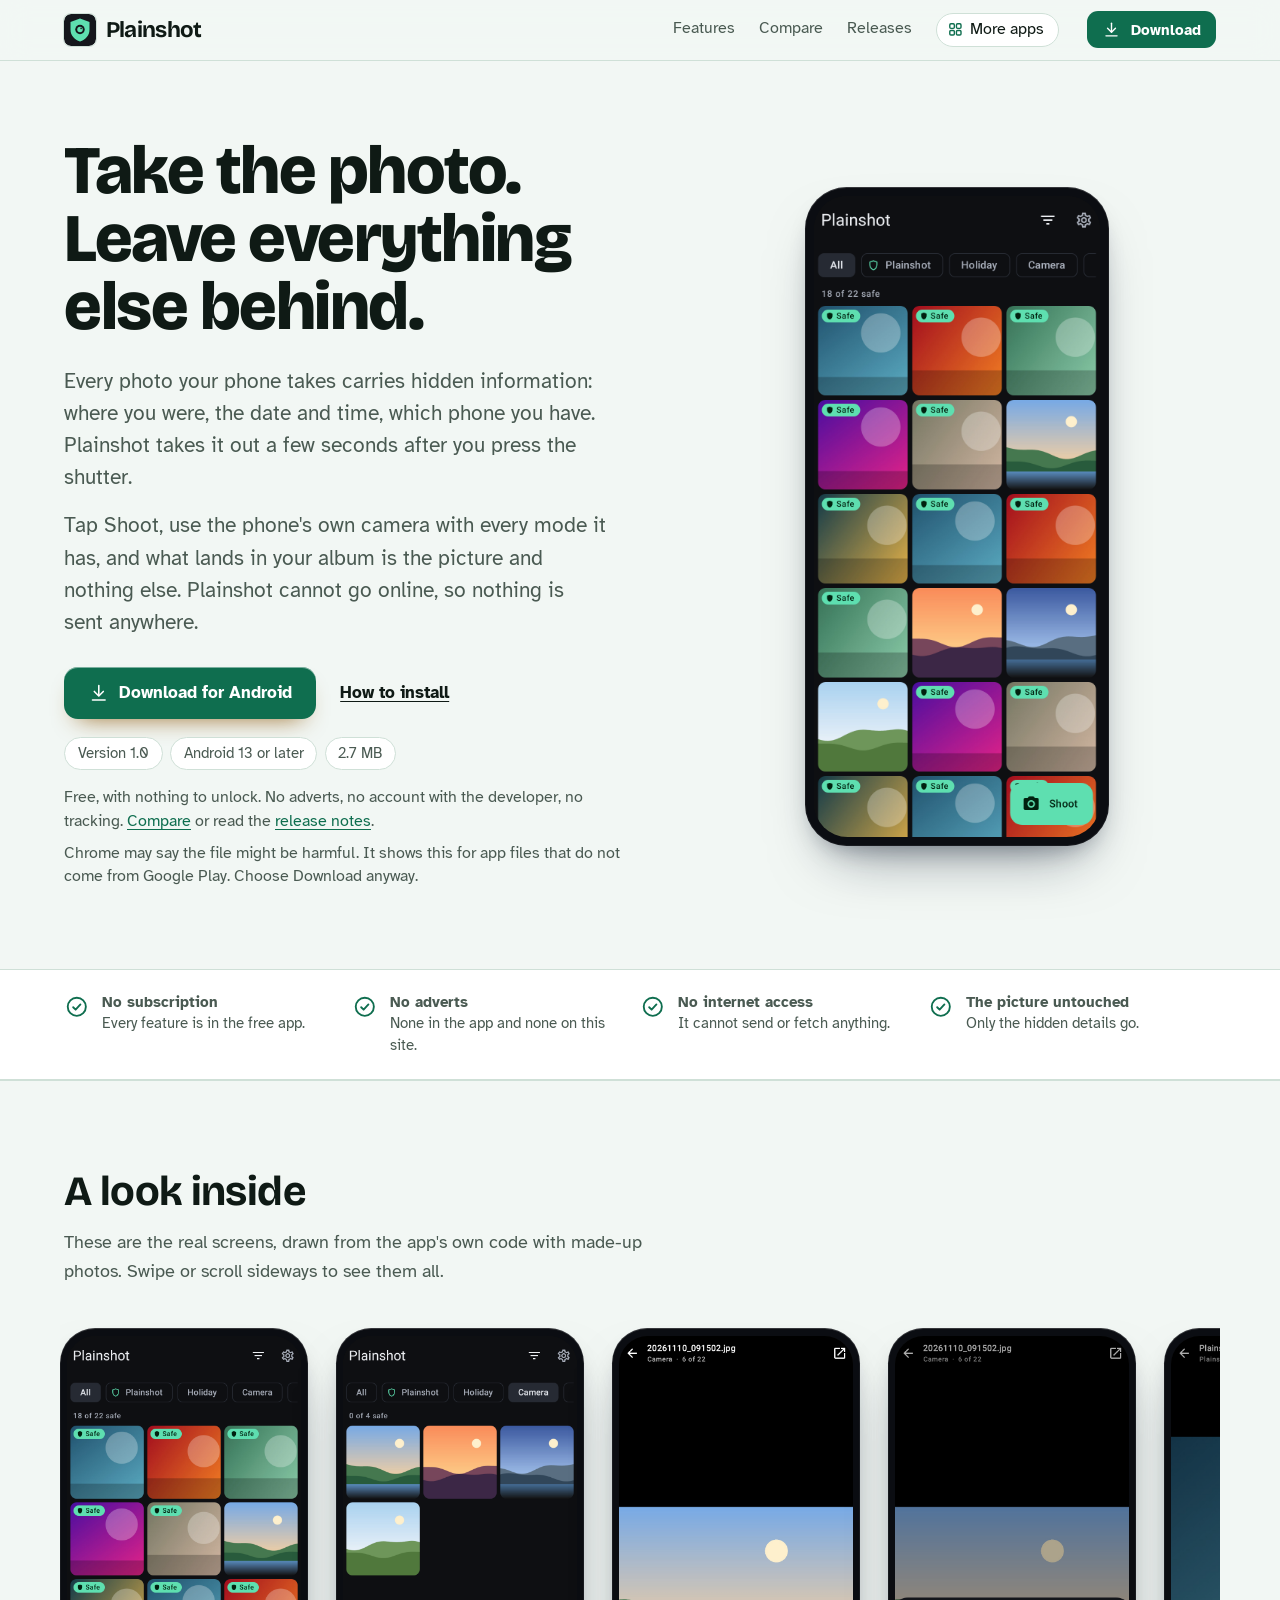
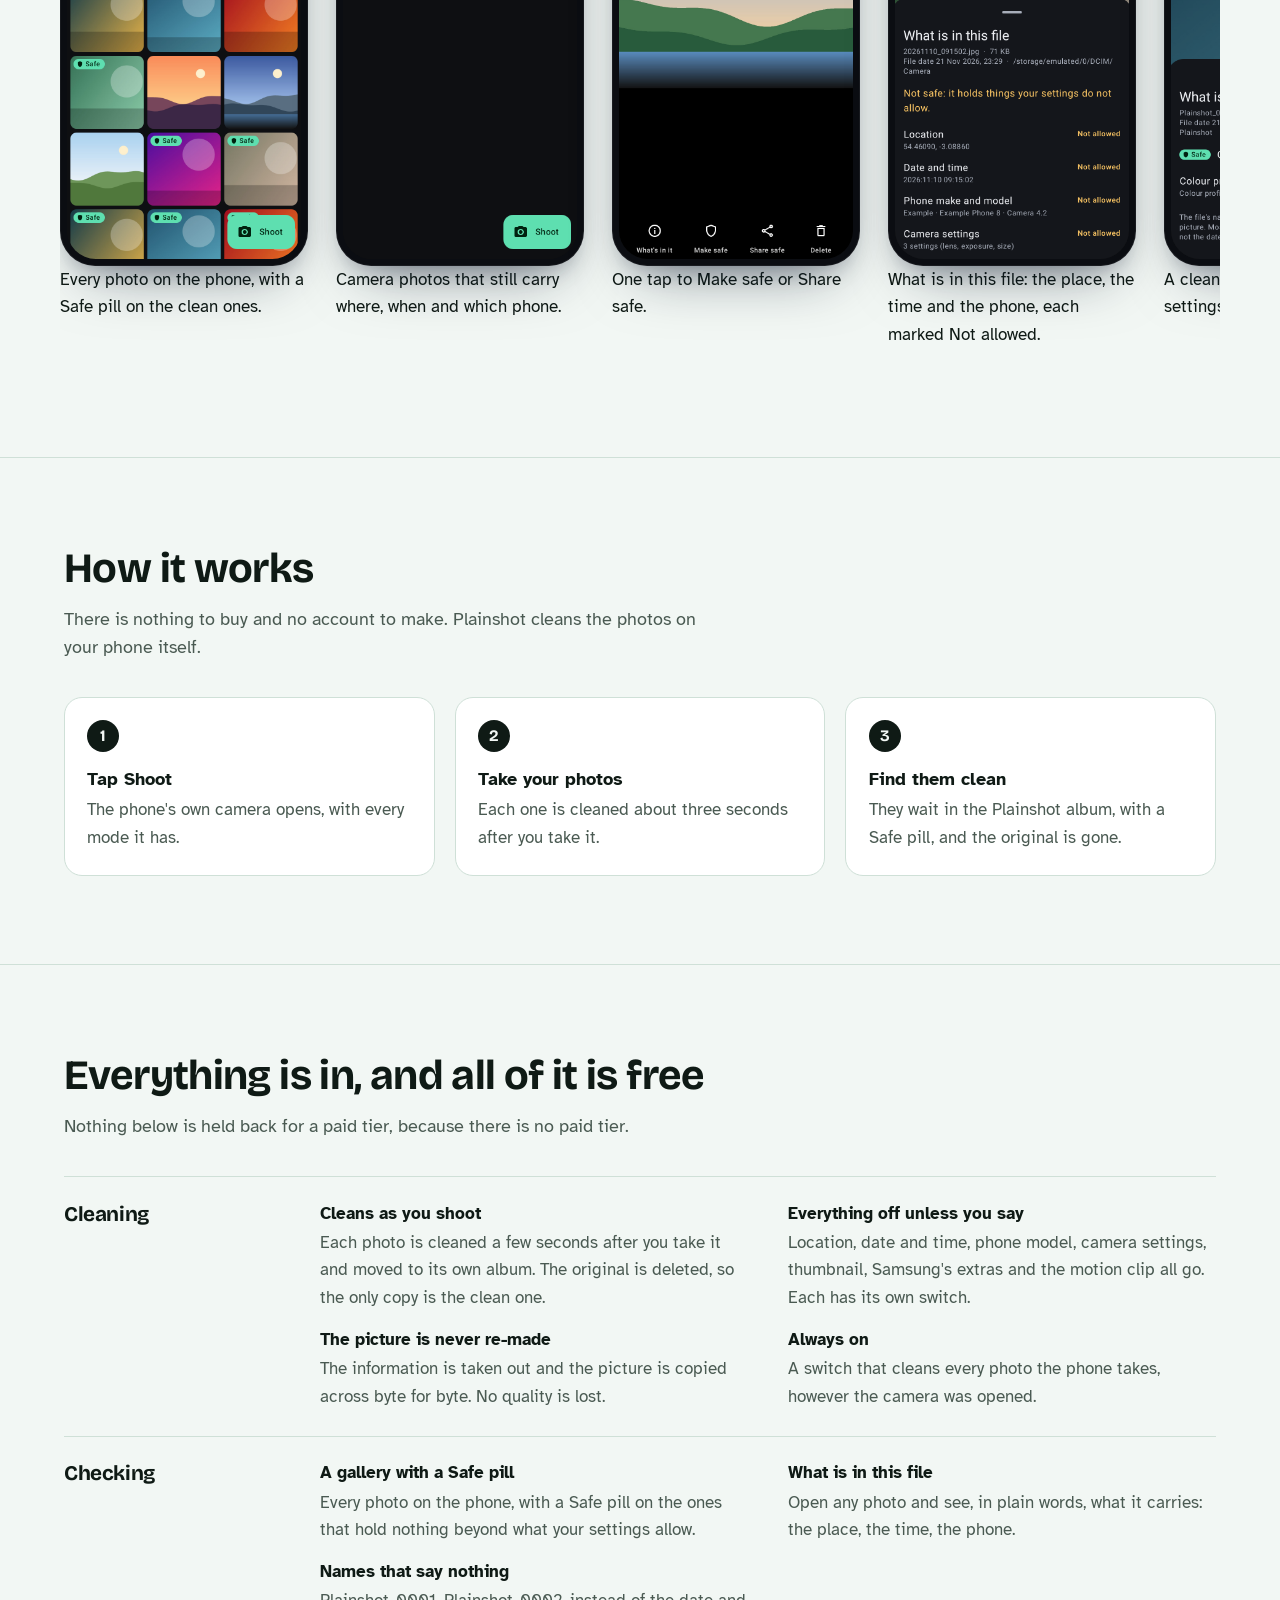
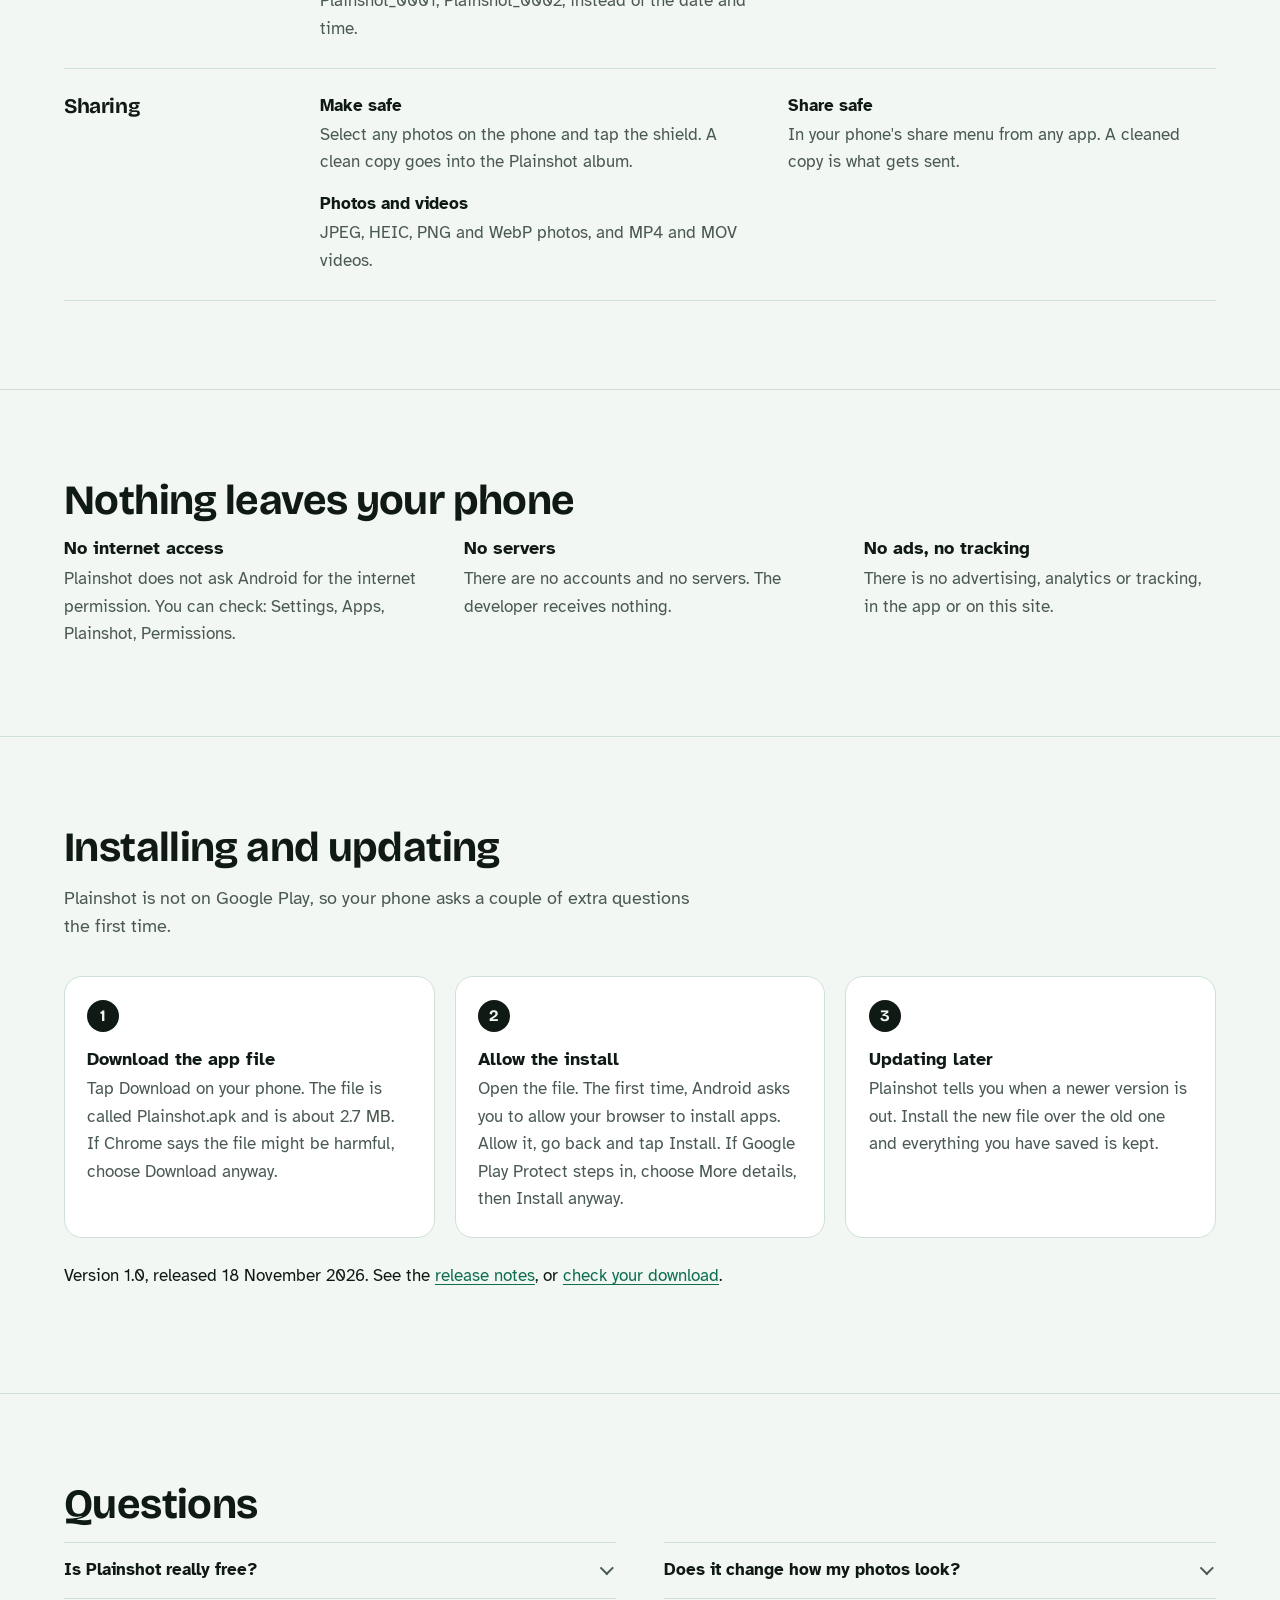
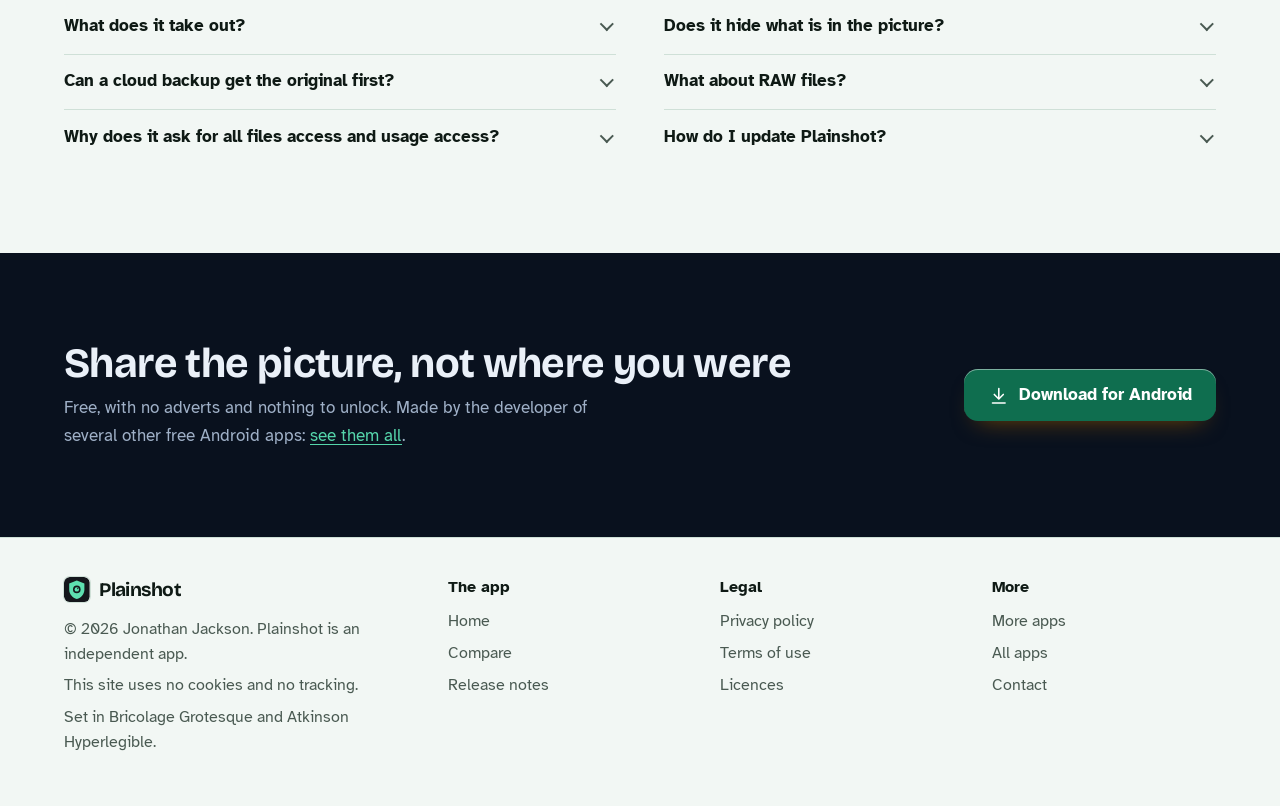
<file: index.html>
<!DOCTYPE html>
<html lang="en-GB">
<head>
<meta charset="utf-8">
<meta name="viewport" content="width=device-width, initial-scale=1">
<title>Plainshot: take the photo, leave the hidden details behind</title>
<meta name="description" content="Plainshot is a free Android app that takes the location, date and phone details out of every photo a few seconds after you take it. It has no internet access at all. No adverts, no account.">
<meta name="author" content="Jonathan Jackson">
<link rel="canonical" href="https://customgpter.github.io/plainshot/">
<meta name="theme-color" content="#f2f7f4" media="(prefers-color-scheme: light)">
<meta name="theme-color" content="#0e0f12" media="(prefers-color-scheme: dark)">
<meta property="og:type" content="website">
<meta property="og:site_name" content="Plainshot">
<meta property="og:title" content="Plainshot: take the photo, leave the hidden details behind">
<meta property="og:description" content="Plainshot is a free Android app that takes the location, date and phone details out of every photo a few seconds after you take it. It has no internet access at all. No adverts, no account.">
<meta property="og:url" content="https://customgpter.github.io/plainshot/">
<meta property="og:image" content="https://customgpter.github.io/plainshot/assets/og.png">
<meta property="og:image:width" content="1200">
<meta property="og:image:height" content="630">
<meta property="og:image:alt" content="Plainshot&#x27;s gallery, with a Safe pill on the cleaned photos">
<meta property="og:locale" content="en_GB">
<meta name="twitter:card" content="summary_large_image">
<link rel="icon" href="./assets/favicon.svg" type="image/svg+xml">
<link rel="apple-touch-icon" href="./assets/apple-touch-icon.png">
<link rel="preload" href="./assets/fonts/bricolage-grotesque-latin.woff2" as="font" type="font/woff2" crossorigin>
<link rel="preload" href="./assets/fonts/atkinson-hyperlegible-latin-400-normal.woff2" as="font" type="font/woff2" crossorigin>
<link rel="stylesheet" href="./assets/site.css?v=1">
<link rel="stylesheet" href="./assets/house.css?v=1">
<link rel="stylesheet" href="./assets/apps-list.css?v=1">
<script src="./assets/apps-list.js?v=1" defer></script>
<script type="application/ld+json">{"@context":"https://schema.org","@type":"SoftwareApplication","name":"Plainshot","url":"https://customgpter.github.io/plainshot/","description":"Plainshot is a free Android app that takes the location, date and phone details out of every photo a few seconds after you take it. It has no internet access at all. No adverts, no account.","applicationCategory":"PhotographyApplication","operatingSystem":"Android 13 or later","softwareVersion":"1.0","downloadUrl":"https://github.com/CustomGPTer/plainshot/releases/latest/download/Plainshot.apk","releaseNotes":"https://customgpter.github.io/plainshot/releases.html","offers":{"@type":"Offer","price":"0","priceCurrency":"GBP"},"inLanguage":"en-GB","image":"https://customgpter.github.io/plainshot/assets/og.png","featureList":["Cleans as you shoot","Everything off unless you say","The picture is never re-made","Always on","A gallery with a Safe pill","What is in this file","Names that say nothing","Make safe","Share safe","Photos and videos"],"author":{"@type":"Person","name":"Jonathan Jackson"}}</script>
<script type="application/ld+json">{"@context":"https://schema.org","@type":"FAQPage","mainEntity":[{"@type":"Question","name":"Is Plainshot really free?","acceptedAnswer":{"@type":"Answer","text":"Yes. There is no paid version, no subscription and no adverts. See the comparison."}},{"@type":"Question","name":"Does it change how my photos look?","acceptedAnswer":{"@type":"Answer","text":"No. It uses the phone's own camera, and the picture is copied across byte for byte. Only the hidden information is taken out."}},{"@type":"Question","name":"What does it take out?","acceptedAnswer":{"@type":"Answer","text":"Location, date and time, phone model, camera settings, the small preview, Samsung's extras and the motion clip. Each can be kept with its own switch."}},{"@type":"Question","name":"Does it hide what is in the picture?","acceptedAnswer":{"@type":"Answer","text":"No. A street sign, a face or a reflection in the picture is still in the picture."}},{"@type":"Question","name":"Can a cloud backup get the original first?","acceptedAnswer":{"@type":"Answer","text":"It can. The camera saves each shot with its information and Plainshot cleans it about three seconds later. A backup that uploads the instant a photo is saved could take the original."}},{"@type":"Question","name":"What about RAW files?","acceptedAnswer":{"@type":"Answer","text":"They are left where the camera put them and never get the Safe pill. HEIC photos keep their rotation and colour, because in a HEIC file those are part of the picture."}},{"@type":"Question","name":"Why does it ask for all files access and usage access?","acceptedAnswer":{"@type":"Answer","text":"All files access lets it clean photos in the Camera folder. Usage access lets it see when the camera closes. Android locks usage access for downloaded apps; the app shows how to allow it."}},{"@type":"Question","name":"How do I update Plainshot?","acceptedAnswer":{"@type":"Answer","text":"Plainshot has no internet access, so it cannot tell you about new versions. Look at the release notes now and then, and install a new version over the old one."}}]}</script>
</head>
<body>
<a class="skip" href="#main">Skip to content</a>
<header class="masthead">
<div class="wrap">
<a class="brand" href="./" aria-label="Plainshot home"><svg viewBox="0 0 64 64" aria-hidden="true"><rect width="64" height="64" rx="14" fill="#15171c"/><path d="M32 9l19 7v15c0 12-8 20.5-19 24-11-3.5-19-12-19-24V16z" fill="#5edfb0"/><circle cx="32" cy="31" r="9.5" fill="#15171c"/><circle cx="32" cy="31" r="5.5" fill="#5edfb0"/><circle cx="34.2" cy="28.8" r="1.6" fill="#15171c"/></svg><span>Plainshot</span></a>
<nav aria-label="Main"><ul><li><a href="./#features">Features</a></li><li><a href="./compare.html">Compare</a></li><li><a href="./releases.html">Releases</a></li><li><a class="more-apps" href="./more-apps.html"><svg class="ico" viewBox="0 0 24 24" aria-hidden="true"><rect x="4" y="4" width="6.5" height="6.5" rx="1.6"/><rect x="13.5" y="4" width="6.5" height="6.5" rx="1.6"/><rect x="4" y="13.5" width="6.5" height="6.5" rx="1.6"/><rect x="13.5" y="13.5" width="6.5" height="6.5" rx="1.6"/></svg>More apps</a></li></ul></nav>
<a class="button small" href="https://github.com/CustomGPTer/plainshot/releases/latest/download/Plainshot.apk"><svg class="ico" viewBox="0 0 24 24" aria-hidden="true"><path d="M12 4v11"/><path d="M7 10.5l5 5 5-5"/><path d="M5 20h14"/></svg>Download</a>
</div>
</header>
<main id="main">
<div class="hero">
<div class="wrap hero-grid">
<div class="hero-copy">
<h1>Take the photo. Leave everything else behind.</h1>
<p class="lede">Every photo your phone takes carries hidden information: where you were, the date and time, which phone you have. Plainshot takes it out a few seconds after you press the shutter.</p><p class="lede">Tap Shoot, use the phone's own camera with every mode it has, and what lands in your album is the picture and nothing else. Plainshot cannot go online, so nothing is sent anywhere.</p>

<p class="get" id="download"><a class="button" href="https://github.com/CustomGPTer/plainshot/releases/latest/download/Plainshot.apk"><svg class="ico" viewBox="0 0 24 24" aria-hidden="true"><path d="M12 4v11"/><path d="M7 10.5l5 5 5-5"/><path d="M5 20h14"/></svg>Download for Android</a><a class="aside" href="#install">How to install</a></p>
<ul class="pills"><li>Version 1.0</li><li>Android 13 or later</li><li>2.7 MB</li></ul>
<p class="facts">Free, with nothing to unlock. No adverts, no account with the developer, no tracking. <a href="compare.html">Compare</a> or read the <a href="releases.html">release notes</a>.</p>
<p class="facts">Chrome may say the file might be harmful. It shows this for app files that do not come from Google Play. Choose Download anyway.</p>
</div>
<div class="hero-phone"><div class="phone"><img src="./assets/screens/gallery.png" alt="Every photo on the phone, with a Safe pill on the clean ones." width="393" height="852" fetchpriority="high"></div></div>
</div>
</div>

<section class="promises" aria-label="In short">
<div class="wrap"><ul><li><svg class="ico" viewBox="0 0 24 24" aria-hidden="true"><circle cx="12" cy="12" r="8.5"/><path d="M8.6 12.4l2.3 2.3 4.5-4.9"/></svg><span><b>No subscription</b><span>Every feature is in the free app.</span></span></li><li><svg class="ico" viewBox="0 0 24 24" aria-hidden="true"><circle cx="12" cy="12" r="8.5"/><path d="M8.6 12.4l2.3 2.3 4.5-4.9"/></svg><span><b>No adverts</b><span>None in the app and none on this site.</span></span></li><li><svg class="ico" viewBox="0 0 24 24" aria-hidden="true"><circle cx="12" cy="12" r="8.5"/><path d="M8.6 12.4l2.3 2.3 4.5-4.9"/></svg><span><b>No internet access</b><span>It cannot send or fetch anything.</span></span></li><li><svg class="ico" viewBox="0 0 24 24" aria-hidden="true"><circle cx="12" cy="12" r="8.5"/><path d="M8.6 12.4l2.3 2.3 4.5-4.9"/></svg><span><b>The picture untouched</b><span>Only the hidden details go.</span></span></li></ul></div>
</section>

<section id="screens" aria-labelledby="screens-h">
<div class="wrap">
<h2 id="screens-h">A look inside</h2>
<p class="intro">These are the real screens, drawn from the app&#x27;s own code with made-up photos. Swipe or scroll sideways to see them all.</p>
<div class="gallery" tabindex="0" role="region" aria-label="Screens from Plainshot"><figure class="shot"><div class="phone"><img src="./assets/screens/gallery.png" alt="Every photo on the phone, with a Safe pill on the clean ones." width="393" height="852" loading="eager" decoding="async"></div><figcaption>Every photo on the phone, with a Safe pill on the clean ones.</figcaption></figure><figure class="shot"><div class="phone"><img src="./assets/screens/camera.png" alt="Camera photos that still carry where, when and which phone." width="393" height="852" loading="eager" decoding="async"></div><figcaption>Camera photos that still carry where, when and which phone.</figcaption></figure><figure class="shot"><div class="phone"><img src="./assets/screens/viewer.png" alt="One tap to Make safe or Share safe." width="393" height="852" loading="eager" decoding="async"></div><figcaption>One tap to Make safe or Share safe.</figcaption></figure><figure class="shot"><div class="phone"><img src="./assets/screens/info.png" alt="What is in this file: the place, the time and the phone, each marked Not allowed." width="393" height="852" loading="eager" decoding="async"></div><figcaption>What is in this file: the place, the time and the phone, each marked Not allowed.</figcaption></figure><figure class="shot"><div class="phone"><img src="./assets/screens/info-safe.png" alt="A cleaned photo: only what your settings allow." width="393" height="852" loading="eager" decoding="async"></div><figcaption>A cleaned photo: only what your settings allow.</figcaption></figure><figure class="shot"><div class="phone"><img src="./assets/screens/settings.png" alt="Everything is taken out, unless you switch it on here." width="393" height="852" loading="eager" decoding="async"></div><figcaption>Everything is taken out, unless you switch it on here.</figcaption></figure><figure class="shot"><div class="phone"><img src="./assets/screens/more.png" alt="Videos, file dates and the Plainshot album." width="393" height="852" loading="eager" decoding="async"></div><figcaption>Videos, file dates and the Plainshot album.</figcaption></figure><figure class="shot"><div class="phone"><img src="./assets/screens/setup.png" alt="Setting up: the three switches Plainshot needs, and why." width="393" height="852" loading="eager" decoding="async"></div><figcaption>Setting up: the three switches Plainshot needs, and why.</figcaption></figure></div>
</div>
</section>

<section id="how" aria-labelledby="how-h">
<div class="wrap">
<h2 id="how-h">How it works</h2>
<p class="intro">There is nothing to buy and no account to make. Plainshot cleans the photos on your phone itself.</p>
<ol class="steps"><li><h3>Tap Shoot</h3><p>The phone's own camera opens, with every mode it has.</p></li><li><h3>Take your photos</h3><p>Each one is cleaned about three seconds after you take it.</p></li><li><h3>Find them clean</h3><p>They wait in the Plainshot album, with a Safe pill, and the original is gone.</p></li></ol>
</div>
</section>

<section id="features" aria-labelledby="features-h">
<div class="wrap">
<h2 id="features-h">Everything is in, and all of it is free</h2>
<p class="intro">Nothing below is held back for a paid tier, because there is no paid tier.</p>
<div class="groups"><div class="group"><h3>Cleaning</h3><dl><div><dt>Cleans as you shoot</dt><dd>Each photo is cleaned a few seconds after you take it and moved to its own album. The original is deleted, so the only copy is the clean one.</dd></div><div><dt>Everything off unless you say</dt><dd>Location, date and time, phone model, camera settings, thumbnail, Samsung's extras and the motion clip all go. Each has its own switch.</dd></div><div><dt>The picture is never re-made</dt><dd>The information is taken out and the picture is copied across byte for byte. No quality is lost.</dd></div><div><dt>Always on</dt><dd>A switch that cleans every photo the phone takes, however the camera was opened.</dd></div></dl></div><div class="group"><h3>Checking</h3><dl><div><dt>A gallery with a Safe pill</dt><dd>Every photo on the phone, with a Safe pill on the ones that hold nothing beyond what your settings allow.</dd></div><div><dt>What is in this file</dt><dd>Open any photo and see, in plain words, what it carries: the place, the time, the phone.</dd></div><div><dt>Names that say nothing</dt><dd>Plainshot_0001, Plainshot_0002, instead of the date and time.</dd></div></dl></div><div class="group"><h3>Sharing</h3><dl><div><dt>Make safe</dt><dd>Select any photos on the phone and tap the shield. A clean copy goes into the Plainshot album.</dd></div><div><dt>Share safe</dt><dd>In your phone's share menu from any app. A cleaned copy is what gets sent.</dd></div><div><dt>Photos and videos</dt><dd>JPEG, HEIC, PNG and WebP photos, and MP4 and MOV videos.</dd></div></dl></div></div>
</div>
</section>

<section id="privacy" aria-labelledby="privacy-h">
<div class="wrap">
<h2 id="privacy-h">Nothing leaves your phone</h2>
<ul class="plain"><li><h3>No internet access</h3><p>Plainshot does not ask Android for the internet permission. You can check: Settings, Apps, Plainshot, Permissions.</p></li><li><h3>No servers</h3><p>There are no accounts and no servers. The developer receives nothing.</p></li><li><h3>No ads, no tracking</h3><p>There is no advertising, analytics or tracking, in the app or on this site.</p></li></ul>
</div>
</section>

<section id="install" aria-labelledby="install-h">
<div class="wrap">
<h2 id="install-h">Installing and updating</h2>
<p class="intro">Plainshot is not on Google Play, so your phone asks a couple of extra questions the first time.</p>
<ol class="steps"><li><h3>Download the app file</h3><p>Tap Download on your phone. The file is called Plainshot.apk and is about 2.7 MB. If Chrome says the file might be harmful, choose Download anyway.</p></li><li><h3>Allow the install</h3><p>Open the file. The first time, Android asks you to allow your browser to install apps. Allow it, go back and tap Install. If Google Play Protect steps in, choose More details, then Install anyway.</p></li><li><h3>Updating later</h3><p>Plainshot tells you when a newer version is out. Install the new file over the old one and everything you have saved is kept.</p></li></ol>
<p class="after-table">Version 1.0, released 18 November 2026. See the <a href="releases.html">release notes</a>, or <a href="releases.html#checking">check your download</a>.</p>
</div>
</section>

<section id="questions" aria-labelledby="questions-h">
<div class="wrap">
<h2 id="questions-h">Questions</h2>
<div class="faq"><details><summary>Is Plainshot really free?</summary><p>Yes. There is no paid version, no subscription and no adverts. <a href="compare.html">See the comparison</a>.</p></details><details><summary>Does it change how my photos look?</summary><p>No. It uses the phone's own camera, and the picture is copied across byte for byte. Only the hidden information is taken out.</p></details><details><summary>What does it take out?</summary><p>Location, date and time, phone model, camera settings, the small preview, Samsung's extras and the motion clip. Each can be kept with its own switch.</p></details><details><summary>Does it hide what is in the picture?</summary><p>No. A street sign, a face or a reflection in the picture is still in the picture.</p></details><details><summary>Can a cloud backup get the original first?</summary><p>It can. The camera saves each shot with its information and Plainshot cleans it about three seconds later. A backup that uploads the instant a photo is saved could take the original.</p></details><details><summary>What about RAW files?</summary><p>They are left where the camera put them and never get the Safe pill. HEIC photos keep their rotation and colour, because in a HEIC file those are part of the picture.</p></details><details><summary>Why does it ask for all files access and usage access?</summary><p>All files access lets it clean photos in the Camera folder. Usage access lets it see when the camera closes. Android locks usage access for downloaded apps; the app shows how to allow it.</p></details><details><summary>How do I update Plainshot?</summary><p>Plainshot has no internet access, so it cannot tell you about new versions. Look at the release notes now and then, and install a new version over the old one.</p></details></div>
</div>
</section>

<section class="closing" aria-labelledby="closing-h">
<div class="wrap">
<div><h2 id="closing-h">Share the picture, not where you were</h2><p>Free, with no adverts and nothing to unlock. Made by the developer of several other free Android apps: <a href="more-apps.html">see them all</a>.</p></div>
<a class="button" href="https://github.com/CustomGPTer/plainshot/releases/latest/download/Plainshot.apk"><svg class="ico" viewBox="0 0 24 24" aria-hidden="true"><path d="M12 4v11"/><path d="M7 10.5l5 5 5-5"/><path d="M5 20h14"/></svg>Download for Android</a>
</div>
</section>
</main>
<footer class="colophon">
<div class="wrap">
<div>
<a class="brand" href="./" aria-label="Plainshot home"><svg viewBox="0 0 64 64" aria-hidden="true"><rect width="64" height="64" rx="14" fill="#15171c"/><path d="M32 9l19 7v15c0 12-8 20.5-19 24-11-3.5-19-12-19-24V16z" fill="#5edfb0"/><circle cx="32" cy="31" r="9.5" fill="#15171c"/><circle cx="32" cy="31" r="5.5" fill="#5edfb0"/><circle cx="34.2" cy="28.8" r="1.6" fill="#15171c"/></svg><span>Plainshot</span></a>
<p>&copy; 2026 Jonathan Jackson. Plainshot is an independent app.</p>
<p>This site uses no cookies and no tracking.</p>
<p>Set in Bricolage Grotesque and Atkinson Hyperlegible.</p>
</div>
<nav aria-label="The app"><h2>The app</h2><ul>
<li><a href="./">Home</a></li>
<li><a href="./compare.html">Compare</a></li>
<li><a href="./releases.html">Release notes</a></li>

</ul></nav>
<nav aria-label="Legal"><h2>Legal</h2><ul>
<li><a href="./privacy.html">Privacy policy</a></li>
<li><a href="./terms.html">Terms of use</a></li>
<li><a href="./licences.html">Licences</a></li>
</ul></nav>
<nav aria-label="More"><h2>More</h2><ul>
<li><a href="./more-apps.html">More apps</a></li>
<li><a href="https://customgpter.github.io/">All apps</a></li>
<li><a href="https://github.com/CustomGPTer/plainshot/issues">Contact</a></li>
</ul></nav>
</div>
</footer>
</body>
</html>
</file>
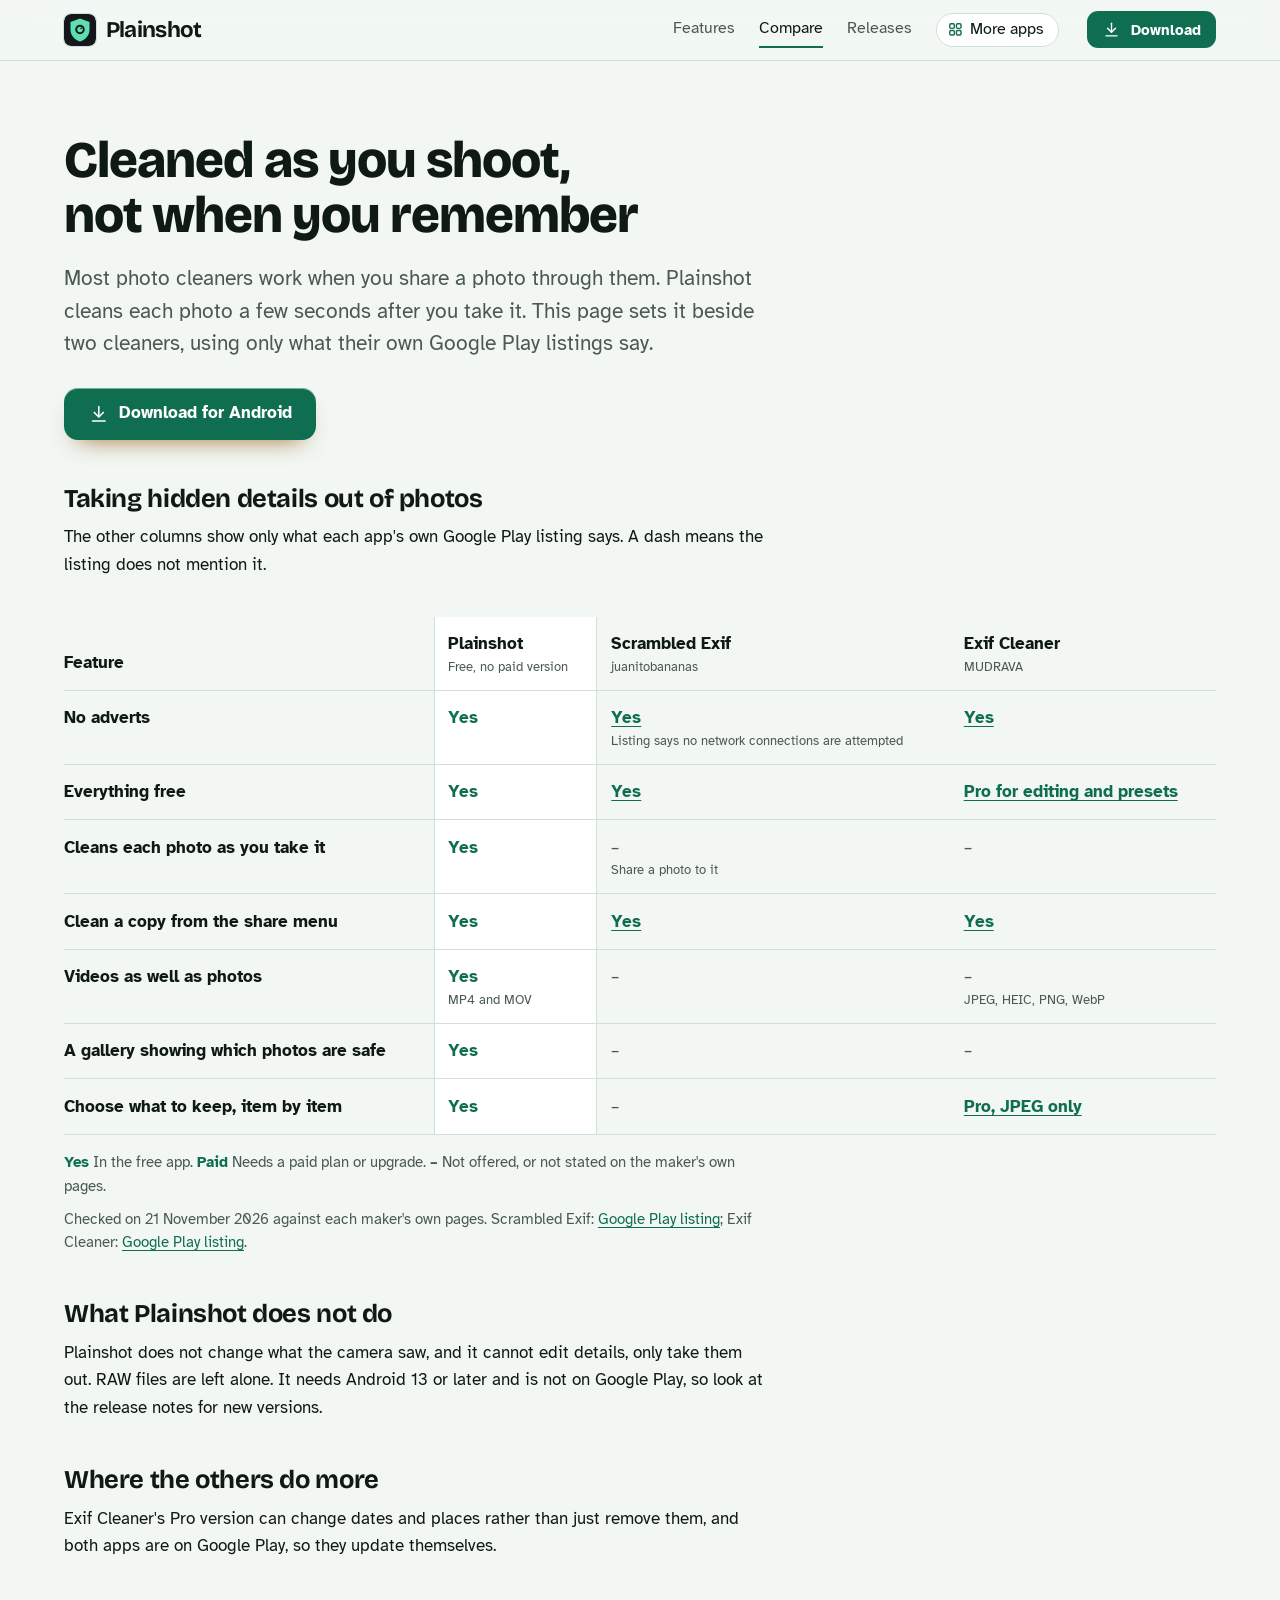
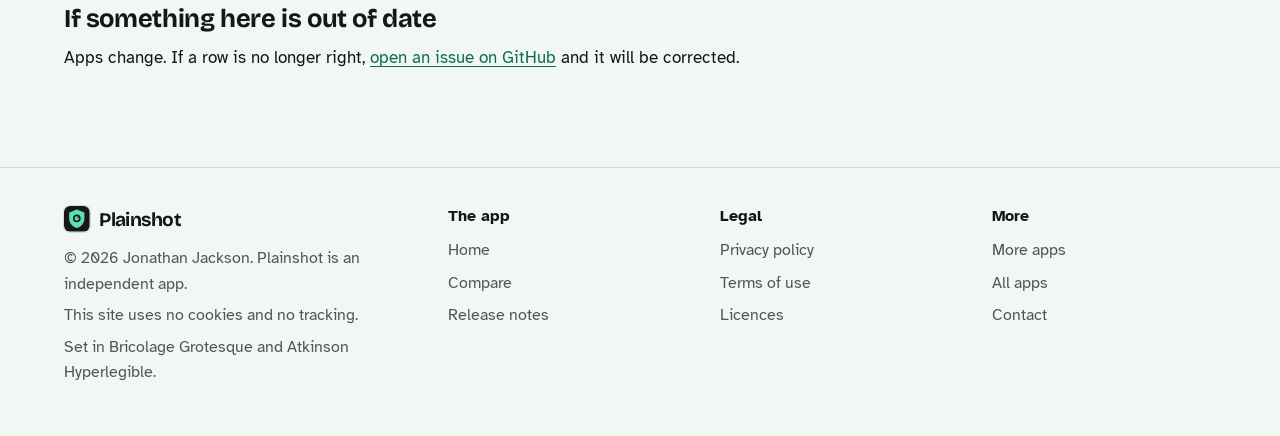
<file: compare.html>
<!DOCTYPE html>
<html lang="en-GB">
<head>
<meta charset="utf-8">
<meta name="viewport" content="width=device-width, initial-scale=1">
<title>Plainshot compared with other photo cleaners</title>
<meta name="description" content="How Plainshot compares with Scrambled Exif and Exif Cleaner, row by row, with each claim linked to the app&#x27;s own Google Play listing.">
<meta name="author" content="Jonathan Jackson">
<link rel="canonical" href="https://customgpter.github.io/plainshot/compare.html">
<meta name="theme-color" content="#f2f7f4" media="(prefers-color-scheme: light)">
<meta name="theme-color" content="#0e0f12" media="(prefers-color-scheme: dark)">
<meta property="og:type" content="website">
<meta property="og:site_name" content="Plainshot">
<meta property="og:title" content="Plainshot compared with other photo cleaners">
<meta property="og:description" content="How Plainshot compares with Scrambled Exif and Exif Cleaner, row by row, with each claim linked to the app&#x27;s own Google Play listing.">
<meta property="og:url" content="https://customgpter.github.io/plainshot/compare.html">
<meta property="og:image" content="https://customgpter.github.io/plainshot/assets/og.png">
<meta property="og:image:width" content="1200">
<meta property="og:image:height" content="630">
<meta property="og:image:alt" content="Plainshot&#x27;s gallery, with a Safe pill on the cleaned photos">
<meta property="og:locale" content="en_GB">
<meta name="twitter:card" content="summary_large_image">
<link rel="icon" href="./assets/favicon.svg" type="image/svg+xml">
<link rel="apple-touch-icon" href="./assets/apple-touch-icon.png">
<link rel="preload" href="./assets/fonts/bricolage-grotesque-latin.woff2" as="font" type="font/woff2" crossorigin>
<link rel="preload" href="./assets/fonts/atkinson-hyperlegible-latin-400-normal.woff2" as="font" type="font/woff2" crossorigin>
<link rel="stylesheet" href="./assets/site.css?v=1">
<link rel="stylesheet" href="./assets/house.css?v=1">
<link rel="stylesheet" href="./assets/apps-list.css?v=1">
<script src="./assets/apps-list.js?v=1" defer></script>
</head>
<body>
<a class="skip" href="#main">Skip to content</a>
<header class="masthead">
<div class="wrap">
<a class="brand" href="./" aria-label="Plainshot home"><svg viewBox="0 0 64 64" aria-hidden="true"><rect width="64" height="64" rx="14" fill="#15171c"/><path d="M32 9l19 7v15c0 12-8 20.5-19 24-11-3.5-19-12-19-24V16z" fill="#5edfb0"/><circle cx="32" cy="31" r="9.5" fill="#15171c"/><circle cx="32" cy="31" r="5.5" fill="#5edfb0"/><circle cx="34.2" cy="28.8" r="1.6" fill="#15171c"/></svg><span>Plainshot</span></a>
<nav aria-label="Main"><ul><li><a href="./#features">Features</a></li><li><a href="./compare.html" aria-current="page">Compare</a></li><li><a href="./releases.html">Releases</a></li><li><a class="more-apps" href="./more-apps.html"><svg class="ico" viewBox="0 0 24 24" aria-hidden="true"><rect x="4" y="4" width="6.5" height="6.5" rx="1.6"/><rect x="13.5" y="4" width="6.5" height="6.5" rx="1.6"/><rect x="4" y="13.5" width="6.5" height="6.5" rx="1.6"/><rect x="13.5" y="13.5" width="6.5" height="6.5" rx="1.6"/></svg>More apps</a></li></ul></nav>
<a class="button small" href="https://github.com/CustomGPTer/plainshot/releases/latest/download/Plainshot.apk"><svg class="ico" viewBox="0 0 24 24" aria-hidden="true"><path d="M12 4v11"/><path d="M7 10.5l5 5 5-5"/><path d="M5 20h14"/></svg>Download</a>
</div>
</header>
<main id="main" class="doc">
<div class="wrap">
<div class="measure">
<h1>Cleaned as you shoot, not when you remember</h1>
<p class="lede">Most photo cleaners work when you share a photo through them. Plainshot cleans each photo a few seconds after you take it. This page sets it beside two cleaners, using only what their own Google Play listings say.</p>
<p class="get"><a class="button" href="https://github.com/CustomGPTer/plainshot/releases/latest/download/Plainshot.apk"><svg class="ico" viewBox="0 0 24 24" aria-hidden="true"><path d="M12 4v11"/><path d="M7 10.5l5 5 5-5"/><path d="M5 20h14"/></svg>Download for Android</a></p>
<h2 id="table">Taking hidden details out of photos</h2>
<p>The other columns show only what each app's own Google Play listing says. A dash means the listing does not mention it.</p>
</div>
<div class="scroll">
<table class="cmp">
<thead><tr><th scope="col">Feature</th><th scope="col" class="ours">Plainshot<small>Free, no paid version</small></th><th scope="col">Scrambled Exif<small>juanitobananas</small></th><th scope="col">Exif Cleaner<small>MUDRAVA</small></th></tr></thead>
<tbody>
<tr><th scope="row">No adverts</th><td class="yes ours"><span class="app">Plainshot</span><span class="v">Yes</span></td><td class="yes"><span class="app">Scrambled Exif</span><span class="v"><a href="https://play.google.com/store/apps/details?id=com.jarsilio.android.scrambledeggsif">Yes</a><small>Listing says no network connections are attempted</small></span></td><td class="yes"><span class="app">Exif Cleaner</span><span class="v"><a href="https://play.google.com/store/apps/details?id=com.mudrava.exifcleaner">Yes</a></span></td></tr>
<tr><th scope="row">Everything free</th><td class="yes ours"><span class="app">Plainshot</span><span class="v">Yes</span></td><td class="yes"><span class="app">Scrambled Exif</span><span class="v"><a href="https://play.google.com/store/apps/details?id=com.jarsilio.android.scrambledeggsif">Yes</a></span></td><td class="pay"><span class="app">Exif Cleaner</span><span class="v"><a href="https://play.google.com/store/apps/details?id=com.mudrava.exifcleaner">Pro for editing and presets</a></span></td></tr>
<tr><th scope="row">Cleans each photo as you take it</th><td class="yes ours"><span class="app">Plainshot</span><span class="v">Yes</span></td><td class="na"><span class="app">Scrambled Exif</span><span class="v">&ndash;<small>Share a photo to it</small></span></td><td class="na"><span class="app">Exif Cleaner</span><span class="v">&ndash;</span></td></tr>
<tr><th scope="row">Clean a copy from the share menu</th><td class="yes ours"><span class="app">Plainshot</span><span class="v">Yes</span></td><td class="yes"><span class="app">Scrambled Exif</span><span class="v"><a href="https://play.google.com/store/apps/details?id=com.jarsilio.android.scrambledeggsif">Yes</a></span></td><td class="yes"><span class="app">Exif Cleaner</span><span class="v"><a href="https://play.google.com/store/apps/details?id=com.mudrava.exifcleaner">Yes</a></span></td></tr>
<tr><th scope="row">Videos as well as photos</th><td class="yes ours"><span class="app">Plainshot</span><span class="v">Yes<small>MP4 and MOV</small></span></td><td class="na"><span class="app">Scrambled Exif</span><span class="v">&ndash;</span></td><td class="na"><span class="app">Exif Cleaner</span><span class="v">&ndash;<small>JPEG, HEIC, PNG, WebP</small></span></td></tr>
<tr><th scope="row">A gallery showing which photos are safe</th><td class="yes ours"><span class="app">Plainshot</span><span class="v">Yes</span></td><td class="na"><span class="app">Scrambled Exif</span><span class="v">&ndash;</span></td><td class="na"><span class="app">Exif Cleaner</span><span class="v">&ndash;</span></td></tr>
<tr><th scope="row">Choose what to keep, item by item</th><td class="yes ours"><span class="app">Plainshot</span><span class="v">Yes</span></td><td class="na"><span class="app">Scrambled Exif</span><span class="v">&ndash;</span></td><td class="pay"><span class="app">Exif Cleaner</span><span class="v"><a href="https://play.google.com/store/apps/details?id=com.mudrava.exifcleaner">Pro, JPEG only</a></span></td></tr>
</tbody>
</table>
</div>
<div class="measure">
<p class="key"><strong class="yes">Yes</strong> In the free app. <strong class="pay">Paid</strong> Needs a paid plan or upgrade. <strong>&ndash;</strong> Not offered, or not stated on the maker's own pages.</p>
<p class="key">Checked on 21 November 2026 against each maker's own pages. Scrambled Exif: <a href="https://play.google.com/store/apps/details?id=com.jarsilio.android.scrambledeggsif">Google Play listing</a>; Exif Cleaner: <a href="https://play.google.com/store/apps/details?id=com.mudrava.exifcleaner">Google Play listing</a>.</p>
<h2>What Plainshot does not do</h2><p>Plainshot does not change what the camera saw, and it cannot edit details, only take them out. RAW files are left alone. It needs Android 13 or later and is not on Google Play, so look at the release notes for new versions.</p><h2>Where the others do more</h2><p>Exif Cleaner's Pro version can change dates and places rather than just remove them, and both apps are on Google Play, so they update themselves.</p>
<h2 id="wrong">If something here is out of date</h2>
<p>Apps change. If a row is no longer right, <a href="https://github.com/CustomGPTer/plainshot/issues">open an issue on GitHub</a> and it will be corrected.</p>
</div>
</div>
</main>
<footer class="colophon">
<div class="wrap">
<div>
<a class="brand" href="./" aria-label="Plainshot home"><svg viewBox="0 0 64 64" aria-hidden="true"><rect width="64" height="64" rx="14" fill="#15171c"/><path d="M32 9l19 7v15c0 12-8 20.5-19 24-11-3.5-19-12-19-24V16z" fill="#5edfb0"/><circle cx="32" cy="31" r="9.5" fill="#15171c"/><circle cx="32" cy="31" r="5.5" fill="#5edfb0"/><circle cx="34.2" cy="28.8" r="1.6" fill="#15171c"/></svg><span>Plainshot</span></a>
<p>&copy; 2026 Jonathan Jackson. Plainshot is an independent app.</p>
<p>This site uses no cookies and no tracking.</p>
<p>Set in Bricolage Grotesque and Atkinson Hyperlegible.</p>
</div>
<nav aria-label="The app"><h2>The app</h2><ul>
<li><a href="./">Home</a></li>
<li><a href="./compare.html">Compare</a></li>
<li><a href="./releases.html">Release notes</a></li>

</ul></nav>
<nav aria-label="Legal"><h2>Legal</h2><ul>
<li><a href="./privacy.html">Privacy policy</a></li>
<li><a href="./terms.html">Terms of use</a></li>
<li><a href="./licences.html">Licences</a></li>
</ul></nav>
<nav aria-label="More"><h2>More</h2><ul>
<li><a href="./more-apps.html">More apps</a></li>
<li><a href="https://customgpter.github.io/">All apps</a></li>
<li><a href="https://github.com/CustomGPTer/plainshot/issues">Contact</a></li>
</ul></nav>
</div>
</footer>
</body>
</html>
</file>
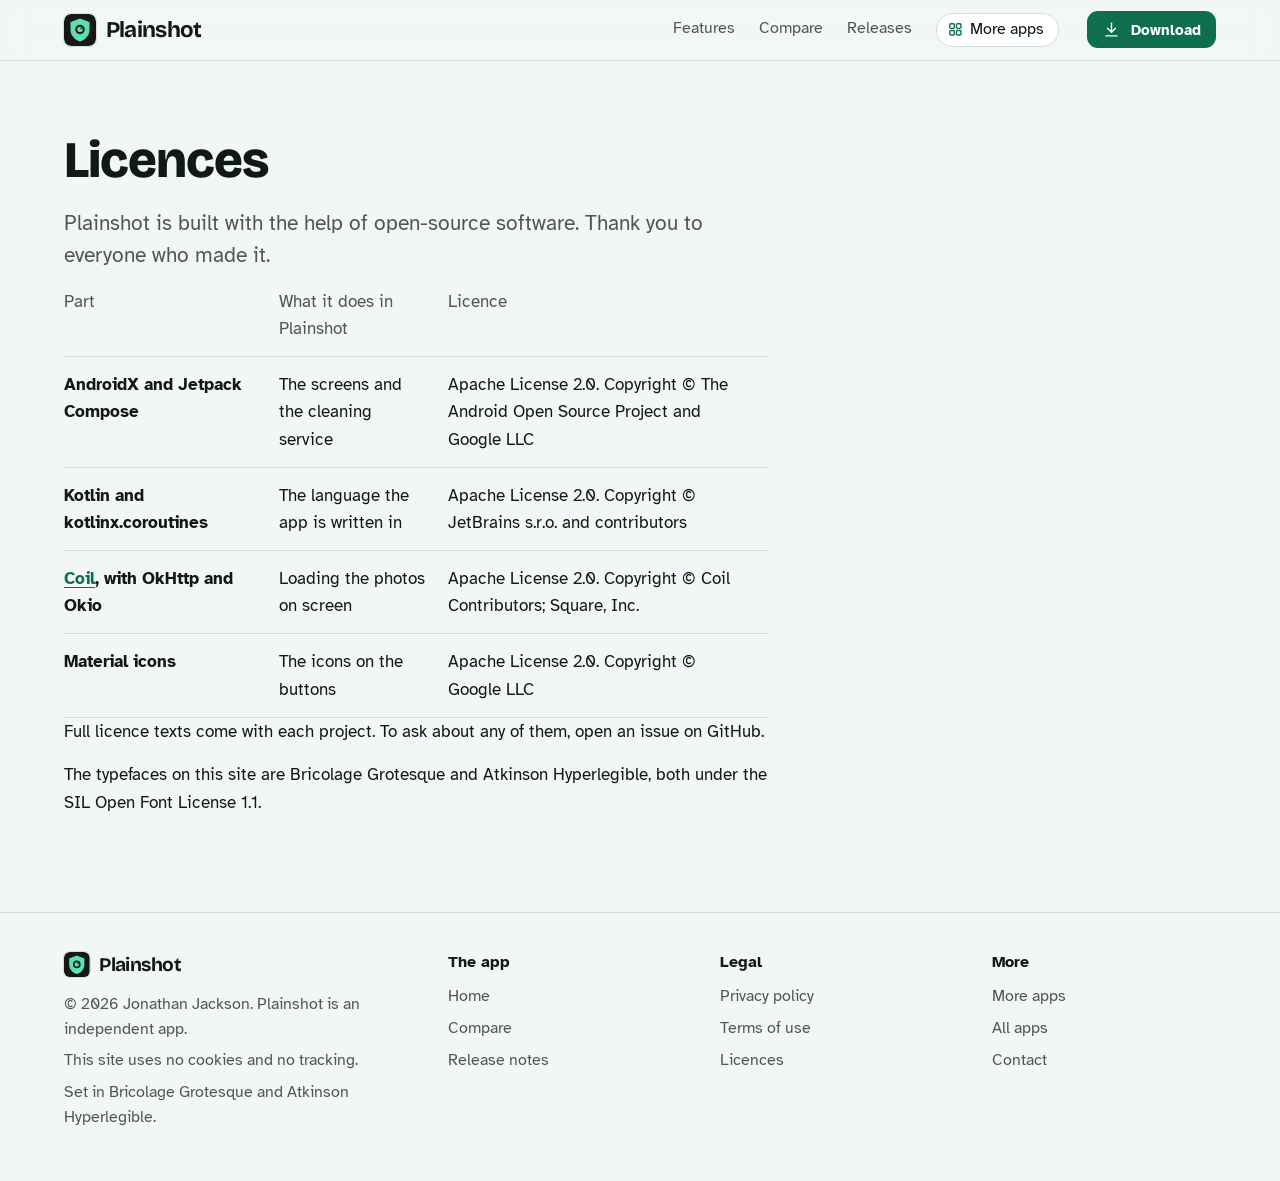
<file: licences.html>
<!DOCTYPE html>
<html lang="en-GB">
<head>
<meta charset="utf-8">
<meta name="viewport" content="width=device-width, initial-scale=1">
<title>Plainshot licences</title>
<meta name="description" content="The open-source parts inside Plainshot and their licences.">
<meta name="author" content="Jonathan Jackson">
<link rel="canonical" href="https://customgpter.github.io/plainshot/licences.html">
<meta name="theme-color" content="#f2f7f4" media="(prefers-color-scheme: light)">
<meta name="theme-color" content="#0e0f12" media="(prefers-color-scheme: dark)">
<meta property="og:type" content="website">
<meta property="og:site_name" content="Plainshot">
<meta property="og:title" content="Plainshot licences">
<meta property="og:description" content="The open-source parts inside Plainshot and their licences.">
<meta property="og:url" content="https://customgpter.github.io/plainshot/licences.html">
<meta property="og:image" content="https://customgpter.github.io/plainshot/assets/og.png">
<meta property="og:image:width" content="1200">
<meta property="og:image:height" content="630">
<meta property="og:image:alt" content="Plainshot&#x27;s gallery, with a Safe pill on the cleaned photos">
<meta property="og:locale" content="en_GB">
<meta name="twitter:card" content="summary_large_image">
<link rel="icon" href="./assets/favicon.svg" type="image/svg+xml">
<link rel="apple-touch-icon" href="./assets/apple-touch-icon.png">
<link rel="preload" href="./assets/fonts/bricolage-grotesque-latin.woff2" as="font" type="font/woff2" crossorigin>
<link rel="preload" href="./assets/fonts/atkinson-hyperlegible-latin-400-normal.woff2" as="font" type="font/woff2" crossorigin>
<link rel="stylesheet" href="./assets/site.css?v=1">
<link rel="stylesheet" href="./assets/house.css?v=1">
<link rel="stylesheet" href="./assets/apps-list.css?v=1">
<script src="./assets/apps-list.js?v=1" defer></script>
</head>
<body>
<a class="skip" href="#main">Skip to content</a>
<header class="masthead">
<div class="wrap">
<a class="brand" href="./" aria-label="Plainshot home"><svg viewBox="0 0 64 64" aria-hidden="true"><rect width="64" height="64" rx="14" fill="#15171c"/><path d="M32 9l19 7v15c0 12-8 20.5-19 24-11-3.5-19-12-19-24V16z" fill="#5edfb0"/><circle cx="32" cy="31" r="9.5" fill="#15171c"/><circle cx="32" cy="31" r="5.5" fill="#5edfb0"/><circle cx="34.2" cy="28.8" r="1.6" fill="#15171c"/></svg><span>Plainshot</span></a>
<nav aria-label="Main"><ul><li><a href="./#features">Features</a></li><li><a href="./compare.html">Compare</a></li><li><a href="./releases.html">Releases</a></li><li><a class="more-apps" href="./more-apps.html"><svg class="ico" viewBox="0 0 24 24" aria-hidden="true"><rect x="4" y="4" width="6.5" height="6.5" rx="1.6"/><rect x="13.5" y="4" width="6.5" height="6.5" rx="1.6"/><rect x="4" y="13.5" width="6.5" height="6.5" rx="1.6"/><rect x="13.5" y="13.5" width="6.5" height="6.5" rx="1.6"/></svg>More apps</a></li></ul></nav>
<a class="button small" href="https://github.com/CustomGPTer/plainshot/releases/latest/download/Plainshot.apk"><svg class="ico" viewBox="0 0 24 24" aria-hidden="true"><path d="M12 4v11"/><path d="M7 10.5l5 5 5-5"/><path d="M5 20h14"/></svg>Download</a>
</div>
</header>
<main id="main" class="doc">
<div class="wrap">
<div class="measure">
<h1>Licences</h1>
<p class="lede">Plainshot is built with the help of open-source software. Thank you to everyone who made it.</p>
<div class="scroll"><table><thead><tr><th scope="col">Part</th><th scope="col">What it does in Plainshot</th><th scope="col">Licence</th></tr></thead><tbody><tr><th scope="row">AndroidX and Jetpack Compose</th><td>The screens and the cleaning service</td><td>Apache License 2.0. Copyright &copy; The Android Open Source Project and Google LLC</td></tr><tr><th scope="row">Kotlin and kotlinx.coroutines</th><td>The language the app is written in</td><td>Apache License 2.0. Copyright &copy; JetBrains s.r.o. and contributors</td></tr><tr><th scope="row"><a href="https://coil-kt.github.io/coil/">Coil</a>, with OkHttp and Okio</th><td>Loading the photos on screen</td><td>Apache License 2.0. Copyright &copy; Coil Contributors; Square, Inc.</td></tr><tr><th scope="row">Material icons</th><td>The icons on the buttons</td><td>Apache License 2.0. Copyright &copy; Google LLC</td></tr></tbody></table></div>
<p>Full licence texts come with each project. To ask about any of them, open an issue on GitHub.</p>
<p>The typefaces on this site are Bricolage Grotesque and Atkinson Hyperlegible, both under the SIL Open Font License 1.1.</p>
</div>
</div>
</main>
<footer class="colophon">
<div class="wrap">
<div>
<a class="brand" href="./" aria-label="Plainshot home"><svg viewBox="0 0 64 64" aria-hidden="true"><rect width="64" height="64" rx="14" fill="#15171c"/><path d="M32 9l19 7v15c0 12-8 20.5-19 24-11-3.5-19-12-19-24V16z" fill="#5edfb0"/><circle cx="32" cy="31" r="9.5" fill="#15171c"/><circle cx="32" cy="31" r="5.5" fill="#5edfb0"/><circle cx="34.2" cy="28.8" r="1.6" fill="#15171c"/></svg><span>Plainshot</span></a>
<p>&copy; 2026 Jonathan Jackson. Plainshot is an independent app.</p>
<p>This site uses no cookies and no tracking.</p>
<p>Set in Bricolage Grotesque and Atkinson Hyperlegible.</p>
</div>
<nav aria-label="The app"><h2>The app</h2><ul>
<li><a href="./">Home</a></li>
<li><a href="./compare.html">Compare</a></li>
<li><a href="./releases.html">Release notes</a></li>

</ul></nav>
<nav aria-label="Legal"><h2>Legal</h2><ul>
<li><a href="./privacy.html">Privacy policy</a></li>
<li><a href="./terms.html">Terms of use</a></li>
<li><a href="./licences.html">Licences</a></li>
</ul></nav>
<nav aria-label="More"><h2>More</h2><ul>
<li><a href="./more-apps.html">More apps</a></li>
<li><a href="https://customgpter.github.io/">All apps</a></li>
<li><a href="https://github.com/CustomGPTer/plainshot/issues">Contact</a></li>
</ul></nav>
</div>
</footer>
</body>
</html>
</file>
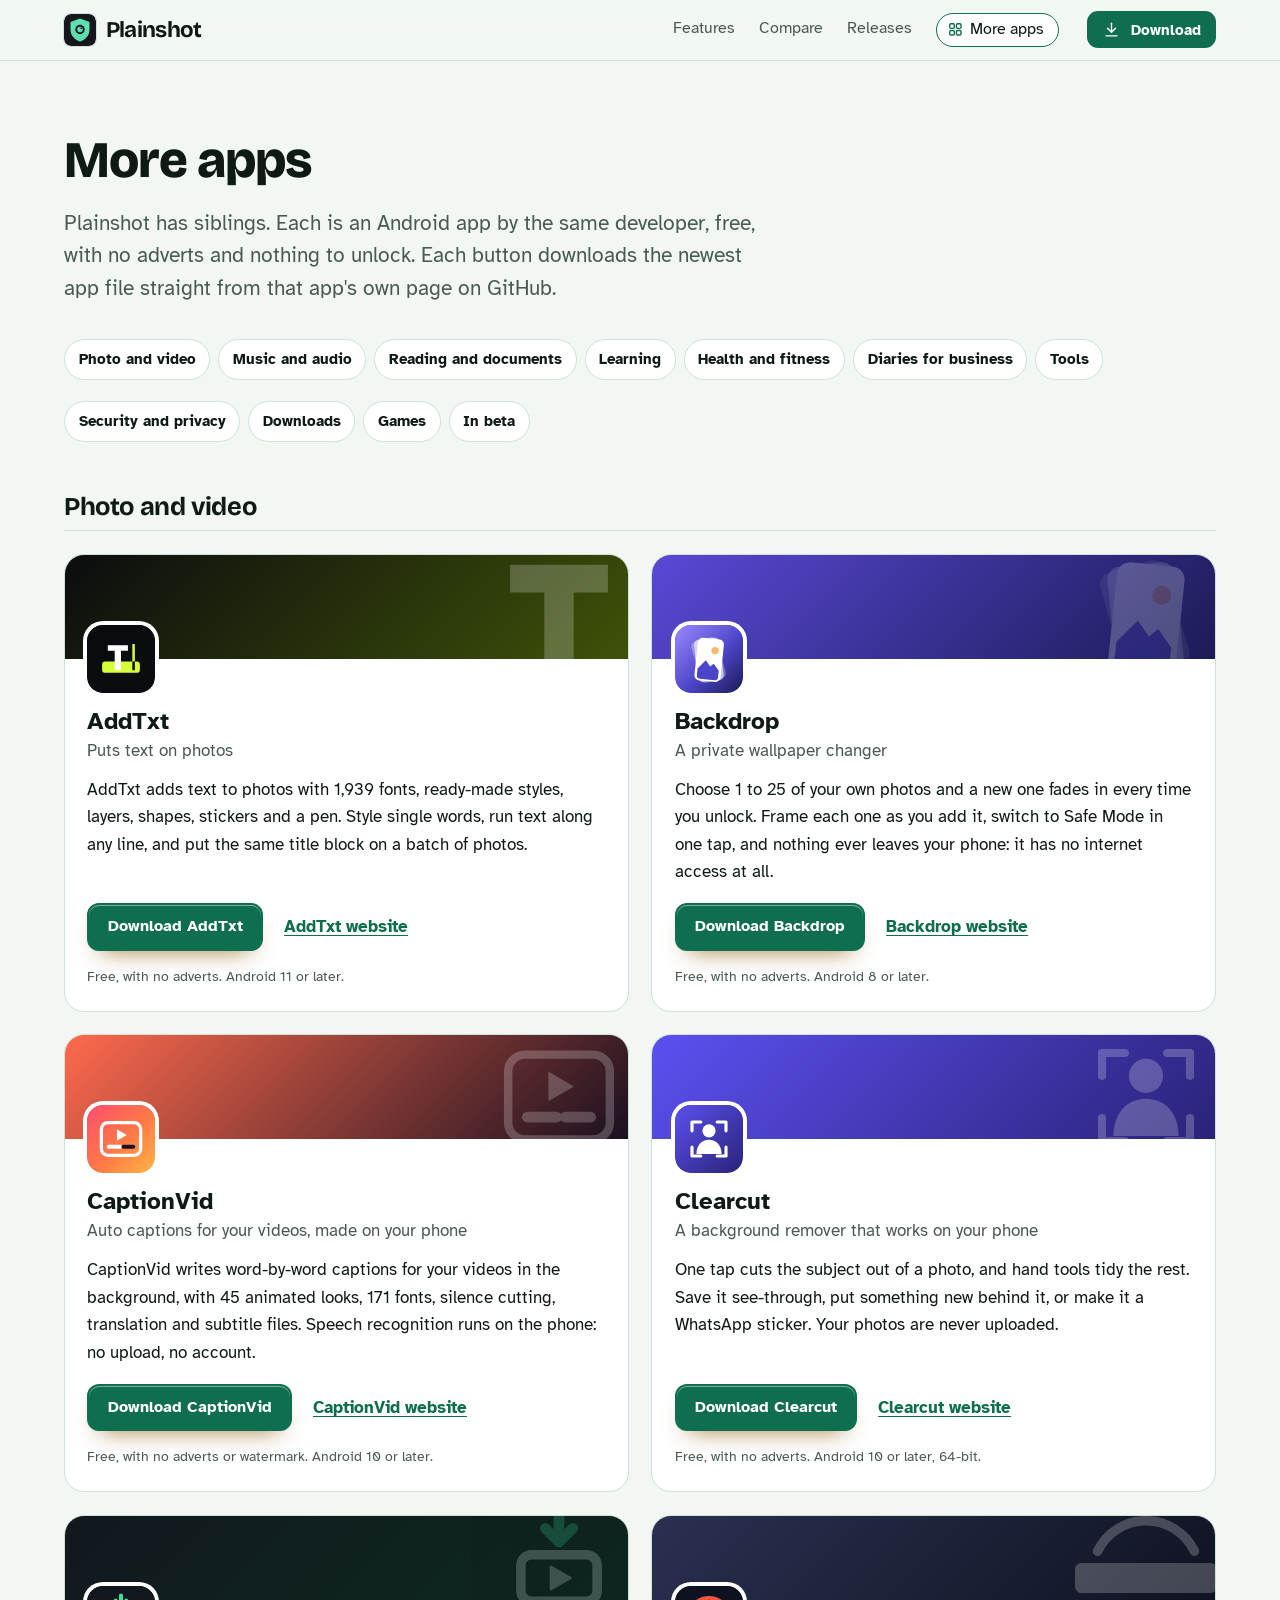
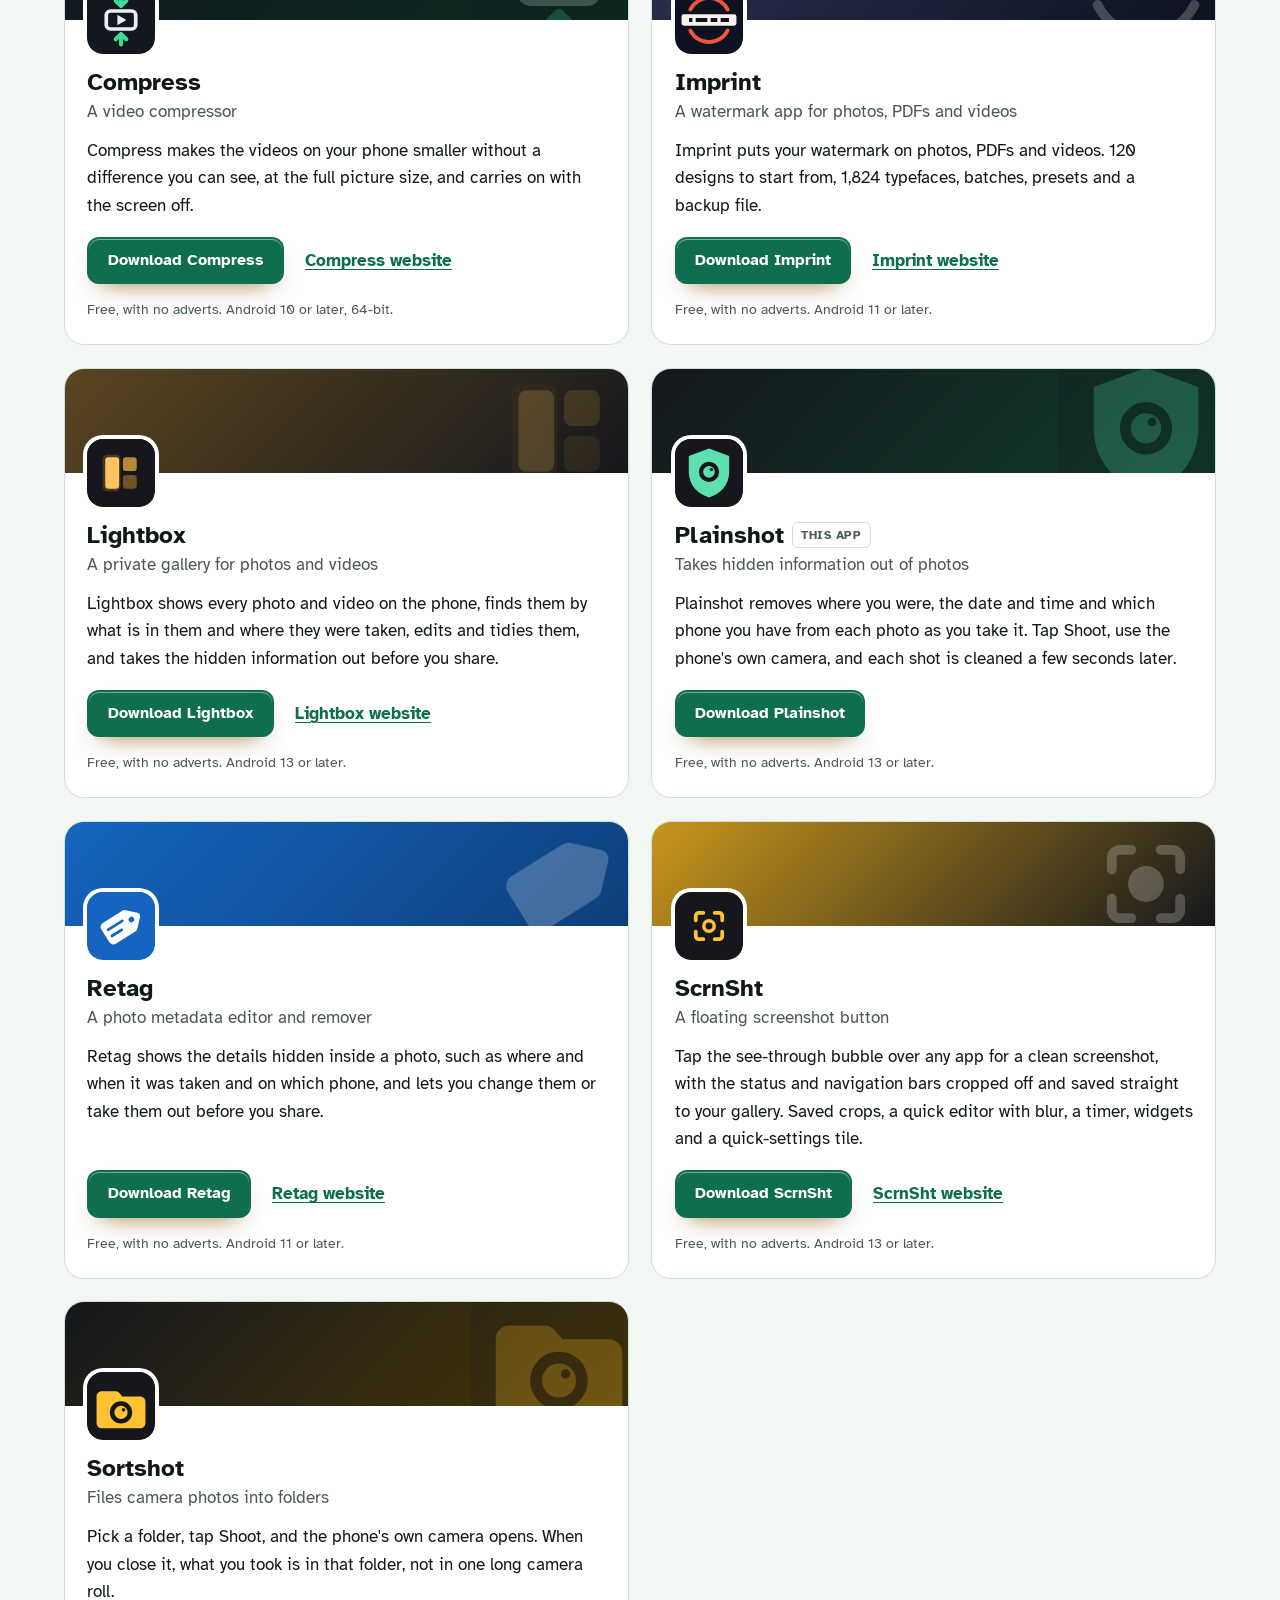
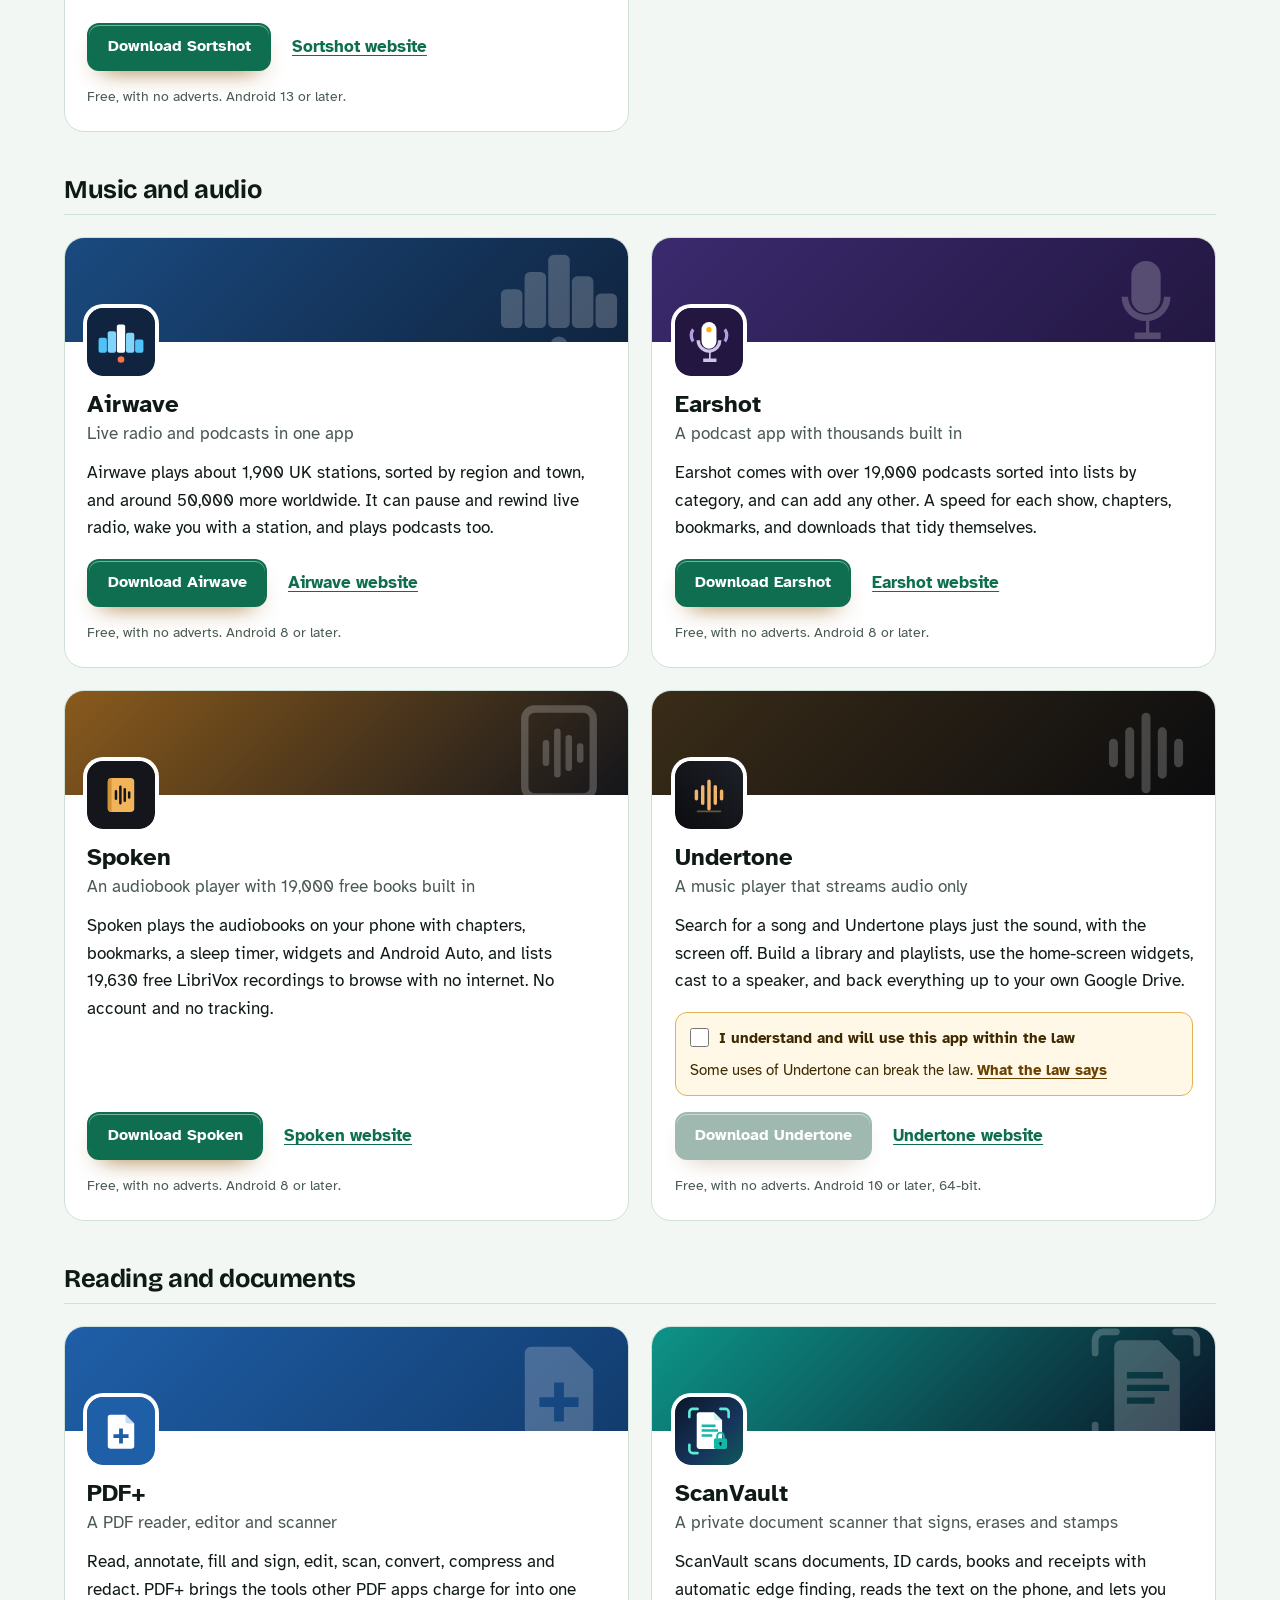
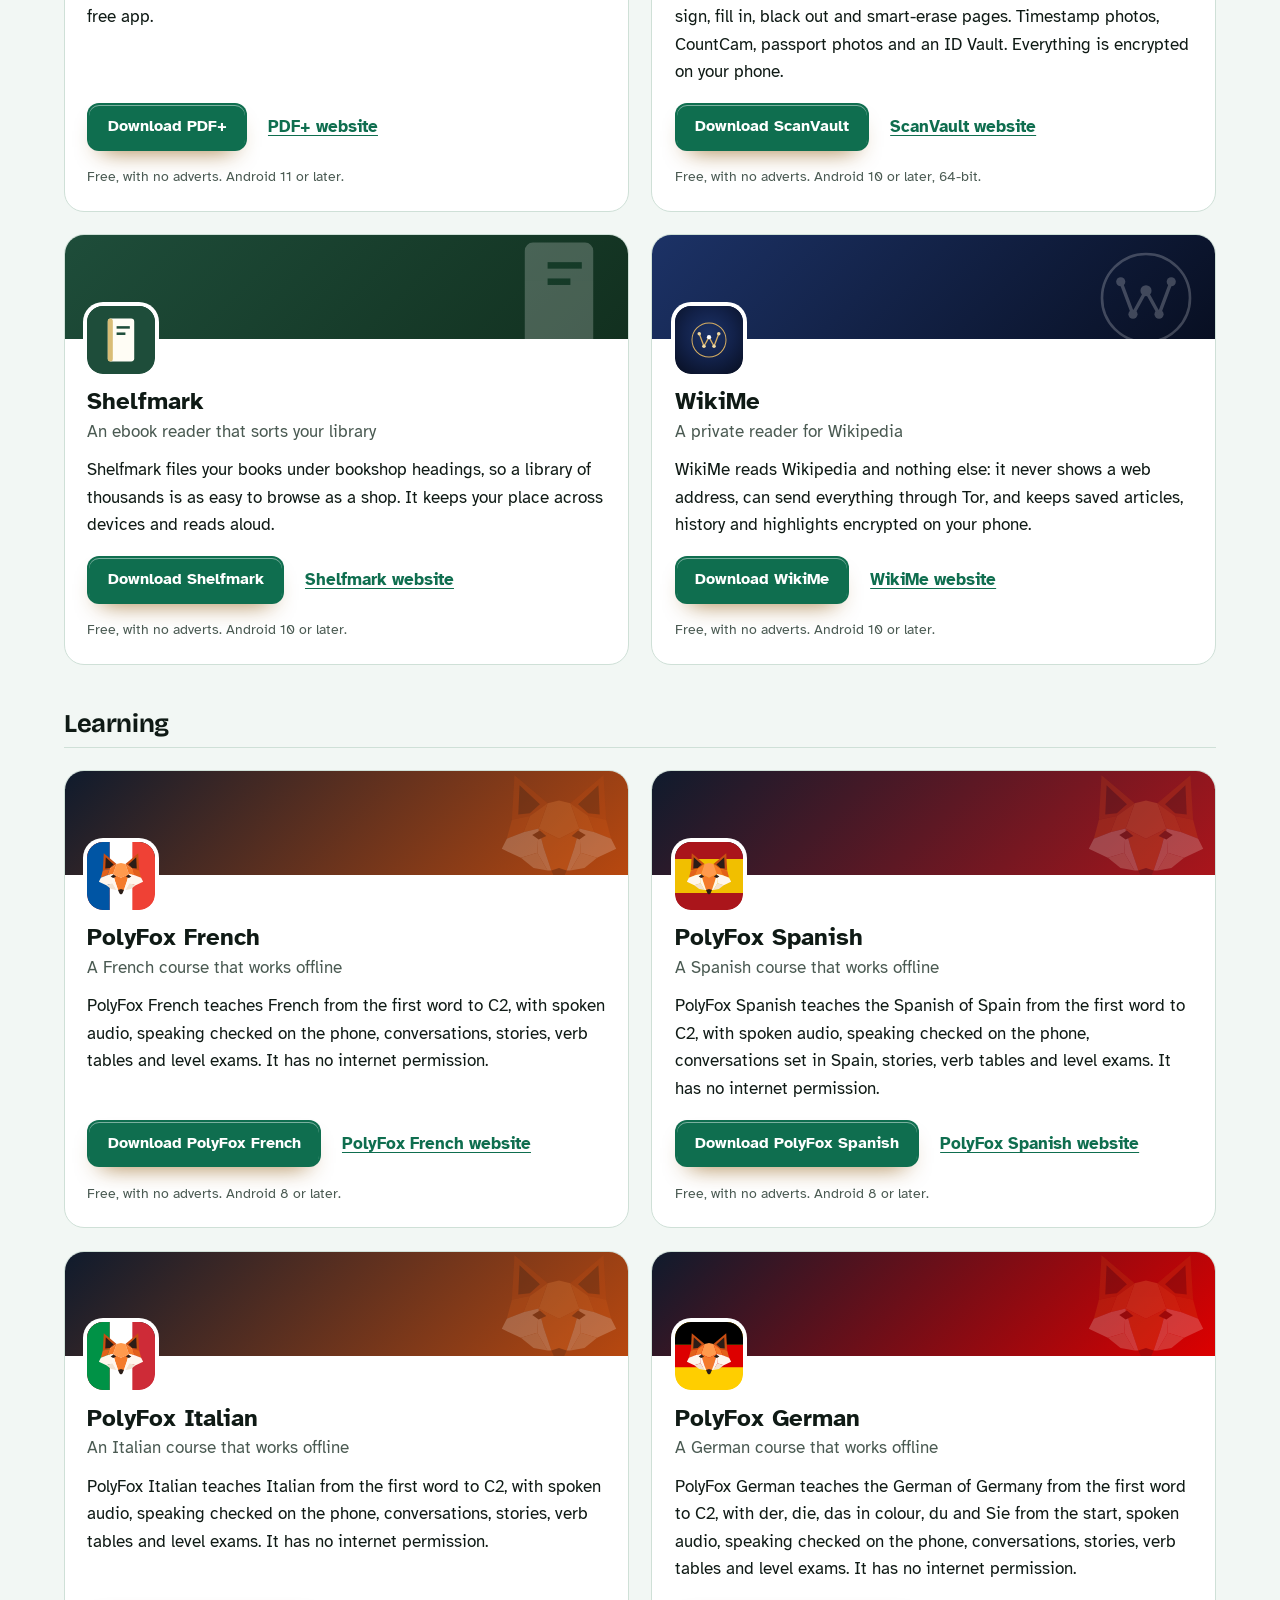
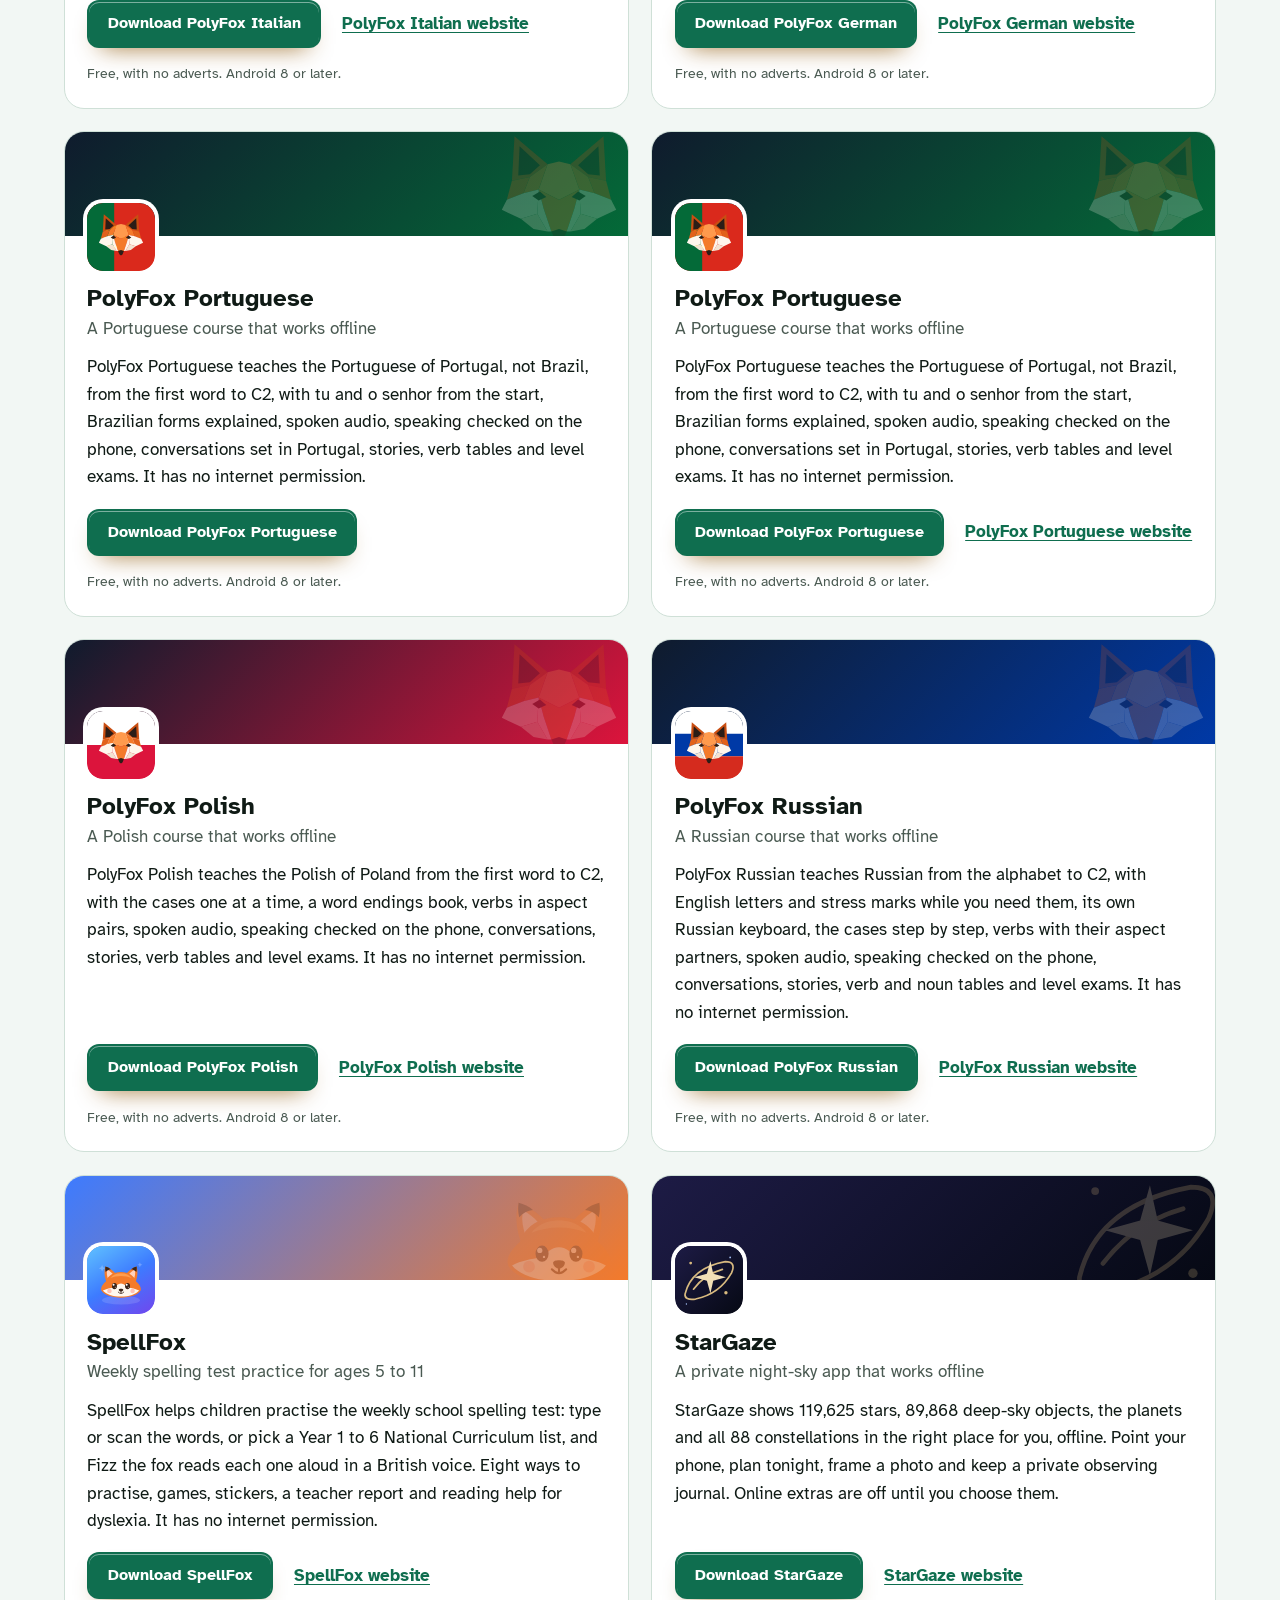
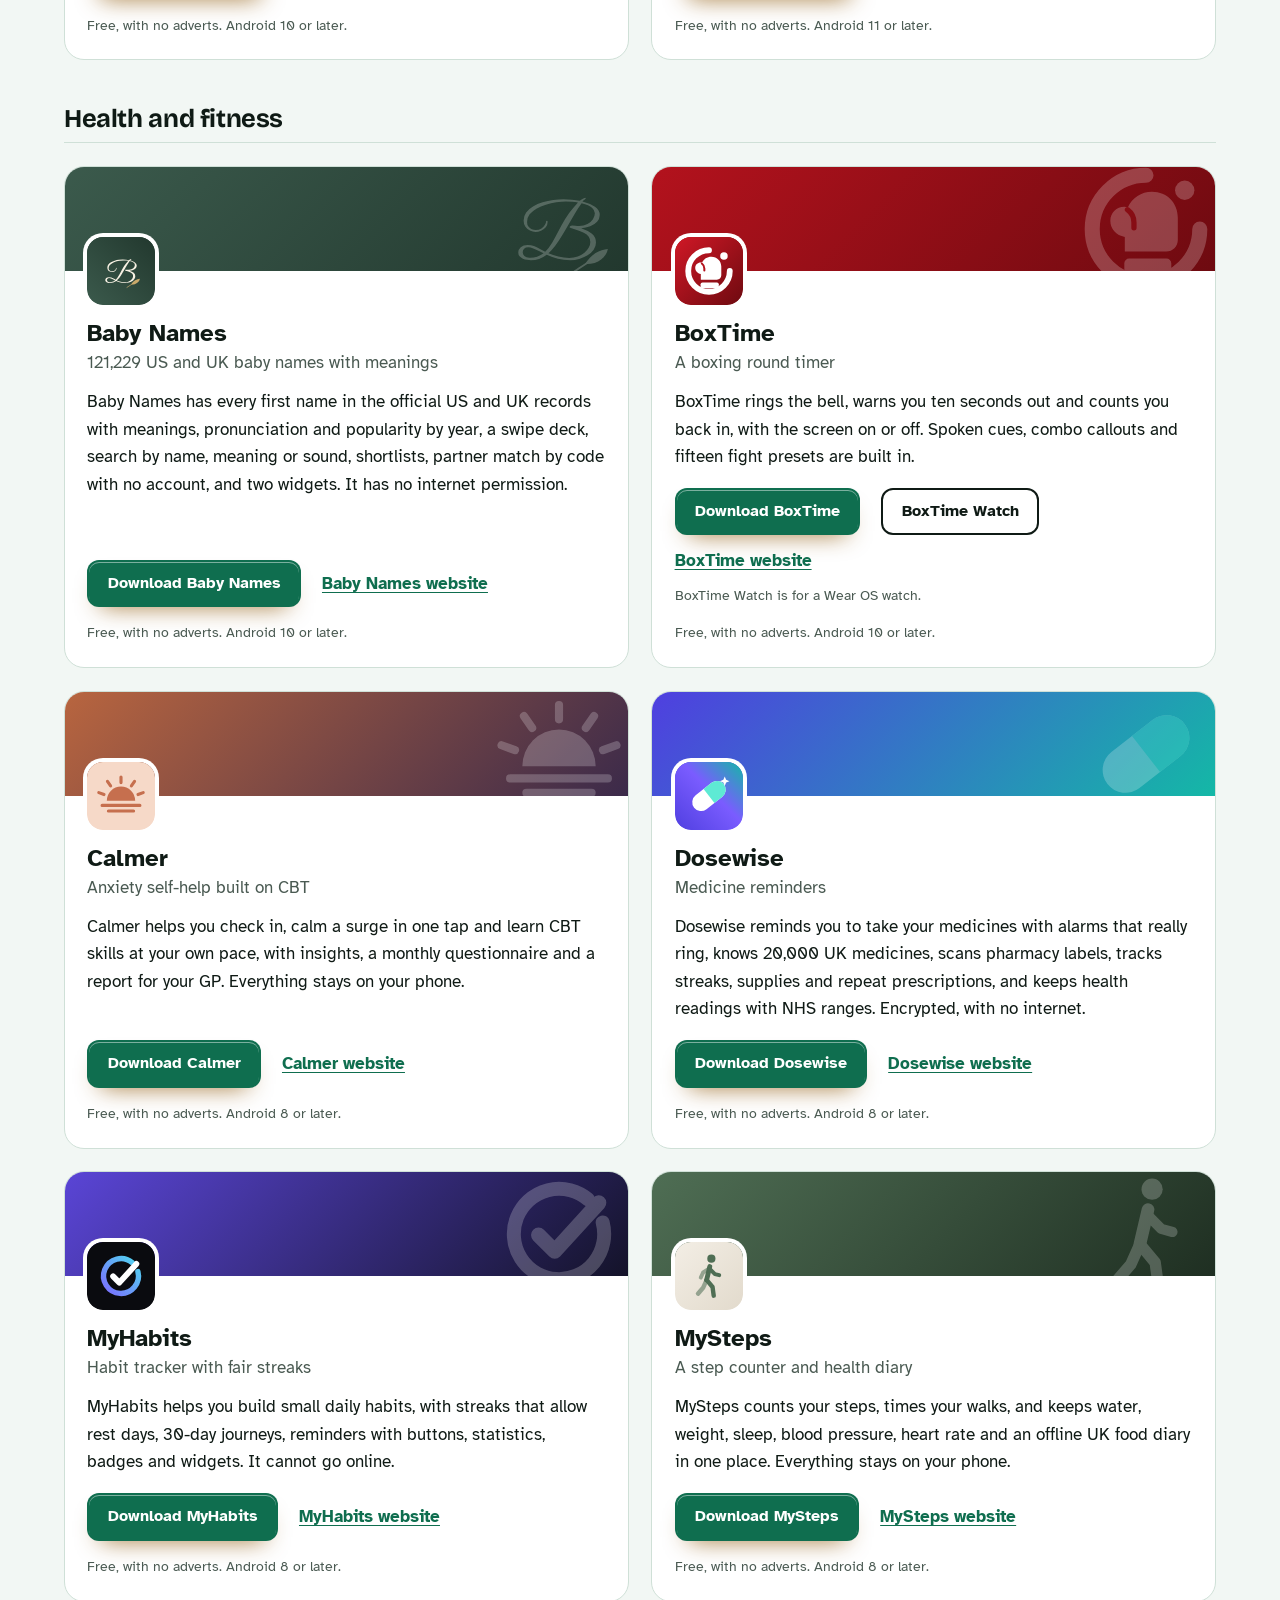
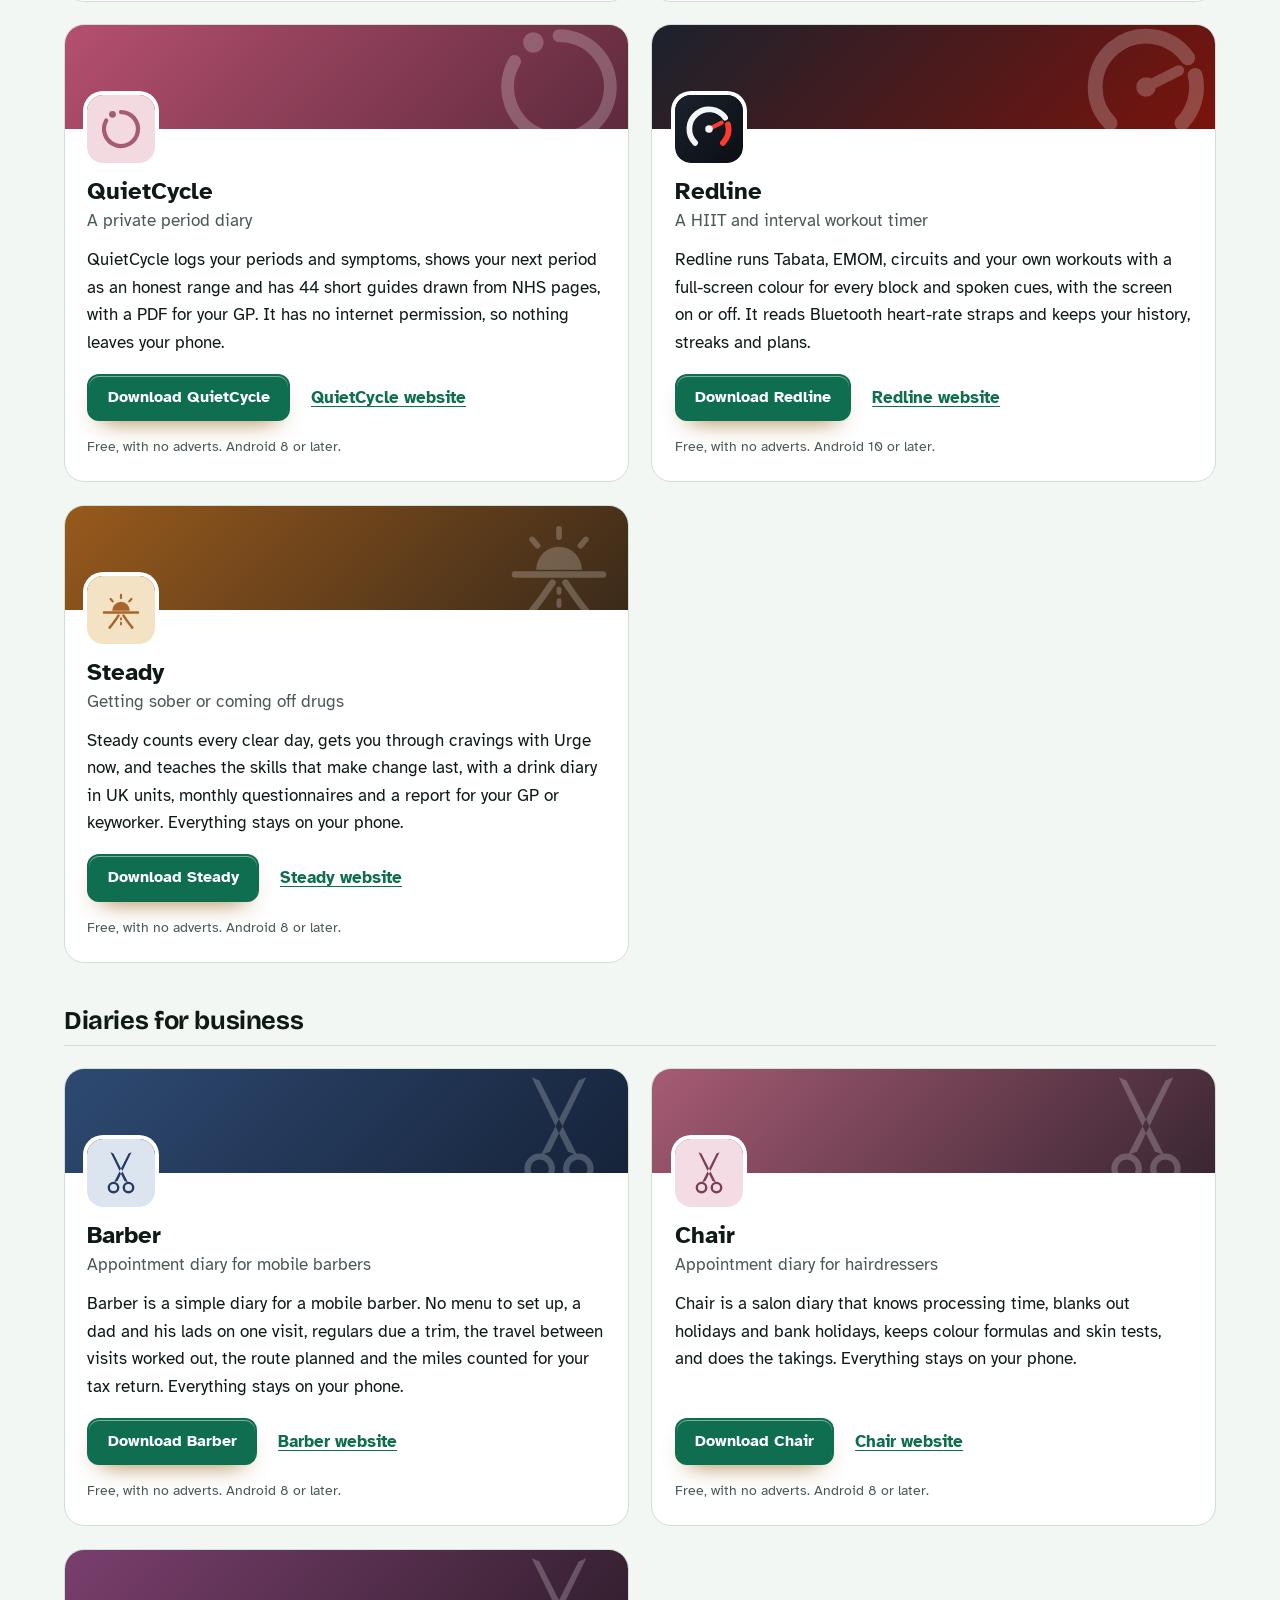
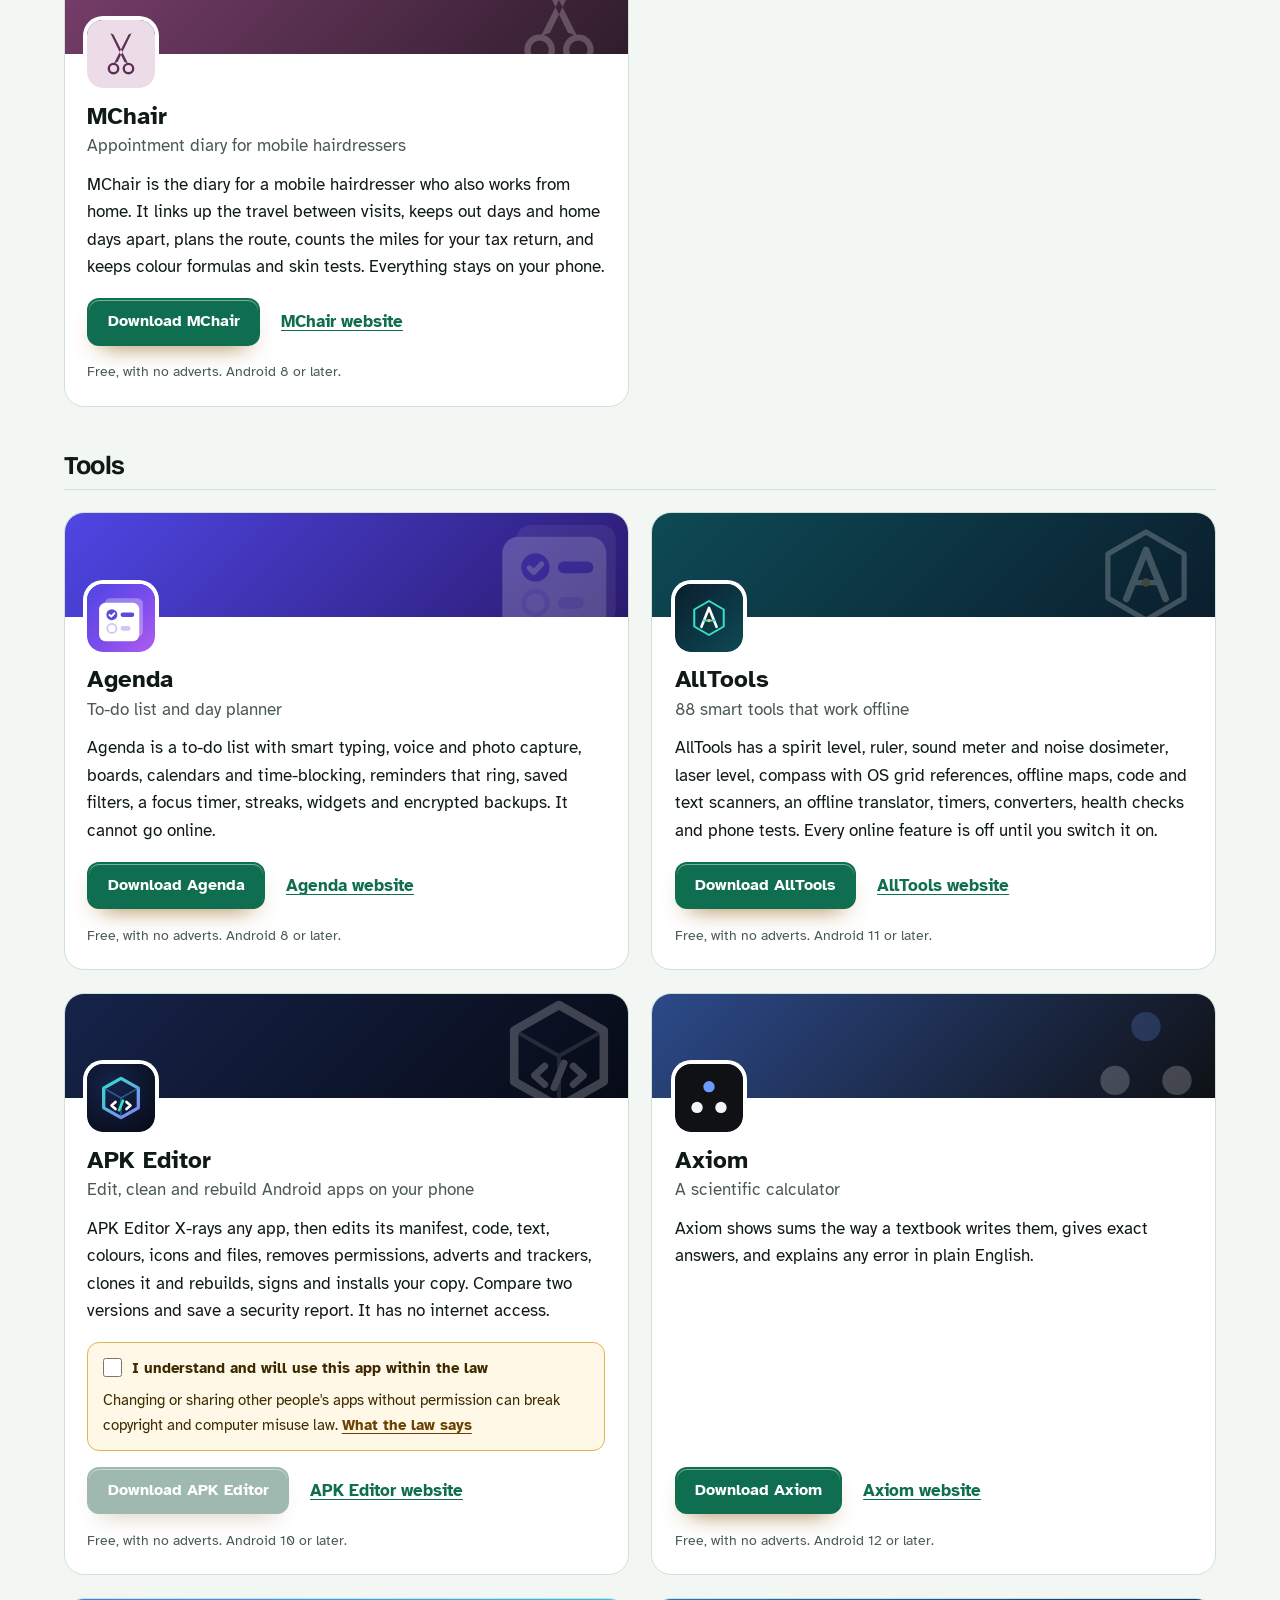
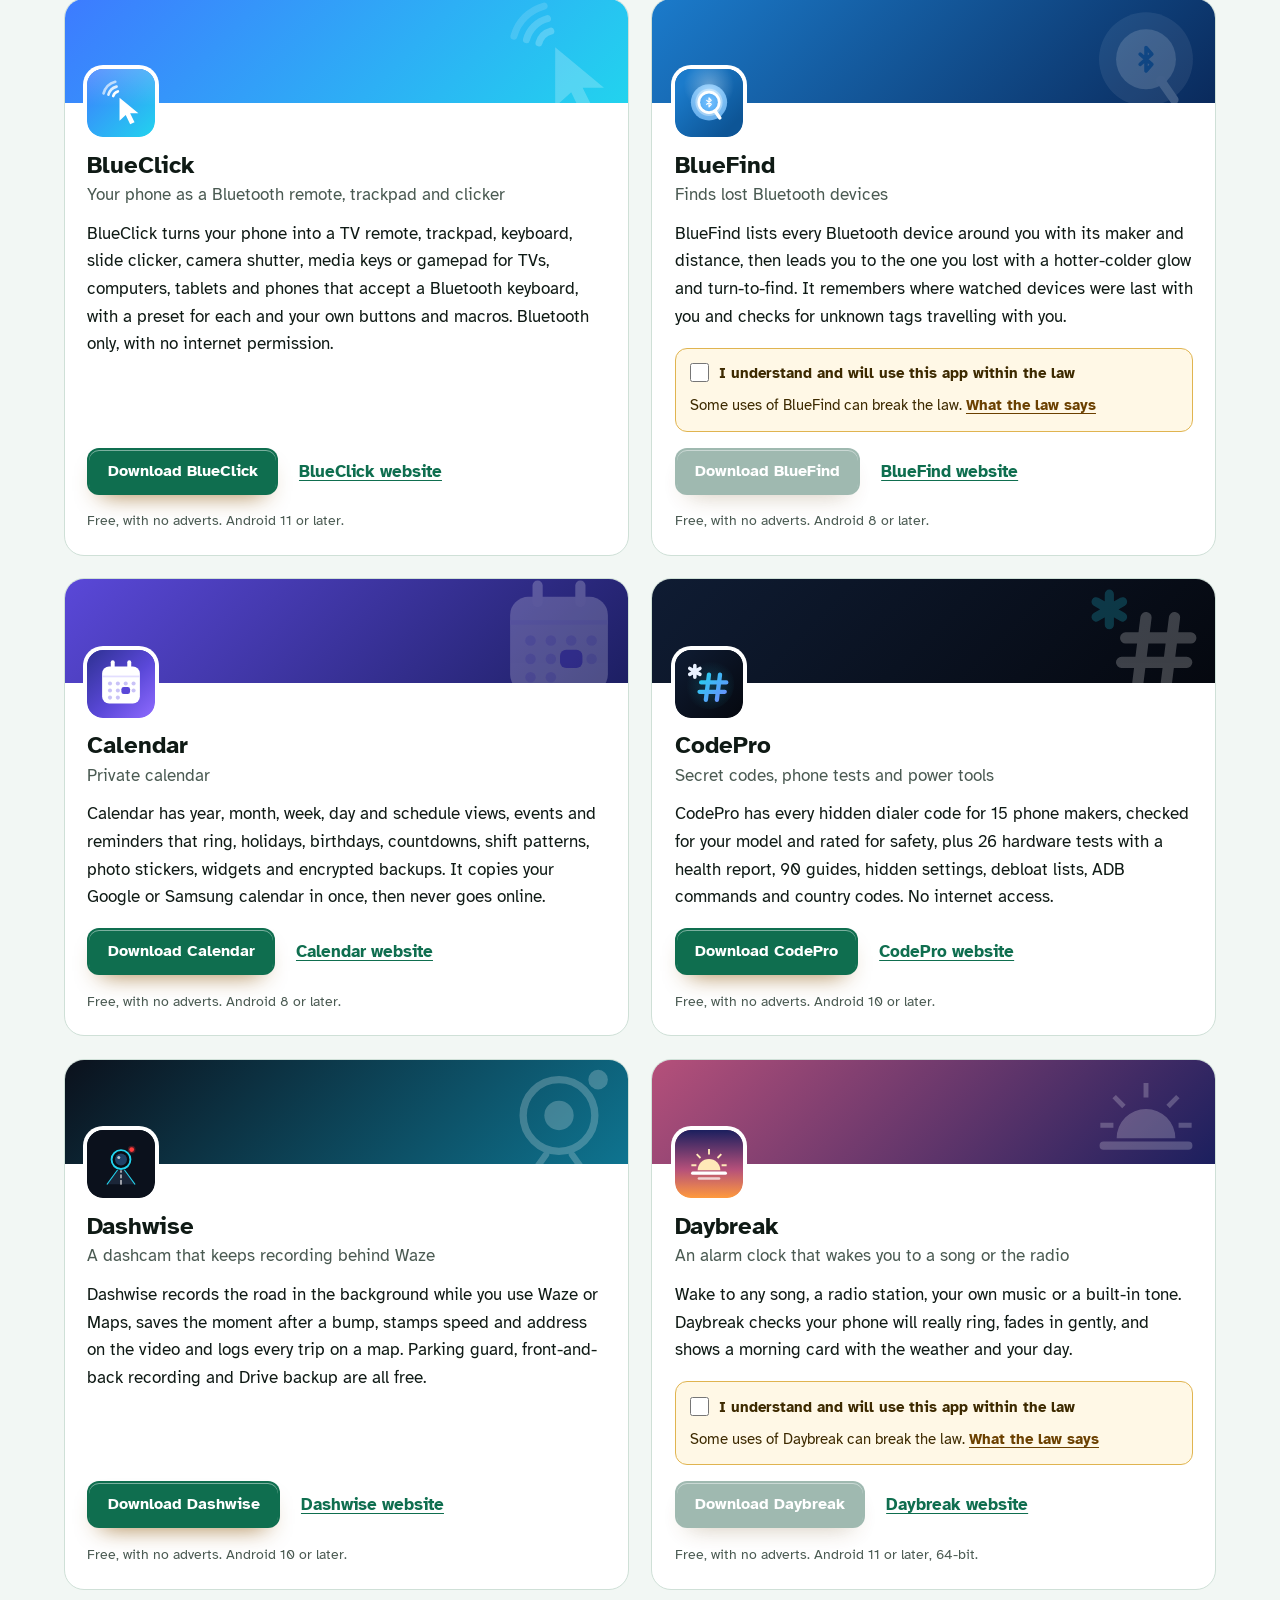
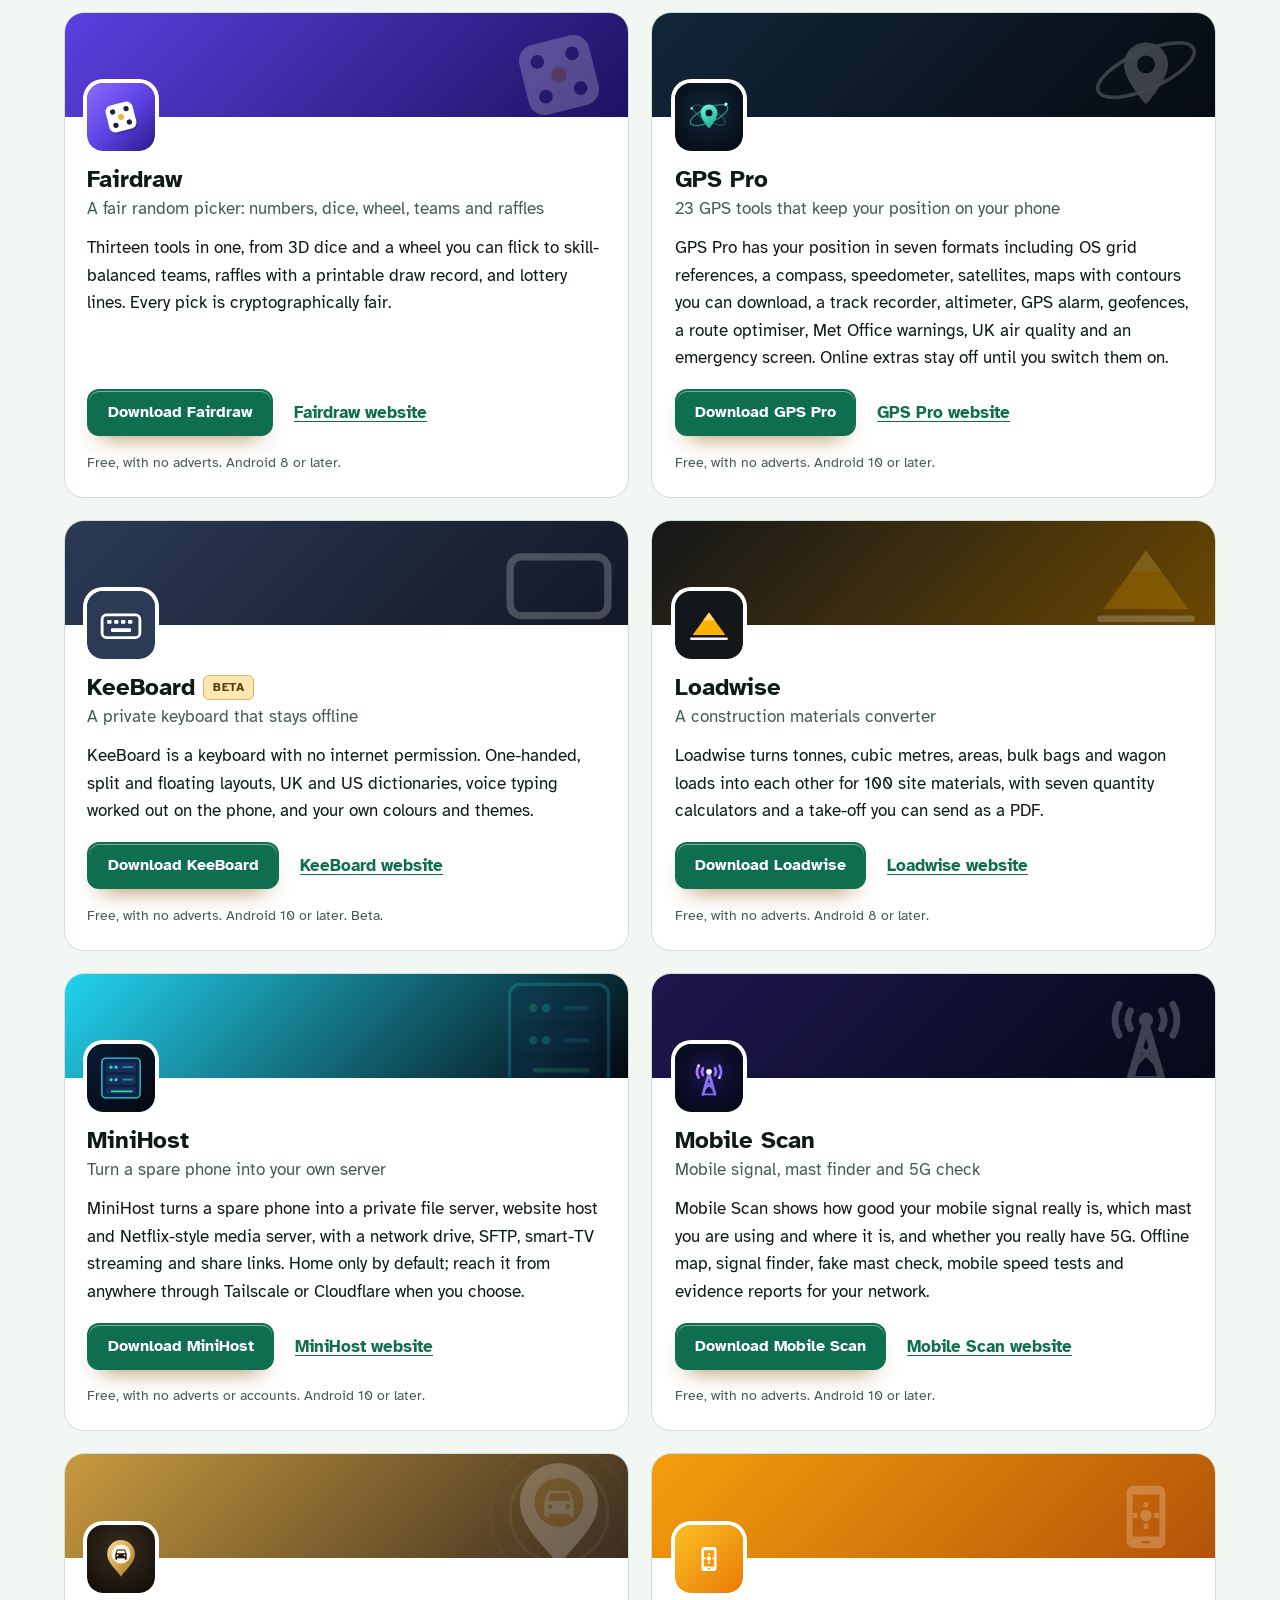
<file: more-apps.html>
<!DOCTYPE html>
<html lang="en-GB">
<head>
<meta charset="utf-8">
<meta name="viewport" content="width=device-width, initial-scale=1">
<title>More free Android apps from the maker of Plainshot</title>
<meta name="description" content="All 99 free Android apps from the maker of Plainshot, in one list by category, each with its download and a link to its website.">
<meta name="author" content="Jonathan Jackson">
<link rel="canonical" href="https://customgpter.github.io/plainshot/more-apps.html">
<meta name="theme-color" content="#f2f7f4" media="(prefers-color-scheme: light)">
<meta name="theme-color" content="#0e0f12" media="(prefers-color-scheme: dark)">
<meta property="og:type" content="website">
<meta property="og:site_name" content="Plainshot">
<meta property="og:title" content="More free Android apps from the maker of Plainshot">
<meta property="og:description" content="All 99 free Android apps from the maker of Plainshot, in one list by category, each with its download and a link to its website.">
<meta property="og:url" content="https://customgpter.github.io/plainshot/more-apps.html">
<meta property="og:image" content="https://customgpter.github.io/plainshot/assets/og.png">
<meta property="og:image:width" content="1200">
<meta property="og:image:height" content="630">
<meta property="og:image:alt" content="Plainshot&#x27;s gallery, with a Safe pill on the cleaned photos">
<meta property="og:locale" content="en_GB">
<meta name="twitter:card" content="summary_large_image">
<link rel="icon" href="./assets/favicon.svg" type="image/svg+xml">
<link rel="apple-touch-icon" href="./assets/apple-touch-icon.png">
<link rel="preload" href="./assets/fonts/bricolage-grotesque-latin.woff2" as="font" type="font/woff2" crossorigin>
<link rel="preload" href="./assets/fonts/atkinson-hyperlegible-latin-400-normal.woff2" as="font" type="font/woff2" crossorigin>
<link rel="stylesheet" href="./assets/site.css?v=1">
<link rel="stylesheet" href="./assets/house.css?v=1">
<script type="application/ld+json">{"@context":"https://schema.org","@type":"ItemList","name":"Apps from the maker of Plainshot","url":"https://customgpter.github.io/plainshot/more-apps.html","itemListElement":[{"@type":"ListItem","position":1,"name":"AddTxt","url":"https://customgpter.github.io/addtxt/"},{"@type":"ListItem","position":2,"name":"Backdrop","url":"https://customgpter.github.io/backdrop/"},{"@type":"ListItem","position":3,"name":"CaptionVid","url":"https://customgpter.github.io/captionvid/"},{"@type":"ListItem","position":4,"name":"Clearcut","url":"https://customgpter.github.io/clearcut/"},{"@type":"ListItem","position":5,"name":"Compress","url":"https://customgpter.github.io/compress/"},{"@type":"ListItem","position":6,"name":"Imprint","url":"https://customgpter.github.io/imprint/"},{"@type":"ListItem","position":7,"name":"Lightbox","url":"https://customgpter.github.io/lightbox/"},{"@type":"ListItem","position":8,"name":"Plainshot","url":"https://customgpter.github.io/plainshot/"},{"@type":"ListItem","position":9,"name":"Retag","url":"https://customgpter.github.io/retag/"},{"@type":"ListItem","position":10,"name":"ScrnSht","url":"https://customgpter.github.io/scrnsht/"},{"@type":"ListItem","position":11,"name":"Sortshot","url":"https://customgpter.github.io/sortshot/"},{"@type":"ListItem","position":12,"name":"Airwave","url":"https://customgpter.github.io/airwave/"},{"@type":"ListItem","position":13,"name":"Earshot","url":"https://customgpter.github.io/earshot/"},{"@type":"ListItem","position":14,"name":"Spoken","url":"https://customgpter.github.io/spoken/"},{"@type":"ListItem","position":15,"name":"Undertone","url":"https://customgpter.github.io/undertone/"},{"@type":"ListItem","position":16,"name":"PDF+","url":"https://customgpter.github.io/pdfplus/"},{"@type":"ListItem","position":17,"name":"ScanVault","url":"https://customgpter.github.io/scanvault/"},{"@type":"ListItem","position":18,"name":"Shelfmark","url":"https://customgpter.github.io/shelfmark/"},{"@type":"ListItem","position":19,"name":"WikiMe","url":"https://customgpter.github.io/wikime/"},{"@type":"ListItem","position":20,"name":"PolyFox French","url":"https://customgpter.github.io/polyfox/"},{"@type":"ListItem","position":21,"name":"PolyFox German","url":"https://customgpter.github.io/polyfox-german/"},{"@type":"ListItem","position":22,"name":"PolyFox Portuguese","url":"https://customgpter.github.io/polyfox-portuguese/"},{"@type":"ListItem","position":23,"name":"PolyFox Polish","url":"https://customgpter.github.io/polyfox-polish/"},{"@type":"ListItem","position":24,"name":"PolyFox Russian","url":"https://customgpter.github.io/polyfox-russian/"},{"@type":"ListItem","position":25,"name":"SpellFox","url":"https://customgpter.github.io/spellfox/"},{"@type":"ListItem","position":26,"name":"StarGaze","url":"https://customgpter.github.io/stargaze/"},{"@type":"ListItem","position":27,"name":"Baby Names","url":"https://customgpter.github.io/babynames/"},{"@type":"ListItem","position":28,"name":"BoxTime","url":"https://customgpter.github.io/boxtime/"},{"@type":"ListItem","position":29,"name":"Calmer","url":"https://customgpter.github.io/calmer/"},{"@type":"ListItem","position":30,"name":"Dosewise","url":"https://customgpter.github.io/dosewise/"},{"@type":"ListItem","position":31,"name":"MyHabits","url":"https://customgpter.github.io/myhabits/"},{"@type":"ListItem","position":32,"name":"MySteps","url":"https://customgpter.github.io/mysteps/"},{"@type":"ListItem","position":33,"name":"QuietCycle","url":"https://customgpter.github.io/quietcycle/"},{"@type":"ListItem","position":34,"name":"Redline","url":"https://customgpter.github.io/redline/"},{"@type":"ListItem","position":35,"name":"Steady","url":"https://customgpter.github.io/steady/"},{"@type":"ListItem","position":36,"name":"Barber","url":"https://customgpter.github.io/barber/"},{"@type":"ListItem","position":37,"name":"Chair","url":"https://customgpter.github.io/chair/"},{"@type":"ListItem","position":38,"name":"MChair","url":"https://customgpter.github.io/mchair/"},{"@type":"ListItem","position":39,"name":"Agenda","url":"https://customgpter.github.io/agenda/"},{"@type":"ListItem","position":40,"name":"AllTools","url":"https://customgpter.github.io/alltools/"},{"@type":"ListItem","position":41,"name":"APK Editor","url":"https://customgpter.github.io/apkeditor/"},{"@type":"ListItem","position":42,"name":"Axiom","url":"https://customgpter.github.io/axiom/"},{"@type":"ListItem","position":43,"name":"BlueClick","url":"https://customgpter.github.io/blueclick/"},{"@type":"ListItem","position":44,"name":"BlueFind","url":"https://customgpter.github.io/bluefind/"},{"@type":"ListItem","position":45,"name":"Calendar","url":"https://customgpter.github.io/calendar/"},{"@type":"ListItem","position":46,"name":"CodePro","url":"https://customgpter.github.io/codepro/"},{"@type":"ListItem","position":47,"name":"Dashwise","url":"https://customgpter.github.io/dashwise/"},{"@type":"ListItem","position":48,"name":"Daybreak","url":"https://customgpter.github.io/daybreak/"},{"@type":"ListItem","position":49,"name":"Fairdraw","url":"https://customgpter.github.io/fairdraw/"},{"@type":"ListItem","position":50,"name":"GPS Pro","url":"https://customgpter.github.io/gpspro/"},{"@type":"ListItem","position":51,"name":"KeeBoard","url":"https://customgpter.github.io/keeboard/"},{"@type":"ListItem","position":52,"name":"Loadwise","url":"https://customgpter.github.io/loadwise/"},{"@type":"ListItem","position":53,"name":"MiniHost","url":"https://customgpter.github.io/minihost/"},{"@type":"ListItem","position":54,"name":"Mobile Scan","url":"https://customgpter.github.io/mobilescan/"},{"@type":"ListItem","position":55,"name":"Parkwise","url":"https://customgpter.github.io/parkwise/"},{"@type":"ListItem","position":56,"name":"Pocketmind","url":"https://customgpter.github.io/pocketmind/"},{"@type":"ListItem","position":57,"name":"Refine","url":"https://customgpter.github.io/refine/"},{"@type":"ListItem","position":58,"name":"Shiftwise","url":"https://customgpter.github.io/shiftwise/"},{"@type":"ListItem","position":59,"name":"SimpleCalc","url":"https://customgpter.github.io/simplecalc/"},{"@type":"ListItem","position":60,"name":"Skyline","url":"https://customgpter.github.io/skyline/"},{"@type":"ListItem","position":61,"name":"Slipway","url":"https://customgpter.github.io/slipway/"},{"@type":"ListItem","position":62,"name":"Tagger","url":"https://customgpter.github.io/tagger/"},{"@type":"ListItem","position":63,"name":"TotalClean","url":"https://customgpter.github.io/totalclean/"},{"@type":"ListItem","position":64,"name":"TVLink","url":"https://customgpter.github.io/tvlink/"},{"@type":"ListItem","position":65,"name":"Unbox","url":"https://customgpter.github.io/unbox/"},{"@type":"ListItem","position":66,"name":"WhatsKeep","url":"https://customgpter.github.io/whatskeep/"},{"@type":"ListItem","position":67,"name":"WiFi Scan","url":"https://customgpter.github.io/wifiscan/"},{"@type":"ListItem","position":68,"name":"Auditly","url":"https://customgpter.github.io/auditly/"},{"@type":"ListItem","position":69,"name":"Backchannel","url":"https://customgpter.github.io/backchannel/"},{"@type":"ListItem","position":70,"name":"ENotes","url":"https://customgpter.github.io/enotes/"},{"@type":"ListItem","position":71,"name":"FindMe","url":"https://customgpter.github.io/findme/"},{"@type":"ListItem","position":72,"name":"iLock","url":"https://customgpter.github.io/ilock/"},{"@type":"ListItem","position":73,"name":"ImSafe","url":"https://customgpter.github.io/imsafe/"},{"@type":"ListItem","position":74,"name":"IShred","url":"https://customgpter.github.io/ishred/"},{"@type":"ListItem","position":75,"name":"LockBox","url":"https://customgpter.github.io/lockbox/"},{"@type":"ListItem","position":76,"name":"PassVault","url":"https://customgpter.github.io/passvault/"},{"@type":"ListItem","position":77,"name":"SpyFind","url":"https://customgpter.github.io/spyfind/"},{"@type":"ListItem","position":78,"name":"TextWipe","url":"https://customgpter.github.io/textwipe/"},{"@type":"ListItem","position":79,"name":"Tracewire","url":"https://customgpter.github.io/tracewire/"},{"@type":"ListItem","position":80,"name":"Vigil","url":"https://customgpter.github.io/vigil/"},{"@type":"ListItem","position":81,"name":"Grab","url":"https://customgpter.github.io/grab/"},{"@type":"ListItem","position":82,"name":"Swarm","url":"https://customgpter.github.io/swarm/"},{"@type":"ListItem","position":83,"name":"Plane Games","url":"https://customgpter.github.io/plane-games/"},{"@type":"ListItem","position":84,"name":"Ninefold","url":"https://customgpter.github.io/ninefold/"},{"@type":"ListItem","position":85,"name":"Cubewise","url":"https://customgpter.github.io/cubewise/"},{"@type":"ListItem","position":86,"name":"Tilewise","url":"https://customgpter.github.io/tilewise/"},{"@type":"ListItem","position":87,"name":"Letterwise","url":"https://customgpter.github.io/letterwise/"},{"@type":"ListItem","position":88,"name":"Kingside","url":"https://customgpter.github.io/kingside/"},{"@type":"ListItem","position":89,"name":"Deckhand","url":"https://customgpter.github.io/deckhand/"},{"@type":"ListItem","position":90,"name":"SNESForge","url":"https://customgpter.github.io/snesforge/"},{"@type":"ListItem","position":91,"name":"Fame Boy","url":"https://customgpter.github.io/fameboy/"},{"@type":"ListItem","position":92,"name":"PSPPro","url":"https://customgpter.github.io/psppro/"},{"@type":"ListItem","position":93,"name":"MegaGen","url":"https://customgpter.github.io/megagen/"},{"@type":"ListItem","position":94,"name":"QVR","url":"https://customgpter.github.io/qvr/"},{"@type":"ListItem","position":95,"name":"QVR Watch","url":"https://customgpter.github.io/qvr-watch/"},{"@type":"ListItem","position":96,"name":"QVRLite","url":"https://customgpter.github.io/qvrlite/"},{"@type":"ListItem","position":97,"name":"Onionz","url":"https://customgpter.github.io/onionz/"},{"@type":"ListItem","position":98,"name":"OnionzWeb","url":"https://customgpter.github.io/onionzweb/"}]}</script>
<link rel="stylesheet" href="./assets/apps-list.css?v=1">
<script src="./assets/apps-list.js?v=1" defer></script>
</head>
<body>
<a class="skip" href="#main">Skip to content</a>
<header class="masthead">
<div class="wrap">
<a class="brand" href="./" aria-label="Plainshot home"><svg viewBox="0 0 64 64" aria-hidden="true"><rect width="64" height="64" rx="14" fill="#15171c"/><path d="M32 9l19 7v15c0 12-8 20.5-19 24-11-3.5-19-12-19-24V16z" fill="#5edfb0"/><circle cx="32" cy="31" r="9.5" fill="#15171c"/><circle cx="32" cy="31" r="5.5" fill="#5edfb0"/><circle cx="34.2" cy="28.8" r="1.6" fill="#15171c"/></svg><span>Plainshot</span></a>
<nav aria-label="Main"><ul><li><a href="./#features">Features</a></li><li><a href="./compare.html">Compare</a></li><li><a href="./releases.html">Releases</a></li><li><a class="more-apps" href="./more-apps.html" aria-current="page"><svg class="ico" viewBox="0 0 24 24" aria-hidden="true"><rect x="4" y="4" width="6.5" height="6.5" rx="1.6"/><rect x="13.5" y="4" width="6.5" height="6.5" rx="1.6"/><rect x="4" y="13.5" width="6.5" height="6.5" rx="1.6"/><rect x="13.5" y="13.5" width="6.5" height="6.5" rx="1.6"/></svg>More apps</a></li></ul></nav>
<a class="button small" href="https://github.com/CustomGPTer/plainshot/releases/latest/download/Plainshot.apk"><svg class="ico" viewBox="0 0 24 24" aria-hidden="true"><path d="M12 4v11"/><path d="M7 10.5l5 5 5-5"/><path d="M5 20h14"/></svg>Download</a>
</div>
</header>
<main id="main" class="doc">
<div class="wrap">
<div class="measure">
<h1>More apps</h1>
<p class="lede">Plainshot has siblings. Each is an Android app by the same developer, free, with no adverts and nothing to unlock. Each button downloads the newest app file straight from that app's own page on GitHub.</p>
</div>
<!-- apps:start -->
<nav class="mapps-jump" aria-label="App groups"><ul><li><a href="#apps-photo">Photo and video</a></li><li><a href="#apps-audio">Music and audio</a></li><li><a href="#apps-reading">Reading and documents</a></li><li><a href="#apps-learning">Learning</a></li><li><a href="#apps-health">Health and fitness</a></li><li><a href="#apps-diaries">Diaries for business</a></li><li><a href="#apps-tools">Tools</a></li><li><a href="#apps-security">Security and privacy</a></li><li><a href="#apps-downloads">Downloads</a></li><li><a href="#apps-games">Games</a></li><li><a href="#apps-testing">In beta</a></li></ul></nav>
<div class="mapps-group" role="group" aria-labelledby="apps-photo"><h2 class="mapps-cat" id="apps-photo">Photo and video</h2>
<ul class="mapps"><li class="mapp" style="--b:#0b0c0f;--b2:#3f5208"><div class="mapp-cover" aria-hidden="true"><svg viewBox="0 0 108 108"><path fill="#fff" d="M24 22h60v17H63v49H45V39H24z"/></svg></div><div class="mapp-body"><svg class="mapp-icon" viewBox="0 0 108 108" aria-hidden="true"><rect width="108" height="108" rx="24" fill="#0b0c0f"/><path fill="#d4ff3a" d="M29 58h50a5 5 0 0 1 5 5v8a5 5 0 0 1-5 5H29a5 5 0 0 1-5-5v-8a5 5 0 0 1 5-5z"/><path fill="#fff" d="M33 32h32v9H54v31H44V41H33z"/><path fill="#d4ff3a" d="M72 30h4v28h-4z"/><path fill="#0b0c0f" d="M72 58h4v14h-4z"/></svg><h3>AddTxt</h3><p class="mapp-kind">Puts text on photos</p><p class="mapp-say">AddTxt adds text to photos with 1,939 fonts, ready-made styles, layers, shapes, stickers and a pen. Style single words, run text along any line, and put the same title block on a batch of photos.</p><p class="mapp-go"><a class="button" href="https://github.com/CustomGPTer/addtxt/releases/latest/download/AddTxt.apk">Download AddTxt</a><a class="mapp-site" href="https://customgpter.github.io/addtxt/">AddTxt website</a></p><p class="mapp-needs">Free, with no adverts. Android 11 or later.</p></div></li>
<li class="mapp" style="--b:#5a48d6;--b2:#1a1c55"><div class="mapp-cover" aria-hidden="true"><svg viewBox="0 0 108 108"><g transform="translate(54 58) scale(1.3) translate(-54 -58)"><rect x="38" y="30" width="32" height="52" rx="6" fill="#fff" fill-opacity=".3" transform="rotate(-16 54 58)"/><rect x="38" y="30" width="32" height="52" rx="6" fill="#fff" fill-opacity=".6" transform="rotate(-6 54 58)"/><g transform="rotate(6 54 58)"><rect x="38" y="30" width="32" height="52" rx="6" fill="#fff"/><path d="M41 68l9-11 6 7 4-4 7 8v8a4 4 0 0 1-4 4H45a4 4 0 0 1-4-4z" fill="#4d45c9"/><circle cx="60" cy="44" r="4.5" fill="#FFB86B"/></g></g></svg></div><div class="mapp-body"><svg class="mapp-icon" viewBox="0 0 108 108" aria-hidden="true"><defs><linearGradient id="i-backdrop-mapp-cc" x1="0" y1="0" x2="1" y2="1"><stop offset="0" stop-color="#9c8bff"/><stop offset=".55" stop-color="#4d45c9"/><stop offset="1" stop-color="#1a1c55"/></linearGradient></defs><rect width="108" height="108" rx="24" fill="url(#i-backdrop-mapp-cc)"/><g transform="translate(54 58) scale(1.3) translate(-54 -58)"><rect x="38" y="30" width="32" height="52" rx="6" fill="#fff" fill-opacity=".3" transform="rotate(-16 54 58)"/><rect x="38" y="30" width="32" height="52" rx="6" fill="#fff" fill-opacity=".6" transform="rotate(-6 54 58)"/><g transform="rotate(6 54 58)"><rect x="38" y="30" width="32" height="52" rx="6" fill="#fff"/><path d="M41 68l9-11 6 7 4-4 7 8v8a4 4 0 0 1-4 4H45a4 4 0 0 1-4-4z" fill="#4d45c9"/><circle cx="60" cy="44" r="4.5" fill="#FFB86B"/></g></g></svg><h3>Backdrop</h3><p class="mapp-kind">A private wallpaper changer</p><p class="mapp-say">Choose 1 to 25 of your own photos and a new one fades in every time you unlock. Frame each one as you add it, switch to Safe Mode in one tap, and nothing ever leaves your phone: it has no internet access at all.</p><p class="mapp-go"><a class="button" href="https://github.com/CustomGPTer/backdrop/releases/latest/download/Backdrop.apk">Download Backdrop</a><a class="mapp-site" href="https://customgpter.github.io/backdrop/">Backdrop website</a></p><p class="mapp-needs">Free, with no adverts. Android 8 or later.</p></div></li>
<li class="mapp" style="--b:#ff6a4d;--b2:#1a1020"><div class="mapp-cover" aria-hidden="true"><svg viewBox="0 0 108 108"><g transform="translate(54 54) scale(1.3) translate(-54 -54)"><path d="M38,34 h32 a8,8 0 0 1 8,8 v24 a8,8 0 0 1 -8,8 h-32 a8,8 0 0 1 -8,-8 v-24 a8,8 0 0 1 8,-8 z" fill="none" stroke="#fff" stroke-width="4"/><path d="M49,42 L61,49 L49,56 Z" fill="#fff"/><path d="M39,61 h14 a2.5,2.5 0 0 1 0,5 h-14 a2.5,2.5 0 0 1 0,-5 z" fill="#fff"/><path d="M57,61 h12 a2.5,2.5 0 0 1 0,5 h-12 a2.5,2.5 0 0 1 0,-5 z" fill="#ffffff"/></g></svg></div><div class="mapp-body"><svg class="mapp-icon" viewBox="0 0 108 108" aria-hidden="true"><defs><linearGradient id="i-captionvid-cvbg" x1="0" y1="0" x2="1" y2="1"><stop offset="0" stop-color="#ff4d6d"/><stop offset=".55" stop-color="#ff7a45"/><stop offset="1" stop-color="#ffb547"/></linearGradient></defs><rect width="108" height="108" rx="24" fill="url(#i-captionvid-cvbg)"/><g transform="translate(54 54) scale(1.3) translate(-54 -54)"><path d="M38,34 h32 a8,8 0 0 1 8,8 v24 a8,8 0 0 1 -8,8 h-32 a8,8 0 0 1 -8,-8 v-24 a8,8 0 0 1 8,-8 z" fill="none" stroke="#fff" stroke-width="4"/><path d="M49,42 L61,49 L49,56 Z" fill="#fff"/><path d="M39,61 h14 a2.5,2.5 0 0 1 0,5 h-14 a2.5,2.5 0 0 1 0,-5 z" fill="#fff"/><path d="M57,61 h12 a2.5,2.5 0 0 1 0,5 h-12 a2.5,2.5 0 0 1 0,-5 z" fill="#1a1020"/></g></svg><h3>CaptionVid</h3><p class="mapp-kind">Auto captions for your videos, made on your phone</p><p class="mapp-say">CaptionVid writes word-by-word captions for your videos in the background, with 45 animated looks, 171 fonts, silence cutting, translation and subtitle files. Speech recognition runs on the phone: no upload, no account.</p><p class="mapp-go"><a class="button" href="https://github.com/CustomGPTer/captionvid/releases/latest/download/CaptionVid.apk">Download CaptionVid</a><a class="mapp-site" href="https://customgpter.github.io/captionvid/">CaptionVid website</a></p><p class="mapp-needs">Free, with no adverts or watermark. Android 10 or later.</p></div></li><li class="mapp" style="--b:#5b50f0;--b2:#2a2378"><div class="mapp-cover" aria-hidden="true"><svg viewBox="0 0 108 108"><circle cx="54" cy="41" r="10.5" fill="#fff"/><path d="M34 78c0-14.5 8.5-23 20-23s20 8.5 20 23z" fill="#fff"/><path d="M27 41V27h14M67 27h14v14M27 67v14h14M67 81h14V67" fill="none" stroke="#fff" stroke-width="5" stroke-linecap="round" stroke-linejoin="round"/></svg></div><div class="mapp-body"><svg class="mapp-icon" viewBox="0 0 108 108" aria-hidden="true"><defs><linearGradient id="i-clearcut-mapp-cc" x1="0" y1="0" x2="1" y2="1"><stop offset="0" stop-color="#5b50f0"/><stop offset="1" stop-color="#2a2378"/></linearGradient></defs><rect width="108" height="108" rx="24" fill="url(#i-clearcut-mapp-cc)"/><circle cx="54" cy="41" r="10.5" fill="#fff"/><path d="M34 78c0-14.5 8.5-23 20-23s20 8.5 20 23z" fill="#fff"/><path d="M27 41V27h14M67 27h14v14M27 67v14h14M67 81h14V67" fill="none" stroke="#fff" stroke-width="5" stroke-linecap="round" stroke-linejoin="round"/></svg><h3>Clearcut</h3><p class="mapp-kind">A background remover that works on your phone</p><p class="mapp-say">One tap cuts the subject out of a photo, and hand tools tidy the rest. Save it see-through, put something new behind it, or make it a WhatsApp sticker. Your photos are never uploaded.</p><p class="mapp-go"><a class="button" href="https://github.com/CustomGPTer/clearcut/releases/latest/download/Clearcut.apk">Download Clearcut</a><a class="mapp-site" href="https://customgpter.github.io/clearcut/">Clearcut website</a></p><p class="mapp-needs">Free, with no adverts. Android 10 or later, 64-bit.</p></div></li>
<li class="mapp" style="--b:#12181e;--b2:#0c2a20"><div class="mapp-cover" aria-hidden="true"><svg viewBox="0 0 108 108"><rect width="108" height="108" rx="24" fill="#12181e"/><g transform="translate(54 54) scale(1.3) translate(-54 -54)"><path fill="none" stroke="#e9eef3" stroke-width="4.5" stroke-linejoin="round" d="M41 43h26a5 5 0 0 1 5 5v12a5 5 0 0 1-5 5H41a5 5 0 0 1-5-5V48a5 5 0 0 1 5-5z"/><path fill="#e9eef3" d="M50.5 48.2l9.2 5.3a.6.6 0 0 1 0 1l-9.2 5.3a.6.6 0 0 1-.9-.5V48.7a.6.6 0 0 1 .9-.5z"/><path fill="none" stroke="#3ddc97" stroke-width="5" stroke-linecap="round" stroke-linejoin="round" d="M54 24v12M47.5 30.5 54 37l6.5-6.5M54 84V72M47.5 77.5 54 71l6.5 6.5"/></g></svg></div><div class="mapp-body"><svg class="mapp-icon" viewBox="0 0 108 108" aria-hidden="true"><rect width="108" height="108" rx="24" fill="#12181e"/><g transform="translate(54 54) scale(1.3) translate(-54 -54)"><path fill="none" stroke="#e9eef3" stroke-width="4.5" stroke-linejoin="round" d="M41 43h26a5 5 0 0 1 5 5v12a5 5 0 0 1-5 5H41a5 5 0 0 1-5-5V48a5 5 0 0 1 5-5z"/><path fill="#e9eef3" d="M50.5 48.2l9.2 5.3a.6.6 0 0 1 0 1l-9.2 5.3a.6.6 0 0 1-.9-.5V48.7a.6.6 0 0 1 .9-.5z"/><path fill="none" stroke="#3ddc97" stroke-width="5" stroke-linecap="round" stroke-linejoin="round" d="M54 24v12M47.5 30.5 54 37l6.5-6.5M54 84V72M47.5 77.5 54 71l6.5 6.5"/></g></svg><h3>Compress</h3><p class="mapp-kind">A video compressor</p><p class="mapp-say">Compress makes the videos on your phone smaller without a difference you can see, at the full picture size, and carries on with the screen off.</p><p class="mapp-go"><a class="button" href="https://github.com/CustomGPTer/compress/releases/latest/download/Compress.apk">Download Compress</a><a class="mapp-site" href="https://customgpter.github.io/compress/">Compress website</a></p><p class="mapp-needs">Free, with no adverts. Android 10 or later, 64-bit.</p></div></li>
<li class="mapp" style="--b:#2a3050;--b2:#0e1220"><div class="mapp-cover" aria-hidden="true"><svg viewBox="0 0 108 108"><g transform="translate(54 54) scale(1.32) translate(-54 -54)"><path d="M31.5 41.500A25 25 0 0 1 76.500 41.500" fill="none" stroke="#fff" stroke-width="4.5" stroke-linecap="round"/><path d="M76.500 66.500A25 25 0 0 1 31.500 66.500" fill="none" stroke="#fff" stroke-width="4.5" stroke-linecap="round"/><path fill="#fff" d="M24 47h60a3 3 0 0 1 3 3v8a3 3 0 0 1-3 3H24a3 3 0 0 1-3-3v-8a3 3 0 0 1 3-3z"/></g></svg></div><div class="mapp-body"><svg class="mapp-icon" viewBox="0 0 108 108" aria-hidden="true"><rect width="108" height="108" rx="24" fill="#0e1220"/><g transform="translate(54 54) scale(1.32) translate(-54 -54)"><path d="M31.5 41.500A25 25 0 0 1 76.500 41.500" fill="none" stroke="#f2553d" stroke-width="4.5" stroke-linecap="round"/><path d="M76.500 66.500A25 25 0 0 1 31.500 66.500" fill="none" stroke="#f2553d" stroke-width="4.5" stroke-linecap="round"/><path fill="#f6f2ea" d="M24 47h60a3 3 0 0 1 3 3v8a3 3 0 0 1-3 3H24a3 3 0 0 1-3-3v-8a3 3 0 0 1 3-3z"/><path fill="#0e1220" d="M30 51.500h4v5h-4zM38 51.500h14v5H38zM56 51.500h8v5h-8zM68 51.500h10v5H68z"/></g></svg><h3>Imprint</h3><p class="mapp-kind">A watermark app for photos, PDFs and videos</p><p class="mapp-say">Imprint puts your watermark on photos, PDFs and videos. 120 designs to start from, 1,824 typefaces, batches, presets and a backup file.</p><p class="mapp-go"><a class="button" href="https://github.com/CustomGPTer/imprint/releases/latest/download/Imprint.apk">Download Imprint</a><a class="mapp-site" href="https://customgpter.github.io/imprint/">Imprint website</a></p><p class="mapp-needs">Free, with no adverts. Android 11 or later.</p></div></li>
<li class="mapp" style="--b:#5a4520;--b2:#15171c"><div class="mapp-cover" aria-hidden="true"><svg viewBox="0 0 108 108"><path fill="#ffc45c" fill-opacity=".2" d="M32 25h14a7 7 0 0 1 7 7v44a7 7 0 0 1-7 7H32a7 7 0 0 1-7-7V32a7 7 0 0 1 7-7z"/><path fill="#ffc45c" d="M34 29h12a5 5 0 0 1 5 5v40a5 5 0 0 1-5 5H34a5 5 0 0 1-5-5V34a5 5 0 0 1 5-5z"/><path fill="#b8893a" d="M62 29h12a5 5 0 0 1 5 5v12a5 5 0 0 1-5 5H62a5 5 0 0 1-5-5V34a5 5 0 0 1 5-5z"/><path fill="#6e5425" d="M62 57h12a5 5 0 0 1 5 5v12a5 5 0 0 1-5 5H62a5 5 0 0 1-5-5V62a5 5 0 0 1 5-5z"/></svg></div><div class="mapp-body"><svg class="mapp-icon" viewBox="0 0 108 108" aria-hidden="true"><rect width="108" height="108" rx="24" fill="#15171c"/><path fill="#ffc45c" fill-opacity=".2" d="M32 25h14a7 7 0 0 1 7 7v44a7 7 0 0 1-7 7H32a7 7 0 0 1-7-7V32a7 7 0 0 1 7-7z"/><path fill="#ffc45c" d="M34 29h12a5 5 0 0 1 5 5v40a5 5 0 0 1-5 5H34a5 5 0 0 1-5-5V34a5 5 0 0 1 5-5z"/><path fill="#b8893a" d="M62 29h12a5 5 0 0 1 5 5v12a5 5 0 0 1-5 5H62a5 5 0 0 1-5-5V34a5 5 0 0 1 5-5z"/><path fill="#6e5425" d="M62 57h12a5 5 0 0 1 5 5v12a5 5 0 0 1-5 5H62a5 5 0 0 1-5-5V62a5 5 0 0 1 5-5z"/></svg><h3>Lightbox</h3><p class="mapp-kind">A private gallery for photos and videos</p><p class="mapp-say">Lightbox shows every photo and video on the phone, finds them by what is in them and where they were taken, edits and tidies them, and takes the hidden information out before you share.</p><p class="mapp-go"><a class="button" href="https://github.com/CustomGPTer/lightbox/releases/latest/download/Lightbox.apk">Download Lightbox</a><a class="mapp-site" href="https://customgpter.github.io/lightbox/">Lightbox website</a></p><p class="mapp-needs">Free, with no adverts. Android 13 or later.</p></div></li>
<li class="mapp" style="--b:#15171c;--b2:#0e3b2b"><div class="mapp-cover" aria-hidden="true"><svg viewBox="0 0 64 64"><rect width="64" height="64" rx="14" fill="#15171c"/><path d="M32 9l19 7v15c0 12-8 20.5-19 24-11-3.5-19-12-19-24V16z" fill="#5edfb0"/><circle cx="32" cy="31" r="9.5" fill="#15171c"/><circle cx="32" cy="31" r="5.5" fill="#5edfb0"/><circle cx="34.2" cy="28.8" r="1.6" fill="#15171c"/></svg></div><div class="mapp-body"><svg class="mapp-icon" viewBox="0 0 64 64" aria-hidden="true"><rect width="64" height="64" rx="14" fill="#15171c"/><path d="M32 9l19 7v15c0 12-8 20.5-19 24-11-3.5-19-12-19-24V16z" fill="#5edfb0"/><circle cx="32" cy="31" r="9.5" fill="#15171c"/><circle cx="32" cy="31" r="5.5" fill="#5edfb0"/><circle cx="34.2" cy="28.8" r="1.6" fill="#15171c"/></svg><h3>Plainshot<span class="mapp-badge here">This app</span></h3><p class="mapp-kind">Takes hidden information out of photos</p><p class="mapp-say">Plainshot removes where you were, the date and time and which phone you have from each photo as you take it. Tap Shoot, use the phone&#x27;s own camera, and each shot is cleaned a few seconds later.</p><p class="mapp-go"><a class="button" href="https://github.com/CustomGPTer/plainshot/releases/latest/download/Plainshot.apk">Download Plainshot</a></p><p class="mapp-needs">Free, with no adverts. Android 13 or later.</p></div></li>
<li class="mapp" style="--b:#1565c0;--b2:#0d3f7a"><div class="mapp-cover" aria-hidden="true"><svg viewBox="0 0 108 108"><g transform="translate(54 54) scale(1.22) rotate(-32) translate(-54 -54)"><path fill="#fff" d="M36 38h30a6 6 0 0 1 4.2 1.8l11 11a4.5 4.5 0 0 1 0 6.4l-11 11a6 6 0 0 1-4.2 1.8H36a6 6 0 0 1-6-6V44a6 6 0 0 1 6-6z"/></g></svg></div><div class="mapp-body"><svg class="mapp-icon" viewBox="0 0 108 108" aria-hidden="true"><rect width="108" height="108" rx="24" fill="#1565c0"/><g transform="translate(54 54) scale(1.22) rotate(-32) translate(-54 -54)"><path fill="#fff" d="M36 38h30a6 6 0 0 1 4.2 1.8l11 11a4.5 4.5 0 0 1 0 6.4l-11 11a6 6 0 0 1-4.2 1.8H36a6 6 0 0 1-6-6V44a6 6 0 0 1 6-6z"/><circle cx="70" cy="54" r="3.6" fill="#1565c0"/><path fill="#1565c0" d="M37 47.5h22a1.75 1.75 0 0 1 0 3.5H37a1.75 1.75 0 0 1 0-3.5zM37 57h15a1.75 1.75 0 0 1 0 3.5H37a1.75 1.75 0 0 1 0-3.5z"/></g></svg><h3>Retag</h3><p class="mapp-kind">A photo metadata editor and remover</p><p class="mapp-say">Retag shows the details hidden inside a photo, such as where and when it was taken and on which phone, and lets you change them or take them out before you share.</p><p class="mapp-go"><a class="button" href="https://github.com/CustomGPTer/retag/releases/latest/download/Retag.apk">Download Retag</a><a class="mapp-site" href="https://customgpter.github.io/retag/">Retag website</a></p><p class="mapp-needs">Free, with no adverts. Android 11 or later.</p></div></li>
<li class="mapp" style="--b:#c9961c;--b2:#15171c"><div class="mapp-cover" aria-hidden="true"><svg viewBox="0 0 108 108"><path d="M33,45V38a5,5 0,0 1,5 -5H45 M63,33H70a5,5 0,0 1,5 5V45 M75,63V70a5,5 0,0 1,-5 5H63 M45,75H38a5,5 0,0 1,-5 -5V63" fill="none" stroke="#fff" stroke-width="6" stroke-linecap="round" stroke-linejoin="round"/><circle cx="54" cy="54" r="11" fill="#fff"/></svg></div><div class="mapp-body"><svg class="mapp-icon" viewBox="0 0 108 108" aria-hidden="true"><rect width="108" height="108" rx="24" fill="#15171c"/><path d="M33,45V38a5,5 0,0 1,5 -5H45 M63,33H70a5,5 0,0 1,5 5V45 M75,63V70a5,5 0,0 1,-5 5H63 M45,75H38a5,5 0,0 1,-5 -5V63" fill="none" stroke="#FFC233" stroke-width="6" stroke-linecap="round" stroke-linejoin="round"/><circle cx="54" cy="54" r="11" fill="#FFC233"/><circle cx="54" cy="54" r="5.5" fill="#15171c"/></svg><h3>ScrnSht</h3><p class="mapp-kind">A floating screenshot button</p><p class="mapp-say">Tap the see-through bubble over any app for a clean screenshot, with the status and navigation bars cropped off and saved straight to your gallery. Saved crops, a quick editor with blur, a timer, widgets and a quick-settings tile.</p><p class="mapp-go"><a class="button" href="https://github.com/CustomGPTer/scrnsht/releases/latest/download/ScrnSht.apk">Download ScrnSht</a><a class="mapp-site" href="https://customgpter.github.io/scrnsht/">ScrnSht website</a></p><p class="mapp-needs">Free, with no adverts. Android 13 or later.</p></div></li>
<li class="mapp" style="--b:#15171c;--b2:#4a3708"><div class="mapp-cover" aria-hidden="true"><svg viewBox="0 0 64 64"><rect width="64" height="64" rx="14" fill="#15171c"/><path d="M14 18h13c1.3 0 2.5.6 3.3 1.6L33.2 23H50c2.8 0 5 2.2 5 5v20c0 2.8-2.2 5-5 5H14c-2.8 0-5-2.2-5-5V23c0-2.8 2.2-5 5-5z" fill="#ffc233"/><circle cx="32" cy="38" r="10.5" fill="#15171c"/><circle cx="32" cy="38" r="6.2" fill="#ffc233"/><circle cx="34.4" cy="35.6" r="1.7" fill="#15171c"/></svg></div><div class="mapp-body"><svg class="mapp-icon" viewBox="0 0 64 64" aria-hidden="true"><rect width="64" height="64" rx="14" fill="#15171c"/><path d="M14 18h13c1.3 0 2.5.6 3.3 1.6L33.2 23H50c2.8 0 5 2.2 5 5v20c0 2.8-2.2 5-5 5H14c-2.8 0-5-2.2-5-5V23c0-2.8 2.2-5 5-5z" fill="#ffc233"/><circle cx="32" cy="38" r="10.5" fill="#15171c"/><circle cx="32" cy="38" r="6.2" fill="#ffc233"/><circle cx="34.4" cy="35.6" r="1.7" fill="#15171c"/></svg><h3>Sortshot</h3><p class="mapp-kind">Files camera photos into folders</p><p class="mapp-say">Pick a folder, tap Shoot, and the phone&#x27;s own camera opens. When you close it, what you took is in that folder, not in one long camera roll.</p><p class="mapp-go"><a class="button" href="https://github.com/CustomGPTer/sortshot/releases/latest/download/Sortshot.apk">Download Sortshot</a><a class="mapp-site" href="https://customgpter.github.io/sortshot/">Sortshot website</a></p><p class="mapp-needs">Free, with no adverts. Android 13 or later.</p></div></li></ul></div>
<div class="mapps-group" role="group" aria-labelledby="apps-audio"><h2 class="mapps-cat" id="apps-audio">Music and audio</h2>
<ul class="mapps"><li class="mapp" style="--b:#1a4a80;--b2:#10243f"><div class="mapp-cover" aria-hidden="true"><svg viewBox="0 0 108 108"><g transform="translate(54 54) scale(1.32) translate(-56 -55)"><rect x="29" y="50" width="10" height="18" rx="2.5" fill="#fff"/><rect x="40" y="42" width="10" height="26" rx="2.5" fill="#fff"/><rect x="51" y="34" width="10" height="34" rx="2.5" fill="#fff"/><rect x="62" y="44" width="10" height="24" rx="2.5" fill="#fff"/><rect x="73" y="52" width="10" height="16" rx="2.5" fill="#fff"/><circle cx="56" cy="76" r="4" fill="#fff"/></g></svg></div><div class="mapp-body"><svg class="mapp-icon" viewBox="0 0 108 108" aria-hidden="true"><rect width="108" height="108" rx="24" fill="#10243f"/><g transform="translate(54 54) scale(1.32) translate(-56 -55)"><rect x="29" y="50" width="10" height="18" rx="2.5" fill="#4fc3f7"/><rect x="40" y="42" width="10" height="26" rx="2.5" fill="#81d4fa"/><rect x="51" y="34" width="10" height="34" rx="2.5" fill="#fff"/><rect x="62" y="44" width="10" height="24" rx="2.5" fill="#81d4fa"/><rect x="73" y="52" width="10" height="16" rx="2.5" fill="#4fc3f7"/><circle cx="56" cy="76" r="4" fill="#ff7043"/></g></svg><h3>Airwave</h3><p class="mapp-kind">Live radio and podcasts in one app</p><p class="mapp-say">Airwave plays about 1,900 UK stations, sorted by region and town, and around 50,000 more worldwide. It can pause and rewind live radio, wake you with a station, and plays podcasts too.</p><p class="mapp-go"><a class="button" href="https://github.com/CustomGPTer/airwave/releases/latest/download/Airwave.apk">Download Airwave</a><a class="mapp-site" href="https://customgpter.github.io/airwave/">Airwave website</a></p><p class="mapp-needs">Free, with no adverts. Android 8 or later.</p></div></li>
<li class="mapp" style="--b:#3b2a6e;--b2:#231742"><div class="mapp-cover" aria-hidden="true"><svg viewBox="0 0 108 108"><path fill="#fff" d="M54 30a9 9 0 0 1 9 9v14a9 9 0 0 1-18 0V39a9 9 0 0 1 9-9z"/><path fill="#fff" d="M39 52h4a11 11 0 0 0 22 0h4a15 15 0 0 1-13 14.9V74h7v4H47v-4h7v-7.1A15 15 0 0 1 39 52z"/></svg></div><div class="mapp-body"><svg class="mapp-icon" viewBox="0 0 108 108" aria-hidden="true"><rect width="108" height="108" rx="24" fill="#231742"/><g transform="translate(54 54) scale(1.32) translate(-54 -54)"><path fill="#fff" d="M54 30a9 9 0 0 1 9 9v14a9 9 0 0 1-18 0V39a9 9 0 0 1 9-9z"/><path fill="#d1c4e9" d="M39 52h4a11 11 0 0 0 22 0h4a15 15 0 0 1-13 14.9V74h7v4H47v-4h7v-7.1A15 15 0 0 1 39 52z"/><circle cx="54" cy="39.2" r="3.2" fill="#ffb300"/><path fill="#b39ddb" d="M33.5 37.5l2.9 2.7a11 11 0 0 0 0 11.6l-2.9 2.7a15 15 0 0 1 0-17zM74.5 37.5a15 15 0 0 1 0 17l-2.9-2.7a11 11 0 0 0 0-11.6z"/></g></svg><h3>Earshot</h3><p class="mapp-kind">A podcast app with thousands built in</p><p class="mapp-say">Earshot comes with over 19,000 podcasts sorted into lists by category, and can add any other. A speed for each show, chapters, bookmarks, and downloads that tidy themselves.</p><p class="mapp-go"><a class="button" href="https://github.com/CustomGPTer/earshot/releases/latest/download/Earshot.apk">Download Earshot</a><a class="mapp-site" href="https://customgpter.github.io/earshot/">Earshot website</a></p><p class="mapp-needs">Free, with no adverts. Android 8 or later.</p></div></li>
<li class="mapp" style="--b:#8a5a1c;--b2:#14161b"><div class="mapp-cover" aria-hidden="true"><svg viewBox="0 0 108 108"><path d="M39,27h30a6,6 0 0 1 6,6v42a6,6 0 0 1 -6,6h-30a6,6 0 0 1 -6,-6v-42a6,6 0 0 1 6,-6z" fill="none" stroke="#fff" stroke-width="4.5" stroke-linejoin="round"/><path d="M46,48v12M53,41v26M60,45v18M67,50v8" fill="none" stroke="#fff" stroke-width="4" stroke-linecap="round"/></svg></div><div class="mapp-body"><svg class="mapp-icon" viewBox="0 0 108 108" aria-hidden="true"><rect width="108" height="108" rx="24" fill="#14161B"/><path fill="#F2B45A" d="M39,27h30a6,6 0 0 1 6,6v42a6,6 0 0 1 -6,6h-30a6,6 0 0 1 -6,-6v-42a6,6 0 0 1 6,-6z"/><path fill="#D2923A" d="M39,27a6,6 0 0 0 -6,6v42a6,6 0 0 0 6,6z"/><path d="M46,48v12M53,41v26M60,45v18M67,50v8" fill="none" stroke="#14161B" stroke-width="4" stroke-linecap="round"/></svg><h3>Spoken</h3><p class="mapp-kind">An audiobook player with 19,000 free books built in</p><p class="mapp-say">Spoken plays the audiobooks on your phone with chapters, bookmarks, a sleep timer, widgets and Android Auto, and lists 19,630 free LibriVox recordings to browse with no internet. No account and no tracking.</p><p class="mapp-go"><a class="button" href="https://github.com/CustomGPTer/spoken/releases/latest/download/Spoken.apk">Download Spoken</a><a class="mapp-site" href="https://customgpter.github.io/spoken/">Spoken website</a></p><p class="mapp-needs">Free, with no adverts. Android 8 or later.</p></div></li>
<li class="mapp is-gated" style="--b:#3a2c18;--b2:#0b0c0f"><div class="mapp-cover" aria-hidden="true"><svg viewBox="0 0 108 108"><path d="M34 48v12M44 41v26M54 32v44M64 41v26M74 48v12" fill="none" stroke="#fff" stroke-width="5.5" stroke-linecap="round"/></svg></div><div class="mapp-body"><svg class="mapp-icon" viewBox="0 0 108 108" aria-hidden="true"><defs><linearGradient id="i-undertone-G" x1="1" y1="0" x2="0" y2="1"><stop offset="0" stop-color="#1D2027"/><stop offset="1" stop-color="#0B0C0F"/></linearGradient></defs><rect width="108" height="108" rx="24" fill="url(#i-undertone-G)"/><path d="M34 48v12M44 41v26M54 32v44M64 41v26M74 48v12" fill="none" stroke="#F0B46A" stroke-width="5.5" stroke-linecap="round"/><path d="M36 80h36" fill="none" stroke="#F0B46A" stroke-opacity=".4" stroke-width="3" stroke-linecap="round"/></svg><h3>Undertone</h3><p class="mapp-kind">A music player that streams audio only</p><p class="mapp-say">Search for a song and Undertone plays just the sound, with the screen off. Build a library and playlists, use the home-screen widgets, cast to a speaker, and back everything up to your own Google Drive.</p><div class="mapp-law" data-gate><label><input type="checkbox"> I understand and will use this app within the law</label><p>Some uses of Undertone can break the law. <a href="https://customgpter.github.io/undertone/terms.html#law">What the law says</a></p><noscript><p>Turn on JavaScript to download, or use the <a href="https://customgpter.github.io/undertone/">Undertone website</a>.</p></noscript></div><p class="mapp-go"><a class="button" data-href="https://github.com/CustomGPTer/undertone/releases/latest/download/Undertone.apk" aria-disabled="true" role="link" tabindex="-1">Download Undertone</a><a class="mapp-site" href="https://customgpter.github.io/undertone/">Undertone website</a></p><p class="mapp-needs">Free, with no adverts. Android 10 or later, 64-bit.</p></div></li></ul></div>
<div class="mapps-group" role="group" aria-labelledby="apps-reading"><h2 class="mapps-cat" id="apps-reading">Reading and documents</h2>
<ul class="mapps"><li class="mapp" style="--b:#1f5fa8;--b2:#123c6e"><div class="mapp-cover" aria-hidden="true"><svg viewBox="0 0 108 108"><path fill="#fff" d="M37 28h24l14 14v36a4 4 0 0 1-4 4H37a4 4 0 0 1-4-4V32a4 4 0 0 1 4-4z"/><path fill="#1f5fa8" d="M51 50h6v9h9v6h-9v9h-6v-9h-9v-6h9z"/></svg></div><div class="mapp-body"><svg class="mapp-icon" viewBox="0 0 108 108" aria-hidden="true"><rect width="108" height="108" rx="24" fill="#1f5fa8"/><path fill="#fff" d="M37 28h24l14 14v36a4 4 0 0 1-4 4H37a4 4 0 0 1-4-4V32a4 4 0 0 1 4-4z"/><path fill="#c9dbf2" d="M61 28l14 14H65a4 4 0 0 1-4-4z"/><path fill="#1f5fa8" d="M51 50h6v9h9v6h-9v9h-6v-9h-9v-6h9z"/></svg><h3>PDF+</h3><p class="mapp-kind">A PDF reader, editor and scanner</p><p class="mapp-say">Read, annotate, fill and sign, edit, scan, convert, compress and redact. PDF+ brings the tools other PDF apps charge for into one free app.</p><p class="mapp-go"><a class="button" href="https://github.com/CustomGPTer/pdfplus/releases/latest/download/PDFPlus.apk">Download PDF+</a><a class="mapp-site" href="https://customgpter.github.io/pdfplus/">PDF+ website</a></p><p class="mapp-needs">Free, with no adverts. Android 11 or later.</p></div></li>
<li class="mapp" style="--b:#0d9488;--b2:#0a1628"><div class="mapp-cover" aria-hidden="true"><svg viewBox="0 0 108 108"><g transform="translate(54 54) scale(1.3) translate(-54 -55)"><path fill="#fff" d="M42,32h18l10,10v32a3,3 0,0 1,-3 3h-25a3,3 0,0 1,-3 -3v-39a3,3 0,0 1,3 -3z"/><path fill="#0E5A5A" d="M45,47h17v3h-17z M45,53h20v3h-20z M45,59h13v3h-13z"/><path fill="none" stroke="#fff" stroke-width="3.2" stroke-linecap="round" d="M30,38v-6a4,4 0,0 1,4 -4h6 M68,28h6a4,4 0,0 1,4 4v6 M30,72v6a4,4 0,0 0,4 4h6"/></g></svg></div><div class="mapp-body"><svg class="mapp-icon" viewBox="0 0 108 108" aria-hidden="true"><defs><linearGradient id="i-scanvault-svg_sv" x1="0" y1="0" x2="1" y2="1"><stop offset="0" stop-color="#0A1628"/><stop offset=".6" stop-color="#17345C"/><stop offset="1" stop-color="#0E5A5A"/></linearGradient></defs><rect width="108" height="108" rx="24" fill="url(#i-scanvault-svg_sv)"/><g transform="translate(54 54) scale(1.3) translate(-54 -55)"><path fill="#fff" d="M42,32h18l10,10v32a3,3 0,0 1,-3 3h-25a3,3 0,0 1,-3 -3v-39a3,3 0,0 1,3 -3z"/><path fill="#CCF5EE" d="M60,32l10,10h-8a2,2 0,0 1,-2 -2z"/><path fill="#14B8A6" d="M45,47h17v3h-17z M45,53h20v3h-20z M45,59h13v3h-13z"/><path fill="#14B8A6" d="M62,64h12a2,2 0,0 1,2 2v9a2,2 0,0 1,-2 2h-12a2,2 0,0 1,-2 -2v-9a2,2 0,0 1,2 -2z"/><path fill="none" stroke="#14B8A6" stroke-width="2.4" d="M64,64v-3a4,4 0,0 1,8 0v3"/><path fill="#0A1628" d="M68,68.5a1.6,1.6 0,1 1,-0.01 0z M67.2,69.5h1.6v3.5h-1.6z"/><path fill="none" stroke="#5EEAD4" stroke-width="3.2" stroke-linecap="round" d="M30,38v-6a4,4 0,0 1,4 -4h6 M68,28h6a4,4 0,0 1,4 4v6 M30,72v6a4,4 0,0 0,4 4h6"/></g></svg><h3>ScanVault</h3><p class="mapp-kind">A private document scanner that signs, erases and stamps</p><p class="mapp-say">ScanVault scans documents, ID cards, books and receipts with automatic edge finding, reads the text on the phone, and lets you sign, fill in, black out and smart-erase pages. Timestamp photos, CountCam, passport photos and an ID Vault. Everything is encrypted on your phone.</p><p class="mapp-go"><a class="button" href="https://github.com/CustomGPTer/scanvault/releases/latest/download/ScanVault.apk">Download ScanVault</a><a class="mapp-site" href="https://customgpter.github.io/scanvault/">ScanVault website</a></p><p class="mapp-needs">Free, with no adverts. Android 10 or later, 64-bit.</p></div></li>
<li class="mapp" style="--b:#1e4d3a;--b2:#12301f"><div class="mapp-cover" aria-hidden="true"><svg viewBox="0 0 108 108"><rect x="33" y="20" width="42" height="68" rx="5" fill="#fff"/><rect x="47" y="32" width="21" height="4" fill="#1e4d3a"/><rect x="47" y="42" width="14" height="4" fill="#1e4d3a"/></svg></div><div class="mapp-body"><svg class="mapp-icon" viewBox="0 0 108 108" aria-hidden="true"><rect width="108" height="108" rx="24" fill="#1e4d3a"/><rect x="33" y="20" width="42" height="68" rx="5" fill="#fffdf5"/><rect x="33" y="20" width="8" height="68" rx="4" fill="#d9bd76"/><rect x="47" y="32" width="21" height="4" fill="#1e4d3a"/><rect x="47" y="42" width="14" height="4" fill="#1e4d3a"/></svg><h3>Shelfmark</h3><p class="mapp-kind">An ebook reader that sorts your library</p><p class="mapp-say">Shelfmark files your books under bookshop headings, so a library of thousands is as easy to browse as a shop. It keeps your place across devices and reads aloud.</p><p class="mapp-go"><a class="button" href="https://github.com/CustomGPTer/shelfmark/releases/latest/download/Shelfmark.apk">Download Shelfmark</a><a class="mapp-site" href="https://customgpter.github.io/shelfmark/">Shelfmark website</a></p><p class="mapp-needs">Free, with no adverts. Android 10 or later.</p></div></li><li class="mapp" style="--b:#1c3266;--b2:#080f22"><div class="mapp-cover" aria-hidden="true"><svg viewBox="0 0 108 108"><circle cx="54" cy="54" r="27" fill="none" stroke="#fff" stroke-width="1.6"/><path d="M38.5,44 L46,64 L54,49.5 L62,64 L69.5,44" fill="none" stroke="#fff" stroke-width="2.1" stroke-linejoin="round" stroke-linecap="round"/><circle cx="38.5" cy="44" r="2.8" fill="#fff"/><circle cx="46" cy="64" r="2.8" fill="#fff"/><circle cx="54" cy="49.5" r="3.4" fill="#fff"/><circle cx="62" cy="64" r="2.8" fill="#fff"/><circle cx="69.5" cy="44" r="2.8" fill="#fff"/></svg></div><div class="mapp-body"><svg class="mapp-icon" viewBox="0 0 108 108" aria-hidden="true"><defs><radialGradient id="i-wikime-wmbg" cx="0.5" cy="0.41" r="0.75"><stop offset="0" stop-color="#1c3266"/><stop offset="0.5" stop-color="#122149"/><stop offset="1" stop-color="#080f22"/></radialGradient></defs><rect width="108" height="108" rx="24" fill="url(#i-wikime-wmbg)"/><circle cx="54" cy="54" r="27" fill="none" stroke="#D6AE62" stroke-width="1.6"/><path d="M38.5,44 L46,64 L54,49.5 L62,64 L69.5,44" fill="none" stroke="#D6AE62" stroke-width="2.1" stroke-linejoin="round" stroke-linecap="round"/><circle cx="38.5" cy="44" r="2.8" fill="#F1D9A2"/><circle cx="46" cy="64" r="2.8" fill="#F1D9A2"/><circle cx="54" cy="49.5" r="3.4" fill="#fff"/><circle cx="62" cy="64" r="2.8" fill="#F1D9A2"/><circle cx="69.5" cy="44" r="2.8" fill="#F1D9A2"/></svg><h3>WikiMe</h3><p class="mapp-kind">A private reader for Wikipedia</p><p class="mapp-say">WikiMe reads Wikipedia and nothing else: it never shows a web address, can send everything through Tor, and keeps saved articles, history and highlights encrypted on your phone.</p><p class="mapp-go"><a class="button" href="https://github.com/CustomGPTer/wikime/releases/latest/download/WikiMe.apk">Download WikiMe</a><a class="mapp-site" href="https://customgpter.github.io/wikime/">WikiMe website</a></p><p class="mapp-needs">Free, with no adverts. Android 10 or later.</p></div></li></ul></div>
<div class="mapps-group" role="group" aria-labelledby="apps-learning"><h2 class="mapps-cat" id="apps-learning">Learning</h2>
<ul class="mapps"><li class="mapp" style="--b:#0f1b2d;--b2:#b8480f"><div class="mapp-cover" aria-hidden="true"><svg viewBox="0 0 108 108"><polygon fill="#C94E12" points="26.7,17.9 47.0,35.1 36.1,42.9 25.1,45.2"/><polygon fill="#C94E12" points="82.9,45.2 71.9,42.9 61.0,35.1 81.3,17.9"/><polygon fill="#2B1D17" points="29.8,24.1 42.3,35.8 36.1,41.3 29.0,42.1"/><polygon fill="#2B1D17" points="79.0,42.1 71.9,41.3 65.7,35.8 78.2,24.1"/><polygon fill="#FF9A4D" points="54.0,33.5 47.0,35.1 41.5,50.7 54.0,56.9"/><polygon fill="#FF9A4D" points="54.0,56.9 66.5,50.7 61.0,35.1 54.0,33.5"/><polygon fill="#F47A2A" points="47.0,35.1 36.1,42.9 32.2,53.0 41.5,50.7"/><polygon fill="#F47A2A" points="66.5,50.7 75.8,53.0 71.9,42.9 61.0,35.1"/><polygon fill="#E2611A" points="36.1,42.9 25.1,45.2 22.0,56.9 32.2,53.0"/><polygon fill="#E2611A" points="75.8,53.0 86.0,56.9 82.9,45.2 71.9,42.9"/><polygon fill="#FFF6EC" points="32.2,53.0 22.0,56.9 18.9,63.1 30.6,68.6 40.7,65.5 41.5,50.7"/><polygon fill="#FFF6EC" points="66.5,50.7 67.3,65.5 77.4,68.6 89.1,63.1 86.0,56.9 75.8,53.0"/><polygon fill="#F3E3D2" points="30.6,68.6 40.7,65.5 47.0,76.4 38.4,74.8"/><polygon fill="#F3E3D2" points="69.6,74.8 61.0,76.4 67.3,65.5 77.4,68.6"/><polygon fill="#F47A2A" points="41.5,50.7 54.0,56.9 54.0,78.0 49.3,76.4 44.6,62.4"/><polygon fill="#F47A2A" points="63.4,62.4 58.7,76.4 54.0,78.0 54.0,56.9 66.5,50.7"/><polygon fill="#FFF6EC" points="41.5,50.7 44.6,62.4 49.3,76.4 47.0,76.4 40.7,65.5"/><polygon fill="#FFF6EC" points="67.3,65.5 61.0,76.4 58.7,76.4 63.4,62.4 66.5,50.7"/><polygon fill="#2B1D17" points="49.3,76.4 54.0,74.8 58.7,76.4 56.3,81.9 54.0,83.4 51.7,81.9"/><polygon fill="#2B1D17" points="37.6,54.6 42.3,51.8 46.2,55.3 41.5,57.3"/><polygon fill="#2B1D17" points="66.5,57.3 61.8,55.3 65.7,51.8 70.4,54.6"/></svg></div><div class="mapp-body"><svg class="mapp-icon" viewBox="0 0 108 108" aria-hidden="true"><rect width="108" height="108" rx="24" fill="#EF4135"/><path fill="#FFFFFF" d="M36 0H72V108H36Z"/><path fill="#0055A4" d="M24 0H36V108H24A24 24 0 0 1 0 84V24A24 24 0 0 1 24 0Z"/><polygon fill="#C94E12" points="26.7,17.9 47.0,35.1 36.1,42.9 25.1,45.2"/><polygon fill="#C94E12" points="82.9,45.2 71.9,42.9 61.0,35.1 81.3,17.9"/><polygon fill="#2B1D17" points="29.8,24.1 42.3,35.8 36.1,41.3 29.0,42.1"/><polygon fill="#2B1D17" points="79.0,42.1 71.9,41.3 65.7,35.8 78.2,24.1"/><polygon fill="#FF9A4D" points="54.0,33.5 47.0,35.1 41.5,50.7 54.0,56.9"/><polygon fill="#FF9A4D" points="54.0,56.9 66.5,50.7 61.0,35.1 54.0,33.5"/><polygon fill="#F47A2A" points="47.0,35.1 36.1,42.9 32.2,53.0 41.5,50.7"/><polygon fill="#F47A2A" points="66.5,50.7 75.8,53.0 71.9,42.9 61.0,35.1"/><polygon fill="#E2611A" points="36.1,42.9 25.1,45.2 22.0,56.9 32.2,53.0"/><polygon fill="#E2611A" points="75.8,53.0 86.0,56.9 82.9,45.2 71.9,42.9"/><polygon fill="#FFF6EC" points="32.2,53.0 22.0,56.9 18.9,63.1 30.6,68.6 40.7,65.5 41.5,50.7"/><polygon fill="#FFF6EC" points="66.5,50.7 67.3,65.5 77.4,68.6 89.1,63.1 86.0,56.9 75.8,53.0"/><polygon fill="#F3E3D2" points="30.6,68.6 40.7,65.5 47.0,76.4 38.4,74.8"/><polygon fill="#F3E3D2" points="69.6,74.8 61.0,76.4 67.3,65.5 77.4,68.6"/><polygon fill="#F47A2A" points="41.5,50.7 54.0,56.9 54.0,78.0 49.3,76.4 44.6,62.4"/><polygon fill="#F47A2A" points="63.4,62.4 58.7,76.4 54.0,78.0 54.0,56.9 66.5,50.7"/><polygon fill="#FFF6EC" points="41.5,50.7 44.6,62.4 49.3,76.4 47.0,76.4 40.7,65.5"/><polygon fill="#FFF6EC" points="67.3,65.5 61.0,76.4 58.7,76.4 63.4,62.4 66.5,50.7"/><polygon fill="#2B1D17" points="49.3,76.4 54.0,74.8 58.7,76.4 56.3,81.9 54.0,83.4 51.7,81.9"/><polygon fill="#2B1D17" points="37.6,54.6 42.3,51.8 46.2,55.3 41.5,57.3"/><polygon fill="#2B1D17" points="66.5,57.3 61.8,55.3 65.7,51.8 70.4,54.6"/></svg><h3>PolyFox French</h3><p class="mapp-kind">A French course that works offline</p><p class="mapp-say">PolyFox French teaches French from the first word to C2, with spoken audio, speaking checked on the phone, conversations, stories, verb tables and level exams. It has no internet permission.</p><p class="mapp-go"><a class="button" href="https://github.com/CustomGPTer/polyfox/releases/latest/download/PolyFox.apk">Download PolyFox French</a><a class="mapp-site" href="https://customgpter.github.io/polyfox/">PolyFox French website</a></p><p class="mapp-needs">Free, with no adverts. Android 8 or later.</p></div></li><li class="mapp" style="--b:#0f1b2d;--b2:#aa151b"><div class="mapp-cover" aria-hidden="true"><svg viewBox="0 0 108 108"><polygon fill="#C94E12" points="26.7,17.9 47.0,35.1 36.1,42.9 25.1,45.2"/><polygon fill="#C94E12" points="82.9,45.2 71.9,42.9 61.0,35.1 81.3,17.9"/><polygon fill="#2B1D17" points="29.8,24.1 42.3,35.8 36.1,41.3 29.0,42.1"/><polygon fill="#2B1D17" points="79.0,42.1 71.9,41.3 65.7,35.8 78.2,24.1"/><polygon fill="#FF9A4D" points="54.0,33.5 47.0,35.1 41.5,50.7 54.0,56.9"/><polygon fill="#FF9A4D" points="54.0,56.9 66.5,50.7 61.0,35.1 54.0,33.5"/><polygon fill="#F47A2A" points="47.0,35.1 36.1,42.9 32.2,53.0 41.5,50.7"/><polygon fill="#F47A2A" points="66.5,50.7 75.8,53.0 71.9,42.9 61.0,35.1"/><polygon fill="#E2611A" points="36.1,42.9 25.1,45.2 22.0,56.9 32.2,53.0"/><polygon fill="#E2611A" points="75.8,53.0 86.0,56.9 82.9,45.2 71.9,42.9"/><polygon fill="#FFF6EC" points="32.2,53.0 22.0,56.9 18.9,63.1 30.6,68.6 40.7,65.5 41.5,50.7"/><polygon fill="#FFF6EC" points="66.5,50.7 67.3,65.5 77.4,68.6 89.1,63.1 86.0,56.9 75.8,53.0"/><polygon fill="#F3E3D2" points="30.6,68.6 40.7,65.5 47.0,76.4 38.4,74.8"/><polygon fill="#F3E3D2" points="69.6,74.8 61.0,76.4 67.3,65.5 77.4,68.6"/><polygon fill="#F47A2A" points="41.5,50.7 54.0,56.9 54.0,78.0 49.3,76.4 44.6,62.4"/><polygon fill="#F47A2A" points="63.4,62.4 58.7,76.4 54.0,78.0 54.0,56.9 66.5,50.7"/><polygon fill="#FFF6EC" points="41.5,50.7 44.6,62.4 49.3,76.4 47.0,76.4 40.7,65.5"/><polygon fill="#FFF6EC" points="67.3,65.5 61.0,76.4 58.7,76.4 63.4,62.4 66.5,50.7"/><polygon fill="#2B1D17" points="49.3,76.4 54.0,74.8 58.7,76.4 56.3,81.9 54.0,83.4 51.7,81.9"/><polygon fill="#2B1D17" points="37.6,54.6 42.3,51.8 46.2,55.3 41.5,57.3"/><polygon fill="#2B1D17" points="66.5,57.3 61.8,55.3 65.7,51.8 70.4,54.6"/></svg></div><div class="mapp-body"><svg class="mapp-icon" viewBox="0 0 108 108" aria-hidden="true"><rect width="108" height="108" rx="24" fill="#AA151B"/><path fill="#F1BF00" d="M0 27H108V81H0Z"/><polygon fill="#C94E12" points="26.7,17.9 47.0,35.1 36.1,42.9 25.1,45.2"/><polygon fill="#C94E12" points="82.9,45.2 71.9,42.9 61.0,35.1 81.3,17.9"/><polygon fill="#2B1D17" points="29.8,24.1 42.3,35.8 36.1,41.3 29.0,42.1"/><polygon fill="#2B1D17" points="79.0,42.1 71.9,41.3 65.7,35.8 78.2,24.1"/><polygon fill="#FF9A4D" points="54.0,33.5 47.0,35.1 41.5,50.7 54.0,56.9"/><polygon fill="#FF9A4D" points="54.0,56.9 66.5,50.7 61.0,35.1 54.0,33.5"/><polygon fill="#F47A2A" points="47.0,35.1 36.1,42.9 32.2,53.0 41.5,50.7"/><polygon fill="#F47A2A" points="66.5,50.7 75.8,53.0 71.9,42.9 61.0,35.1"/><polygon fill="#E2611A" points="36.1,42.9 25.1,45.2 22.0,56.9 32.2,53.0"/><polygon fill="#E2611A" points="75.8,53.0 86.0,56.9 82.9,45.2 71.9,42.9"/><polygon fill="#FFF6EC" points="32.2,53.0 22.0,56.9 18.9,63.1 30.6,68.6 40.7,65.5 41.5,50.7"/><polygon fill="#FFF6EC" points="66.5,50.7 67.3,65.5 77.4,68.6 89.1,63.1 86.0,56.9 75.8,53.0"/><polygon fill="#F3E3D2" points="30.6,68.6 40.7,65.5 47.0,76.4 38.4,74.8"/><polygon fill="#F3E3D2" points="69.6,74.8 61.0,76.4 67.3,65.5 77.4,68.6"/><polygon fill="#F47A2A" points="41.5,50.7 54.0,56.9 54.0,78.0 49.3,76.4 44.6,62.4"/><polygon fill="#F47A2A" points="63.4,62.4 58.7,76.4 54.0,78.0 54.0,56.9 66.5,50.7"/><polygon fill="#FFF6EC" points="41.5,50.7 44.6,62.4 49.3,76.4 47.0,76.4 40.7,65.5"/><polygon fill="#FFF6EC" points="67.3,65.5 61.0,76.4 58.7,76.4 63.4,62.4 66.5,50.7"/><polygon fill="#2B1D17" points="49.3,76.4 54.0,74.8 58.7,76.4 56.3,81.9 54.0,83.4 51.7,81.9"/><polygon fill="#2B1D17" points="37.6,54.6 42.3,51.8 46.2,55.3 41.5,57.3"/><polygon fill="#2B1D17" points="66.5,57.3 61.8,55.3 65.7,51.8 70.4,54.6"/></svg><h3>PolyFox Spanish</h3><p class="mapp-kind">A Spanish course that works offline</p><p class="mapp-say">PolyFox Spanish teaches the Spanish of Spain from the first word to C2, with spoken audio, speaking checked on the phone, conversations set in Spain, stories, verb tables and level exams. It has no internet permission.</p><p class="mapp-go"><a class="button" href="https://github.com/CustomGPTer/polyfox-spanish/releases/latest/download/PolyFox.apk">Download PolyFox Spanish</a><a class="mapp-site" href="https://customgpter.github.io/polyfox-spanish/">PolyFox Spanish website</a></p><p class="mapp-needs">Free, with no adverts. Android 8 or later.</p></div></li>
<li class="mapp" style="--b:#0f1b2d;--b2:#b8480f"><div class="mapp-cover" aria-hidden="true"><svg viewBox="0 0 108 108"><polygon fill="#C94E12" points="26.7,17.9 47.0,35.1 36.1,42.9 25.1,45.2"/><polygon fill="#C94E12" points="82.9,45.2 71.9,42.9 61.0,35.1 81.3,17.9"/><polygon fill="#2B1D17" points="29.8,24.1 42.3,35.8 36.1,41.3 29.0,42.1"/><polygon fill="#2B1D17" points="79.0,42.1 71.9,41.3 65.7,35.8 78.2,24.1"/><polygon fill="#FF9A4D" points="54.0,33.5 47.0,35.1 41.5,50.7 54.0,56.9"/><polygon fill="#FF9A4D" points="54.0,56.9 66.5,50.7 61.0,35.1 54.0,33.5"/><polygon fill="#F47A2A" points="47.0,35.1 36.1,42.9 32.2,53.0 41.5,50.7"/><polygon fill="#F47A2A" points="66.5,50.7 75.8,53.0 71.9,42.9 61.0,35.1"/><polygon fill="#E2611A" points="36.1,42.9 25.1,45.2 22.0,56.9 32.2,53.0"/><polygon fill="#E2611A" points="75.8,53.0 86.0,56.9 82.9,45.2 71.9,42.9"/><polygon fill="#FFF6EC" points="32.2,53.0 22.0,56.9 18.9,63.1 30.6,68.6 40.7,65.5 41.5,50.7"/><polygon fill="#FFF6EC" points="66.5,50.7 67.3,65.5 77.4,68.6 89.1,63.1 86.0,56.9 75.8,53.0"/><polygon fill="#F3E3D2" points="30.6,68.6 40.7,65.5 47.0,76.4 38.4,74.8"/><polygon fill="#F3E3D2" points="69.6,74.8 61.0,76.4 67.3,65.5 77.4,68.6"/><polygon fill="#F47A2A" points="41.5,50.7 54.0,56.9 54.0,78.0 49.3,76.4 44.6,62.4"/><polygon fill="#F47A2A" points="63.4,62.4 58.7,76.4 54.0,78.0 54.0,56.9 66.5,50.7"/><polygon fill="#FFF6EC" points="41.5,50.7 44.6,62.4 49.3,76.4 47.0,76.4 40.7,65.5"/><polygon fill="#FFF6EC" points="67.3,65.5 61.0,76.4 58.7,76.4 63.4,62.4 66.5,50.7"/><polygon fill="#2B1D17" points="49.3,76.4 54.0,74.8 58.7,76.4 56.3,81.9 54.0,83.4 51.7,81.9"/><polygon fill="#2B1D17" points="37.6,54.6 42.3,51.8 46.2,55.3 41.5,57.3"/><polygon fill="#2B1D17" points="66.5,57.3 61.8,55.3 65.7,51.8 70.4,54.6"/></svg></div><div class="mapp-body"><svg class="mapp-icon" viewBox="0 0 108 108" aria-hidden="true"><rect width="108" height="108" rx="24" fill="#CE2B37"/><path fill="#FFFFFF" d="M36 0H72V108H36Z"/><path fill="#009246" d="M24 0H36V108H24A24 24 0 0 1 0 84V24A24 24 0 0 1 24 0Z"/><polygon fill="#C94E12" points="26.7,17.9 47.0,35.1 36.1,42.9 25.1,45.2"/><polygon fill="#C94E12" points="82.9,45.2 71.9,42.9 61.0,35.1 81.3,17.9"/><polygon fill="#2B1D17" points="29.8,24.1 42.3,35.8 36.1,41.3 29.0,42.1"/><polygon fill="#2B1D17" points="79.0,42.1 71.9,41.3 65.7,35.8 78.2,24.1"/><polygon fill="#FF9A4D" points="54.0,33.5 47.0,35.1 41.5,50.7 54.0,56.9"/><polygon fill="#FF9A4D" points="54.0,56.9 66.5,50.7 61.0,35.1 54.0,33.5"/><polygon fill="#F47A2A" points="47.0,35.1 36.1,42.9 32.2,53.0 41.5,50.7"/><polygon fill="#F47A2A" points="66.5,50.7 75.8,53.0 71.9,42.9 61.0,35.1"/><polygon fill="#E2611A" points="36.1,42.9 25.1,45.2 22.0,56.9 32.2,53.0"/><polygon fill="#E2611A" points="75.8,53.0 86.0,56.9 82.9,45.2 71.9,42.9"/><polygon fill="#FFF6EC" points="32.2,53.0 22.0,56.9 18.9,63.1 30.6,68.6 40.7,65.5 41.5,50.7"/><polygon fill="#FFF6EC" points="66.5,50.7 67.3,65.5 77.4,68.6 89.1,63.1 86.0,56.9 75.8,53.0"/><polygon fill="#F3E3D2" points="30.6,68.6 40.7,65.5 47.0,76.4 38.4,74.8"/><polygon fill="#F3E3D2" points="69.6,74.8 61.0,76.4 67.3,65.5 77.4,68.6"/><polygon fill="#F47A2A" points="41.5,50.7 54.0,56.9 54.0,78.0 49.3,76.4 44.6,62.4"/><polygon fill="#F47A2A" points="63.4,62.4 58.7,76.4 54.0,78.0 54.0,56.9 66.5,50.7"/><polygon fill="#FFF6EC" points="41.5,50.7 44.6,62.4 49.3,76.4 47.0,76.4 40.7,65.5"/><polygon fill="#FFF6EC" points="67.3,65.5 61.0,76.4 58.7,76.4 63.4,62.4 66.5,50.7"/><polygon fill="#2B1D17" points="49.3,76.4 54.0,74.8 58.7,76.4 56.3,81.9 54.0,83.4 51.7,81.9"/><polygon fill="#2B1D17" points="37.6,54.6 42.3,51.8 46.2,55.3 41.5,57.3"/><polygon fill="#2B1D17" points="66.5,57.3 61.8,55.3 65.7,51.8 70.4,54.6"/></svg><h3>PolyFox Italian</h3><p class="mapp-kind">An Italian course that works offline</p><p class="mapp-say">PolyFox Italian teaches Italian from the first word to C2, with spoken audio, speaking checked on the phone, conversations, stories, verb tables and level exams. It has no internet permission.</p><p class="mapp-go"><a class="button" href="https://github.com/CustomGPTer/polyfox-italian/releases/latest/download/PolyFox-Italian.apk">Download PolyFox Italian</a><a class="mapp-site" href="https://customgpter.github.io/polyfox-italian/">PolyFox Italian website</a></p><p class="mapp-needs">Free, with no adverts. Android 8 or later.</p></div></li>
<li class="mapp" style="--b:#0f1b2d;--b2:#dd0000"><div class="mapp-cover" aria-hidden="true"><svg viewBox="0 0 108 108"><polygon fill="#C94E12" points="26.7,17.9 47.0,35.1 36.1,42.9 25.1,45.2"/><polygon fill="#C94E12" points="82.9,45.2 71.9,42.9 61.0,35.1 81.3,17.9"/><polygon fill="#2B1D17" points="29.8,24.1 42.3,35.8 36.1,41.3 29.0,42.1"/><polygon fill="#2B1D17" points="79.0,42.1 71.9,41.3 65.7,35.8 78.2,24.1"/><polygon fill="#FF9A4D" points="54.0,33.5 47.0,35.1 41.5,50.7 54.0,56.9"/><polygon fill="#FF9A4D" points="54.0,56.9 66.5,50.7 61.0,35.1 54.0,33.5"/><polygon fill="#F47A2A" points="47.0,35.1 36.1,42.9 32.2,53.0 41.5,50.7"/><polygon fill="#F47A2A" points="66.5,50.7 75.8,53.0 71.9,42.9 61.0,35.1"/><polygon fill="#E2611A" points="36.1,42.9 25.1,45.2 22.0,56.9 32.2,53.0"/><polygon fill="#E2611A" points="75.8,53.0 86.0,56.9 82.9,45.2 71.9,42.9"/><polygon fill="#FFF6EC" points="32.2,53.0 22.0,56.9 18.9,63.1 30.6,68.6 40.7,65.5 41.5,50.7"/><polygon fill="#FFF6EC" points="66.5,50.7 67.3,65.5 77.4,68.6 89.1,63.1 86.0,56.9 75.8,53.0"/><polygon fill="#F3E3D2" points="30.6,68.6 40.7,65.5 47.0,76.4 38.4,74.8"/><polygon fill="#F3E3D2" points="69.6,74.8 61.0,76.4 67.3,65.5 77.4,68.6"/><polygon fill="#F47A2A" points="41.5,50.7 54.0,56.9 54.0,78.0 49.3,76.4 44.6,62.4"/><polygon fill="#F47A2A" points="63.4,62.4 58.7,76.4 54.0,78.0 54.0,56.9 66.5,50.7"/><polygon fill="#FFF6EC" points="41.5,50.7 44.6,62.4 49.3,76.4 47.0,76.4 40.7,65.5"/><polygon fill="#FFF6EC" points="67.3,65.5 61.0,76.4 58.7,76.4 63.4,62.4 66.5,50.7"/><polygon fill="#2B1D17" points="49.3,76.4 54.0,74.8 58.7,76.4 56.3,81.9 54.0,83.4 51.7,81.9"/><polygon fill="#2B1D17" points="37.6,54.6 42.3,51.8 46.2,55.3 41.5,57.3"/><polygon fill="#2B1D17" points="66.5,57.3 61.8,55.3 65.7,51.8 70.4,54.6"/></svg></div><div class="mapp-body"><svg class="mapp-icon" viewBox="0 0 108 108" aria-hidden="true"><rect width="108" height="108" rx="24" fill="#FFCE00"/><path fill="#DD0000" d="M0 36H108V72H0Z"/><path fill="#000000" d="M24 0H84A24 24 0 0 1 108 24V36H0V24A24 24 0 0 1 24 0Z"/><polygon fill="#C94E12" points="26.7,17.9 47.0,35.1 36.1,42.9 25.1,45.2"/><polygon fill="#C94E12" points="82.9,45.2 71.9,42.9 61.0,35.1 81.3,17.9"/><polygon fill="#2B1D17" points="29.8,24.1 42.3,35.8 36.1,41.3 29.0,42.1"/><polygon fill="#2B1D17" points="79.0,42.1 71.9,41.3 65.7,35.8 78.2,24.1"/><polygon fill="#FF9A4D" points="54.0,33.5 47.0,35.1 41.5,50.7 54.0,56.9"/><polygon fill="#FF9A4D" points="54.0,56.9 66.5,50.7 61.0,35.1 54.0,33.5"/><polygon fill="#F47A2A" points="47.0,35.1 36.1,42.9 32.2,53.0 41.5,50.7"/><polygon fill="#F47A2A" points="66.5,50.7 75.8,53.0 71.9,42.9 61.0,35.1"/><polygon fill="#E2611A" points="36.1,42.9 25.1,45.2 22.0,56.9 32.2,53.0"/><polygon fill="#E2611A" points="75.8,53.0 86.0,56.9 82.9,45.2 71.9,42.9"/><polygon fill="#FFF6EC" points="32.2,53.0 22.0,56.9 18.9,63.1 30.6,68.6 40.7,65.5 41.5,50.7"/><polygon fill="#FFF6EC" points="66.5,50.7 67.3,65.5 77.4,68.6 89.1,63.1 86.0,56.9 75.8,53.0"/><polygon fill="#F3E3D2" points="30.6,68.6 40.7,65.5 47.0,76.4 38.4,74.8"/><polygon fill="#F3E3D2" points="69.6,74.8 61.0,76.4 67.3,65.5 77.4,68.6"/><polygon fill="#F47A2A" points="41.5,50.7 54.0,56.9 54.0,78.0 49.3,76.4 44.6,62.4"/><polygon fill="#F47A2A" points="63.4,62.4 58.7,76.4 54.0,78.0 54.0,56.9 66.5,50.7"/><polygon fill="#FFF6EC" points="41.5,50.7 44.6,62.4 49.3,76.4 47.0,76.4 40.7,65.5"/><polygon fill="#FFF6EC" points="67.3,65.5 61.0,76.4 58.7,76.4 63.4,62.4 66.5,50.7"/><polygon fill="#2B1D17" points="49.3,76.4 54.0,74.8 58.7,76.4 56.3,81.9 54.0,83.4 51.7,81.9"/><polygon fill="#2B1D17" points="37.6,54.6 42.3,51.8 46.2,55.3 41.5,57.3"/><polygon fill="#2B1D17" points="66.5,57.3 61.8,55.3 65.7,51.8 70.4,54.6"/></svg><h3>PolyFox German</h3><p class="mapp-kind">A German course that works offline</p><p class="mapp-say">PolyFox German teaches the German of Germany from the first word to C2, with der, die, das in colour, du and Sie from the start, spoken audio, speaking checked on the phone, conversations, stories, verb tables and level exams. It has no internet permission.</p><p class="mapp-go"><a class="button" href="https://github.com/CustomGPTer/polyfox-german/releases/latest/download/PolyFoxGerman.apk">Download PolyFox German</a><a class="mapp-site" href="https://customgpter.github.io/polyfox-german/">PolyFox German website</a></p><p class="mapp-needs">Free, with no adverts. Android 8 or later.</p></div></li><li class="mapp" style="--b:#0f1b2d;--b2:#046a38"><div class="mapp-cover" aria-hidden="true"><svg viewBox="0 0 108 108"><polygon fill="#C94E12" points="26.7,17.9 47.0,35.1 36.1,42.9 25.1,45.2"/><polygon fill="#C94E12" points="82.9,45.2 71.9,42.9 61.0,35.1 81.3,17.9"/><polygon fill="#2B1D17" points="29.8,24.1 42.3,35.8 36.1,41.3 29.0,42.1"/><polygon fill="#2B1D17" points="79.0,42.1 71.9,41.3 65.7,35.8 78.2,24.1"/><polygon fill="#FF9A4D" points="54.0,33.5 47.0,35.1 41.5,50.7 54.0,56.9"/><polygon fill="#FF9A4D" points="54.0,56.9 66.5,50.7 61.0,35.1 54.0,33.5"/><polygon fill="#F47A2A" points="47.0,35.1 36.1,42.9 32.2,53.0 41.5,50.7"/><polygon fill="#F47A2A" points="66.5,50.7 75.8,53.0 71.9,42.9 61.0,35.1"/><polygon fill="#E2611A" points="36.1,42.9 25.1,45.2 22.0,56.9 32.2,53.0"/><polygon fill="#E2611A" points="75.8,53.0 86.0,56.9 82.9,45.2 71.9,42.9"/><polygon fill="#FFF6EC" points="32.2,53.0 22.0,56.9 18.9,63.1 30.6,68.6 40.7,65.5 41.5,50.7"/><polygon fill="#FFF6EC" points="66.5,50.7 67.3,65.5 77.4,68.6 89.1,63.1 86.0,56.9 75.8,53.0"/><polygon fill="#F3E3D2" points="30.6,68.6 40.7,65.5 47.0,76.4 38.4,74.8"/><polygon fill="#F3E3D2" points="69.6,74.8 61.0,76.4 67.3,65.5 77.4,68.6"/><polygon fill="#F47A2A" points="41.5,50.7 54.0,56.9 54.0,78.0 49.3,76.4 44.6,62.4"/><polygon fill="#F47A2A" points="63.4,62.4 58.7,76.4 54.0,78.0 54.0,56.9 66.5,50.7"/><polygon fill="#FFF6EC" points="41.5,50.7 44.6,62.4 49.3,76.4 47.0,76.4 40.7,65.5"/><polygon fill="#FFF6EC" points="67.3,65.5 61.0,76.4 58.7,76.4 63.4,62.4 66.5,50.7"/><polygon fill="#2B1D17" points="49.3,76.4 54.0,74.8 58.7,76.4 56.3,81.9 54.0,83.4 51.7,81.9"/><polygon fill="#2B1D17" points="37.6,54.6 42.3,51.8 46.2,55.3 41.5,57.3"/><polygon fill="#2B1D17" points="66.5,57.3 61.8,55.3 65.7,51.8 70.4,54.6"/></svg></div><div class="mapp-body"><svg class="mapp-icon" viewBox="0 0 108 108" aria-hidden="true"><rect width="108" height="108" rx="24" fill="#DA291C"/><path fill="#046A38" d="M24 0H43.2V108H24A24 24 0 0 1 0 84V24A24 24 0 0 1 24 0Z"/><circle cx="43.2" cy="54" r="16" fill="none" stroke="#FFD100" stroke-width="3.2"/><polygon fill="#C94E12" points="26.7,17.9 47.0,35.1 36.1,42.9 25.1,45.2"/><polygon fill="#C94E12" points="82.9,45.2 71.9,42.9 61.0,35.1 81.3,17.9"/><polygon fill="#2B1D17" points="29.8,24.1 42.3,35.8 36.1,41.3 29.0,42.1"/><polygon fill="#2B1D17" points="79.0,42.1 71.9,41.3 65.7,35.8 78.2,24.1"/><polygon fill="#FF9A4D" points="54.0,33.5 47.0,35.1 41.5,50.7 54.0,56.9"/><polygon fill="#FF9A4D" points="54.0,56.9 66.5,50.7 61.0,35.1 54.0,33.5"/><polygon fill="#F47A2A" points="47.0,35.1 36.1,42.9 32.2,53.0 41.5,50.7"/><polygon fill="#F47A2A" points="66.5,50.7 75.8,53.0 71.9,42.9 61.0,35.1"/><polygon fill="#E2611A" points="36.1,42.9 25.1,45.2 22.0,56.9 32.2,53.0"/><polygon fill="#E2611A" points="75.8,53.0 86.0,56.9 82.9,45.2 71.9,42.9"/><polygon fill="#FFF6EC" points="32.2,53.0 22.0,56.9 18.9,63.1 30.6,68.6 40.7,65.5 41.5,50.7"/><polygon fill="#FFF6EC" points="66.5,50.7 67.3,65.5 77.4,68.6 89.1,63.1 86.0,56.9 75.8,53.0"/><polygon fill="#F3E3D2" points="30.6,68.6 40.7,65.5 47.0,76.4 38.4,74.8"/><polygon fill="#F3E3D2" points="69.6,74.8 61.0,76.4 67.3,65.5 77.4,68.6"/><polygon fill="#F47A2A" points="41.5,50.7 54.0,56.9 54.0,78.0 49.3,76.4 44.6,62.4"/><polygon fill="#F47A2A" points="63.4,62.4 58.7,76.4 54.0,78.0 54.0,56.9 66.5,50.7"/><polygon fill="#FFF6EC" points="41.5,50.7 44.6,62.4 49.3,76.4 47.0,76.4 40.7,65.5"/><polygon fill="#FFF6EC" points="67.3,65.5 61.0,76.4 58.7,76.4 63.4,62.4 66.5,50.7"/><polygon fill="#2B1D17" points="49.3,76.4 54.0,74.8 58.7,76.4 56.3,81.9 54.0,83.4 51.7,81.9"/><polygon fill="#2B1D17" points="37.6,54.6 42.3,51.8 46.2,55.3 41.5,57.3"/><polygon fill="#2B1D17" points="66.5,57.3 61.8,55.3 65.7,51.8 70.4,54.6"/></svg><h3>PolyFox Portuguese</h3><p class="mapp-kind">A Portuguese course that works offline</p><p class="mapp-say">PolyFox Portuguese teaches the Portuguese of Portugal, not Brazil, from the first word to C2, with tu and o senhor from the start, Brazilian forms explained, spoken audio, speaking checked on the phone, conversations set in Portugal, stories, verb tables and level exams. It has no internet permission.</p><p class="mapp-go"><a class="button" href="https://github.com/CustomGPTer/polyfox-portuguese/releases/latest/download/PolyFoxPortuguese.apk">Download PolyFox Portuguese</a></p><p class="mapp-needs">Free, with no adverts. Android 8 or later.</p></div></li><li class="mapp" style="--b:#0f1b2d;--b2:#046a38"><div class="mapp-cover" aria-hidden="true"><svg viewBox="0 0 108 108"><polygon fill="#C94E12" points="26.7,17.9 47.0,35.1 36.1,42.9 25.1,45.2"/><polygon fill="#C94E12" points="82.9,45.2 71.9,42.9 61.0,35.1 81.3,17.9"/><polygon fill="#2B1D17" points="29.8,24.1 42.3,35.8 36.1,41.3 29.0,42.1"/><polygon fill="#2B1D17" points="79.0,42.1 71.9,41.3 65.7,35.8 78.2,24.1"/><polygon fill="#FF9A4D" points="54.0,33.5 47.0,35.1 41.5,50.7 54.0,56.9"/><polygon fill="#FF9A4D" points="54.0,56.9 66.5,50.7 61.0,35.1 54.0,33.5"/><polygon fill="#F47A2A" points="47.0,35.1 36.1,42.9 32.2,53.0 41.5,50.7"/><polygon fill="#F47A2A" points="66.5,50.7 75.8,53.0 71.9,42.9 61.0,35.1"/><polygon fill="#E2611A" points="36.1,42.9 25.1,45.2 22.0,56.9 32.2,53.0"/><polygon fill="#E2611A" points="75.8,53.0 86.0,56.9 82.9,45.2 71.9,42.9"/><polygon fill="#FFF6EC" points="32.2,53.0 22.0,56.9 18.9,63.1 30.6,68.6 40.7,65.5 41.5,50.7"/><polygon fill="#FFF6EC" points="66.5,50.7 67.3,65.5 77.4,68.6 89.1,63.1 86.0,56.9 75.8,53.0"/><polygon fill="#F3E3D2" points="30.6,68.6 40.7,65.5 47.0,76.4 38.4,74.8"/><polygon fill="#F3E3D2" points="69.6,74.8 61.0,76.4 67.3,65.5 77.4,68.6"/><polygon fill="#F47A2A" points="41.5,50.7 54.0,56.9 54.0,78.0 49.3,76.4 44.6,62.4"/><polygon fill="#F47A2A" points="63.4,62.4 58.7,76.4 54.0,78.0 54.0,56.9 66.5,50.7"/><polygon fill="#FFF6EC" points="41.5,50.7 44.6,62.4 49.3,76.4 47.0,76.4 40.7,65.5"/><polygon fill="#FFF6EC" points="67.3,65.5 61.0,76.4 58.7,76.4 63.4,62.4 66.5,50.7"/><polygon fill="#2B1D17" points="49.3,76.4 54.0,74.8 58.7,76.4 56.3,81.9 54.0,83.4 51.7,81.9"/><polygon fill="#2B1D17" points="37.6,54.6 42.3,51.8 46.2,55.3 41.5,57.3"/><polygon fill="#2B1D17" points="66.5,57.3 61.8,55.3 65.7,51.8 70.4,54.6"/></svg></div><div class="mapp-body"><svg class="mapp-icon" viewBox="0 0 108 108" aria-hidden="true"><rect width="108" height="108" rx="24" fill="#DA291C"/><path fill="#046A38" d="M24 0H43.2V108H24A24 24 0 0 1 0 84V24A24 24 0 0 1 24 0Z"/><circle cx="43.2" cy="54" r="16" fill="none" stroke="#FFD100" stroke-width="3.2"/><polygon fill="#C94E12" points="26.7,17.9 47.0,35.1 36.1,42.9 25.1,45.2"/><polygon fill="#C94E12" points="82.9,45.2 71.9,42.9 61.0,35.1 81.3,17.9"/><polygon fill="#2B1D17" points="29.8,24.1 42.3,35.8 36.1,41.3 29.0,42.1"/><polygon fill="#2B1D17" points="79.0,42.1 71.9,41.3 65.7,35.8 78.2,24.1"/><polygon fill="#FF9A4D" points="54.0,33.5 47.0,35.1 41.5,50.7 54.0,56.9"/><polygon fill="#FF9A4D" points="54.0,56.9 66.5,50.7 61.0,35.1 54.0,33.5"/><polygon fill="#F47A2A" points="47.0,35.1 36.1,42.9 32.2,53.0 41.5,50.7"/><polygon fill="#F47A2A" points="66.5,50.7 75.8,53.0 71.9,42.9 61.0,35.1"/><polygon fill="#E2611A" points="36.1,42.9 25.1,45.2 22.0,56.9 32.2,53.0"/><polygon fill="#E2611A" points="75.8,53.0 86.0,56.9 82.9,45.2 71.9,42.9"/><polygon fill="#FFF6EC" points="32.2,53.0 22.0,56.9 18.9,63.1 30.6,68.6 40.7,65.5 41.5,50.7"/><polygon fill="#FFF6EC" points="66.5,50.7 67.3,65.5 77.4,68.6 89.1,63.1 86.0,56.9 75.8,53.0"/><polygon fill="#F3E3D2" points="30.6,68.6 40.7,65.5 47.0,76.4 38.4,74.8"/><polygon fill="#F3E3D2" points="69.6,74.8 61.0,76.4 67.3,65.5 77.4,68.6"/><polygon fill="#F47A2A" points="41.5,50.7 54.0,56.9 54.0,78.0 49.3,76.4 44.6,62.4"/><polygon fill="#F47A2A" points="63.4,62.4 58.7,76.4 54.0,78.0 54.0,56.9 66.5,50.7"/><polygon fill="#FFF6EC" points="41.5,50.7 44.6,62.4 49.3,76.4 47.0,76.4 40.7,65.5"/><polygon fill="#FFF6EC" points="67.3,65.5 61.0,76.4 58.7,76.4 63.4,62.4 66.5,50.7"/><polygon fill="#2B1D17" points="49.3,76.4 54.0,74.8 58.7,76.4 56.3,81.9 54.0,83.4 51.7,81.9"/><polygon fill="#2B1D17" points="37.6,54.6 42.3,51.8 46.2,55.3 41.5,57.3"/><polygon fill="#2B1D17" points="66.5,57.3 61.8,55.3 65.7,51.8 70.4,54.6"/></svg><h3>PolyFox Portuguese</h3><p class="mapp-kind">A Portuguese course that works offline</p><p class="mapp-say">PolyFox Portuguese teaches the Portuguese of Portugal, not Brazil, from the first word to C2, with tu and o senhor from the start, Brazilian forms explained, spoken audio, speaking checked on the phone, conversations set in Portugal, stories, verb tables and level exams. It has no internet permission.</p><p class="mapp-go"><a class="button" href="https://github.com/CustomGPTer/polyfox-portuguese/releases/latest/download/PolyFoxPortuguese.apk">Download PolyFox Portuguese</a><a class="mapp-site" href="https://customgpter.github.io/polyfox-portuguese/">PolyFox Portuguese website</a></p><p class="mapp-needs">Free, with no adverts. Android 8 or later.</p></div></li><li class="mapp" style="--b:#0f1b2d;--b2:#dc143c"><div class="mapp-cover" aria-hidden="true"><svg viewBox="0 0 108 108"><polygon fill="#C94E12" points="26.7,17.9 47.0,35.1 36.1,42.9 25.1,45.2"/><polygon fill="#C94E12" points="82.9,45.2 71.9,42.9 61.0,35.1 81.3,17.9"/><polygon fill="#2B1D17" points="29.8,24.1 42.3,35.8 36.1,41.3 29.0,42.1"/><polygon fill="#2B1D17" points="79.0,42.1 71.9,41.3 65.7,35.8 78.2,24.1"/><polygon fill="#FF9A4D" points="54.0,33.5 47.0,35.1 41.5,50.7 54.0,56.9"/><polygon fill="#FF9A4D" points="54.0,56.9 66.5,50.7 61.0,35.1 54.0,33.5"/><polygon fill="#F47A2A" points="47.0,35.1 36.1,42.9 32.2,53.0 41.5,50.7"/><polygon fill="#F47A2A" points="66.5,50.7 75.8,53.0 71.9,42.9 61.0,35.1"/><polygon fill="#E2611A" points="36.1,42.9 25.1,45.2 22.0,56.9 32.2,53.0"/><polygon fill="#E2611A" points="75.8,53.0 86.0,56.9 82.9,45.2 71.9,42.9"/><polygon fill="#FFF6EC" points="32.2,53.0 22.0,56.9 18.9,63.1 30.6,68.6 40.7,65.5 41.5,50.7"/><polygon fill="#FFF6EC" points="66.5,50.7 67.3,65.5 77.4,68.6 89.1,63.1 86.0,56.9 75.8,53.0"/><polygon fill="#F3E3D2" points="30.6,68.6 40.7,65.5 47.0,76.4 38.4,74.8"/><polygon fill="#F3E3D2" points="69.6,74.8 61.0,76.4 67.3,65.5 77.4,68.6"/><polygon fill="#F47A2A" points="41.5,50.7 54.0,56.9 54.0,78.0 49.3,76.4 44.6,62.4"/><polygon fill="#F47A2A" points="63.4,62.4 58.7,76.4 54.0,78.0 54.0,56.9 66.5,50.7"/><polygon fill="#FFF6EC" points="41.5,50.7 44.6,62.4 49.3,76.4 47.0,76.4 40.7,65.5"/><polygon fill="#FFF6EC" points="67.3,65.5 61.0,76.4 58.7,76.4 63.4,62.4 66.5,50.7"/><polygon fill="#2B1D17" points="49.3,76.4 54.0,74.8 58.7,76.4 56.3,81.9 54.0,83.4 51.7,81.9"/><polygon fill="#2B1D17" points="37.6,54.6 42.3,51.8 46.2,55.3 41.5,57.3"/><polygon fill="#2B1D17" points="66.5,57.3 61.8,55.3 65.7,51.8 70.4,54.6"/></svg></div><div class="mapp-body"><svg class="mapp-icon" viewBox="0 0 108 108" aria-hidden="true"><rect width="108" height="108" rx="24" fill="#FFFFFF"/><path fill="#DC143C" d="M0 54H108V84A24 24 0 0 1 84 108H24A24 24 0 0 1 0 84Z"/><polygon fill="#C94E12" points="26.7,17.9 47.0,35.1 36.1,42.9 25.1,45.2"/><polygon fill="#C94E12" points="82.9,45.2 71.9,42.9 61.0,35.1 81.3,17.9"/><polygon fill="#2B1D17" points="29.8,24.1 42.3,35.8 36.1,41.3 29.0,42.1"/><polygon fill="#2B1D17" points="79.0,42.1 71.9,41.3 65.7,35.8 78.2,24.1"/><polygon fill="#FF9A4D" points="54.0,33.5 47.0,35.1 41.5,50.7 54.0,56.9"/><polygon fill="#FF9A4D" points="54.0,56.9 66.5,50.7 61.0,35.1 54.0,33.5"/><polygon fill="#F47A2A" points="47.0,35.1 36.1,42.9 32.2,53.0 41.5,50.7"/><polygon fill="#F47A2A" points="66.5,50.7 75.8,53.0 71.9,42.9 61.0,35.1"/><polygon fill="#E2611A" points="36.1,42.9 25.1,45.2 22.0,56.9 32.2,53.0"/><polygon fill="#E2611A" points="75.8,53.0 86.0,56.9 82.9,45.2 71.9,42.9"/><polygon fill="#FFF6EC" points="32.2,53.0 22.0,56.9 18.9,63.1 30.6,68.6 40.7,65.5 41.5,50.7"/><polygon fill="#FFF6EC" points="66.5,50.7 67.3,65.5 77.4,68.6 89.1,63.1 86.0,56.9 75.8,53.0"/><polygon fill="#F3E3D2" points="30.6,68.6 40.7,65.5 47.0,76.4 38.4,74.8"/><polygon fill="#F3E3D2" points="69.6,74.8 61.0,76.4 67.3,65.5 77.4,68.6"/><polygon fill="#F47A2A" points="41.5,50.7 54.0,56.9 54.0,78.0 49.3,76.4 44.6,62.4"/><polygon fill="#F47A2A" points="63.4,62.4 58.7,76.4 54.0,78.0 54.0,56.9 66.5,50.7"/><polygon fill="#FFF6EC" points="41.5,50.7 44.6,62.4 49.3,76.4 47.0,76.4 40.7,65.5"/><polygon fill="#FFF6EC" points="67.3,65.5 61.0,76.4 58.7,76.4 63.4,62.4 66.5,50.7"/><polygon fill="#2B1D17" points="49.3,76.4 54.0,74.8 58.7,76.4 56.3,81.9 54.0,83.4 51.7,81.9"/><polygon fill="#2B1D17" points="37.6,54.6 42.3,51.8 46.2,55.3 41.5,57.3"/><polygon fill="#2B1D17" points="66.5,57.3 61.8,55.3 65.7,51.8 70.4,54.6"/></svg><h3>PolyFox Polish</h3><p class="mapp-kind">A Polish course that works offline</p><p class="mapp-say">PolyFox Polish teaches the Polish of Poland from the first word to C2, with the cases one at a time, a word endings book, verbs in aspect pairs, spoken audio, speaking checked on the phone, conversations, stories, verb tables and level exams. It has no internet permission.</p><p class="mapp-go"><a class="button" href="https://github.com/CustomGPTer/polyfox-polish/releases/latest/download/PolyFoxPolish.apk">Download PolyFox Polish</a><a class="mapp-site" href="https://customgpter.github.io/polyfox-polish/">PolyFox Polish website</a></p><p class="mapp-needs">Free, with no adverts. Android 8 or later.</p></div></li><li class="mapp" style="--b:#0f1b2d;--b2:#0039a6"><div class="mapp-cover" aria-hidden="true"><svg viewBox="0 0 108 108"><polygon fill="#C94E12" points="26.7,17.9 47.0,35.1 36.1,42.9 25.1,45.2"/><polygon fill="#C94E12" points="82.9,45.2 71.9,42.9 61.0,35.1 81.3,17.9"/><polygon fill="#2B1D17" points="29.8,24.1 42.3,35.8 36.1,41.3 29.0,42.1"/><polygon fill="#2B1D17" points="79.0,42.1 71.9,41.3 65.7,35.8 78.2,24.1"/><polygon fill="#FF9A4D" points="54.0,33.5 47.0,35.1 41.5,50.7 54.0,56.9"/><polygon fill="#FF9A4D" points="54.0,56.9 66.5,50.7 61.0,35.1 54.0,33.5"/><polygon fill="#F47A2A" points="47.0,35.1 36.1,42.9 32.2,53.0 41.5,50.7"/><polygon fill="#F47A2A" points="66.5,50.7 75.8,53.0 71.9,42.9 61.0,35.1"/><polygon fill="#E2611A" points="36.1,42.9 25.1,45.2 22.0,56.9 32.2,53.0"/><polygon fill="#E2611A" points="75.8,53.0 86.0,56.9 82.9,45.2 71.9,42.9"/><polygon fill="#FFF6EC" points="32.2,53.0 22.0,56.9 18.9,63.1 30.6,68.6 40.7,65.5 41.5,50.7"/><polygon fill="#FFF6EC" points="66.5,50.7 67.3,65.5 77.4,68.6 89.1,63.1 86.0,56.9 75.8,53.0"/><polygon fill="#F3E3D2" points="30.6,68.6 40.7,65.5 47.0,76.4 38.4,74.8"/><polygon fill="#F3E3D2" points="69.6,74.8 61.0,76.4 67.3,65.5 77.4,68.6"/><polygon fill="#F47A2A" points="41.5,50.7 54.0,56.9 54.0,78.0 49.3,76.4 44.6,62.4"/><polygon fill="#F47A2A" points="63.4,62.4 58.7,76.4 54.0,78.0 54.0,56.9 66.5,50.7"/><polygon fill="#FFF6EC" points="41.5,50.7 44.6,62.4 49.3,76.4 47.0,76.4 40.7,65.5"/><polygon fill="#FFF6EC" points="67.3,65.5 61.0,76.4 58.7,76.4 63.4,62.4 66.5,50.7"/><polygon fill="#2B1D17" points="49.3,76.4 54.0,74.8 58.7,76.4 56.3,81.9 54.0,83.4 51.7,81.9"/><polygon fill="#2B1D17" points="37.6,54.6 42.3,51.8 46.2,55.3 41.5,57.3"/><polygon fill="#2B1D17" points="66.5,57.3 61.8,55.3 65.7,51.8 70.4,54.6"/></svg></div><div class="mapp-body"><svg class="mapp-icon" viewBox="0 0 108 108" aria-hidden="true"><rect width="108" height="108" rx="24" fill="#FFFFFF"/><path fill="#0039A6" d="M0 36H108V72H0Z"/><path fill="#D52B1E" d="M0 72H108V84A24 24 0 0 1 84 108H24A24 24 0 0 1 0 84Z"/><polygon fill="#C94E12" points="26.7,17.9 47.0,35.1 36.1,42.9 25.1,45.2"/><polygon fill="#C94E12" points="82.9,45.2 71.9,42.9 61.0,35.1 81.3,17.9"/><polygon fill="#2B1D17" points="29.8,24.1 42.3,35.8 36.1,41.3 29.0,42.1"/><polygon fill="#2B1D17" points="79.0,42.1 71.9,41.3 65.7,35.8 78.2,24.1"/><polygon fill="#FF9A4D" points="54.0,33.5 47.0,35.1 41.5,50.7 54.0,56.9"/><polygon fill="#FF9A4D" points="54.0,56.9 66.5,50.7 61.0,35.1 54.0,33.5"/><polygon fill="#F47A2A" points="47.0,35.1 36.1,42.9 32.2,53.0 41.5,50.7"/><polygon fill="#F47A2A" points="66.5,50.7 75.8,53.0 71.9,42.9 61.0,35.1"/><polygon fill="#E2611A" points="36.1,42.9 25.1,45.2 22.0,56.9 32.2,53.0"/><polygon fill="#E2611A" points="75.8,53.0 86.0,56.9 82.9,45.2 71.9,42.9"/><polygon fill="#FFF6EC" points="32.2,53.0 22.0,56.9 18.9,63.1 30.6,68.6 40.7,65.5 41.5,50.7"/><polygon fill="#FFF6EC" points="66.5,50.7 67.3,65.5 77.4,68.6 89.1,63.1 86.0,56.9 75.8,53.0"/><polygon fill="#F3E3D2" points="30.6,68.6 40.7,65.5 47.0,76.4 38.4,74.8"/><polygon fill="#F3E3D2" points="69.6,74.8 61.0,76.4 67.3,65.5 77.4,68.6"/><polygon fill="#F47A2A" points="41.5,50.7 54.0,56.9 54.0,78.0 49.3,76.4 44.6,62.4"/><polygon fill="#F47A2A" points="63.4,62.4 58.7,76.4 54.0,78.0 54.0,56.9 66.5,50.7"/><polygon fill="#FFF6EC" points="41.5,50.7 44.6,62.4 49.3,76.4 47.0,76.4 40.7,65.5"/><polygon fill="#FFF6EC" points="67.3,65.5 61.0,76.4 58.7,76.4 63.4,62.4 66.5,50.7"/><polygon fill="#2B1D17" points="49.3,76.4 54.0,74.8 58.7,76.4 56.3,81.9 54.0,83.4 51.7,81.9"/><polygon fill="#2B1D17" points="37.6,54.6 42.3,51.8 46.2,55.3 41.5,57.3"/><polygon fill="#2B1D17" points="66.5,57.3 61.8,55.3 65.7,51.8 70.4,54.6"/></svg><h3>PolyFox Russian</h3><p class="mapp-kind">A Russian course that works offline</p><p class="mapp-say">PolyFox Russian teaches Russian from the alphabet to C2, with English letters and stress marks while you need them, its own Russian keyboard, the cases step by step, verbs with their aspect partners, spoken audio, speaking checked on the phone, conversations, stories, verb and noun tables and level exams. It has no internet permission.</p><p class="mapp-go"><a class="button" href="https://github.com/CustomGPTer/polyfox-russian/releases/latest/download/PolyFoxRussian.apk">Download PolyFox Russian</a><a class="mapp-site" href="https://customgpter.github.io/polyfox-russian/">PolyFox Russian website</a></p><p class="mapp-needs">Free, with no adverts. Android 8 or later.</p></div></li><li class="mapp" style="--b:#3D7BFF;--b2:#F47A2A"><div class="mapp-cover" aria-hidden="true"><svg viewBox="0 0 108 108"><g transform="translate(14.00 29.20) scale(0.4)"><path fill="#F47B2B" d="M44,74 C34,52 32,26 38,8 C56,14 76,30 86,46 Z"/><path fill="#FFD3BD" d="M50,62 C44,46 42,32 45,20 C56,26 68,36 74,46 Z"/><path fill="#3B2418" d="M38,8 C46,10 54,14 60,19 C52,20 44,24 39,30 C37,22 37,15 38,8 Z"/><path fill="#F47B2B" d="M156,74 C166,52 168,26 162,8 C144,14 124,30 114,46 Z"/><path fill="#FFD3BD" d="M150,62 C156,46 158,32 155,20 C144,26 132,36 126,46 Z"/><path fill="#3B2418" d="M162,8 C154,10 146,14 140,19 C148,20 156,24 161,30 C163,22 163,15 162,8 Z"/><path fill="#F47B2B" d="M100,30 C130,30 152,44 160,68 C172,78 182,92 178,104 C168,122 134,132 100,132 C66,132 32,122 22,104 C18,92 28,78 40,68 C48,44 70,30 100,30 Z"/><path fill="#FF9D4F" d="M100,35 C118,35 134,42 142,54 C130,49 116,46 100,46 C84,46 70,49 58,54 C66,42 82,35 100,35 Z"/><path fill="#FFF8EF" d="M100,76 C112,76 120,86 128,92 C142,94 158,97 172,104 C160,119 132,128 100,128 C68,128 40,119 28,104 C42,97 58,94 72,92 C80,86 88,76 100,76 Z"/><path fill="#3B2418" d="M64,86 a10,12.5 0 1,0 20,0 a10,12.5 0 1,0 -20,0 Z"/><path fill="#FFFFFF" d="M66.5,81 a4,4 0 1,0 8,0 a4,4 0 1,0 -8,0 Z"/><path fill="#FFFFFF" d="M75.2,91 a1.8,1.8 0 1,0 3.6,0 a1.8,1.8 0 1,0 -3.6,0 Z"/><path fill="#3B2418" d="M116,86 a10,12.5 0 1,0 20,0 a10,12.5 0 1,0 -20,0 Z"/><path fill="#FFFFFF" d="M118.5,81 a4,4 0 1,0 8,0 a4,4 0 1,0 -8,0 Z"/><path fill="#FFFFFF" d="M127.2,91 a1.8,1.8 0 1,0 3.6,0 a1.8,1.8 0 1,0 -3.6,0 Z"/><path fill="#FF8E7C" fill-opacity="0.50" d="M45,106 a9,9 0 1,0 18,0 a9,9 0 1,0 -18,0 Z"/><path fill="#FF8E7C" fill-opacity="0.50" d="M137,106 a9,9 0 1,0 18,0 a9,9 0 1,0 -18,0 Z"/><path fill="#3B2418" d="M91,100 C91,95 109,95 109,100 C109,105 104,109 100,109 C96,109 91,105 91,100 Z"/><path fill="none" stroke="#3B2418" stroke-width="3.2" stroke-linecap="round" d="M100,109 L100,113.5 M89,110 Q100,122 111,110"/></g></svg></div><div class="mapp-body"><svg class="mapp-icon" viewBox="0 0 108 108" aria-hidden="true"><defs><linearGradient id="i-spellfox-sfbg" x1="20" y1="0" x2="88" y2="108" gradientUnits="userSpaceOnUse"><stop offset="0" stop-color="#5BB8FF"/><stop offset=".5" stop-color="#3D7BFF"/><stop offset="1" stop-color="#6A4DF0"/></linearGradient></defs><rect width="108" height="108" rx="24" fill="url(#i-spellfox-sfbg)"/><path fill="#fff" fill-opacity=".13" d="M54,86 m-30,0 a30,7 0 1,0 60,0 a30,7 0 1,0 -60,0"/><path fill="#fff" fill-opacity=".25" d="M24,30 l1.6,3.6 3.6,1.6 -3.6,1.6 -1.6,3.6 -1.6,-3.6 -3.6,-1.6 3.6,-1.6z"/><path fill="#fff" fill-opacity=".25" d="M84,26 l1.2,2.7 2.7,1.2 -2.7,1.2 -1.2,2.7 -1.2,-2.7 -2.7,-1.2 2.7,-1.2z"/><g transform="translate(14.00 29.20) scale(0.4)"><path fill="#F47B2B" d="M44,74 C34,52 32,26 38,8 C56,14 76,30 86,46 Z"/><path fill="#FFD3BD" d="M50,62 C44,46 42,32 45,20 C56,26 68,36 74,46 Z"/><path fill="#3B2418" d="M38,8 C46,10 54,14 60,19 C52,20 44,24 39,30 C37,22 37,15 38,8 Z"/><path fill="#F47B2B" d="M156,74 C166,52 168,26 162,8 C144,14 124,30 114,46 Z"/><path fill="#FFD3BD" d="M150,62 C156,46 158,32 155,20 C144,26 132,36 126,46 Z"/><path fill="#3B2418" d="M162,8 C154,10 146,14 140,19 C148,20 156,24 161,30 C163,22 163,15 162,8 Z"/><path fill="#F47B2B" d="M100,30 C130,30 152,44 160,68 C172,78 182,92 178,104 C168,122 134,132 100,132 C66,132 32,122 22,104 C18,92 28,78 40,68 C48,44 70,30 100,30 Z"/><path fill="#FF9D4F" d="M100,35 C118,35 134,42 142,54 C130,49 116,46 100,46 C84,46 70,49 58,54 C66,42 82,35 100,35 Z"/><path fill="#FFF8EF" d="M100,76 C112,76 120,86 128,92 C142,94 158,97 172,104 C160,119 132,128 100,128 C68,128 40,119 28,104 C42,97 58,94 72,92 C80,86 88,76 100,76 Z"/><path fill="#3B2418" d="M64,86 a10,12.5 0 1,0 20,0 a10,12.5 0 1,0 -20,0 Z"/><path fill="#FFFFFF" d="M66.5,81 a4,4 0 1,0 8,0 a4,4 0 1,0 -8,0 Z"/><path fill="#FFFFFF" d="M75.2,91 a1.8,1.8 0 1,0 3.6,0 a1.8,1.8 0 1,0 -3.6,0 Z"/><path fill="#3B2418" d="M116,86 a10,12.5 0 1,0 20,0 a10,12.5 0 1,0 -20,0 Z"/><path fill="#FFFFFF" d="M118.5,81 a4,4 0 1,0 8,0 a4,4 0 1,0 -8,0 Z"/><path fill="#FFFFFF" d="M127.2,91 a1.8,1.8 0 1,0 3.6,0 a1.8,1.8 0 1,0 -3.6,0 Z"/><path fill="#FF8E7C" fill-opacity="0.50" d="M45,106 a9,9 0 1,0 18,0 a9,9 0 1,0 -18,0 Z"/><path fill="#FF8E7C" fill-opacity="0.50" d="M137,106 a9,9 0 1,0 18,0 a9,9 0 1,0 -18,0 Z"/><path fill="#3B2418" d="M91,100 C91,95 109,95 109,100 C109,105 104,109 100,109 C96,109 91,105 91,100 Z"/><path fill="none" stroke="#3B2418" stroke-width="3.2" stroke-linecap="round" d="M100,109 L100,113.5 M89,110 Q100,122 111,110"/></g></svg><h3>SpellFox</h3><p class="mapp-kind">Weekly spelling test practice for ages 5 to 11</p><p class="mapp-say">SpellFox helps children practise the weekly school spelling test: type or scan the words, or pick a Year 1 to 6 National Curriculum list, and Fizz the fox reads each one aloud in a British voice. Eight ways to practise, games, stickers, a teacher report and reading help for dyslexia. It has no internet permission.</p><p class="mapp-go"><a class="button" href="https://github.com/CustomGPTer/spellfox/releases/latest/download/SpellFox.apk">Download SpellFox</a><a class="mapp-site" href="https://customgpter.github.io/spellfox/">SpellFox website</a></p><p class="mapp-needs">Free, with no adverts. Android 10 or later.</p></div></li><li class="mapp" style="--b:#1d1b45;--b2:#060914"><div class="mapp-cover" aria-hidden="true"><svg viewBox="0 0 108 108"><g transform="translate(54 54) scale(1.2) translate(-54 -54)"><path d="M20 74Q29 37 77 28Q93 28 86 44Q69 74 35 81Q19 83 20 74M32 67Q48 46 73 39" stroke="#d8ba7f" stroke-width="2.4" fill="none" stroke-linecap="round"/><path d="m56 27 4 18 18 5-18 5-4 18-5-18-18-5 18-5Z" fill="#f2dfb6"/><circle cx="78" cy="72" r="2.4" fill="#d8ba7f"/><circle cx="28" cy="30" r="2" fill="#d8ba7f"/><circle cx="84" cy="22" r="1.2" fill="#a9c4f9"/><circle cx="22" cy="88" r="1" fill="#a9c4f9"/></g></svg></div><div class="mapp-body"><svg class="mapp-icon" viewBox="0 0 108 108" aria-hidden="true"><defs><linearGradient id="i-stargaze-sgbg" x1="0" y1="0" x2="1" y2="1"><stop offset="0" stop-color="#1d1b45"/><stop offset="1" stop-color="#060914"/></linearGradient></defs><rect width="108" height="108" rx="24" fill="url(#i-stargaze-sgbg)"/><g transform="translate(54 54) scale(1.12) translate(-54 -54)"><path d="M20 74Q29 37 77 28Q93 28 86 44Q69 74 35 81Q19 83 20 74M32 67Q48 46 73 39" stroke="#d8ba7f" stroke-width="2.4" fill="none" stroke-linecap="round"/><path d="m56 27 4 18 18 5-18 5-4 18-5-18-18-5 18-5Z" fill="#f2dfb6"/><circle cx="78" cy="72" r="2.4" fill="#d8ba7f"/><circle cx="28" cy="30" r="2" fill="#d8ba7f"/><circle cx="84" cy="22" r="1.2" fill="#a9c4f9"/><circle cx="22" cy="88" r="1" fill="#a9c4f9"/></g></svg><h3>StarGaze</h3><p class="mapp-kind">A private night-sky app that works offline</p><p class="mapp-say">StarGaze shows 119,625 stars, 89,868 deep-sky objects, the planets and all 88 constellations in the right place for you, offline. Point your phone, plan tonight, frame a photo and keep a private observing journal. Online extras are off until you choose them.</p><p class="mapp-go"><a class="button" href="https://github.com/CustomGPTer/stargaze/releases/latest/download/StarGaze.apk">Download StarGaze</a><a class="mapp-site" href="https://customgpter.github.io/stargaze/">StarGaze website</a></p><p class="mapp-needs">Free, with no adverts. Android 11 or later.</p></div></li></ul></div>
<div class="mapps-group" role="group" aria-labelledby="apps-health"><h2 class="mapps-cat" id="apps-health">Health and fitness</h2>
<ul class="mapps"><li class="mapp" style="--b:#3b5a4c;--b2:#22382e"><div class="mapp-cover" aria-hidden="true"><svg viewBox="0 0 108 108"><path fill="#fff" d="M36.72 73.11Q35.7 73.11 34.38 72.9Q33.07 72.69 31.84 72.18Q30.62 71.68 29.81 70.73Q29 69.78 29 68.35Q29 66.64 30.52 65.23Q32.05 63.82 34.82 63.82Q36.86 63.82 38.61 64.49Q40.37 65.16 42.05 66.11Q43.74 67.05 45.54 67.98Q47.85 65.76 49.77 62.48Q51.69 59.2 53.61 55.43Q55.52 51.67 57.77 47.88Q60.01 44.09 62.96 40.76L65.65 37.76Q63.94 37.48 62.09 37.32Q60.24 37.16 58.25 37.16Q55.52 37.16 52.31 37.62Q49.1 38.08 45.94 39.05Q42.77 40.02 40.16 41.5Q37.55 42.98 35.98 45.01Q34.41 47.05 34.41 49.68Q34.41 51.48 35.22 52.54Q36.02 53.61 37.25 54.09Q38.47 54.58 39.72 54.58Q41.8 54.58 43.23 53.63Q44.67 52.68 45.38 51.44Q46.1 50.19 46.1 49.22Q46.1 48.89 46.56 48.89Q47.02 48.89 47.02 49.63Q47.02 51.53 45.87 52.91Q44.71 54.3 42.98 55.04Q41.25 55.78 39.49 55.78Q37.87 55.78 36.19 54.99Q34.5 54.21 33.39 52.64Q32.28 51.07 32.28 48.76Q32.28 45.98 33.85 43.83Q35.42 41.68 38.06 40.16Q40.69 38.63 43.93 37.64Q47.16 36.65 50.46 36.19Q53.77 35.72 56.68 35.72Q59.36 35.72 61.93 35.98Q64.49 36.23 66.75 36.74Q67.4 36.19 68.07 35.77Q68.74 35.35 69.3 35.12Q69.8 34.89 70.13 34.89Q70.5 34.89 70.5 35.17Q70.5 35.31 69.99 35.68Q69.39 36.14 68.95 36.53Q68.51 36.93 68.42 37.11Q73.13 38.31 76.07 40.41Q79 42.52 79 45.38Q79 47.74 77.38 49.52Q75.77 51.3 73.15 52.31Q70.54 53.33 67.59 53.47Q71.74 54.81 74.22 56.93Q76.69 59.06 76.69 62.34Q76.69 64.79 75.28 66.78Q73.87 68.76 71.54 70.17Q69.2 71.58 66.43 72.35Q63.66 73.11 60.93 73.11Q56.63 73.11 53.33 72.23Q50.03 71.35 46.47 69.73Q41.99 73.11 36.72 73.11ZM60.28 71.77Q63.15 71.77 65.51 70.89Q67.86 70.01 69.6 68.58Q71.33 67.15 72.28 65.39Q73.22 63.63 73.22 61.93Q73.22 60.31 72.25 58.81Q71.28 57.3 69.2 56.29Q66.52 54.95 64.49 54.42Q62.46 53.88 61.26 53.42Q60.79 53.19 60.65 53.1Q60.52 53.01 60.52 52.91Q60.52 52.45 60.98 52.17Q61.44 51.9 62.04 51.9Q62.96 51.9 64.03 52.04Q65.09 52.17 66.29 52.17Q69.3 52.17 71.47 50.97Q73.64 49.77 74.82 47.97Q76 46.17 76 44.41Q76 42.42 74.24 40.92Q72.48 39.42 67.86 38.22Q65.55 41.41 63.24 45.36Q60.93 49.31 58.62 53.35Q56.31 57.4 53.95 61Q51.6 64.61 49.24 67.19Q48.69 67.79 48.36 68.09Q48.04 68.39 47.48 68.9Q50.26 70.06 53.58 70.91Q56.91 71.77 60.28 71.77ZM35.79 71.68Q38.38 71.81 40.53 71.05Q42.68 70.29 44.53 68.9Q43.42 68.35 41.71 67.47Q40 66.59 38.24 65.92Q36.49 65.25 35.19 65.25Q33.48 65.25 32.6 66.15Q31.73 67.05 31.73 68.21Q31.73 69.41 32.74 70.5Q33.76 71.58 35.79 71.68Z"/><path fill="#fff" d="M70,75.5 C73.5,69.5 79,66.5 84,66.2 C83,71.2 78,75.8 70,75.5 Z"/><path fill="none" stroke="#fff" stroke-width="1.1" stroke-linecap="round" d="M63.5,80 C67.5,77.5 73.5,73.5 80.5,68.8"/></svg></div><div class="mapp-body"><svg class="mapp-icon" viewBox="0 0 108 108" aria-hidden="true"><defs><linearGradient id="i-babynames-bnbg" x1="0" y1="1" x2="1" y2="0"><stop offset="0" stop-color="#3b5a4c"/><stop offset="1" stop-color="#22382e"/></linearGradient></defs><rect width="108" height="108" rx="24" fill="url(#i-babynames-bnbg)"/><path fill="#F7F1E3" d="M36.72 73.11Q35.7 73.11 34.38 72.9Q33.07 72.69 31.84 72.18Q30.62 71.68 29.81 70.73Q29 69.78 29 68.35Q29 66.64 30.52 65.23Q32.05 63.82 34.82 63.82Q36.86 63.82 38.61 64.49Q40.37 65.16 42.05 66.11Q43.74 67.05 45.54 67.98Q47.85 65.76 49.77 62.48Q51.69 59.2 53.61 55.43Q55.52 51.67 57.77 47.88Q60.01 44.09 62.96 40.76L65.65 37.76Q63.94 37.48 62.09 37.32Q60.24 37.16 58.25 37.16Q55.52 37.16 52.31 37.62Q49.1 38.08 45.94 39.05Q42.77 40.02 40.16 41.5Q37.55 42.98 35.98 45.01Q34.41 47.05 34.41 49.68Q34.41 51.48 35.22 52.54Q36.02 53.61 37.25 54.09Q38.47 54.58 39.72 54.58Q41.8 54.58 43.23 53.63Q44.67 52.68 45.38 51.44Q46.1 50.19 46.1 49.22Q46.1 48.89 46.56 48.89Q47.02 48.89 47.02 49.63Q47.02 51.53 45.87 52.91Q44.71 54.3 42.98 55.04Q41.25 55.78 39.49 55.78Q37.87 55.78 36.19 54.99Q34.5 54.21 33.39 52.64Q32.28 51.07 32.28 48.76Q32.28 45.98 33.85 43.83Q35.42 41.68 38.06 40.16Q40.69 38.63 43.93 37.64Q47.16 36.65 50.46 36.19Q53.77 35.72 56.68 35.72Q59.36 35.72 61.93 35.98Q64.49 36.23 66.75 36.74Q67.4 36.19 68.07 35.77Q68.74 35.35 69.3 35.12Q69.8 34.89 70.13 34.89Q70.5 34.89 70.5 35.17Q70.5 35.31 69.99 35.68Q69.39 36.14 68.95 36.53Q68.51 36.93 68.42 37.11Q73.13 38.31 76.07 40.41Q79 42.52 79 45.38Q79 47.74 77.38 49.52Q75.77 51.3 73.15 52.31Q70.54 53.33 67.59 53.47Q71.74 54.81 74.22 56.93Q76.69 59.06 76.69 62.34Q76.69 64.79 75.28 66.78Q73.87 68.76 71.54 70.17Q69.2 71.58 66.43 72.35Q63.66 73.11 60.93 73.11Q56.63 73.11 53.33 72.23Q50.03 71.35 46.47 69.73Q41.99 73.11 36.72 73.11ZM60.28 71.77Q63.15 71.77 65.51 70.89Q67.86 70.01 69.6 68.58Q71.33 67.15 72.28 65.39Q73.22 63.63 73.22 61.93Q73.22 60.31 72.25 58.81Q71.28 57.3 69.2 56.29Q66.52 54.95 64.49 54.42Q62.46 53.88 61.26 53.42Q60.79 53.19 60.65 53.1Q60.52 53.01 60.52 52.91Q60.52 52.45 60.98 52.17Q61.44 51.9 62.04 51.9Q62.96 51.9 64.03 52.04Q65.09 52.17 66.29 52.17Q69.3 52.17 71.47 50.97Q73.64 49.77 74.82 47.97Q76 46.17 76 44.41Q76 42.42 74.24 40.92Q72.48 39.42 67.86 38.22Q65.55 41.41 63.24 45.36Q60.93 49.31 58.62 53.35Q56.31 57.4 53.95 61Q51.6 64.61 49.24 67.19Q48.69 67.79 48.36 68.09Q48.04 68.39 47.48 68.9Q50.26 70.06 53.58 70.91Q56.91 71.77 60.28 71.77ZM35.79 71.68Q38.38 71.81 40.53 71.05Q42.68 70.29 44.53 68.9Q43.42 68.35 41.71 67.47Q40 66.59 38.24 65.92Q36.49 65.25 35.19 65.25Q33.48 65.25 32.6 66.15Q31.73 67.05 31.73 68.21Q31.73 69.41 32.74 70.5Q33.76 71.58 35.79 71.68Z"/><path fill="#C9A86A" d="M70,75.5 C73.5,69.5 79,66.5 84,66.2 C83,71.2 78,75.8 70,75.5 Z"/><path fill="none" stroke="#C9A86A" stroke-width="1.1" stroke-linecap="round" d="M63.5,80 C67.5,77.5 73.5,73.5 80.5,68.8"/></svg><h3>Baby Names</h3><p class="mapp-kind">121,229 US and UK baby names with meanings</p><p class="mapp-say">Baby Names has every first name in the official US and UK records with meanings, pronunciation and popularity by year, a swipe deck, search by name, meaning or sound, shortlists, partner match by code with no account, and two widgets. It has no internet permission.</p><p class="mapp-go"><a class="button" href="https://github.com/CustomGPTer/babynames/releases/latest/download/BabyNames.apk">Download Baby Names</a><a class="mapp-site" href="https://customgpter.github.io/babynames/">Baby Names website</a></p><p class="mapp-needs">Free, with no adverts. Android 10 or later.</p></div></li><li class="mapp" style="--b:#b3121d;--b2:#6e0a10"><div class="mapp-cover" aria-hidden="true"><svg viewBox="0 0 108 108"><g transform="translate(54 54) scale(1.32) translate(-54 -54)"><path d="M54 29a25 25 0 1 0 25 25" fill="none" stroke="#fff" stroke-width="7" stroke-linecap="round"/><circle cx="72" cy="36" r="4.5" fill="#fff"/><g transform="translate(54 56) scale(1.12) translate(-54 -56)"><path fill="#fff" d="M47 66.5h15.5a2 2 0 0 1 2 2v2.2a2 2 0 0 1-2 2H47a2 2 0 0 1-2-2v-2.2a2 2 0 0 1 2-2z"/><path fill="#fff" d="M45.2 63.6V57.5c-3.6-.6-6-3.3-6-6.7 0-3.3 2.6-5.8 5.8-5.8.5 0 1 .1 1.5.2C48.3 41.3 52 38.8 56.5 38.8c6.3 0 10.7 4.7 10.7 10.7v9.3c0 2.7-2.1 4.8-4.8 4.8z"/><path d="M46.3 46.2c1.7 1.3 2.7 3.1 2.7 5.3v2.2" fill="none" stroke="#b3121d" stroke-width="2.2" stroke-linecap="round"/></g></g></svg></div><div class="mapp-body"><svg class="mapp-icon" viewBox="0 0 108 108" aria-hidden="true"><defs><linearGradient id="i-boxtime-mapp-bt" x1="0" y1="0" x2="1" y2="1"><stop offset="0" stop-color="#d01826"/><stop offset="1" stop-color="#6e0a10"/></linearGradient></defs><rect width="108" height="108" rx="24" fill="url(#i-boxtime-mapp-bt)"/><g transform="translate(54 54) scale(1.32) translate(-54 -54)"><path d="M54 29a25 25 0 1 0 25 25" fill="none" stroke="#fff" stroke-width="7" stroke-linecap="round"/><circle cx="72" cy="36" r="4.5" fill="#fff"/><g transform="translate(54 56) scale(1.12) translate(-54 -56)"><path fill="#fff" d="M47 66.5h15.5a2 2 0 0 1 2 2v2.2a2 2 0 0 1-2 2H47a2 2 0 0 1-2-2v-2.2a2 2 0 0 1 2-2z"/><path fill="#fff" d="M45.2 63.6V57.5c-3.6-.6-6-3.3-6-6.7 0-3.3 2.6-5.8 5.8-5.8.5 0 1 .1 1.5.2C48.3 41.3 52 38.8 56.5 38.8c6.3 0 10.7 4.7 10.7 10.7v9.3c0 2.7-2.1 4.8-4.8 4.8z"/><path d="M46.3 46.2c1.7 1.3 2.7 3.1 2.7 5.3v2.2" fill="none" stroke="#b3121d" stroke-width="2.2" stroke-linecap="round"/></g></g></svg><h3>BoxTime</h3><p class="mapp-kind">A boxing round timer</p><p class="mapp-say">BoxTime rings the bell, warns you ten seconds out and counts you back in, with the screen on or off. Spoken cues, combo callouts and fifteen fight presets are built in.</p><p class="mapp-go"><a class="button" href="https://github.com/CustomGPTer/boxtime/releases/latest/download/BoxTime.apk">Download BoxTime</a><a class="button ghost" href="https://github.com/CustomGPTer/boxtime/releases/latest/download/BoxTime-Watch.apk">BoxTime Watch</a><a class="mapp-site" href="https://customgpter.github.io/boxtime/">BoxTime website</a></p><p class="mapp-also">BoxTime Watch is for a Wear OS watch.</p><p class="mapp-needs">Free, with no adverts. Android 10 or later.</p></div></li>
<li class="mapp" style="--b:#b8653f;--b2:#3b2a4a"><div class="mapp-cover" aria-hidden="true"><svg viewBox="0 0 108 108"><g transform="translate(54 54) scale(1.25) translate(-54 -56)"><path fill="#fff" d="M36 62a18 18 0 0 1 36 0z"/><path fill="none" stroke="#fff" stroke-width="4" stroke-linecap="round" d="M32.4 54.1 25.8 51.7M40.8 43.2 36.8 37.4M54 39V32M67.2 43.2 71.2 37.4M75.6 54.1 82.2 51.7M30 68H78M38 75H70"/></g></svg></div><div class="mapp-body"><svg class="mapp-icon" viewBox="0 0 108 108" aria-hidden="true"><rect width="108" height="108" rx="24" fill="#F6D9C8"/><g transform="translate(54 54) scale(1.25) translate(-54 -56)"><path fill="#C66F4E" d="M36 62a18 18 0 0 1 36 0z"/><path fill="none" stroke="#C66F4E" stroke-width="4" stroke-linecap="round" d="M32.4 54.1 25.8 51.7M40.8 43.2 36.8 37.4M54 39V32M67.2 43.2 71.2 37.4M75.6 54.1 82.2 51.7M30 68H78M38 75H70"/></g></svg><h3>Calmer</h3><p class="mapp-kind">Anxiety self-help built on CBT</p><p class="mapp-say">Calmer helps you check in, calm a surge in one tap and learn CBT skills at your own pace, with insights, a monthly questionnaire and a report for your GP. Everything stays on your phone.</p><p class="mapp-go"><a class="button" href="https://github.com/CustomGPTer/calmer/releases/latest/download/Calmer.apk">Download Calmer</a><a class="mapp-site" href="https://customgpter.github.io/calmer/">Calmer website</a></p><p class="mapp-needs">Free, with no adverts. Android 8 or later.</p></div></li>
<li class="mapp" style="--b:#4f3fe0;--b2:#14b8a6"><div class="mapp-cover" aria-hidden="true"><svg viewBox="0 0 108 108"><g transform="rotate(-38 54 54)"><rect x="24" y="40" width="60" height="28" rx="14" fill="#fff"/><path d="M54 40h16a14 14 0 0 1 0 28H54z" fill="#5eead4"/></g></svg></div><div class="mapp-body"><svg class="mapp-icon" viewBox="0 0 108 108" aria-hidden="true"><defs><linearGradient id="i-dosewise-dwg" x1="0" y1="1" x2="1" y2="0"><stop offset="0" stop-color="#4f3fe0"/><stop offset=".55" stop-color="#7a5cff"/><stop offset="1" stop-color="#14b8a6"/></linearGradient></defs><rect width="108" height="108" rx="24" fill="url(#i-dosewise-dwg)"/><g transform="rotate(-38 54 54)"><rect x="24" y="40" width="60" height="28" rx="14" fill="#fff"/><path d="M54 40h16a14 14 0 0 1 0 28H54z" fill="#5eead4"/></g><path d="M79 23l2.2 5.3 5.3 2.2-5.3 2.2L79 38l-2.2-5.3-5.3-2.2 5.3-2.2z" fill="#fff"/></svg><h3>Dosewise</h3><p class="mapp-kind">Medicine reminders</p><p class="mapp-say">Dosewise reminds you to take your medicines with alarms that really ring, knows 20,000 UK medicines, scans pharmacy labels, tracks streaks, supplies and repeat prescriptions, and keeps health readings with NHS ranges. Encrypted, with no internet.</p><p class="mapp-go"><a class="button" href="https://github.com/CustomGPTer/dosewise/releases/latest/download/Dosewise.apk">Download Dosewise</a><a class="mapp-site" href="https://customgpter.github.io/dosewise/">Dosewise website</a></p><p class="mapp-needs">Free, with no adverts. Android 8 or later.</p></div></li>
<li class="mapp" style="--b:#5a45d6;--b2:#141329"><div class="mapp-cover" aria-hidden="true"><svg viewBox="0 0 108 108"><g transform="translate(54 54) scale(1.32) translate(-54 -54)" fill="none" stroke-linecap="round" stroke-linejoin="round"><path d="M67.5 37.9A21 21 0 1 0 74.3 48.6" stroke="#fff" stroke-width="6.5"/><path d="M44.5 54.5 52 62 72.500 39.500" stroke="#fff" stroke-width="7"/></g></svg></div><div class="mapp-body"><svg class="mapp-icon" viewBox="0 0 108 108" aria-hidden="true"><defs><linearGradient id="i-myhabits-mh-card" x1="0" y1="1" x2="1" y2="0"><stop offset="0" stop-color="#7c6cff"/><stop offset="1" stop-color="#4fd8f0"/></linearGradient></defs><rect width="108" height="108" rx="24" fill="#0a0b0f"/><g transform="translate(54 54) scale(1.32) translate(-54 -54)" fill="none" stroke-linecap="round" stroke-linejoin="round"><path d="M67.5 37.9A21 21 0 1 0 74.3 48.6" stroke="url(#i-myhabits-mh-card)" stroke-width="6.5"/><path d="M44.5 54.5 52 62 72.500 39.500" stroke="#fff" stroke-width="7"/></g></svg><h3>MyHabits</h3><p class="mapp-kind">Habit tracker with fair streaks</p><p class="mapp-say">MyHabits helps you build small daily habits, with streaks that allow rest days, 30-day journeys, reminders with buttons, statistics, badges and widgets. It cannot go online.</p><p class="mapp-go"><a class="button" href="https://github.com/CustomGPTer/myhabits/releases/latest/download/MyHabits.apk">Download MyHabits</a><a class="mapp-site" href="https://customgpter.github.io/myhabits/">MyHabits website</a></p><p class="mapp-needs">Free, with no adverts. Android 8 or later.</p></div></li>
<li class="mapp" style="--b:#4f6e54;--b2:#1f2f22"><div class="mapp-cover" aria-hidden="true"><svg viewBox="0 0 108 108"><g transform="translate(54 54) scale(1.25) translate(-54 -52)" fill="none" stroke="#fff" stroke-linecap="round" stroke-linejoin="round"><circle cx="57" cy="30" r="5.2" fill="#fff" stroke="none"/><path d="M55 40 51 57" stroke-width="6.2"/><path d="M54.6 42.5 61.5 49.5 67 51" stroke-width="5"/><path d="M51 57 58.5 66 60 77" stroke-width="5.6"/><path d="M51 57 46.5 67 40 74.5" stroke-width="5.6"/></g></svg></div><div class="mapp-body"><svg class="mapp-icon" viewBox="0 0 108 108" aria-hidden="true"><defs><linearGradient id="i-mysteps-G" x1="0" y1="0" x2="1" y2="1"><stop offset="0" stop-color="#F3EEE5"/><stop offset="1" stop-color="#E2DACC"/></linearGradient></defs><rect width="108" height="108" rx="24" fill="url(#i-mysteps-G)"/><g transform="translate(54 54) scale(1.25) translate(-54 -52)" fill="none" stroke="#4F6E54" stroke-linecap="round" stroke-linejoin="round"><circle cx="57" cy="30" r="5.2" fill="#4F6E54" stroke="none"/><path d="M55 40 51 57" stroke-width="6.2"/><path d="M54.6 42.5 61.5 49.5 67 51" stroke-width="5"/><path d="M54.6 42.5 46.5 47.5 43.5 54" stroke-width="5" stroke-opacity=".55"/><path d="M51 57 58.5 66 60 77" stroke-width="5.6"/><path d="M51 57 46.5 67 40 74.5" stroke-width="5.6" stroke-opacity=".55"/></g></svg><h3>MySteps</h3><p class="mapp-kind">A step counter and health diary</p><p class="mapp-say">MySteps counts your steps, times your walks, and keeps water, weight, sleep, blood pressure, heart rate and an offline UK food diary in one place. Everything stays on your phone.</p><p class="mapp-go"><a class="button" href="https://github.com/CustomGPTer/mysteps/releases/latest/download/MySteps.apk">Download MySteps</a><a class="mapp-site" href="https://customgpter.github.io/mysteps/">MySteps website</a></p><p class="mapp-needs">Free, with no adverts. Android 8 or later.</p></div></li>
<li class="mapp" style="--b:#b5506f;--b2:#5e2a3d"><div class="mapp-cover" aria-hidden="true"><svg viewBox="0 0 108 108"><g transform="translate(54 54) scale(1.75) translate(-54 -54)"><path fill="none" stroke="#fff" stroke-width="4.5" stroke-linecap="round" d="M54,36 A18,18 0 1,1 38.41,45"/><circle cx="45" cy="38.41" r="3.6" fill="#fff"/></g></svg></div><div class="mapp-body"><svg class="mapp-icon" viewBox="0 0 108 108" aria-hidden="true"><rect width="108" height="108" rx="24" fill="#F3D9E0"/><g transform="translate(54 54) scale(1.5) translate(-54 -54)"><path fill="none" stroke="#A65B74" stroke-width="4.5" stroke-linecap="round" d="M54,36 A18,18 0 1,1 38.41,45"/><circle cx="45" cy="38.41" r="3.6" fill="#A65B74"/></g></svg><h3>QuietCycle</h3><p class="mapp-kind">A private period diary</p><p class="mapp-say">QuietCycle logs your periods and symptoms, shows your next period as an honest range and has 44 short guides drawn from NHS pages, with a PDF for your GP. It has no internet permission, so nothing leaves your phone.</p><p class="mapp-go"><a class="button" href="https://github.com/CustomGPTer/quietcycle/releases/latest/download/QuietCycle.apk">Download QuietCycle</a><a class="mapp-site" href="https://customgpter.github.io/quietcycle/">QuietCycle website</a></p><p class="mapp-needs">Free, with no adverts. Android 8 or later.</p></div></li>
<li class="mapp" style="--b:#1b222d;--b2:#7a130c"><div class="mapp-cover" aria-hidden="true"><svg viewBox="0 0 108 108"><g transform="translate(54 54) scale(1.3) translate(-54 -54)" fill="none" stroke-linecap="round"><path d="M37.03 70.97A24 24 0 1 1 73.66 40.23" stroke="#fff" stroke-width="7"/><path d="M77.2 48.5A24 24 0 0 1 70.97 70.97" stroke="#fff" stroke-width="7"/><path d="M54 54 69.5 46.2" stroke="#fff" stroke-width="5"/><circle cx="54" cy="54" r="4.6" fill="#fff"/></g></svg></div><div class="mapp-body"><svg class="mapp-icon" viewBox="0 0 108 108" aria-hidden="true"><defs><linearGradient id="i-redline-mapp-rl" x1="0" y1="0" x2="1" y2="1"><stop offset="0" stop-color="#1b222d"/><stop offset="1" stop-color="#0b0e13"/></linearGradient></defs><rect width="108" height="108" rx="24" fill="url(#i-redline-mapp-rl)"/><g transform="translate(54 54) scale(1.3) translate(-54 -54)" fill="none" stroke-linecap="round"><path d="M37.03 70.97A24 24 0 1 1 73.66 40.23" stroke="#f4f6fa" stroke-width="7"/><path d="M77.2 48.5A24 24 0 0 1 70.97 70.97" stroke="#ff3b2f" stroke-width="7"/><path d="M54 54 69.5 46.2" stroke="#ff3b2f" stroke-width="5"/><circle cx="54" cy="54" r="4.6" fill="#f4f6fa"/></g></svg><h3>Redline</h3><p class="mapp-kind">A HIIT and interval workout timer</p><p class="mapp-say">Redline runs Tabata, EMOM, circuits and your own workouts with a full-screen colour for every block and spoken cues, with the screen on or off. It reads Bluetooth heart-rate straps and keeps your history, streaks and plans.</p><p class="mapp-go"><a class="button" href="https://github.com/CustomGPTer/redline/releases/latest/download/Redline.apk">Download Redline</a><a class="mapp-site" href="https://customgpter.github.io/redline/">Redline website</a></p><p class="mapp-needs">Free, with no adverts. Android 10 or later.</p></div></li>
<li class="mapp" style="--b:#985a1c;--b2:#3b2a1a"><div class="mapp-cover" aria-hidden="true"><svg viewBox="0 0 108 108"><path fill="#fff" d="M40,55 A14,14 0 0,1 68,55 Z"/><path fill="none" stroke="#fff" stroke-width="3.5" stroke-linecap="round" d="M54,30 L54,35 M37.5,36.5 L40.8,40.3 M70.5,36.5 L67.2,40.3"/><path fill="none" stroke="#fff" stroke-width="4" stroke-linecap="round" stroke-linejoin="round" d="M27,58 L81,58 M50,63 C46,69 42,75 36,82 M58,63 C62,69 66,75 72,82"/><path fill="none" stroke="#fff" stroke-width="3" stroke-linecap="round" d="M54,67 L54,69 M54,74 L54,77"/></svg></div><div class="mapp-body"><svg class="mapp-icon" viewBox="0 0 108 108" aria-hidden="true"><rect width="108" height="108" rx="24" fill="#F3E2C4"/><path fill="#A8642A" d="M40,55 A14,14 0 0,1 68,55 Z"/><path fill="none" stroke="#A8642A" stroke-width="3.5" stroke-linecap="round" d="M54,30 L54,35 M37.5,36.5 L40.8,40.3 M70.5,36.5 L67.2,40.3"/><path fill="none" stroke="#A8642A" stroke-width="4" stroke-linecap="round" stroke-linejoin="round" d="M27,58 L81,58 M50,63 C46,69 42,75 36,82 M58,63 C62,69 66,75 72,82"/><path fill="none" stroke="#A8642A" stroke-width="3" stroke-linecap="round" d="M54,67 L54,69 M54,74 L54,77"/></svg><h3>Steady</h3><p class="mapp-kind">Getting sober or coming off drugs</p><p class="mapp-say">Steady counts every clear day, gets you through cravings with Urge now, and teaches the skills that make change last, with a drink diary in UK units, monthly questionnaires and a report for your GP or keyworker. Everything stays on your phone.</p><p class="mapp-go"><a class="button" href="https://github.com/CustomGPTer/steady/releases/latest/download/Steady.apk">Download Steady</a><a class="mapp-site" href="https://customgpter.github.io/steady/">Steady website</a></p><p class="mapp-needs">Free, with no adverts. Android 8 or later.</p></div></li></ul></div>
<div class="mapps-group" role="group" aria-labelledby="apps-diaries"><h2 class="mapps-cat" id="apps-diaries">Diaries for business</h2>
<ul class="mapps"><li class="mapp" style="--b:#2e4a72;--b2:#16233a"><div class="mapp-cover" aria-hidden="true"><svg viewBox="0 0 108 108"><g transform="translate(54 54) scale(1.25) translate(-54 -52)"><path fill="#fff" fill-rule="evenodd" d="M37 70.5a7.5 7.5 0 1 0 15 0a7.5 7.5 0 1 0-15 0zM40 70.5a4.5 4.5 0 1 0 9 0a4.5 4.5 0 1 0-9 0zM56 70.5a7.5 7.5 0 1 0 15 0a7.5 7.5 0 1 0-15 0zM59 70.5a4.5 4.5 0 1 0 9 0a4.5 4.5 0 1 0-9 0z"/><path fill="#fff" d="M45.2 63.6 49.6 62.2 67.4 25.6 63.6 27.2zM62.8 63.6 58.4 62.2 40.6 25.6 44.4 27.2z"/><circle cx="54" cy="49.8" r="1.8" fill="none"/></g></svg></div><div class="mapp-body"><svg class="mapp-icon" viewBox="0 0 108 108" aria-hidden="true"><rect width="108" height="108" rx="24" fill="#DCE4F0"/><g transform="translate(54 54) scale(1.25) translate(-54 -52)"><path fill="#243C61" fill-rule="evenodd" d="M37 70.5a7.5 7.5 0 1 0 15 0a7.5 7.5 0 1 0-15 0zM40 70.5a4.5 4.5 0 1 0 9 0a4.5 4.5 0 1 0-9 0zM56 70.5a7.5 7.5 0 1 0 15 0a7.5 7.5 0 1 0-15 0zM59 70.5a4.5 4.5 0 1 0 9 0a4.5 4.5 0 1 0-9 0z"/><path fill="#243C61" d="M45.2 63.6 49.6 62.2 67.4 25.6 63.6 27.2zM62.8 63.6 58.4 62.2 40.6 25.6 44.4 27.2z"/><circle cx="54" cy="49.8" r="1.8" fill="#DCE4F0"/></g></svg><h3>Barber</h3><p class="mapp-kind">Appointment diary for mobile barbers</p><p class="mapp-say">Barber is a simple diary for a mobile barber. No menu to set up, a dad and his lads on one visit, regulars due a trim, the travel between visits worked out, the route planned and the miles counted for your tax return. Everything stays on your phone.</p><p class="mapp-go"><a class="button" href="https://github.com/CustomGPTer/barber/releases/latest/download/Barber.apk">Download Barber</a><a class="mapp-site" href="https://customgpter.github.io/barber/">Barber website</a></p><p class="mapp-needs">Free, with no adverts. Android 8 or later.</p></div></li>
<li class="mapp" style="--b:#a65b74;--b2:#3a2632"><div class="mapp-cover" aria-hidden="true"><svg viewBox="0 0 108 108"><g transform="translate(54 54) scale(1.25) translate(-54 -52)"><path fill="#fff" fill-rule="evenodd" d="M37 70.5a7.5 7.5 0 1 0 15 0a7.5 7.5 0 1 0-15 0zM40 70.5a4.5 4.5 0 1 0 9 0a4.5 4.5 0 1 0-9 0zM56 70.5a7.5 7.5 0 1 0 15 0a7.5 7.5 0 1 0-15 0zM59 70.5a4.5 4.5 0 1 0 9 0a4.5 4.5 0 1 0-9 0z"/><path fill="#fff" d="M45.2 63.6 49.6 62.2 67.4 25.6 63.6 27.2zM62.8 63.6 58.4 62.2 40.6 25.6 44.4 27.2z"/><circle cx="54" cy="49.8" r="1.8" fill="none"/></g></svg></div><div class="mapp-body"><svg class="mapp-icon" viewBox="0 0 108 108" aria-hidden="true"><rect width="108" height="108" rx="24" fill="#F3DCE3"/><g transform="translate(54 54) scale(1.25) translate(-54 -52)"><path fill="#7A3F57" fill-rule="evenodd" d="M37 70.5a7.5 7.5 0 1 0 15 0a7.5 7.5 0 1 0-15 0zM40 70.5a4.5 4.5 0 1 0 9 0a4.5 4.5 0 1 0-9 0zM56 70.5a7.5 7.5 0 1 0 15 0a7.5 7.5 0 1 0-15 0zM59 70.5a4.5 4.5 0 1 0 9 0a4.5 4.5 0 1 0-9 0z"/><path fill="#7A3F57" d="M45.2 63.6 49.6 62.2 67.4 25.6 63.6 27.2zM62.8 63.6 58.4 62.2 40.6 25.6 44.4 27.2z"/><circle cx="54" cy="49.8" r="1.8" fill="#F3DCE3"/></g></svg><h3>Chair</h3><p class="mapp-kind">Appointment diary for hairdressers</p><p class="mapp-say">Chair is a salon diary that knows processing time, blanks out holidays and bank holidays, keeps colour formulas and skin tests, and does the takings. Everything stays on your phone.</p><p class="mapp-go"><a class="button" href="https://github.com/CustomGPTer/chair/releases/latest/download/Chair.apk">Download Chair</a><a class="mapp-site" href="https://customgpter.github.io/chair/">Chair website</a></p><p class="mapp-needs">Free, with no adverts. Android 8 or later.</p></div></li>
<li class="mapp" style="--b:#7a3f6e;--b2:#2f1d2b"><div class="mapp-cover" aria-hidden="true"><svg viewBox="0 0 108 108"><g transform="translate(54 54) scale(1.25) translate(-54 -52)"><path fill="#fff" fill-rule="evenodd" d="M37 70.5a7.5 7.5 0 1 0 15 0a7.5 7.5 0 1 0-15 0zM40 70.5a4.5 4.5 0 1 0 9 0a4.5 4.5 0 1 0-9 0zM56 70.5a7.5 7.5 0 1 0 15 0a7.5 7.5 0 1 0-15 0zM59 70.5a4.5 4.5 0 1 0 9 0a4.5 4.5 0 1 0-9 0z"/><path fill="#fff" d="M45.2 63.6 49.6 62.2 67.4 25.6 63.6 27.2zM62.8 63.6 58.4 62.2 40.6 25.6 44.4 27.2z"/><circle cx="54" cy="49.8" r="1.8" fill="none"/></g></svg></div><div class="mapp-body"><svg class="mapp-icon" viewBox="0 0 108 108" aria-hidden="true"><rect width="108" height="108" rx="24" fill="#EBDCE8"/><g transform="translate(54 54) scale(1.25) translate(-54 -52)"><path fill="#5E2F55" fill-rule="evenodd" d="M37 70.5a7.5 7.5 0 1 0 15 0a7.5 7.5 0 1 0-15 0zM40 70.5a4.5 4.5 0 1 0 9 0a4.5 4.5 0 1 0-9 0zM56 70.5a7.5 7.5 0 1 0 15 0a7.5 7.5 0 1 0-15 0zM59 70.5a4.5 4.5 0 1 0 9 0a4.5 4.5 0 1 0-9 0z"/><path fill="#5E2F55" d="M45.2 63.6 49.6 62.2 67.4 25.6 63.6 27.2zM62.8 63.6 58.4 62.2 40.6 25.6 44.4 27.2z"/><circle cx="54" cy="49.8" r="1.8" fill="#EBDCE8"/></g></svg><h3>MChair</h3><p class="mapp-kind">Appointment diary for mobile hairdressers</p><p class="mapp-say">MChair is the diary for a mobile hairdresser who also works from home. It links up the travel between visits, keeps out days and home days apart, plans the route, counts the miles for your tax return, and keeps colour formulas and skin tests. Everything stays on your phone.</p><p class="mapp-go"><a class="button" href="https://github.com/CustomGPTer/mchair/releases/latest/download/MChair.apk">Download MChair</a><a class="mapp-site" href="https://customgpter.github.io/mchair/">MChair website</a></p><p class="mapp-needs">Free, with no adverts. Android 8 or later.</p></div></li></ul></div>
<div class="mapps-group" role="group" aria-labelledby="apps-tools"><h2 class="mapps-cat" id="apps-tools">Tools</h2>
<ul class="mapps"><li class="mapp" style="--b:#4f46e5;--b2:#2a1a6e"><div class="mapp-cover" aria-hidden="true"><svg viewBox="0 0 108 108"><g transform="translate(54 56) scale(1.45) translate(-52 -56)"><rect x="34" y="33" width="42" height="42" rx="6" fill="#fff" fill-opacity=".3"/><rect x="28" y="38" width="44" height="42" rx="7" fill="#fff" fill-opacity=".95"/><circle cx="42" cy="51" r="6" fill="#5b4bdb"/><path d="M39.4 51.2l1.9 1.9 3.4-3.6" stroke="#fff" stroke-width="2.2" fill="none" stroke-linecap="round" stroke-linejoin="round"/><rect x="51.5" y="48.5" width="15" height="5" rx="2.5" fill="#5b4bdb"/><circle cx="42" cy="66" r="5" fill="none" stroke="#cfc8f7" stroke-width="2"/><rect x="51.5" y="63.5" width="11" height="5" rx="2.5" fill="#cfc8f7"/></g></svg></div><div class="mapp-body"><svg class="mapp-icon" viewBox="0 0 108 108" aria-hidden="true"><defs><linearGradient id="i-agenda-agi" x1="0" y1="0" x2="1" y2="1"><stop offset="0" stop-color="#4f46e5"/><stop offset=".55" stop-color="#7c4deb"/><stop offset="1" stop-color="#b15cf0"/></linearGradient></defs><rect width="108" height="108" rx="24" fill="url(#i-agenda-agi)"/><g transform="translate(54 56) scale(1.45) translate(-52 -56)"><rect x="34" y="33" width="42" height="42" rx="6" fill="#fff" fill-opacity=".3"/><rect x="28" y="38" width="44" height="42" rx="7" fill="#fff"/><circle cx="42" cy="51" r="6" fill="#5b4bdb"/><path d="M39.4 51.2l1.9 1.9 3.4-3.6" stroke="#fff" stroke-width="2.2" fill="none" stroke-linecap="round" stroke-linejoin="round"/><rect x="51.5" y="48.5" width="15" height="5" rx="2.5" fill="#5b4bdb"/><circle cx="42" cy="66" r="5" fill="none" stroke="#cfc8f7" stroke-width="2"/><rect x="51.5" y="63.5" width="11" height="5" rx="2.5" fill="#cfc8f7"/></g></svg><h3>Agenda</h3><p class="mapp-kind">To-do list and day planner</p><p class="mapp-say">Agenda is a to-do list with smart typing, voice and photo capture, boards, calendars and time-blocking, reminders that ring, saved filters, a focus timer, streaks, widgets and encrypted backups. It cannot go online.</p><p class="mapp-go"><a class="button" href="https://github.com/CustomGPTer/agenda/releases/latest/download/Agenda.apk">Download Agenda</a><a class="mapp-site" href="https://customgpter.github.io/agenda/">Agenda website</a></p><p class="mapp-needs">Free, with no adverts. Android 8 or later.</p></div></li>
<li class="mapp" style="--b:#0d4a55;--b2:#0b1e2e"><div class="mapp-cover" aria-hidden="true"><svg viewBox="0 0 108 108"><path d="M54 27L77.4 40.5L77.4 67.5L54 81L30.6 67.5L30.6 40.5Z" stroke="#fff" stroke-width="3.2" stroke-linejoin="round" fill="none"/><path d="M42 68L54 38L66 68" stroke="#fff" stroke-width="4.2" stroke-linecap="round" stroke-linejoin="round" fill="none"/><path d="M45.5 58L62.5 58" stroke="#fff" stroke-width="3.2" stroke-linecap="round"/><circle cx="54" cy="58" r="2.6" fill="#ffc24b"/></svg></div><div class="mapp-body"><svg class="mapp-icon" viewBox="0 0 108 108" aria-hidden="true"><defs><linearGradient id="i-alltools-atbg" x1="0" y1="0" x2="1" y2="1"><stop offset="0" stop-color="#0b1e2e"/><stop offset="1" stop-color="#0d4a55"/></linearGradient></defs><rect width="108" height="108" rx="24" fill="url(#i-alltools-atbg)"/><path d="M54 27L77.4 40.5L77.4 67.5L54 81L30.6 67.5L30.6 40.5Z" stroke="#35e0c8" stroke-width="3.2" stroke-linejoin="round" fill="none"/><path d="M42 68L54 38L66 68" stroke="#fff" stroke-width="4.2" stroke-linecap="round" stroke-linejoin="round" fill="none"/><path d="M45.5 58L62.5 58" stroke="#35e0c8" stroke-width="3.2" stroke-linecap="round"/><circle cx="54" cy="58" r="2.6" fill="#ffc24b"/></svg><h3>AllTools</h3><p class="mapp-kind">88 smart tools that work offline</p><p class="mapp-say">AllTools has a spirit level, ruler, sound meter and noise dosimeter, laser level, compass with OS grid references, offline maps, code and text scanners, an offline translator, timers, converters, health checks and phone tests. Every online feature is off until you switch it on.</p><p class="mapp-go"><a class="button" href="https://github.com/CustomGPTer/alltools/releases/latest/download/AllTools.apk">Download AllTools</a><a class="mapp-site" href="https://customgpter.github.io/alltools/">AllTools website</a></p><p class="mapp-needs">Free, with no adverts. Android 11 or later.</p></div></li><li class="mapp is-gated" style="--b:#16234a;--b2:#070b16"><div class="mapp-cover" aria-hidden="true"><svg viewBox="0 0 108 108"><g transform="translate(54 54) scale(1.25) translate(-54 -52)"><path d="M54 27L76 39.5L76 64.5L54 77L32 64.5L32 39.5Z" stroke="#fff" stroke-width="4.2" stroke-linejoin="round" fill="none"/><path d="M32 39.5L54 52L76 39.5M54 52L54 77" stroke="#fff" stroke-width="2" stroke-linecap="round" fill="none" opacity=".5"/><path d="M47 57L42 61.5L47 66M61 57L66 61.5L61 66" stroke="#fff" stroke-width="3.4" stroke-linecap="round" stroke-linejoin="round" fill="none"/><path d="M56.5 55.5L51.5 67.5" stroke="#fff" stroke-width="3.4" stroke-linecap="round"/></g></svg></div><div class="mapp-body"><svg class="mapp-icon" viewBox="0 0 108 108" aria-hidden="true"><defs><radialGradient id="i-apkeditor-aebg" cx="40" cy="34" r="96" gradientUnits="userSpaceOnUse"><stop offset="0" stop-color="#16234a"/><stop offset="1" stop-color="#070b16"/></radialGradient><linearGradient id="i-apkeditor-aehx" x1="32" y1="27" x2="76" y2="77" gradientUnits="userSpaceOnUse"><stop offset="0" stop-color="#2ee6c5"/><stop offset="1" stop-color="#8b7cff"/></linearGradient></defs><rect width="108" height="108" rx="24" fill="url(#i-apkeditor-aebg)"/><g transform="translate(54 54) scale(1.25) translate(-54 -52)"><path d="M54 27L76 39.5L76 64.5L54 77L32 64.5L32 39.5Z" stroke="url(#i-apkeditor-aehx)" stroke-width="4.2" stroke-linejoin="round" fill="none"/><path d="M32 39.5L54 52L76 39.5M54 52L54 77" stroke="#3d8fd6" stroke-width="2" stroke-linecap="round" fill="none" opacity=".55"/><path d="M47 57L42 61.5L47 66M61 57L66 61.5L61 66" stroke="#fff" stroke-width="3.4" stroke-linecap="round" stroke-linejoin="round" fill="none"/><path d="M56.5 55.5L51.5 67.5" stroke="#2ee6c5" stroke-width="3.4" stroke-linecap="round"/></g></svg><h3>APK Editor</h3><p class="mapp-kind">Edit, clean and rebuild Android apps on your phone</p><p class="mapp-say">APK Editor X-rays any app, then edits its manifest, code, text, colours, icons and files, removes permissions, adverts and trackers, clones it and rebuilds, signs and installs your copy. Compare two versions and save a security report. It has no internet access.</p><div class="mapp-law" data-gate><label><input type="checkbox"> I understand and will use this app within the law</label><p>Changing or sharing other people's apps without permission can break copyright and computer misuse law. <a href="https://customgpter.github.io/apkeditor/terms.html#law">What the law says</a></p><noscript><p>Turn on JavaScript to download, or use the <a href="https://customgpter.github.io/apkeditor/">APK Editor website</a>.</p></noscript></div><p class="mapp-go"><a class="button" data-href="https://github.com/CustomGPTer/apkeditor/releases/latest/download/APKEditor.apk" aria-disabled="true" role="link" tabindex="-1">Download APK Editor</a><a class="mapp-site" href="https://customgpter.github.io/apkeditor/">APK Editor website</a></p><p class="mapp-needs">Free, with no adverts. Android 10 or later.</p></div></li><li class="mapp" style="--b:#2c4a8a;--b2:#0f1115"><div class="mapp-cover" aria-hidden="true"><svg viewBox="0 0 108 108"><circle cx="54" cy="36" r="9" fill="#6c9bff"/><circle cx="35" cy="69" r="9" fill="#f3f5f8"/><circle cx="73" cy="69" r="9" fill="#f3f5f8"/></svg></div><div class="mapp-body"><svg class="mapp-icon" viewBox="0 0 108 108" aria-hidden="true"><rect width="108" height="108" rx="24" fill="#0f1115"/><circle cx="54" cy="36" r="9" fill="#6c9bff"/><circle cx="35" cy="69" r="9" fill="#f3f5f8"/><circle cx="73" cy="69" r="9" fill="#f3f5f8"/></svg><h3>Axiom</h3><p class="mapp-kind">A scientific calculator</p><p class="mapp-say">Axiom shows sums the way a textbook writes them, gives exact answers, and explains any error in plain English.</p><p class="mapp-go"><a class="button" href="https://github.com/CustomGPTer/axiom/releases/latest/download/Axiom.apk">Download Axiom</a><a class="mapp-site" href="https://customgpter.github.io/axiom/">Axiom website</a></p><p class="mapp-needs">Free, with no adverts. Android 12 or later.</p></div></li>
<li class="mapp" style="--b:#3D7BFF;--b2:#22D3EE"><div class="mapp-cover" aria-hidden="true"><svg viewBox="0 0 108 108"><g transform="translate(54 54) scale(1.3) translate(-54 -54)"><path fill="#fff" d="M52.20 47.52L52.20 75.60L59.76 68.76L65.16 79.92L70.56 77.40L65.16 66.60L75.24 66.60Z"/><g fill="none" stroke="#fff" stroke-width="3.31" stroke-linecap="round"><path d="M44.55 45.47A7.92 7.92 0 0 1 50.15 39.87"/><path opacity=".82" d="M38.64 43.89A14.04 14.04 0 0 1 48.57 33.96"/><path opacity=".64" d="M32.73 42.30A20.16 20.16 0 0 1 46.98 28.05"/></g></g></svg></div><div class="mapp-body"><svg class="mapp-icon" viewBox="0 0 108 108" aria-hidden="true"><defs><linearGradient id="i-blueclick-bcbg" x1="0" y1="0" x2="108" y2="108" gradientUnits="userSpaceOnUse"><stop offset="0" stop-color="#3D7BFF"/><stop offset="1" stop-color="#22D3EE"/></linearGradient><linearGradient id="i-blueclick-bcsh" x1="0" y1="0" x2="0" y2="58" gradientUnits="userSpaceOnUse"><stop offset="0" stop-color="#fff" stop-opacity=".19"/><stop offset="1" stop-color="#fff" stop-opacity="0"/></linearGradient></defs><rect width="108" height="108" rx="24" fill="url(#i-blueclick-bcbg)"/><path d="M0 24A24 24 0 0 1 24 0H84A24 24 0 0 1 108 24V58H0Z" fill="url(#i-blueclick-bcsh)"/><g transform="translate(54 54) scale(1.3) translate(-54 -54)"><path fill="#fff" d="M52.20 47.52L52.20 75.60L59.76 68.76L65.16 79.92L70.56 77.40L65.16 66.60L75.24 66.60Z"/><g fill="none" stroke="#fff" stroke-width="3.31" stroke-linecap="round"><path d="M44.55 45.47A7.92 7.92 0 0 1 50.15 39.87"/><path opacity=".82" d="M38.64 43.89A14.04 14.04 0 0 1 48.57 33.96"/><path opacity=".64" d="M32.73 42.30A20.16 20.16 0 0 1 46.98 28.05"/></g></g></svg><h3>BlueClick</h3><p class="mapp-kind">Your phone as a Bluetooth remote, trackpad and clicker</p><p class="mapp-say">BlueClick turns your phone into a TV remote, trackpad, keyboard, slide clicker, camera shutter, media keys or gamepad for TVs, computers, tablets and phones that accept a Bluetooth keyboard, with a preset for each and your own buttons and macros. Bluetooth only, with no internet permission.</p><p class="mapp-go"><a class="button" href="https://github.com/CustomGPTer/blueclick/releases/latest/download/BlueClick.apk">Download BlueClick</a><a class="mapp-site" href="https://customgpter.github.io/blueclick/">BlueClick website</a></p><p class="mapp-needs">Free, with no adverts. Android 11 or later.</p></div></li><li class="mapp is-gated" style="--b:#1b7bcb;--b2:#0a2a5c"><div class="mapp-cover" aria-hidden="true"><svg viewBox="0 0 108 108"><circle cx="54" cy="52.92" r="28.8" fill="#fff" fill-opacity=".35"/><path d="M63 65.88L71.28 77.76" stroke="#fff" stroke-width="5.4" stroke-linecap="round"/><circle cx="54" cy="52.92" r="18.36" fill="#fff" fill-opacity=".95"/><path d="M50.4 49.75L57.6 56.09L54 60.12L54 45.72L57.6 49.75L50.4 56.09" fill="none" stroke="#1B7BCB" stroke-width="2.2" stroke-linecap="round" stroke-linejoin="round"/></svg></div><div class="mapp-body"><svg class="mapp-icon" viewBox="0 0 108 108" aria-hidden="true"><defs><linearGradient id="i-bluefind-bfa" gradientUnits="userSpaceOnUse" x1="18" y1="18" x2="90" y2="90"><stop offset="0" stop-color="#1B7BCB"/><stop offset="1" stop-color="#0D5596"/></linearGradient><radialGradient id="i-bluefind-bfb" gradientUnits="userSpaceOnUse" cx="54" cy="26" r="40"><stop offset="0" stop-color="#fff" stop-opacity=".33"/><stop offset="1" stop-color="#fff" stop-opacity="0"/></radialGradient><radialGradient id="i-bluefind-bfc" gradientUnits="userSpaceOnUse" cx="54" cy="39.6" r="39.6"><stop offset="0" stop-color="#B7E0FF"/><stop offset=".6" stop-color="#7FC0F5"/><stop offset="1" stop-color="#6AB0EC"/></radialGradient><radialGradient id="i-bluefind-bfd" gradientUnits="userSpaceOnUse" cx="54" cy="52.92" r="14.4"><stop offset="0" stop-color="#79C3FF"/><stop offset="1" stop-color="#5AAEF5"/></radialGradient></defs><rect width="108" height="108" rx="24" fill="url(#i-bluefind-bfa)"/><rect width="108" height="108" rx="24" fill="url(#i-bluefind-bfb)"/><circle cx="54" cy="52.92" r="28.8" fill="url(#i-bluefind-bfc)"/><circle cx="54" cy="52.92" r="21.6" fill="#fff" fill-opacity=".35"/><path d="M63 65.88L71.28 77.76" stroke="#fff" stroke-width="5.4" stroke-linecap="round"/><circle cx="54" cy="52.92" r="18.36" fill="#fff"/><circle cx="54" cy="52.92" r="14.04" fill="url(#i-bluefind-bfd)"/><path d="M50.4 49.75L57.6 56.09L54 60.12L54 45.72L57.6 49.75L50.4 56.09" fill="none" stroke="#fff" stroke-width="1.87" stroke-linecap="round" stroke-linejoin="round"/></svg><h3>BlueFind</h3><p class="mapp-kind">Finds lost Bluetooth devices</p><p class="mapp-say">BlueFind lists every Bluetooth device around you with its maker and distance, then leads you to the one you lost with a hotter-colder glow and turn-to-find. It remembers where watched devices were last with you and checks for unknown tags travelling with you.</p><div class="mapp-law" data-gate><label><input type="checkbox"> I understand and will use this app within the law</label><p>Some uses of BlueFind can break the law. <a href="https://customgpter.github.io/bluefind/terms.html#law">What the law says</a></p><noscript><p>Turn on JavaScript to download, or use the <a href="https://customgpter.github.io/bluefind/">BlueFind website</a>.</p></noscript></div><p class="mapp-go"><a class="button" data-href="https://github.com/CustomGPTer/bluefind/releases/latest/download/BlueFind.apk" aria-disabled="true" role="link" tabindex="-1">Download BlueFind</a><a class="mapp-site" href="https://customgpter.github.io/bluefind/">BlueFind website</a></p><p class="mapp-needs">Free, with no adverts. Android 8 or later.</p></div></li>
<li class="mapp" style="--b:#5a48d8;--b2:#1d1f63"><div class="mapp-cover" aria-hidden="true"><svg viewBox="0 0 108 108"><g transform="translate(54 55) scale(1.25) translate(-54 -55)"><path d="M39,32 h30 a9,9 0 0 1 9,9 v29 a9,9 0 0 1 -9,9 h-30 a9,9 0 0 1 -9,-9 v-29 a9,9 0 0 1 9,-9 z" fill="#fff" fill-opacity=".95"/><rect x="41" y="24" width="5" height="13" rx="2.5" fill="#fff"/><rect x="62" y="24" width="5" height="13" rx="2.5" fill="#fff"/><rect x="30" y="43.5" width="48" height="2.2" fill="#e3deff"/><g fill="#c9c2f7"><circle cx="40" cy="53.5" r="2.6"/><circle cx="50" cy="53.5" r="2.6"/><circle cx="60" cy="53.5" r="2.6"/><circle cx="70" cy="53.5" r="2.6"/><circle cx="40" cy="62.5" r="2.6"/><circle cx="50" cy="62.5" r="2.6"/><circle cx="70" cy="62.5" r="2.6"/><circle cx="40" cy="71.5" r="2.6"/><circle cx="50" cy="71.5" r="2.6"/></g><rect x="54.5" y="58" width="11" height="9" rx="3" fill="#5a48d8"/></g></svg></div><div class="mapp-body"><svg class="mapp-icon" viewBox="0 0 108 108" aria-hidden="true"><defs><linearGradient id="i-calendar-cli" x1="0" y1="0" x2="1" y2="1"><stop offset="0" stop-color="#2e3192"/><stop offset=".55" stop-color="#5a48d8"/><stop offset="1" stop-color="#8f6bff"/></linearGradient></defs><rect width="108" height="108" rx="24" fill="url(#i-calendar-cli)"/><g transform="translate(54 55) scale(1.25) translate(-54 -55)"><path d="M39,32 h30 a9,9 0 0 1 9,9 v29 a9,9 0 0 1 -9,9 h-30 a9,9 0 0 1 -9,-9 v-29 a9,9 0 0 1 9,-9 z" fill="#fff"/><rect x="41" y="24" width="5" height="13" rx="2.5" fill="#fff"/><rect x="62" y="24" width="5" height="13" rx="2.5" fill="#fff"/><rect x="30" y="43.5" width="48" height="2.2" fill="#e3deff"/><g fill="#c9c2f7"><circle cx="40" cy="53.5" r="2.6"/><circle cx="50" cy="53.5" r="2.6"/><circle cx="60" cy="53.5" r="2.6"/><circle cx="70" cy="53.5" r="2.6"/><circle cx="40" cy="62.5" r="2.6"/><circle cx="50" cy="62.5" r="2.6"/><circle cx="70" cy="62.5" r="2.6"/><circle cx="40" cy="71.5" r="2.6"/><circle cx="50" cy="71.5" r="2.6"/></g><rect x="54.5" y="58" width="11" height="9" rx="3" fill="#5a48d8"/></g></svg><h3>Calendar</h3><p class="mapp-kind">Private calendar</p><p class="mapp-say">Calendar has year, month, week, day and schedule views, events and reminders that ring, holidays, birthdays, countdowns, shift patterns, photo stickers, widgets and encrypted backups. It copies your Google or Samsung calendar in once, then never goes online.</p><p class="mapp-go"><a class="button" href="https://github.com/CustomGPTer/calendar/releases/latest/download/Calendar.apk">Download Calendar</a><a class="mapp-site" href="https://customgpter.github.io/calendar/">Calendar website</a></p><p class="mapp-needs">Free, with no adverts. Android 8 or later.</p></div></li>
<li class="mapp" style="--b:#0f1c33;--b2:#05080f"><div class="mapp-cover" aria-hidden="true"><svg viewBox="0 0 108 108"><g transform="translate(54 54) scale(1.25) translate(-54 -54)"><path d="M54 42L50 74M68 42L64 74M44 52L76 52M42 64L74 64" fill="none" stroke="#fff" stroke-width="5.5" stroke-linecap="round"/><path d="M36 30.5L36 45.5M29.5 34.25L42.5 41.75M29.5 41.75L42.5 34.25" fill="none" stroke="#22D3EE" stroke-width="4.5" stroke-linecap="round"/></g></svg></div><div class="mapp-body"><svg class="mapp-icon" viewBox="0 0 108 108" aria-hidden="true"><defs><linearGradient id="i-codepro-cpbg" x1="0" y1="0" x2="1" y2="1"><stop offset="0" stop-color="#0F1C33"/><stop offset="1" stop-color="#05080F"/></linearGradient><radialGradient id="i-codepro-cpgl" cx="58" cy="58" r="40" gradientUnits="userSpaceOnUse"><stop offset="0" stop-color="#22D3EE" stop-opacity=".2"/><stop offset="1" stop-color="#22D3EE" stop-opacity="0"/></radialGradient><linearGradient id="i-codepro-cphs" x1="42" y1="42" x2="76" y2="74" gradientUnits="userSpaceOnUse"><stop offset="0" stop-color="#22D3EE"/><stop offset="1" stop-color="#6E8BFF"/></linearGradient></defs><rect width="108" height="108" rx="24" fill="url(#i-codepro-cpbg)"/><circle cx="54" cy="54" r="40" fill="url(#i-codepro-cpgl)"/><g transform="translate(54 54) scale(1.25) translate(-54 -54)"><path d="M54 42L50 74M68 42L64 74M44 52L76 52M42 64L74 64" fill="none" stroke="url(#i-codepro-cphs)" stroke-width="5.5" stroke-linecap="round"/><path d="M36 30.5L36 45.5M29.5 34.25L42.5 41.75M29.5 41.75L42.5 34.25" fill="none" stroke="#EAF2FF" stroke-width="4.5" stroke-linecap="round"/></g></svg><h3>CodePro</h3><p class="mapp-kind">Secret codes, phone tests and power tools</p><p class="mapp-say">CodePro has every hidden dialer code for 15 phone makers, checked for your model and rated for safety, plus 26 hardware tests with a health report, 90 guides, hidden settings, debloat lists, ADB commands and country codes. No internet access.</p><p class="mapp-go"><a class="button" href="https://github.com/CustomGPTer/codepro/releases/latest/download/CodePro.apk">Download CodePro</a><a class="mapp-site" href="https://customgpter.github.io/codepro/">CodePro website</a></p><p class="mapp-needs">Free, with no adverts. Android 10 or later.</p></div></li>
<li class="mapp" style="--b:#0b111c;--b2:#0e7490"><div class="mapp-cover" aria-hidden="true"><svg viewBox="0 0 108 108"><circle cx="54" cy="50" r="22" fill="none" stroke="#fff" stroke-width="4.5"/><circle cx="54" cy="50" r="9" fill="#fff"/><circle cx="78" cy="28" r="6" fill="#fff"/><path d="M36,88l10,-14M72,88l-10,-14" stroke="#fff" stroke-width="4" stroke-linecap="round"/></svg></div><div class="mapp-body"><svg class="mapp-icon" viewBox="0 0 108 108" aria-hidden="true"><rect width="108" height="108" rx="24" fill="#0B111C"/><path d="M51,60L57,60L76,86L32,86Z" fill="#1B2638"/><path d="M51,60L32,86M57,60L76,86" stroke="#22D3EE" stroke-width="1.6" stroke-linecap="round" fill="none"/><path d="M54,64v3M54,71v5M54,80v6" stroke="#fff" stroke-width="1.8" stroke-linecap="round"/><circle cx="54" cy="47" r="17" fill="#070B12"/><circle cx="54" cy="47" r="15" fill="none" stroke="#22D3EE" stroke-width="3"/><circle cx="54" cy="47" r="9.5" fill="#1F4166"/><circle cx="50.5" cy="43.5" r="2.4" fill="#fff" fill-opacity=".7"/><circle cx="71" cy="31" r="6" fill="#FF3B3B" fill-opacity=".25"/><circle cx="71" cy="31" r="3.8" fill="#FF3B3B"/></svg><h3>Dashwise</h3><p class="mapp-kind">A dashcam that keeps recording behind Waze</p><p class="mapp-say">Dashwise records the road in the background while you use Waze or Maps, saves the moment after a bump, stamps speed and address on the video and logs every trip on a map. Parking guard, front-and-back recording and Drive backup are all free.</p><p class="mapp-go"><a class="button" href="https://github.com/CustomGPTer/dashwise/releases/latest/download/Dashwise.apk">Download Dashwise</a><a class="mapp-site" href="https://customgpter.github.io/dashwise/">Dashwise website</a></p><p class="mapp-needs">Free, with no adverts. Android 10 or later.</p></div></li>
<li class="mapp is-gated" style="--b:#b5507a;--b2:#1b1f5e"><div class="mapp-cover" aria-hidden="true"><svg viewBox="0 0 108 108"><path fill="#fff" d="M36 64a18 18 0 0 1 36 0zM28 66h52a2.5 2.5 0 0 1 0 5H28a2.5 2.5 0 0 1 0-5zM52.5 30h3v9h-3zM33.4 39.5l2.1-2.1 6 6-2.1 2.1zM72.5 37.4l2.1 2.1-6 6-2.1-2.1zM26 54.5h8v3h-8zM74 54.5h8v3h-8z"/></svg></div><div class="mapp-body"><svg class="mapp-icon" viewBox="0 0 108 108" aria-hidden="true"><defs><linearGradient id="i-daybreak-G" x1="0" y1="1" x2="0" y2="0"><stop offset="0" stop-color="#FF9A3D"/><stop offset=".42" stop-color="#B5507A"/><stop offset="1" stop-color="#1B1F5E"/></linearGradient></defs><rect width="108" height="108" rx="24" fill="url(#i-daybreak-G)"/><path fill="#FFE9B8" d="M36 64a18 18 0 0 1 36 0z"/><path fill="#FFF" d="M28 66h52a2.5 2.5 0 0 1 0 5H28a2.5 2.5 0 0 1 0-5z"/><path fill="#FFF" fill-opacity=".7" d="M38 75h32a2 2 0 0 1 0 4H38a2 2 0 0 1 0-4z"/><path fill="#FFE9B8" d="M52.5 30h3v9h-3zM33.4 39.5l2.1-2.1 6 6-2.1 2.1zM72.5 37.4l2.1 2.1-6 6-2.1-2.1zM26 54.5h8v3h-8zM74 54.5h8v3h-8z"/></svg><h3>Daybreak</h3><p class="mapp-kind">An alarm clock that wakes you to a song or the radio</p><p class="mapp-say">Wake to any song, a radio station, your own music or a built-in tone. Daybreak checks your phone will really ring, fades in gently, and shows a morning card with the weather and your day.</p><div class="mapp-law" data-gate><label><input type="checkbox"> I understand and will use this app within the law</label><p>Some uses of Daybreak can break the law. <a href="https://customgpter.github.io/daybreak/terms.html#law">What the law says</a></p><noscript><p>Turn on JavaScript to download, or use the <a href="https://customgpter.github.io/daybreak/">Daybreak website</a>.</p></noscript></div><p class="mapp-go"><a class="button" data-href="https://github.com/CustomGPTer/daybreak/releases/latest/download/Daybreak.apk" aria-disabled="true" role="link" tabindex="-1">Download Daybreak</a><a class="mapp-site" href="https://customgpter.github.io/daybreak/">Daybreak website</a></p><p class="mapp-needs">Free, with no adverts. Android 11 or later, 64-bit.</p></div></li>
<li class="mapp" style="--b:#5b3fe0;--b2:#1d1260"><div class="mapp-cover" aria-hidden="true"><svg viewBox="0 0 108 108"><g transform="rotate(-14 54 54)"><rect x="32" y="32" width="44" height="44" rx="10" fill="#fff"/><circle cx="43" cy="43" r="4.2" fill="#241A4D"/><circle cx="65" cy="43" r="4.2" fill="#241A4D"/><circle cx="43" cy="65" r="4.2" fill="#241A4D"/><circle cx="65" cy="65" r="4.2" fill="#241A4D"/><circle cx="54" cy="54" r="4.8" fill="#F2B233"/></g></svg></div><div class="mapp-body"><svg class="mapp-icon" viewBox="0 0 108 108" aria-hidden="true"><defs><linearGradient id="i-fairdraw-fd-g-card" x1="0" y1="0" x2="1" y2="1"><stop offset="0" stop-color="#8A6CFF"/><stop offset=".55" stop-color="#5B3FE0"/><stop offset="1" stop-color="#2A1A86"/></linearGradient></defs><rect width="108" height="108" rx="24" fill="url(#i-fairdraw-fd-g-card)"/><g transform="rotate(-14 54 54)"><rect x="33.5" y="35.5" width="44" height="44" rx="10" fill="#180C5C" fill-opacity=".25"/><rect x="32" y="32" width="44" height="44" rx="10" fill="#fff"/><circle cx="43" cy="43" r="4.2" fill="#241A4D"/><circle cx="65" cy="43" r="4.2" fill="#241A4D"/><circle cx="43" cy="65" r="4.2" fill="#241A4D"/><circle cx="65" cy="65" r="4.2" fill="#241A4D"/><circle cx="54" cy="54" r="4.8" fill="#F2B233"/></g></svg><h3>Fairdraw</h3><p class="mapp-kind">A fair random picker: numbers, dice, wheel, teams and raffles</p><p class="mapp-say">Thirteen tools in one, from 3D dice and a wheel you can flick to skill-balanced teams, raffles with a printable draw record, and lottery lines. Every pick is cryptographically fair.</p><p class="mapp-go"><a class="button" href="https://github.com/CustomGPTer/fairdraw/releases/latest/download/Fairdraw.apk">Download Fairdraw</a><a class="mapp-site" href="https://customgpter.github.io/fairdraw/">Fairdraw website</a></p><p class="mapp-needs">Free, with no adverts. Android 8 or later.</p></div></li>
<li class="mapp" style="--b:#12263a;--b2:#060b12"><div class="mapp-cover" aria-hidden="true"><svg viewBox="0 0 108 108"><g transform="rotate(-24 54 51)"><path d="M22,51 a32,11.5 0 1,0 64,0 a32,11.5 0 1,0 -64,0" fill="none" stroke="#fff" stroke-opacity=".9" stroke-width="2.2"/></g><path fill="#fff" fill-opacity=".95" fill-rule="evenodd" d="M54,72 C54,72 40.5,57.5 40.5,47.5 A13.5,13.5 0 1,1 67.5,47.5 C67.5,57.5 54,72 54,72 Z M48.5,47.5 a5.5,5.5 0 1,0 11,0 a5.5,5.5 0 1,0 -11,0 Z"/></svg></div><div class="mapp-body"><svg class="mapp-icon" viewBox="0 0 108 108" aria-hidden="true"><defs><radialGradient id="i-gpspro-gpbg" cx="54" cy="46" r="76" gradientUnits="userSpaceOnUse"><stop offset="0" stop-color="#12263A"/><stop offset="1" stop-color="#060B12"/></radialGradient><linearGradient id="i-gpspro-gppin" x1="44" y1="34" x2="64" y2="72" gradientUnits="userSpaceOnUse"><stop offset="0" stop-color="#6CF5DE"/><stop offset="1" stop-color="#14A88F"/></linearGradient></defs><rect width="108" height="108" rx="24" fill="url(#i-gpspro-gpbg)"/><g transform="rotate(-24 54 51)"><path d="M22,51 a32,11.5 0 1,0 64,0 a32,11.5 0 1,0 -64,0" fill="none" stroke="#3FE0C5" stroke-opacity=".55" stroke-width="2.2"/><circle cx="85.6" cy="46.2" r="2.6" fill="#B8FFF1"/></g><g transform="rotate(28 54 51)"><path d="M25,51 a29,9.5 0 1,0 58,0 a29,9.5 0 1,0 -58,0" fill="none" stroke="#3FE0C5" stroke-opacity=".35" stroke-width="1.6"/><circle cx="24.7" cy="54.5" r="2.1" fill="#7CEFDB"/></g><path d="M54,72 C54,72 40.5,57.5 40.5,47.5 A13.5,13.5 0 1,1 67.5,47.5 C67.5,57.5 54,72 54,72 Z" fill="url(#i-gpspro-gppin)"/><circle cx="54" cy="47.5" r="5.5" fill="#0A1420"/></svg><h3>GPS Pro</h3><p class="mapp-kind">23 GPS tools that keep your position on your phone</p><p class="mapp-say">GPS Pro has your position in seven formats including OS grid references, a compass, speedometer, satellites, maps with contours you can download, a track recorder, altimeter, GPS alarm, geofences, a route optimiser, Met Office warnings, UK air quality and an emergency screen. Online extras stay off until you switch them on.</p><p class="mapp-go"><a class="button" href="https://github.com/CustomGPTer/gpspro/releases/latest/download/GPSPro.apk">Download GPS Pro</a><a class="mapp-site" href="https://customgpter.github.io/gpspro/">GPS Pro website</a></p><p class="mapp-needs">Free, with no adverts. Android 10 or later.</p></div></li>
<li class="mapp" style="--b:#2b3a55;--b2:#121826"><div class="mapp-cover" aria-hidden="true"><svg viewBox="0 0 108 108"><rect x="24" y="38" width="60" height="36" rx="7" fill="none" stroke="#fff" stroke-width="4.5"/></svg></div><div class="mapp-body"><svg class="mapp-icon" viewBox="0 0 108 108" aria-hidden="true"><rect width="108" height="108" rx="24" fill="#2b3a55"/><g fill="#fff"><rect x="24" y="38" width="60" height="36" rx="7" fill="none" stroke="#fff" stroke-width="4.5"/><rect x="32" y="46" width="7" height="6" rx="1.5"/><rect x="43" y="46" width="7" height="6" rx="1.5"/><rect x="54" y="46" width="7" height="6" rx="1.5"/><rect x="65" y="46" width="7" height="6" rx="1.5"/><rect x="38" y="59" width="32" height="6" rx="2"/></g></svg><h3>KeeBoard<span class="mapp-badge beta">Beta</span></h3><p class="mapp-kind">A private keyboard that stays offline</p><p class="mapp-say">KeeBoard is a keyboard with no internet permission. One-handed, split and floating layouts, UK and US dictionaries, voice typing worked out on the phone, and your own colours and themes.</p><p class="mapp-go"><a class="button" href="https://github.com/CustomGPTer/keeboard/releases/download/v0.1.0-beta2/KeeBoard.apk">Download KeeBoard</a><a class="mapp-site" href="https://customgpter.github.io/keeboard/">KeeBoard website</a></p><p class="mapp-needs">Free, with no adverts. Android 10 or later. Beta.</p></div></li>
<li class="mapp" style="--b:#14171a;--b2:#6b4700"><div class="mapp-cover" aria-hidden="true"><svg viewBox="0 0 108 108"><path fill="#ffb300" d="M54 34 80 70H28z"/><path fill="#ffd766" d="M54 34l9.4 13H44.6z"/><path fill="#f2f3f5" d="M26 74h56a2 2 0 0 1 0 4H26a2 2 0 0 1 0-4z"/></svg></div><div class="mapp-body"><svg class="mapp-icon" viewBox="0 0 108 108" aria-hidden="true"><rect width="108" height="108" rx="24" fill="#14171a"/><path fill="#ffb300" d="M54 34 80 70H28z"/><path fill="#ffd766" d="M54 34l9.4 13H44.6z"/><path fill="#f2f3f5" d="M26 74h56a2 2 0 0 1 0 4H26a2 2 0 0 1 0-4z"/></svg><h3>Loadwise</h3><p class="mapp-kind">A construction materials converter</p><p class="mapp-say">Loadwise turns tonnes, cubic metres, areas, bulk bags and wagon loads into each other for 100 site materials, with seven quantity calculators and a take-off you can send as a PDF.</p><p class="mapp-go"><a class="button" href="https://github.com/CustomGPTer/loadwise/releases/latest/download/Loadwise.apk">Download Loadwise</a><a class="mapp-site" href="https://customgpter.github.io/loadwise/">Loadwise website</a></p><p class="mapp-needs">Free, with no adverts. Android 8 or later.</p></div></li>
<li class="mapp" style="--b:#22d3ee;--b2:#04070e"><div class="mapp-cover" aria-hidden="true"><svg viewBox="0 0 108 108"><g transform="translate(54 54) scale(1.32) translate(-54 -54)"><path d="M36,30h36a5,5 0 0 1 5,5v38a5,5 0 0 1 -5,5h-36a5,5 0 0 1 -5,-5v-38a5,5 0 0 1 5,-5z" fill="#0f2140" stroke="#22d3ee" stroke-width="1.6"/><path d="M38,35h32a2,2 0 0 1 2,2v8a2,2 0 0 1 -2,2h-32a2,2 0 0 1 -2,-2v-8a2,2 0 0 1 2,-2z" fill="#16305a"/><path d="M38,50h32a2,2 0 0 1 2,2v8a2,2 0 0 1 -2,2h-32a2,2 0 0 1 -2,-2v-8a2,2 0 0 1 2,-2z" fill="#16305a"/><path d="M38,65h32a2,2 0 0 1 2,2v4a2,2 0 0 1 -2,2h-32a2,2 0 0 1 -2,-2v-4a2,2 0 0 1 2,-2z" fill="#16305a"/><circle cx="42" cy="41" r="2" fill="#34d399"/><circle cx="48" cy="41" r="2" fill="#22d3ee"/><circle cx="42" cy="56" r="2" fill="#34d399"/><circle cx="48" cy="56" r="2" fill="#22d3ee"/><path d="M56,40h12v2h-12z M56,55h12v2h-12z" fill="#22d3ee" fill-opacity=".6"/><path d="M42,69h26v2h-26z" fill="#34d399"/></g></svg></div><div class="mapp-body"><svg class="mapp-icon" viewBox="0 0 108 108" aria-hidden="true"><defs><linearGradient id="i-minihost-mhbg" x1="0" y1="0" x2="1" y2="1"><stop offset="0" stop-color="#0b1a33"/><stop offset="1" stop-color="#04070e"/></linearGradient></defs><rect width="108" height="108" rx="24" fill="url(#i-minihost-mhbg)"/><g transform="translate(54 54) scale(1.32) translate(-54 -54)"><path d="M36,30h36a5,5 0 0 1 5,5v38a5,5 0 0 1 -5,5h-36a5,5 0 0 1 -5,-5v-38a5,5 0 0 1 5,-5z" fill="#0f2140" stroke="#22d3ee" stroke-width="1.6"/><path d="M38,35h32a2,2 0 0 1 2,2v8a2,2 0 0 1 -2,2h-32a2,2 0 0 1 -2,-2v-8a2,2 0 0 1 2,-2z" fill="#16305a"/><path d="M38,50h32a2,2 0 0 1 2,2v8a2,2 0 0 1 -2,2h-32a2,2 0 0 1 -2,-2v-8a2,2 0 0 1 2,-2z" fill="#16305a"/><path d="M38,65h32a2,2 0 0 1 2,2v4a2,2 0 0 1 -2,2h-32a2,2 0 0 1 -2,-2v-4a2,2 0 0 1 2,-2z" fill="#16305a"/><circle cx="42" cy="41" r="2" fill="#34d399"/><circle cx="48" cy="41" r="2" fill="#22d3ee"/><circle cx="42" cy="56" r="2" fill="#34d399"/><circle cx="48" cy="56" r="2" fill="#22d3ee"/><path d="M56,40h12v2h-12z M56,55h12v2h-12z" fill="#22d3ee" fill-opacity=".6"/><path d="M42,69h26v2h-26z" fill="#34d399"/></g></svg><h3>MiniHost</h3><p class="mapp-kind">Turn a spare phone into your own server</p><p class="mapp-say">MiniHost turns a spare phone into a private file server, website host and Netflix-style media server, with a network drive, SFTP, smart-TV streaming and share links. Home only by default; reach it from anywhere through Tailscale or Cloudflare when you choose.</p><p class="mapp-go"><a class="button" href="https://github.com/CustomGPTer/minihost/releases/latest/download/MiniHost.apk">Download MiniHost</a><a class="mapp-site" href="https://customgpter.github.io/minihost/">MiniHost website</a></p><p class="mapp-needs">Free, with no adverts or accounts. Android 10 or later.</p></div></li><li class="mapp" style="--b:#1e1650;--b2:#050916"><div class="mapp-cover" aria-hidden="true"><svg viewBox="0 0 108 108"><g fill="none" stroke="#fff" stroke-linecap="round" stroke-linejoin="round"><path d="M54 47L44.5 80M54 47L63.5 80" stroke-width="4.6"/><path d="M49.9 60.5L61.4 72.5M58.1 60.5L46.6 72.5M44.5 80L63.5 80" stroke-width="3"/><path d="M44.47 38.5A11 11 0 0 0 44.47 49.5M63.53 38.5A11 11 0 0 1 63.53 49.5" stroke-width="4.2"/><path d="M37.55 34.5A19 19 0 0 0 37.55 53.5M70.45 34.5A19 19 0 0 1 70.45 53.5" stroke-width="4.2"/></g><circle cx="54" cy="44" r="4.4" fill="#fff"/></svg></div><div class="mapp-body"><svg class="mapp-icon" viewBox="0 0 108 108" aria-hidden="true"><defs><radialGradient id="i-mobilescan-msa" gradientUnits="userSpaceOnUse" cx="54" cy="46" r="76"><stop offset="0" stop-color="#1E1650"/><stop offset=".5" stop-color="#0B0E2A"/><stop offset="1" stop-color="#050916"/></radialGradient><linearGradient id="i-mobilescan-msb" gradientUnits="userSpaceOnUse" x1="30" y1="30" x2="78" y2="82"><stop offset="0" stop-color="#C084FC"/><stop offset="1" stop-color="#6366F1"/></linearGradient></defs><rect width="108" height="108" rx="24" fill="url(#i-mobilescan-msa)"/><g fill="none" stroke="url(#i-mobilescan-msb)" stroke-linecap="round" stroke-linejoin="round"><path d="M54 47L44.5 80M54 47L63.5 80" stroke-width="4.6"/><path d="M49.9 60.5L61.4 72.5M58.1 60.5L46.6 72.5M44.5 80L63.5 80" stroke-width="3"/><path d="M44.47 38.5A11 11 0 0 0 44.47 49.5M63.53 38.5A11 11 0 0 1 63.53 49.5" stroke-width="4.2"/><path d="M37.55 34.5A19 19 0 0 0 37.55 53.5M70.45 34.5A19 19 0 0 1 70.45 53.5" stroke-width="4.2"/></g><circle cx="54" cy="44" r="4.4" fill="#fff"/><circle cx="37.55" cy="34.5" r="2" fill="#E9D5FF"/><circle cx="70.45" cy="53.5" r="2" fill="#C7D2FE"/></svg><h3>Mobile Scan</h3><p class="mapp-kind">Mobile signal, mast finder and 5G check</p><p class="mapp-say">Mobile Scan shows how good your mobile signal really is, which mast you are using and where it is, and whether you really have 5G. Offline map, signal finder, fake mast check, mobile speed tests and evidence reports for your network.</p><p class="mapp-go"><a class="button" href="https://github.com/CustomGPTer/mobilescan/releases/latest/download/MobileScan.apk">Download Mobile Scan</a><a class="mapp-site" href="https://customgpter.github.io/mobilescan/">Mobile Scan website</a></p><p class="mapp-needs">Free, with no adverts. Android 10 or later.</p></div></li><li class="mapp" style="--b:#c99a3e;--b2:#3a2c1f"><div class="mapp-cover" aria-hidden="true"><svg viewBox="0 0 108 108"><circle cx="54" cy="52" r="30" fill="none" stroke="#fff" stroke-opacity=".25" stroke-width="2"/><circle cx="54" cy="52" r="42" fill="none" stroke="#fff" stroke-opacity=".12" stroke-width="2"/><path d="M54 84C48 74 30 61 30 45A24 24 0 1 1 78 45C78 61 60 74 54 84Z" fill="#fff"/><circle cx="54" cy="45" r="15" fill="#c99a3e"/><g transform="translate(42 33)"><path fill="#fff" d="M18.92 6.01C18.72 5.42 18.16 5 17.5 5h-11c-.66 0-1.21.42-1.42 1.01L3 12v8c0 .55.45 1 1 1h1c.55 0 1-.45 1-1v-1h12v1c0 .55.45 1 1 1h1c.55 0 1-.45 1-1v-8l-2.08-5.99zM6.5 16c-.83 0-1.5-.67-1.5-1.5S5.67 13 6.5 13s1.5.67 1.5 1.5S7.33 16 6.5 16zm11 0c-.83 0-1.5-.67-1.5-1.5s.67-1.5 1.5-1.5 1.5.67 1.5 1.5-.67 1.5-1.5 1.5zM5 11l1.5-4.5h11L19 11H5z"/></g></svg></div><div class="mapp-body"><svg class="mapp-icon" viewBox="0 0 108 108" aria-hidden="true"><defs><radialGradient id="i-parkwise-pwcb" cx="50%" cy="36%" r="74%"><stop offset="0" stop-color="#3A2C1F"/><stop offset="1" stop-color="#120E0A"/></radialGradient><linearGradient id="i-parkwise-pwcg" x1="0" y1="0" x2="1" y2="1"><stop offset="0" stop-color="#F6DC9C"/><stop offset=".5" stop-color="#D6A84E"/><stop offset="1" stop-color="#9C6F24"/></linearGradient></defs><rect width="108" height="108" rx="24" fill="url(#i-parkwise-pwcb)"/><path d="M54 82C49 73 32 61 32 46A22 22 0 1 1 76 46C76 61 59 73 54 82Z" fill="url(#i-parkwise-pwcg)"/><circle cx="54" cy="46" r="15" fill="#FBF4E6"/><g transform="translate(42 34)"><path fill="#1A140E" d="M18.92 6.01C18.72 5.42 18.16 5 17.5 5h-11c-.66 0-1.21.42-1.42 1.01L3 12v8c0 .55.45 1 1 1h1c.55 0 1-.45 1-1v-1h12v1c0 .55.45 1 1 1h1c.55 0 1-.45 1-1v-8l-2.08-5.99zM6.5 16c-.83 0-1.5-.67-1.5-1.5S5.67 13 6.5 13s1.5.67 1.5 1.5S7.33 16 6.5 16zm11 0c-.83 0-1.5-.67-1.5-1.5s.67-1.5 1.5-1.5 1.5.67 1.5 1.5-.67 1.5-1.5 1.5zM5 11l1.5-4.5h11L19 11H5z"/></g></svg><h3>Parkwise</h3><p class="mapp-kind">Finds your parked car</p><p class="mapp-say">Parkwise saves where you parked with one tap and walks you back with a live arrow. It remembers the level and bay, reminds you before the parking ticket runs out, and keeps everything on your phone.</p><p class="mapp-go"><a class="button" href="https://github.com/CustomGPTer/parkwise/releases/latest/download/Parkwise.apk">Download Parkwise</a><a class="mapp-site" href="https://customgpter.github.io/parkwise/">Parkwise website</a></p><p class="mapp-needs">Free, with no adverts. Android 8 or later.</p></div></li>
<li class="mapp" style="--b:#f59e0b;--b2:#b45309"><div class="mapp-cover" aria-hidden="true"><svg viewBox="0 0 108 108"><g transform="translate(32 32) scale(1.8333)"><path fill="#fff" fill-rule="evenodd" d="M8,1.5h8a2.5,2.5 0,0 1,2.5 2.5v16a2.5,2.5 0,0 1,-2.5 2.5H8a2.5,2.5 0,0 1,-2.5 -2.5V4A2.5,2.5 0,0 1,8 1.5zM7.5,4.5v14h9v-14zM12,9.6a1.9,1.9 0,1 0,0.001 0zM11.2,7.1h1.6v1.6h-1.6zM11.2,14.3h1.6v1.6h-1.6zM7.6,10.7h1.6v1.6H7.6zM14.8,10.7h1.6v1.6h-1.6zM10.6,20h2.8v0.9h-2.8z"/></g></svg></div><div class="mapp-body"><svg class="mapp-icon" viewBox="0 0 108 108" aria-hidden="true"><defs><linearGradient id="i-phoneon-bg" x1="0" y1="0" x2="1" y2="1"><stop offset="0" stop-color="#FBBF24"/><stop offset="1" stop-color="#EA7A06"/></linearGradient></defs><rect width="108" height="108" rx="24" fill="url(#i-phoneon-bg)"/><g transform="translate(32 32) scale(1.8333)"><path fill="#fff" fill-rule="evenodd" d="M8,1.5h8a2.5,2.5 0,0 1,2.5 2.5v16a2.5,2.5 0,0 1,-2.5 2.5H8a2.5,2.5 0,0 1,-2.5 -2.5V4A2.5,2.5 0,0 1,8 1.5zM7.5,4.5v14h9v-14zM12,9.6a1.9,1.9 0,1 0,0.001 0zM11.2,7.1h1.6v1.6h-1.6zM11.2,14.3h1.6v1.6h-1.6zM7.6,10.7h1.6v1.6H7.6zM14.8,10.7h1.6v1.6h-1.6zM10.6,20h2.8v0.9h-2.8z"/></g></svg><h3>PhoneOn</h3><p class="mapp-kind">Keeps your screen on for as long as you choose</p><p class="mapp-say">PhoneOn stops the screen timing out and locking for 15 minutes, an hour or until you stop it, from widgets, a pull-down tile or the app, with a quiet Stop button in the pull-down panel. It never changes your phone's settings and has no internet permission.</p><p class="mapp-go"><a class="button" href="https://github.com/CustomGPTer/phoneon/releases/latest/download/PhoneOn.apk">Download PhoneOn</a><a class="mapp-site" href="https://customgpter.github.io/phoneon/">PhoneOn website</a></p><p class="mapp-needs">Free, with no adverts. Android 8 or later.</p></div></li><li class="mapp" style="--b:#1b6b4b;--b2:#081312"><div class="mapp-cover" aria-hidden="true"><svg viewBox="0 0 108 108"><path fill="#fff" d="M30,74L30,35Q30,28 37,28L56,28Q78,28 78,48Q78,67 56,67L45,67L45,56L55,56Q65,56 65,48Q65,40 55,40L43,40L43,74Z"/><circle cx="74" cy="74" r="5" fill="#79E5B0"/></svg></div><div class="mapp-body"><svg class="mapp-icon" viewBox="0 0 108 108" aria-hidden="true"><rect width="108" height="108" rx="24" fill="#0C201D"/><path fill="#79E5B0" d="M30,74L30,35Q30,28 37,28L56,28Q78,28 78,48Q78,67 56,67L45,67L45,56L55,56Q65,56 65,48Q65,40 55,40L43,40L43,74Z"/><circle cx="74" cy="74" r="5" fill="#FFFFFF"/></svg><h3>Pocketmind</h3><p class="mapp-kind">Private AI assistant that runs on your phone</p><p class="mapp-say">Pocketmind chats, writes and explains with AI models that run on your own phone, so your conversations never leave it. Download a model once, lock the app offline and switch models mid-chat. Encrypted history, assistants, offline voice and backups.</p><p class="mapp-go"><a class="button" href="https://github.com/CustomGPTer/pocketmind/releases/latest/download/Pocketmind.apk">Download Pocketmind</a><a class="mapp-site" href="https://customgpter.github.io/pocketmind/">Pocketmind website</a></p><p class="mapp-needs">Free, with no adverts. Android 10 or later, 64-bit phones.</p></div></li>
<li class="mapp" style="--b:#1f3a5f;--b2:#0f2038"><div class="mapp-cover" aria-hidden="true"><svg viewBox="0 0 108 108"><circle cx="48" cy="48" r="18" fill="none" stroke="#fff" stroke-width="5"/><path d="M61.5 61.5 77 77" fill="none" stroke="#fff" stroke-width="7" stroke-linecap="round"/><path d="M39 41.5h18M42.5 48h11M46 54.5h4" fill="none" stroke="#fff" stroke-width="3.6" stroke-linecap="round"/></svg></div><div class="mapp-body"><svg class="mapp-icon" viewBox="0 0 108 108" aria-hidden="true"><rect width="108" height="108" rx="24" fill="#1f3a5f"/><circle cx="48" cy="48" r="18" fill="none" stroke="#fff" stroke-width="5"/><path d="M61.5 61.5 77 77" fill="none" stroke="#fff" stroke-width="7" stroke-linecap="round"/><path d="M39 41.5h18M42.5 48h11M46 54.5h4" fill="none" stroke="#fff" stroke-width="3.6" stroke-linecap="round"/></svg><h3>Refine</h3><p class="mapp-kind">A search builder for Google, Bing and DuckDuckGo</p><p class="mapp-say">Tick what you want, such as a file type, a website or a date range, and Refine writes the search shortcuts for you. Presets, site groups and a cheat sheet of every shortcut are built in.</p><p class="mapp-go"><a class="button" href="https://github.com/CustomGPTer/refine/releases/latest/download/Refine.apk">Download Refine</a><a class="mapp-site" href="https://customgpter.github.io/refine/">Refine website</a></p><p class="mapp-needs">Free, with no adverts. Android 11 or later.</p></div></li>
<li class="mapp" style="--b:#2a2d33;--b2:#0f1114"><div class="mapp-cover" aria-hidden="true"><svg viewBox="0 0 108 108"><path d="M54 85C54 85 29 64 29 47C29 15 79 15 79 47C79 64 54 85 54 85Z" fill="#FFB020"/><circle cx="54" cy="47" r="15" fill="#0F1114"/><path d="M54 37V47L61 43" stroke="#FFB020" stroke-width="3" stroke-linecap="round" fill="none"/></svg></div><div class="mapp-body"><svg class="mapp-icon" viewBox="0 0 108 108" aria-hidden="true"><rect width="108" height="108" rx="24" fill="#0F1114"/><path d="M54 85C54 85 29 64 29 47C29 15 79 15 79 47C79 64 54 85 54 85Z" fill="#FFB020"/><circle cx="54" cy="47" r="15" fill="#0F1114"/><path d="M54 37V47L61 43" stroke="#FFB020" stroke-width="3" stroke-linecap="round" fill="none"/></svg><h3>Shiftwise</h3><p class="mapp-kind">Hours, timesheets and pay for UK hourly and day-rate workers</p><p class="mapp-say">Shiftwise clocks you in when you reach site, keeps an honest record of every shift with reasons for any change, and works out your pay, overtime, mileage and CIS. PDF timesheets and CSV exports, all on your phone.</p><p class="mapp-go"><a class="button" href="https://github.com/CustomGPTer/shiftwise/releases/latest/download/Shiftwise.apk">Download Shiftwise</a><a class="mapp-site" href="https://customgpter.github.io/shiftwise/">Shiftwise website</a></p><p class="mapp-needs">Free, with no adverts. Android 10 or later.</p></div></li>
<li class="mapp" style="--b:#0e1311;--b2:#0b7f4a"><div class="mapp-cover" aria-hidden="true"><svg viewBox="0 0 108 108"><rect width="108" height="108" rx="30" fill="url(#scgc)"/><defs><linearGradient id="scgc" x1="0" y1="0" x2="1" y2="1"><stop offset="0" stop-color="#3fd18a"/><stop offset=".5" stop-color="#17a864"/><stop offset="1" stop-color="#0b7f4a"/></linearGradient></defs><g stroke-width="8.1" stroke-linecap="round" fill="none"><path stroke="#fff" d="M23.6 35.6h24M35.6 23.6v24M62.8 26.8l17.8 17.8M62.8 44.6l17.8-17.8M23.6 72.4h24"/><path stroke="#ffb938" d="M60.4 65.9h24M60.4 78.9h24"/></g></svg></div><div class="mapp-body"><svg class="mapp-icon" viewBox="0 0 108 108" aria-hidden="true"><rect width="108" height="108" rx="30" fill="url(#i-simplecalc-scgi)"/><defs><linearGradient id="i-simplecalc-scgi" x1="0" y1="0" x2="1" y2="1"><stop offset="0" stop-color="#3fd18a"/><stop offset=".5" stop-color="#17a864"/><stop offset="1" stop-color="#0b7f4a"/></linearGradient></defs><g stroke-width="8.1" stroke-linecap="round" fill="none"><path stroke="#fff" d="M23.6 35.6h24M35.6 23.6v24M62.8 26.8l17.8 17.8M62.8 44.6l17.8-17.8M23.6 72.4h24"/><path stroke="#ffb938" d="M60.4 65.9h24M60.4 78.9h24"/></g></svg><h3>SimpleCalc</h3><p class="mapp-kind">An everyday calculator with tools</p><p class="mapp-say">SimpleCalc is a calculator with exact maths, a scientific pad and history, plus Smart entry and 14 everyday tools: VAT, percentages, tip and split, loans, units, dates and more.</p><p class="mapp-go"><a class="button" href="https://github.com/CustomGPTer/simplecalc/releases/latest/download/SimpleCalc.apk">Download SimpleCalc</a><a class="mapp-site" href="https://customgpter.github.io/simplecalc/">SimpleCalc website</a></p><p class="mapp-needs">Free, with no adverts. Android 8 or later.</p></div></li>
<li class="mapp" style="--b:#102638;--b2:#081522"><div class="mapp-cover" aria-hidden="true"><svg viewBox="0 0 108 108"><circle cx="71" cy="43" r="16" fill="#fff" fill-opacity=".85"/><path fill="#fff" d="M30,70C17,70 18,51 30,51C30,34 56,31 62,49C78,44 88,65 75,72L30,72Z"/><path d="M25,81L79,81M36,88L68,88" fill="none" stroke="#fff" stroke-width="3" stroke-linecap="round"/></svg></div><div class="mapp-body"><svg class="mapp-icon" viewBox="0 0 108 108" aria-hidden="true"><rect width="108" height="108" rx="24" fill="#102638"/><circle cx="71" cy="43" r="16" fill="#F4CE83"/><path fill="#CEEDE4" d="M30,70C17,70 18,51 30,51C30,34 56,31 62,49C78,44 88,65 75,72L30,72Z"/><path d="M25,81L79,81M36,88L68,88" fill="none" stroke="#92CDBE" stroke-width="3" stroke-linecap="round"/></svg><h3>Skyline</h3><p class="mapp-kind">A private weather app with animated skies</p><p class="mapp-say">Skyline shows the weather over a sky that moves with it: the next 24 hours as a chart you can touch, 16 days ahead, air quality and pollen, an activity planner, rain radar, Met Office UK warnings and three widgets. No adverts, no account, no tracking.</p><p class="mapp-go"><a class="button" href="https://github.com/CustomGPTer/skyline/releases/latest/download/Skyline.apk">Download Skyline</a><a class="mapp-site" href="https://customgpter.github.io/skyline/">Skyline website</a></p><p class="mapp-needs">Free, with no adverts. Android 10 or later.</p></div></li>
<li class="mapp is-gated" style="--b:#0e7357;--b2:#06201a"><div class="mapp-cover" aria-hidden="true"><svg viewBox="0 0 108 108"><path d="M33 75L75 66" stroke="#fff" stroke-width="6.5" stroke-linecap="round" fill="none"/><path d="M54 31L54 58" stroke="#fff" stroke-width="8" stroke-linecap="round" fill="none"/><path d="M42.5 48L54 59.5L65.5 48" stroke="#fff" stroke-width="8" stroke-linecap="round" stroke-linejoin="round" fill="none"/></svg></div><div class="mapp-body"><svg class="mapp-icon" viewBox="0 0 108 108" aria-hidden="true"><defs><linearGradient id="i-slipway-swbg" x1="0" y1="0" x2="1" y2="1"><stop offset="0" stop-color="#0a3a30"/><stop offset=".55" stop-color="#0e7357"/><stop offset="1" stop-color="#19b784"/></linearGradient></defs><rect width="108" height="108" rx="24" fill="url(#i-slipway-swbg)"/><path d="M33 75L75 66" stroke="#9ff3d6" stroke-width="6.5" stroke-linecap="round" fill="none"/><path d="M54 31L54 58" stroke="#fff" stroke-width="8" stroke-linecap="round" fill="none"/><path d="M42.5 48L54 59.5L65.5 48" stroke="#fff" stroke-width="8" stroke-linecap="round" stroke-linejoin="round" fill="none"/></svg><h3>Slipway</h3><p class="mapp-kind">A private APK, XAPK and APKS installer</p><p class="mapp-say">Slipway installs APK, XAPK, APKS, APKM and ZIP files with a safety report first: a red, amber or green verdict, permissions in plain English, signature and tracker checks. Revision-aware library, install queue and history. It has no internet access.</p><div class="mapp-law" data-gate><label><input type="checkbox"> I understand and will use this app within the law</label><p>Installing copies of apps you have no right to use can break copyright law. <a href="https://customgpter.github.io/slipway/terms.html#law">What the law says</a></p><noscript><p>Turn on JavaScript to download, or use the <a href="https://customgpter.github.io/slipway/">Slipway website</a>.</p></noscript></div><p class="mapp-go"><a class="button" data-href="https://github.com/CustomGPTer/slipway/releases/latest/download/Slipway.apk" aria-disabled="true" role="link" tabindex="-1">Download Slipway</a><a class="mapp-site" href="https://customgpter.github.io/slipway/">Slipway website</a></p><p class="mapp-needs">Free, with no adverts. Android 10 or later.</p></div></li><li class="mapp is-gated" style="--b:#17222e;--b2:#080b10"><div class="mapp-cover" aria-hidden="true"><svg viewBox="0 0 108 108"><g transform="translate(54 54) scale(1.25) translate(-54 -54)"><rect x="25" y="25" width="58" height="58" rx="9.5" fill="none" stroke="#fff" stroke-opacity="1" stroke-width="2.6"/><rect x="30" y="30" width="48" height="48" rx="7.6" fill="none" stroke="#fff" stroke-opacity=".9" stroke-width="2.6"/><rect x="35" y="35" width="38" height="38" rx="5.8" fill="none" stroke="#fff" stroke-opacity=".75" stroke-width="2.6"/><rect x="40" y="40" width="28" height="28" rx="4.2" fill="none" stroke="#fff" stroke-opacity=".6" stroke-width="2.6"/><rect x="47.8" y="47.8" width="12.4" height="12.4" rx="2.2" fill="#FFB547"/><rect x="51.6" y="51.6" width="4.8" height="4.8" rx="0.9" fill="#0B0F14"/></g></svg></div><div class="mapp-body"><svg class="mapp-icon" viewBox="0 0 108 108" aria-hidden="true"><defs><radialGradient id="i-tagger-tgg" cx="54" cy="40" r="80" gradientUnits="userSpaceOnUse"><stop offset="0" stop-color="#17222E"/><stop offset="1" stop-color="#080B10"/></radialGradient></defs><rect width="108" height="108" rx="24" fill="url(#i-tagger-tgg)"/><g transform="translate(54 54) scale(1.25) translate(-54 -54)"><rect x="25" y="25" width="58" height="58" rx="9.5" fill="none" stroke="#2DE1C2" stroke-opacity="1" stroke-width="2.6"/><rect x="30" y="30" width="48" height="48" rx="7.6" fill="none" stroke="#2DE1C2" stroke-opacity=".9" stroke-width="2.6"/><rect x="35" y="35" width="38" height="38" rx="5.8" fill="none" stroke="#2DE1C2" stroke-opacity=".75" stroke-width="2.6"/><rect x="40" y="40" width="28" height="28" rx="4.2" fill="none" stroke="#2DE1C2" stroke-opacity=".6" stroke-width="2.6"/><rect x="47.8" y="47.8" width="12.4" height="12.4" rx="2.2" fill="#FFB547"/><rect x="51.6" y="51.6" width="4.8" height="4.8" rx="0.9" fill="#0B0F14"/></g></svg><h3>Tagger</h3><p class="mapp-kind">NFC tag reader, writer and automation</p><p class="mapp-say">Tagger reads any NFC tag, checks chips are genuine and links are safe, writes 16 kinds of record, protects tags with passwords or encryption, and makes tags that run tasks on your phone. Every pro tool free, everything encrypted.</p><div class="mapp-law" data-gate><label><input type="checkbox"> I understand and will use this app within the law</label><p>Some uses of Tagger can break the law. <a href="https://customgpter.github.io/tagger/terms.html#law">What the law says</a></p><noscript><p>Turn on JavaScript to download, or use the <a href="https://customgpter.github.io/tagger/">Tagger website</a>.</p></noscript></div><p class="mapp-go"><a class="button" data-href="https://github.com/CustomGPTer/tagger/releases/latest/download/Tagger.apk" aria-disabled="true" role="link" tabindex="-1">Download Tagger</a><a class="mapp-site" href="https://customgpter.github.io/tagger/">Tagger website</a></p><p class="mapp-needs">Free, with no adverts. Android 10 or later, with NFC.</p></div></li>
<li class="mapp" style="--b:#0b0f14;--b2:#0d3340"><div class="mapp-cover" aria-hidden="true"><svg viewBox="0 0 64 64"><rect width="64" height="64" rx="14" fill="#0b0f14"/><circle cx="32" cy="32" r="19" fill="none" stroke="#35d0f2" stroke-width="6" stroke-linecap="round" stroke-dasharray="92 28" transform="rotate(-210 32 32)"/><path d="M32 22l3 7 7 3-7 3-3 7-3-7-7-3 7-3z" fill="#e9eef3"/></svg></div><div class="mapp-body"><svg class="mapp-icon" viewBox="0 0 64 64" aria-hidden="true"><rect width="64" height="64" rx="14" fill="#0b0f14"/><circle cx="32" cy="32" r="19" fill="none" stroke="#35d0f2" stroke-width="6" stroke-linecap="round" stroke-dasharray="92 28" transform="rotate(-210 32 32)"/><path d="M32 22l3 7 7 3-7 3-3 7-3-7-7-3 7-3z" fill="#e9eef3"/></svg><h3>TotalClean</h3><p class="mapp-kind">A phone cleaner with a safety bin</p><p class="mapp-say">TotalClean clears junk, finds the big and duplicate files, and puts anything personal in a 30-day bin first, so a clean-up can be undone.</p><p class="mapp-go"><a class="button" href="https://github.com/CustomGPTer/totalclean/releases/latest/download/TotalClean.apk">Download TotalClean</a><a class="mapp-site" href="https://customgpter.github.io/totalclean/">TotalClean website</a></p><p class="mapp-needs">Free, with no adverts. Android 11 or later.</p></div></li>
<li class="mapp" style="--b:#6d55d9;--b2:#18162b"><div class="mapp-cover" aria-hidden="true"><svg viewBox="0 0 108 108"><path d="M36 25.5Q54 9 72 25.5M43 34Q54 24.5 65 34" fill="none" stroke="#fff" stroke-width="4" stroke-linecap="round"/><rect x="36" y="42" width="36" height="51" rx="6" fill="#fff"/><path fill="#6d55d9" d="M51 52h6v7h7v6h-7v7h-6v-7h-7v-6h7zM46 80h5v5h-5zM57 80h5v5h-5z"/></svg></div><div class="mapp-body"><svg class="mapp-icon" viewBox="0 0 108 108" aria-hidden="true"><rect width="108" height="108" rx="24" fill="#18162b"/><path d="M36 25.5Q54 9 72 25.5M43 34Q54 24.5 65 34" fill="none" stroke="#bca6ff" stroke-width="4" stroke-linecap="round"/><rect x="36" y="42" width="36" height="51" rx="6" fill="#a78bfa"/><path fill="#221a36" d="M51 52h6v7h7v6h-7v7h-6v-7h-7v-6h7zM46 80h5v5h-5zM57 80h5v5h-5z"/></svg><h3>TVLink</h3><p class="mapp-kind">A private TV remote for your home Wi-Fi</p><p class="mapp-say">TVLink works Samsung, LG, Sony, Philips, Panasonic, Android TV and Google TV sets over your home Wi-Fi, or by infrared on phones with an IR blaster. Eight remote skins, favourites, streaming buttons, activities, widgets and an app lock. Nothing leaves your home network.</p><p class="mapp-go"><a class="button" href="https://github.com/CustomGPTer/tvlink/releases/latest/download/TVLink.apk">Download TVLink</a><a class="mapp-site" href="https://customgpter.github.io/tvlink/">TVLink website</a></p><p class="mapp-needs">Free, with no adverts. Android 10 or later.</p></div></li>
<li class="mapp is-gated" style="--b:#0f1e3d;--b2:#050914"><div class="mapp-cover" aria-hidden="true"><svg viewBox="0 0 108 108"><path d="M38 49L54 40L46 34L30 43Z" fill="#fff"/><path d="M54 40L70 49L78 43L62 34Z" fill="#fff"/><path d="M38 49L54 40L70 49L54 58Z" fill="none" stroke="#fff" stroke-width="1.5"/><path d="M38 49L54 58L54 78L38 69Z" fill="#fff"/><path d="M54 58L70 49L70 69L54 78Z" fill="#fff"/><path d="M51.5 52L51.5 33L46 33L54 24L62 33L56.5 33L56.5 52Z" fill="#fff"/></svg></div><div class="mapp-body"><svg class="mapp-icon" viewBox="0 0 108 108" aria-hidden="true"><defs><linearGradient id="i-unbox-ubbg" x1="0" y1="0" x2="1" y2="1"><stop offset="0" stop-color="#0f1e3d"/><stop offset="1" stop-color="#050914"/></linearGradient><radialGradient id="i-unbox-ubgl" cx="50%" cy="50%" r="50%"><stop offset="0" stop-color="#21e6c1" stop-opacity=".22"/><stop offset="1" stop-color="#21e6c1" stop-opacity="0"/></radialGradient></defs><rect width="108" height="108" rx="24" fill="url(#i-unbox-ubbg)"/><circle cx="54" cy="54" r="38" fill="url(#i-unbox-ubgl)"/><path d="M38 49L54 40L46 34L30 43Z" fill="#7cf5e1"/><path d="M54 40L70 49L78 43L62 34Z" fill="#b4fff2"/><path d="M38 49L54 40L70 49L54 58Z" fill="#0a1630"/><path d="M38 49L54 58L54 78L38 69Z" fill="#12b5a0"/><path d="M54 58L70 49L70 69L54 78Z" fill="#21e6c1"/><path d="M51.5 52L51.5 33L46 33L54 24L62 33L56.5 33L56.5 52Z" fill="#fff"/></svg><h3>Unbox</h3><p class="mapp-kind">A private APK extractor and backup manager</p><p class="mapp-say">Unbox saves the apps on your phone as files you can keep, share and reinstall. Split apps are saved complete as .apks bundles, every file is checked after saving, and a watch list keeps each new version. It has no internet access.</p><div class="mapp-law" data-gate><label><input type="checkbox"> I understand and will use this app within the law</label><p>Sharing copies of apps you have no right to share can break copyright law. <a href="https://customgpter.github.io/unbox/terms.html#law">What the law says</a></p><noscript><p>Turn on JavaScript to download, or use the <a href="https://customgpter.github.io/unbox/">Unbox website</a>.</p></noscript></div><p class="mapp-go"><a class="button" data-href="https://github.com/CustomGPTer/unbox/releases/latest/download/Unbox.apk" aria-disabled="true" role="link" tabindex="-1">Download Unbox</a><a class="mapp-site" href="https://customgpter.github.io/unbox/">Unbox website</a></p><p class="mapp-needs">Free, with no adverts. Android 10 or later.</p></div></li><li class="mapp is-gated" style="--b:#0f6e66;--b2:#091423"><div class="mapp-cover" aria-hidden="true"><svg viewBox="0 0 108 108"><path fill="#fff" d="M29 15h50a19 19 0 0 1 19 19v35a19 19 0 0 1-19 19H49l-25 15V88a19 19 0 0 1-14-19V34a19 19 0 0 1 19-19Z"/><rect x="29" y="36" width="49" height="6" rx="3" fill="#0f6e66"/><rect x="29" y="52" width="33" height="6" rx="3" fill="#0f6e66"/><path fill="none" stroke="#0f6e66" stroke-width="6" stroke-linecap="round" stroke-linejoin="round" d="m67 70 8 8 15-19"/></svg></div><div class="mapp-body"><svg class="mapp-icon" viewBox="0 0 108 108" aria-hidden="true"><rect width="108" height="108" rx="24" fill="#0A1424"/><path fill="#57E1CD" d="M29 15h50a19 19 0 0 1 19 19v35a19 19 0 0 1-19 19H49l-25 15V88a19 19 0 0 1-14-19V34a19 19 0 0 1 19-19Z"/><rect x="29" y="36" width="49" height="6" rx="3" fill="#0A1424"/><rect x="29" y="52" width="33" height="6" rx="3" fill="#0A1424"/><path fill="none" stroke="#FFF" stroke-width="6" stroke-linecap="round" stroke-linejoin="round" d="m67 70 8 8 15-19"/></svg><h3>WhatsKeep</h3><p class="mapp-kind">Private notification archive</p><p class="mapp-say">WhatsKeep saves the notifications from the apps you choose, including WhatsApp, so messages are still there after they are deleted or cleared. Search, favourites, saved pictures and automatic deletion, all encrypted on your phone, with no internet access.</p><div class="mapp-law" data-gate><label><input type="checkbox"> I understand and will use this app within the law</label><p>Saving other people's messages from a phone that is not yours is covered by the law. <a href="https://customgpter.github.io/whatskeep/terms.html#law">What the law says</a></p><noscript><p>Turn on JavaScript to download, or use the <a href="https://customgpter.github.io/whatskeep/">WhatsKeep website</a>.</p></noscript></div><p class="mapp-go"><a class="button" data-href="https://github.com/CustomGPTer/whatskeep/releases/latest/download/WhatsKeep.apk" aria-disabled="true" role="link" tabindex="-1">Download WhatsKeep</a><a class="mapp-site" href="https://customgpter.github.io/whatskeep/">WhatsKeep website</a></p><p class="mapp-needs">Free, with no adverts. Android 10 or later.</p></div></li>
<li class="mapp is-gated" style="--b:#13285a;--b2:#050916"><div class="mapp-cover" aria-hidden="true"><svg viewBox="0 0 108 108"><g fill="none" stroke="#fff" stroke-width="6.2" stroke-linecap="round"><path d="M46.93 62.93A10 10 0 0 1 61.07 62.93"/><path d="M39.86 55.86A20 20 0 0 1 68.14 55.86" stroke-opacity=".85"/><path d="M32.79 48.79A30 30 0 0 1 75.21 48.79" stroke-opacity=".7"/></g><circle cx="54" cy="70" r="4.6" fill="#fff"/></svg></div><div class="mapp-body"><svg class="mapp-icon" viewBox="0 0 108 108" aria-hidden="true"><defs><radialGradient id="i-wifiscan-wsa" gradientUnits="userSpaceOnUse" cx="54" cy="44" r="80"><stop offset="0" stop-color="#13285A"/><stop offset="1" stop-color="#050916"/></radialGradient><linearGradient id="i-wifiscan-wsb" gradientUnits="userSpaceOnUse" x1="24" y1="40" x2="84" y2="40"><stop offset="0" stop-color="#22D3EE"/><stop offset="1" stop-color="#3B82F6"/></linearGradient></defs><rect width="108" height="108" rx="24" fill="url(#i-wifiscan-wsa)"/><circle cx="54" cy="54" r="34" fill="#fff" fill-opacity=".08"/><g fill="none" stroke="url(#i-wifiscan-wsb)" stroke-width="6.2" stroke-linecap="round"><path d="M46.93 62.93A10 10 0 0 1 61.07 62.93"/><path d="M39.86 55.86A20 20 0 0 1 68.14 55.86"/><path d="M32.79 48.79A30 30 0 0 1 75.21 48.79"/></g><circle cx="54" cy="70" r="4.6" fill="#fff"/><circle cx="32.79" cy="48.79" r="2.2" fill="#67E8F9"/><circle cx="75.21" cy="48.79" r="2.2" fill="#93C5FD"/></svg><h3>WiFi Scan</h3><p class="mapp-kind">WiFi and network analyser</p><p class="mapp-say">WiFi Scan tests your speed, rates your signal and every channel nearby, finds every device on your WiFi, checks your router's security and tells you why your WiFi is slow. Heatmaps, scheduled tests, alerts and PDF reports included.</p><div class="mapp-law" data-gate><label><input type="checkbox"> I understand and will use this app within the law</label><p>Some uses of WiFi Scan can break the law. <a href="https://customgpter.github.io/wifiscan/terms.html#law">What the law says</a></p><noscript><p>Turn on JavaScript to download, or use the <a href="https://customgpter.github.io/wifiscan/">WiFi Scan website</a>.</p></noscript></div><p class="mapp-go"><a class="button" data-href="https://github.com/CustomGPTer/wifiscan/releases/latest/download/WiFiScan.apk" aria-disabled="true" role="link" tabindex="-1">Download WiFi Scan</a><a class="mapp-site" href="https://customgpter.github.io/wifiscan/">WiFi Scan website</a></p><p class="mapp-needs">Free, with no adverts. Android 8 or later.</p></div></li></ul></div>
<div class="mapps-group" role="group" aria-labelledby="apps-security"><h2 class="mapps-cat" id="apps-security">Security and privacy</h2>
<ul class="mapps"><li class="mapp" style="--b:#0f3b37;--b2:#04070e"><div class="mapp-cover" aria-hidden="true"><svg viewBox="0 0 108 108"><circle cx="54" cy="54" r="33" fill="none" stroke="#fff" stroke-opacity=".35" stroke-width="1.6"/><g transform="translate(54 52) scale(1.2) translate(-54 -51.5)"><path d="M54 33C59.5 36 65 37.4 69 37.4C69.4 52.5 63.4 62.5 54 70C44.6 62.5 38.6 52.5 39 37.4C43 37.4 48.5 36 54 33Z" fill="#fff"/><path d="M46.5 51.5L51.8 56.8L62 46" fill="none" stroke="#0f3b37" stroke-width="3.6" stroke-linecap="round" stroke-linejoin="round"/></g></svg></div><div class="mapp-body"><svg class="mapp-icon" viewBox="0 0 108 108" aria-hidden="true"><defs><linearGradient id="i-auditly-aubg" x1="0" y1="0" x2="1" y2="1"><stop offset="0" stop-color="#10233F"/><stop offset="1" stop-color="#04070E"/></linearGradient><radialGradient id="i-auditly-augl" cx="50%" cy="50%" r="50%"><stop offset="0" stop-color="#2EE6C5" stop-opacity=".22"/><stop offset="1" stop-color="#2EE6C5" stop-opacity="0"/></radialGradient><linearGradient id="i-auditly-aush" x1="0" y1="0" x2="0" y2="1"><stop offset="0" stop-color="#2EE6C5"/><stop offset="1" stop-color="#38BDF8"/></linearGradient></defs><rect width="108" height="108" rx="24" fill="url(#i-auditly-aubg)"/><circle cx="54" cy="54" r="40" fill="url(#i-auditly-augl)"/><circle cx="54" cy="54" r="33" fill="none" stroke="#2EE6C5" stroke-opacity=".35" stroke-width="1.4"/><circle cx="54" cy="54" r="25" fill="none" stroke="#2EE6C5" stroke-opacity=".18" stroke-width="1.2"/><g transform="translate(54 52) scale(1.2) translate(-54 -51.5)"><path d="M54 33C59.5 36 65 37.4 69 37.4C69.4 52.5 63.4 62.5 54 70C44.6 62.5 38.6 52.5 39 37.4C43 37.4 48.5 36 54 33Z" fill="url(#i-auditly-aush)"/><path d="M46.5 51.5L51.8 56.8L62 46" fill="none" stroke="#fff" stroke-width="3.6" stroke-linecap="round" stroke-linejoin="round"/></g></svg><h3>Auditly</h3><p class="mapp-kind">App privacy and permission auditor</p><p class="mapp-say">Auditly grades every app on your phone for privacy, explains each permission in plain English, finds the trackers built into apps and gives you a short list of fixes. It has no internet access, so nothing leaves your phone.</p><p class="mapp-go"><a class="button" href="https://github.com/CustomGPTer/auditly/releases/latest/download/Auditly.apk">Download Auditly</a><a class="mapp-site" href="https://customgpter.github.io/auditly/">Auditly website</a></p><p class="mapp-needs">Free, with no adverts. Android 10 or later.</p></div></li>
<li class="mapp is-gated" style="--b:#17645d;--b2:#0a2426"><div class="mapp-cover" aria-hidden="true"><svg viewBox="0 0 108 108"><g transform="translate(0 -3)"><path fill="#fff" fill-rule="evenodd" d="M36 32h36a8 8 0 0 1 8 8v24a8 8 0 0 1-8 8H56L42 83V72h-6a8 8 0 0 1-8-8V40a8 8 0 0 1 8-8zM54 41a7 7 0 0 0-3.400 13.100L49 65h10l-1.600-10.900A7 7 0 0 0 54 41z"/></g></svg></div><div class="mapp-body"><svg class="mapp-icon" viewBox="0 0 108 108" aria-hidden="true"><rect width="108" height="108" rx="24" fill="#0f3f3d"/><g transform="translate(0 -3)"><path fill="#5eead4" fill-rule="evenodd" d="M36 32h36a8 8 0 0 1 8 8v24a8 8 0 0 1-8 8H56L42 83V72h-6a8 8 0 0 1-8-8V40a8 8 0 0 1 8-8zM54 41a7 7 0 0 0-3.400 13.100L49 65h10l-1.600-10.900A7 7 0 0 0 54 41z"/></g></svg><h3>Backchannel</h3><p class="mapp-kind">Private messages with no server</p><p class="mapp-say">Backchannel sends messages straight from one phone to the other over Tor, encrypted with the Signal Protocol. No account and no phone number. It is an early release.</p><div class="mapp-law" data-gate><label><input type="checkbox"> I understand and will use this app within the law</label><p>Some uses of Backchannel can break the law. <a href="https://customgpter.github.io/backchannel/terms.html#law">What the law says</a></p><noscript><p>Turn on JavaScript to download, or use the <a href="https://customgpter.github.io/backchannel/">Backchannel website</a>.</p></noscript></div><p class="mapp-go"><a class="button" data-href="https://github.com/CustomGPTer/backchannel/releases/latest/download/Backchannel.apk" aria-disabled="true" role="link" tabindex="-1">Download Backchannel</a><a class="mapp-site" href="https://customgpter.github.io/backchannel/">Backchannel website</a></p><p class="mapp-needs">Free, with no adverts. Android 10 or later.</p></div></li>
<li class="mapp" style="--b:#2a4fd6;--b2:#14257a"><div class="mapp-cover" aria-hidden="true"><svg viewBox="0 0 108 108"><g transform="translate(54 54) scale(1.3) translate(-59.5 -58)"><path fill="#fff" d="M39 30h28a6 6 0 0 1 6 6v36a6 6 0 0 1-6 6H39a6 6 0 0 1-6-6V36a6 6 0 0 1 6-6z"/><path fill="#2a4fd6" d="M40 39h26a2 2 0 0 1 0 4H40a2 2 0 0 1 0-4zM40 47h26a2 2 0 0 1 0 4H40a2 2 0 0 1 0-4zM40 55h14a2 2 0 0 1 0 4H40a2 2 0 0 1 0-4z"/><circle cx="72" cy="72" r="14" fill="#2a4fd6"/><circle cx="72" cy="72" r="11" fill="#fff"/><path fill="#2a4fd6" d="M68 71h8a1.5 1.5 0 0 1 1.5 1.5v5A1.5 1.5 0 0 1 76 79h-8a1.5 1.5 0 0 1-1.5-1.5v-5A1.5 1.5 0 0 1 68 71z"/><path d="M68.8 71v-2.2a3.2 3.2 0 0 1 6.4 0V71" fill="none" stroke="#2a4fd6" stroke-width="2"/></g></svg></div><div class="mapp-body"><svg class="mapp-icon" viewBox="0 0 108 108" aria-hidden="true"><defs><linearGradient id="i-enotes-mapp" x1="0" y1="0" x2="1" y2="1"><stop offset="0" stop-color="#5a86ff"/><stop offset="1" stop-color="#1e3fb8"/></linearGradient></defs><rect width="108" height="108" rx="24" fill="url(#i-enotes-mapp)"/><g transform="translate(54 54) scale(1.3) translate(-59.5 -58)"><path fill="#fff" d="M39 30h28a6 6 0 0 1 6 6v36a6 6 0 0 1-6 6H39a6 6 0 0 1-6-6V36a6 6 0 0 1 6-6z"/><path fill="#3d6bff" d="M40 39h26a2 2 0 0 1 0 4H40a2 2 0 0 1 0-4z"/><path fill="#b4c6ff" d="M40 47h26a2 2 0 0 1 0 4H40a2 2 0 0 1 0-4zM40 55h14a2 2 0 0 1 0 4H40a2 2 0 0 1 0-4z"/><circle cx="72" cy="72" r="14" fill="#fff"/><circle cx="72" cy="72" r="11" fill="#2a4fd6"/><path fill="#fff" d="M68 71h8a1.5 1.5 0 0 1 1.5 1.5v5A1.5 1.5 0 0 1 76 79h-8a1.5 1.5 0 0 1-1.5-1.5v-5A1.5 1.5 0 0 1 68 71z"/><path d="M68.8 71v-2.2a3.2 3.2 0 0 1 6.4 0V71" fill="none" stroke="#fff" stroke-width="2"/></g></svg><h3>ENotes</h3><p class="mapp-kind">Encrypted notes</p><p class="mapp-say">ENotes encrypts every note, checklist, photo, scan, drawing and recording on your phone, with S Pen drawing, PDFs, templates and reminders. It has no internet permission, so nothing in it can be sent anywhere by itself.</p><p class="mapp-go"><a class="button" href="https://github.com/CustomGPTer/enotes/releases/latest/download/ENotes.apk">Download ENotes</a><a class="mapp-site" href="https://customgpter.github.io/enotes/">ENotes website</a></p><p class="mapp-needs">Free, with no adverts. Android 10 or later.</p></div></li>
<li class="mapp" style="--b:#0b1929;--b2:#050c15"><div class="mapp-cover" aria-hidden="true"><svg viewBox="0 0 108 108"><path fill="#fff" fill-opacity=".95" fill-rule="evenodd" d="M54,22c-16,0 -27,11 -27,26c0,20 27,40 27,40s27,-20 27,-40c0,-15 -11,-26 -27,-26z M54,35a13,13 0,1 1,0 26a13,13 0,1 1,0 -26z"/></svg></div><div class="mapp-body"><svg class="mapp-icon" viewBox="0 0 108 108" aria-hidden="true"><rect width="108" height="108" rx="24" fill="#0B1929"/><path fill="none" stroke="#20483F" stroke-width="1.2" d="M16,54a38,38 0,1 0,76 0a38,38 0,1 0,-76 0M26,54a28,28 0,1 0,56 0a28,28 0,1 0,-56 0"/><path fill="#54E4C2" d="M54,22c-16,0 -27,11 -27,26c0,20 27,40 27,40s27,-20 27,-40c0,-15 -11,-26 -27,-26z"/><path fill="#0B1929" d="M54,35a13,13 0,1 1,0 26a13,13 0,1 1,0 -26"/><path fill="#FFFFFF" d="M54,42a6,6 0,1 1,0 12a6,6 0,1 1,0 -12"/></svg><h3>FindMe</h3><p class="mapp-kind">Share where you are, privately</p><p class="mapp-say">FindMe gets a GPS fix on your phone and turns it into a message with Google Maps and Waze links for WhatsApp, text or email. No live tracking: optional reminders ask if you have moved. It has no internet permission.</p><p class="mapp-go"><a class="button" href="https://github.com/CustomGPTer/findme/releases/latest/download/FindMe.apk">Download FindMe</a><a class="mapp-site" href="https://customgpter.github.io/findme/">FindMe website</a></p><p class="mapp-needs">Free, with no adverts. Android 10 or later.</p></div></li>
<li class="mapp" style="--b:#2f6fe0;--b2:#123a8f"><div class="mapp-cover" aria-hidden="true"><svg viewBox="0 0 108 108"><g transform="translate(28.8 27.8) scale(2.1)"><path fill="#fff" d="M18 8h-1V6c0-2.76-2.24-5-5-5S7 3.24 7 6v2H6c-1.1 0-2 .9-2 2v10c0 1.1.9 2 2 2h12c1.1 0 2-.9 2-2V10c0-1.1-.9-2-2-2zM9 6c0-1.66 1.34-3 3-3s3 1.34 3 3v2H9V6z"/></g></svg></div><div class="mapp-body"><svg class="mapp-icon" viewBox="0 0 108 108" aria-hidden="true"><defs><linearGradient id="i-ilock-mapp-il" x1="0" y1="0" x2="1" y2="1"><stop offset="0" stop-color="#4c97ff"/><stop offset="1" stop-color="#1748b5"/></linearGradient></defs><rect width="108" height="108" rx="24" fill="url(#i-ilock-mapp-il)"/><g transform="translate(28.8 27.8) scale(2.1)"><path fill="#fff" d="M18 8h-1V6c0-2.76-2.24-5-5-5S7 3.24 7 6v2H6c-1.1 0-2 .9-2 2v10c0 1.1.9 2 2 2h12c1.1 0 2-.9 2-2V10c0-1.1-.9-2-2-2zM9 6c0-1.66 1.34-3 3-3s3 1.34 3 3v2H9V6z"/><path fill="#1f5fd6" d="M12 12.2a1.9 1.9 0 0 0-.9 3.57V17.6a.9.9 0 0 0 1.8 0v-1.83A1.9 1.9 0 0 0 12 12.2z"/></g></svg><h3>iLock</h3><p class="mapp-kind">An app locker that cannot go online</p><p class="mapp-say">iLock puts a PIN, a pattern or your fingerprint in front of the apps you choose. It has no internet permission, so your code, your logs and your photos stay on your phone.</p><p class="mapp-go"><a class="button" href="https://github.com/CustomGPTer/ilock/releases/latest/download/iLock.apk">Download iLock</a><a class="mapp-site" href="https://customgpter.github.io/ilock/">iLock website</a></p><p class="mapp-needs">Free, with no adverts. Android 11 or later.</p></div></li>
<li class="mapp" style="--b:#e5484d;--b2:#4a0d10"><div class="mapp-cover" aria-hidden="true"><svg viewBox="0 0 108 108"><path d="M54,27.5 L75.5,35.8 L75.5,53.5 C75.5,66.8 66.6,76.3 54,81.5 C41.4,76.3 32.5,66.8 32.5,53.5 L32.5,35.8 Z" fill="none" stroke="#fff" stroke-width="4.6" stroke-linejoin="round"/><path d="M54,65 C54,65 45.5,57.2 45.5,50.5 C45.5,45.8 49.3,42 54,42 C58.7,42 62.5,45.8 62.5,50.5 C62.5,57.2 54,65 54,65 Z M54,47.2 C55.8,47.2 57.3,48.7 57.3,50.5 C57.3,52.3 55.8,53.8 54,53.8 C52.2,53.8 50.7,52.3 50.7,50.5 C50.7,48.7 52.2,47.2 54,47.2 Z" fill="#fff" fill-rule="evenodd"/></svg></div><div class="mapp-body"><svg class="mapp-icon" viewBox="0 0 108 108" aria-hidden="true"><rect width="108" height="108" rx="24" fill="#14181f"/><path d="M54,27.5 L75.5,35.8 L75.5,53.5 C75.5,66.8 66.6,76.3 54,81.5 C41.4,76.3 32.5,66.8 32.5,53.5 L32.5,35.8 Z" fill="none" stroke="#f4f6f8" stroke-width="4.6" stroke-linejoin="round"/><path d="M54,65 C54,65 45.5,57.2 45.5,50.5 C45.5,45.8 49.3,42 54,42 C58.7,42 62.5,45.8 62.5,50.5 C62.5,57.2 54,65 54,65 Z M54,47.2 C55.8,47.2 57.3,48.7 57.3,50.5 C57.3,52.3 55.8,53.8 54,53.8 C52.2,53.8 50.7,52.3 50.7,50.5 C50.7,48.7 52.2,47.2 54,47.2 Z" fill="#ff4d4f" fill-rule="evenodd"/></svg><h3>ImSafe</h3><p class="mapp-kind">A personal safety app that walks you home</p><p class="mapp-say">ImSafe texts your chosen contacts your location in one press, and walks you home with a timer that texts and rings them if you don't arrive. Danger PIN, panic triggers, siren and fake call included. No account, no tracking.</p><p class="mapp-go"><a class="button" href="https://github.com/CustomGPTer/imsafe/releases/latest/download/ImSafe.apk">Download ImSafe</a><a class="mapp-site" href="https://customgpter.github.io/imsafe/">ImSafe website</a></p><p class="mapp-needs">Free, with no adverts. Android 10 or later.</p></div></li>
<li class="mapp" style="--b:#13463a;--b2:#0b1417"><div class="mapp-cover" aria-hidden="true"><svg viewBox="0 0 108 108"><g transform="translate(54 54) scale(1.12) translate(-54 -53.5)"><path d="M54,20 L80,31 L77,57 Q73,76 54,87 Q35,76 31,57 L28,31Z" fill="#fff"/><path d="M54,28 L72,36 L69,55 Q66,68 54,77 Q42,68 39,55 L36,36Z" fill="#13463a"/><path d="M46,42 L46,60 M54,39 L54,66 M62,42 L62,60" fill="none" stroke="#fff" stroke-width="4" stroke-linecap="round"/><path d="M38,52 L70,52" fill="none" stroke="#13463a" stroke-width="4"/></g></svg></div><div class="mapp-body"><svg class="mapp-icon" viewBox="0 0 108 108" aria-hidden="true"><defs><linearGradient id="i-ishred-isbg" x1="0" y1="0" x2="1" y2="1"><stop offset="0" stop-color="#17463b"/><stop offset="1" stop-color="#0b1417"/></linearGradient></defs><rect width="108" height="108" rx="24" fill="url(#i-ishred-isbg)"/><g transform="translate(54 54) scale(1.12) translate(-54 -53.5)"><path d="M54,20 L80,31 L77,57 Q73,76 54,87 Q35,76 31,57 L28,31Z" fill="#62E9AE"/><path d="M54,28 L72,36 L69,55 Q66,68 54,77 Q42,68 39,55 L36,36Z" fill="#0f2a25"/><path d="M46,42 L46,60 M54,39 L54,66 M62,42 L62,60" fill="none" stroke="#62E9AE" stroke-width="4" stroke-linecap="round"/><path d="M38,52 L70,52" fill="none" stroke="#0f2a25" stroke-width="4"/></g></svg><h3>IShred</h3><p class="mapp-kind">Erases files so they are hard to get back</p><p class="mapp-say">IShred overwrites the files and folders you choose before deleting them, with eight methods including your own patterns, read-back checks, free-space overwrite and signed reports. It has no internet permission.</p><p class="mapp-go"><a class="button" href="https://github.com/CustomGPTer/ishred/releases/latest/download/IShred.apk">Download IShred</a><a class="mapp-site" href="https://customgpter.github.io/ishred/">IShred website</a></p><p class="mapp-needs">Free, with no adverts. Android 10 or later.</p></div></li><li class="mapp" style="--b:#2f7ff0;--b2:#0a4fc4"><div class="mapp-cover" aria-hidden="true"><svg viewBox="0 0 108 108"><defs><linearGradient id="lb-cover" x1="0" y1="0" x2="1" y2="1"><stop offset="0" stop-color="#3e91ff"/><stop offset="1" stop-color="#0a4fc4"/></linearGradient></defs><rect width="108" height="108" rx="24" fill="url(#lb-cover)"/><g transform="translate(54 55) scale(1.42) translate(-54 -58)"><path d="M43 50V43a11 11 0 0 1 22 0v7" fill="none" stroke="#fff" stroke-width="6" stroke-linecap="round"/><path fill="#fff" d="M39 48h30a6 6 0 0 1 6 6v20a6 6 0 0 1-6 6H39a6 6 0 0 1-6-6V54a6 6 0 0 1 6-6z"/><path fill="#0a4fc4" d="M54 57a4.5 4.5 0 1 1-.01 0zM51.8 63.5h4.4l1.3 8.5h-7z"/></g></svg></div><div class="mapp-body"><svg class="mapp-icon" viewBox="0 0 108 108" aria-hidden="true"><defs><linearGradient id="i-lockbox-lb-icon" x1="0" y1="0" x2="1" y2="1"><stop offset="0" stop-color="#3e91ff"/><stop offset="1" stop-color="#0a4fc4"/></linearGradient></defs><rect width="108" height="108" rx="24" fill="url(#i-lockbox-lb-icon)"/><g transform="translate(54 55) scale(1.42) translate(-54 -58)"><path d="M43 50V43a11 11 0 0 1 22 0v7" fill="none" stroke="#fff" stroke-width="6" stroke-linecap="round"/><path fill="#fff" d="M39 48h30a6 6 0 0 1 6 6v20a6 6 0 0 1-6 6H39a6 6 0 0 1-6-6V54a6 6 0 0 1 6-6z"/><path fill="#0a4fc4" d="M54 57a4.5 4.5 0 1 1-.01 0zM51.8 63.5h4.4l1.3 8.5h-7z"/></g></svg><h3>LockBox</h3><p class="mapp-kind">An encrypted private folder</p><p class="mapp-say">LockBox keeps photos, videos, documents, notes and card details in a folder encrypted on your phone. It has no internet permission, so nothing in it can be sent anywhere.</p><p class="mapp-go"><a class="button" href="https://github.com/CustomGPTer/lockbox/releases/latest/download/LockBox.apk">Download LockBox</a><a class="mapp-site" href="https://customgpter.github.io/lockbox/">LockBox website</a></p><p class="mapp-needs">Free, with no adverts. Android 10 or later.</p></div></li>
<li class="mapp" style="--b:#0b1220;--b2:#122539"><div class="mapp-cover" aria-hidden="true"><svg viewBox="0 0 108 108"><path fill="none" stroke="#fff" stroke-width="4" stroke-linejoin="round" d="M54,32L73,39L73,54Q73,70 54,78Q35,70 35,54L35,39Z"/><path fill="#fff" d="M54,44A7,7 0,1 0,54 58A7,7 0,1 0,54 44M51,56L57,56L58,65L50,65Z"/></svg></div><div class="mapp-body"><svg class="mapp-icon" viewBox="0 0 108 108" aria-hidden="true"><rect width="108" height="108" rx="24" fill="#0B1220"/><path fill="#122539" d="M28,21L80,21Q87,21 87,28L87,80Q87,87 80,87L28,87Q21,87 21,80L21,28Q21,21 28,21"/><path fill="none" stroke="#54E3C0" stroke-width="4" stroke-linejoin="round" d="M54,32L73,39L73,54Q73,70 54,78Q35,70 35,54L35,39Z"/><path fill="#54E3C0" d="M54,44A7,7 0,1 0,54 58A7,7 0,1 0,54 44M51,56L57,56L58,65L50,65Z"/></svg><h3>PassVault</h3><p class="mapp-kind">Offline password manager</p><p class="mapp-say">PassVault keeps your passwords, recovery codes, notes, cards and Wi-Fi keys in one encrypted vault on your phone, with a password generator, an offline authenticator, autofill and encrypted backups. It has no internet permission.</p><p class="mapp-go"><a class="button" href="https://github.com/CustomGPTer/passvault/releases/latest/download/PassVault.apk">Download PassVault</a><a class="mapp-site" href="https://customgpter.github.io/passvault/">PassVault website</a></p><p class="mapp-needs">Free, with no adverts. Android 11 or later.</p></div></li>
<li class="mapp" style="--b:#0b1a2e;--b2:#050913"><div class="mapp-cover" aria-hidden="true"><svg viewBox="0 0 108 108"><defs><radialGradient id="sf-cover-hub-b" cx="65%" cy="28%" r="100%"><stop offset="0" stop-color="#12324A"/><stop offset="1" stop-color="#050913"/></radialGradient><linearGradient id="sf-cover-hub-r" x1="0" y1="0" x2="1" y2="1"><stop offset="0" stop-color="#22D3EE"/><stop offset="1" stop-color="#2DD4BF"/></linearGradient><radialGradient id="sf-cover-hub-l"><stop offset="0" stop-color="#1B3A63"/><stop offset="1" stop-color="#04101F"/></radialGradient></defs><rect width="108" height="108" rx="24" fill="url(#sf-cover-hub-b)"/><path d="M38 28H28V38M70 28H80V38M38 80H28V70M70 80H80V70" fill="none" stroke="#22D3EE" stroke-width="3.4" stroke-linecap="round" stroke-linejoin="round"/><circle cx="54" cy="54" r="15.5" fill="none" stroke="url(#sf-cover-hub-r)" stroke-width="4"/><circle cx="54" cy="54" r="12" fill="url(#sf-cover-hub-l)"/><circle cx="54" cy="54" r="6" fill="#020812"/><circle cx="49" cy="49" r="2" fill="#fff" fill-opacity=".87"/><circle cx="54" cy="54" r="2.8" fill="#FF3B55"/></svg></div><div class="mapp-body"><svg class="mapp-icon" viewBox="0 0 108 108" aria-hidden="true"><defs><radialGradient id="i-spyfind-hub-b" cx="65%" cy="28%" r="100%"><stop offset="0" stop-color="#12324A"/><stop offset="1" stop-color="#050913"/></radialGradient><linearGradient id="i-spyfind-hub-r" x1="0" y1="0" x2="1" y2="1"><stop offset="0" stop-color="#22D3EE"/><stop offset="1" stop-color="#2DD4BF"/></linearGradient><radialGradient id="i-spyfind-hub-l"><stop offset="0" stop-color="#1B3A63"/><stop offset="1" stop-color="#04101F"/></radialGradient></defs><rect width="108" height="108" rx="24" fill="url(#i-spyfind-hub-b)"/><path d="M38 28H28V38M70 28H80V38M38 80H28V70M70 80H80V70" fill="none" stroke="#22D3EE" stroke-width="3.4" stroke-linecap="round" stroke-linejoin="round"/><circle cx="54" cy="54" r="15.5" fill="none" stroke="url(#i-spyfind-hub-r)" stroke-width="4"/><circle cx="54" cy="54" r="12" fill="url(#i-spyfind-hub-l)"/><circle cx="54" cy="54" r="6" fill="#020812"/><circle cx="49" cy="49" r="2" fill="#fff" fill-opacity=".87"/><circle cx="54" cy="54" r="2.8" fill="#FF3B55"/></svg><h3>SpyFind</h3><p class="mapp-kind">Finds hidden cameras, trackers and spyware</p><p class="mapp-say">SpyFind sweeps a room for hidden cameras over Bluetooth and Wi-Fi, names AirTags and other trackers and warns you if one is travelling with you, and checks your phone for stalkerware. Nothing it finds leaves your phone.</p><p class="mapp-go"><a class="button" href="https://github.com/CustomGPTer/spyfind/releases/latest/download/SpyFind.apk">Download SpyFind</a><a class="mapp-site" href="https://customgpter.github.io/spyfind/">SpyFind website</a></p><p class="mapp-needs">Free, with no adverts. Android 10 or later.</p></div></li>
<li class="mapp is-gated" style="--b:#1d2a40;--b2:#090d16"><div class="mapp-cover" aria-hidden="true"><svg viewBox="0 0 108 108"><path fill="#fff" fill-opacity=".95" fill-rule="evenodd" d="M54,22L79,32v20c0,17 -11,29 -25,35C40,81 29,69 29,52V32z M54,29L73,37v15c0,13 -8,23 -19,28C43,75 35,65 35,52V37z"/><path fill="#fff" d="M49,61l-10,-10 5,-5 5,5 15,-15 5,5z"/></svg></div><div class="mapp-body"><svg class="mapp-icon" viewBox="0 0 108 108" aria-hidden="true"><defs><linearGradient id="i-textwipe-twbg" x1="0" y1="0" x2="1" y2="1"><stop offset="0" stop-color="#1D2A40"/><stop offset="1" stop-color="#090D16"/></linearGradient></defs><rect width="108" height="108" rx="24" fill="url(#i-textwipe-twbg)"/><path fill="#FFBA70" d="M54,22L79,32v20c0,17 -11,29 -25,35C40,81 29,69 29,52V32z"/><path fill="#121C2D" d="M54,29L73,37v15c0,13 -8,23 -19,28C43,75 35,65 35,52V37z"/><path fill="#FFBA70" d="M49,61l-10,-10 5,-5 5,5 15,-15 5,5z"/></svg><h3>TextWipe</h3><p class="mapp-kind">Lock, ring, find or wipe your phone by text</p><p class="mapp-say">Text your own phone a command word and your PIN to lock it, ring it at full volume, get a GPS map link back, wipe the folders you chose or factory reset it, each behind a 15-second warning you can cancel. No internet permission, no account, nothing leaves the phone except the texts.</p><div class="mapp-law" data-gate><label><input type="checkbox"> I understand and will use this app within the law</label><p>Using it on a phone that isn&#x27;t yours, or to destroy evidence, is a crime. <a href="https://customgpter.github.io/textwipe/terms.html#law">What the law says</a></p><noscript><p>Turn on JavaScript to download, or use the <a href="https://customgpter.github.io/textwipe/">TextWipe website</a>.</p></noscript></div><p class="mapp-go"><a class="button" data-href="https://github.com/CustomGPTer/textwipe/releases/latest/download/TextWipe.apk" aria-disabled="true" role="link" tabindex="-1">Download TextWipe</a><a class="mapp-site" href="https://customgpter.github.io/textwipe/">TextWipe website</a></p><p class="mapp-needs">Free, with no adverts. Android 10 or later, with a SIM.</p></div></li>
<li class="mapp is-gated" style="--b:#13254a;--b2:#050912"><div class="mapp-cover" aria-hidden="true"><svg viewBox="0 0 108 108"><path d="M35 39H73M54 39V70" stroke="#fff" stroke-width="5" stroke-linecap="round" fill="none"/><circle cx="35" cy="39" r="5.5" fill="#fff"/><circle cx="73" cy="39" r="5.5" fill="#fff"/><circle cx="54" cy="70" r="6.5" fill="#fff"/></svg></div><div class="mapp-body"><svg class="mapp-icon" viewBox="0 0 108 108" aria-hidden="true"><defs><radialGradient id="i-tracewire-twcb" cx="50%" cy="43%" r="72%"><stop offset="0" stop-color="#13254A"/><stop offset="1" stop-color="#050912"/></radialGradient></defs><rect width="108" height="108" rx="24" fill="url(#i-tracewire-twcb)"/><path d="M35 39H73M54 39V70" stroke="#22D3EE" stroke-width="4.6" stroke-linecap="round" fill="none"/><circle cx="35" cy="39" r="4.6" fill="#0B1630" stroke="#67E8F9" stroke-width="2.6"/><circle cx="73" cy="39" r="4.6" fill="#0B1630" stroke="#67E8F9" stroke-width="2.6"/><circle cx="54" cy="70" r="5" fill="#22D3EE"/><circle cx="54" cy="39" r="2.4" fill="#fff"/></svg><h3>Tracewire</h3><p class="mapp-kind">See which app talks to which server</p><p class="mapp-say">Tracewire shows, live, which app on your phone is talking to which server, who owns it, where it is and how much data it uses. It blocks ads and trackers, with a firewall and encrypted DNS.</p><div class="mapp-law" data-gate><label><input type="checkbox"> I understand and will use this app within the law</label><p>Watching someone else&#x27;s phone traffic is covered by the law. <a href="https://customgpter.github.io/tracewire/terms.html#law">What the law says</a></p><noscript><p>Turn on JavaScript to download, or use the <a href="https://customgpter.github.io/tracewire/">Tracewire website</a>.</p></noscript></div><p class="mapp-go"><a class="button" data-href="https://github.com/CustomGPTer/tracewire/releases/latest/download/Tracewire.apk" aria-disabled="true" role="link" tabindex="-1">Download Tracewire</a><a class="mapp-site" href="https://customgpter.github.io/tracewire/">Tracewire website</a></p><p class="mapp-needs">Free, with no adverts. Android 10 or later.</p></div></li>
<li class="mapp is-gated" style="--b:#1b2e4b;--b2:#09111e"><div class="mapp-cover" aria-hidden="true"><svg viewBox="0 0 64 64"><circle cx="32" cy="32" r="17" fill="none" stroke="#fff" stroke-width="4"/><circle cx="32" cy="32" r="8.5" fill="#fff"/></svg></div><div class="mapp-body"><svg class="mapp-icon" viewBox="0 0 64 64" aria-hidden="true"><rect width="64" height="64" rx="14" fill="#0f1317"/><circle cx="32" cy="32" r="17" fill="none" stroke="#f2f5f7" stroke-width="4"/><circle cx="32" cy="32" r="8.5" fill="#4fd1a5"/><circle cx="35.4" cy="28.6" r="2.5" fill="#0f1317"/></svg><h3>Vigil</h3><p class="mapp-kind">A spare phone as a security camera</p><p class="mapp-say">Vigil turns a phone you no longer use into a camera for your home, your pets or your site cabin. It spots people, vehicles and sounds, and saves clips to your own Google Drive.</p><div class="mapp-law" data-gate><label><input type="checkbox"> I understand and will use this app within the law</label><p>Some uses of Vigil can break the law. <a href="https://customgpter.github.io/vigil/terms.html#law">What the law says</a></p><noscript><p>Turn on JavaScript to download, or use the <a href="https://customgpter.github.io/vigil/">Vigil website</a>.</p></noscript></div><p class="mapp-go"><a class="button" data-href="https://github.com/CustomGPTer/vigil/releases/latest/download/Vigil.apk" aria-disabled="true" role="link" tabindex="-1">Download Vigil</a><a class="mapp-site" href="https://customgpter.github.io/vigil/">Vigil website</a></p><p class="mapp-needs">Free, with no adverts. Android 10 or later.</p></div></li></ul></div>
<div class="mapps-group" role="group" aria-labelledby="apps-downloads"><h2 class="mapps-cat" id="apps-downloads">Downloads</h2>
<ul class="mapps"><li class="mapp is-gated" style="--b:#0f766e;--b2:#0a4a45"><div class="mapp-cover" aria-hidden="true"><svg viewBox="0 0 108 108"><path d="M54 26v32M42 46l12 12 12-12M32 64v12q0 4 4 4h36q4 0 4-4V64" fill="none" stroke="#fff" stroke-width="8" stroke-linecap="round" stroke-linejoin="round"/></svg></div><div class="mapp-body"><svg class="mapp-icon" viewBox="0 0 108 108" aria-hidden="true"><rect width="108" height="108" rx="24" fill="#0f766e"/><path d="M54 26v32M42 46l12 12 12-12M32 64v12q0 4 4 4h36q4 0 4-4V64" fill="none" stroke="#fff" stroke-width="8" stroke-linecap="round" stroke-linejoin="round"/></svg><h3>Grab</h3><p class="mapp-kind">A video downloader without the adverts</p><p class="mapp-say">Grab has its own ad-blocking browser. Open a page with a video on it, tap the round Download button, choose a size, and the file is saved to your phone.</p><div class="mapp-law" data-gate><label><input type="checkbox"> I understand and will use this app within the law</label><p>Some uses of Grab can break the law. <a href="https://customgpter.github.io/grab/terms.html#law">What the law says</a></p><noscript><p>Turn on JavaScript to download, or use the <a href="https://customgpter.github.io/grab/">Grab website</a>.</p></noscript></div><p class="mapp-go"><a class="button" data-href="https://github.com/CustomGPTer/grab/releases/latest/download/Grab.apk" aria-disabled="true" role="link" tabindex="-1">Download Grab</a><a class="mapp-site" href="https://customgpter.github.io/grab/">Grab website</a></p><p class="mapp-needs">Free, with no adverts. Android 10 or later, 64-bit.</p></div></li>
<li class="mapp is-gated" style="--b:#12a594;--b2:#0b3f39"><div class="mapp-cover" aria-hidden="true"><svg viewBox="0 0 108 108"><polygon points="54.0,18.9 70.9,28.65 70.9,48.15 54.0,57.9 37.1,48.15 37.1,28.65" fill="#fff"/><polygon points="35.8,50.1 52.7,59.85 52.7,79.35 35.8,89.1 18.9,79.35 18.9,59.85" fill="#fff" fill-opacity=".8"/><polygon points="72.2,50.1 89.1,59.85 89.1,79.35 72.2,89.1 55.3,79.35 55.3,59.85" fill="#fff" fill-opacity=".6"/><polygon points="51.4,27.35 56.6,27.35 56.6,39.05 62.58,39.05 54.0,49.45 45.42,39.05 51.4,39.05" fill="#0b6e63"/></svg></div><div class="mapp-body"><svg class="mapp-icon" viewBox="0 0 108 108" aria-hidden="true"><defs><linearGradient id="i-swarm-sw-g" x1="0" y1="0" x2="1" y2="1"><stop offset="0" stop-color="#12a594"/><stop offset="1" stop-color="#0b6e63"/></linearGradient></defs><rect width="108" height="108" rx="24" fill="url(#i-swarm-sw-g)"/><polygon points="54.0,18.9 70.9,28.65 70.9,48.15 54.0,57.9 37.1,48.15 37.1,28.65" fill="#fff"/><polygon points="35.8,50.1 52.7,59.85 52.7,79.35 35.8,89.1 18.9,79.35 18.9,59.85" fill="#fff" fill-opacity=".8"/><polygon points="72.2,50.1 89.1,59.85 89.1,79.35 72.2,89.1 55.3,79.35 55.3,59.85" fill="#fff" fill-opacity=".6"/><polygon points="51.4,27.35 56.6,27.35 56.6,39.05 62.58,39.05 54.0,49.45 45.42,39.05 51.4,39.05" fill="#0b6e63"/></svg><h3>Swarm</h3><p class="mapp-kind">A torrent app that finds torrents too</p><p class="mapp-say">Swarm searches open catalogues by keyword, or an index of the DHT it builds on your phone, and shows seeders, size and age for every result. One tap starts the download.</p><div class="mapp-law" data-gate><label><input type="checkbox"> I understand and will use this app within the law</label><p>Some uses of Swarm can break the law. <a href="https://customgpter.github.io/swarm/terms.html#law">What the law says</a></p><noscript><p>Turn on JavaScript to download, or use the <a href="https://customgpter.github.io/swarm/">Swarm website</a>.</p></noscript></div><p class="mapp-go"><a class="button" data-href="https://github.com/CustomGPTer/swarm/releases/latest/download/Swarm.apk" aria-disabled="true" role="link" tabindex="-1">Download Swarm</a><a class="mapp-site" href="https://customgpter.github.io/swarm/">Swarm website</a></p><p class="mapp-needs">Free, with no adverts. Android 10 or later.</p></div></li></ul></div>
<div class="mapps-group" role="group" aria-labelledby="apps-games"><h2 class="mapps-cat" id="apps-games">Games</h2>
<ul class="mapps"><li class="mapp" style="--b:#1d2e57;--b2:#060b19"><div class="mapp-cover" aria-hidden="true"><svg viewBox="0 0 108 108"><path fill="#fff" d="M83 24 21 50.400l23.300 7.800L52 83z"/></svg></div><div class="mapp-body"><svg class="mapp-icon" viewBox="0 0 108 108" aria-hidden="true"><rect width="108" height="108" rx="24" fill="#0c1630"/><path fill="#f6b63c" d="M83 24 21 50.400l23.300 7.800L52 83z"/><path fill="#c98a12" d="M83 24 44.300 58.200 52 83z"/></svg><h3>Plane Games</h3><p class="mapp-kind">Twenty-six games for up to four phones, with no internet</p><p class="mapp-say">Plane Games has twenty-six games for one phone or up to four linked together, made to work with no internet. Pool, chess, poker, brag, battleships, ludo and more, with computer players to fill any seat.</p><p class="mapp-go"><a class="button" href="https://github.com/CustomGPTer/plane-games/releases/latest/download/PlaneGames.apk">Download Plane Games</a><a class="mapp-site" href="https://customgpter.github.io/plane-games/">Plane Games website</a></p><p class="mapp-needs">Free, with no adverts. Android 8 or later.</p></div></li>
<li class="mapp" style="--b:#2b3a7a;--b2:#141b38"><div class="mapp-cover" aria-hidden="true"><svg viewBox="0 0 108 108"><rect x="24" y="24" width="18" height="18" rx="4" fill="#fff" fill-opacity="1"/><rect x="45" y="24" width="18" height="18" rx="4" fill="#fff" fill-opacity="1"/><rect x="66" y="24" width="18" height="18" rx="4" fill="#fff" fill-opacity="1"/><rect x="24" y="45" width="18" height="18" rx="4" fill="#fff" fill-opacity="1"/><rect x="45" y="45" width="18" height="18" rx="4" fill="#fff" fill-opacity="0"/><rect x="66" y="45" width="18" height="18" rx="4" fill="#fff" fill-opacity="1"/><rect x="24" y="66" width="18" height="18" rx="4" fill="#fff" fill-opacity="1"/><rect x="45" y="66" width="18" height="18" rx="4" fill="#fff" fill-opacity="1"/><rect x="66" y="66" width="18" height="18" rx="4" fill="#fff" fill-opacity="1"/><rect x="45" y="45" width="18" height="18" rx="4" fill="#FFC857"/></svg></div><div class="mapp-body"><svg class="mapp-icon" viewBox="0 0 108 108" aria-hidden="true"><defs><linearGradient id="i-ninefold-nfg" x1="0" y1="0" x2="1" y2="1"><stop offset="0" stop-color="#2B3A7A"/><stop offset=".55" stop-color="#1E2A55"/><stop offset="1" stop-color="#141B38"/></linearGradient></defs><rect width="108" height="108" rx="24" fill="url(#i-ninefold-nfg)"/><g transform="translate(54 54) scale(1.3) translate(-54 -54)"><rect x="29" y="29" width="14" height="14" rx="3" fill="#fff" fill-opacity="0.95"/><rect x="47" y="29" width="14" height="14" rx="3" fill="#fff" fill-opacity="0.35"/><rect x="65" y="29" width="14" height="14" rx="3" fill="#fff" fill-opacity="0.35"/><rect x="29" y="47" width="14" height="14" rx="3" fill="#fff" fill-opacity="0.35"/><path fill="#FFC857" d="M50 47h6l5 5v6a3 3 0 0 1-3 3h-8a3 3 0 0 1-3-3v-8a3 3 0 0 1 3-3z"/><path fill="#E0A93A" d="M56 47v3a2 2 0 0 0 2 2h3z"/><rect x="65" y="47" width="14" height="14" rx="3" fill="#fff" fill-opacity="0.35"/><rect x="29" y="65" width="14" height="14" rx="3" fill="#fff" fill-opacity="0.35"/><rect x="47" y="65" width="14" height="14" rx="3" fill="#fff" fill-opacity="0.35"/><rect x="65" y="65" width="14" height="14" rx="3" fill="#fff" fill-opacity="0.95"/></g></svg><h3>Ninefold</h3><p class="mapp-kind">A Sudoku app with 97,000 puzzles built in</p><p class="mapp-say">Ninefold has six puzzle types, a hint that teaches the technique, a daily challenge, monthly events and races against the computer or a friend, with no adverts and nothing to unlock.</p><p class="mapp-go"><a class="button" href="https://github.com/CustomGPTer/ninefold/releases/latest/download/Ninefold.apk">Download Ninefold</a><a class="mapp-site" href="https://customgpter.github.io/ninefold/">Ninefold website</a></p><p class="mapp-needs">Free, with no adverts. Android 8 or later.</p></div></li>
<li class="mapp" style="--b:#1e2a3d;--b2:#0a0d12"><div class="mapp-cover" aria-hidden="true"><svg viewBox="0 0 108 108"><g transform="translate(54 54) scale(1.35) translate(-54 -56)"><path fill="#FFD43B" d="M33.79,41.50 L39.57,38.17 L45.34,41.50 L39.57,44.83 Z"/><path fill="#FFD43B" d="M41.01,45.67 L46.78,42.33 L52.56,45.67 L46.78,49.00 Z"/><path fill="#FFD43B" d="M48.23,49.83 L54.00,46.50 L59.77,49.83 L54.00,53.17 Z"/><path fill="#FFD43B" d="M41.01,37.33 L46.78,34.00 L52.56,37.33 L46.78,40.67 Z"/><path fill="#FFD43B" d="M48.23,41.50 L54.00,38.17 L59.77,41.50 L54.00,44.83 Z"/><path fill="#FFD43B" d="M55.44,45.67 L61.22,42.33 L66.99,45.67 L61.22,49.00 Z"/><path fill="#FFD43B" d="M48.23,33.17 L54.00,29.83 L59.77,33.17 L54.00,36.50 Z"/><path fill="#FFD43B" d="M55.44,37.33 L61.22,34.00 L66.99,37.33 L61.22,40.67 Z"/><path fill="#FFD43B" d="M62.66,41.50 L68.43,38.17 L74.21,41.50 L68.43,44.83 Z"/><path fill="#12B76A" d="M33.07,42.75 L38.84,46.08 L38.84,52.75 L33.07,49.42 Z"/><path fill="#12B76A" d="M33.07,51.08 L38.84,54.42 L38.84,61.08 L33.07,57.75 Z"/><path fill="#12B76A" d="M33.07,59.42 L38.84,62.75 L38.84,69.42 L33.07,66.08 Z"/><path fill="#12B76A" d="M40.29,46.92 L46.06,50.25 L46.06,56.92 L40.29,53.58 Z"/><path fill="#12B76A" d="M40.29,55.25 L46.06,58.58 L46.06,65.25 L40.29,61.92 Z"/><path fill="#12B76A" d="M40.29,63.58 L46.06,66.92 L46.06,73.58 L40.29,70.25 Z"/><path fill="#12B76A" d="M47.50,51.08 L53.28,54.42 L53.28,61.08 L47.50,57.75 Z"/><path fill="#12B76A" d="M47.50,59.42 L53.28,62.75 L53.28,69.42 L47.50,66.08 Z"/><path fill="#12B76A" d="M47.50,67.75 L53.28,71.08 L53.28,77.75 L47.50,74.42 Z"/><path fill="#F07D17" d="M54.72,54.42 L60.50,51.08 L60.50,57.75 L54.72,61.08 Z"/><path fill="#F07D17" d="M54.72,62.75 L60.50,59.42 L60.50,66.08 L54.72,69.42 Z"/><path fill="#F07D17" d="M54.72,71.08 L60.50,67.75 L60.50,74.42 L54.72,77.75 Z"/><path fill="#F07D17" d="M61.94,50.25 L67.71,46.92 L67.71,53.58 L61.94,56.92 Z"/><path fill="#F07D17" d="M61.94,58.58 L67.71,55.25 L67.71,61.92 L61.94,65.25 Z"/><path fill="#F07D17" d="M61.94,66.92 L67.71,63.58 L67.71,70.25 L61.94,73.58 Z"/><path fill="#F07D17" d="M69.16,46.08 L74.93,42.75 L74.93,49.42 L69.16,52.75 Z"/><path fill="#F07D17" d="M69.16,54.42 L74.93,51.08 L74.93,57.75 L69.16,61.08 Z"/><path fill="#F07D17" d="M69.16,62.75 L74.93,59.42 L74.93,66.08 L69.16,69.42 Z"/></g></svg></div><div class="mapp-body"><svg class="mapp-icon" viewBox="0 0 108 108" aria-hidden="true"><defs><radialGradient id="i-cubewise-cwg" cx="54" cy="46" r="76" gradientUnits="userSpaceOnUse"><stop offset="0" stop-color="#1E2A3D"/><stop offset="1" stop-color="#0A0D12"/></radialGradient></defs><rect width="108" height="108" rx="24" fill="url(#i-cubewise-cwg)"/><g transform="translate(54 54) scale(1.16) translate(-54 -54)"><path fill="#14171D" stroke="#14171D" stroke-width="2.5" stroke-linejoin="round" d="M54.00,26.80 L77.55,40.40 L77.55,67.60 L54.00,81.20 L30.45,67.60 L30.45,40.40 Z"/><path fill="#FFD43B" d="M33.79,41.50 L39.57,38.17 L45.34,41.50 L39.57,44.83 Z"/><path fill="#FFD43B" d="M41.01,45.67 L46.78,42.33 L52.56,45.67 L46.78,49.00 Z"/><path fill="#FFD43B" d="M48.23,49.83 L54.00,46.50 L59.77,49.83 L54.00,53.17 Z"/><path fill="#FFD43B" d="M41.01,37.33 L46.78,34.00 L52.56,37.33 L46.78,40.67 Z"/><path fill="#FFD43B" d="M48.23,41.50 L54.00,38.17 L59.77,41.50 L54.00,44.83 Z"/><path fill="#FFD43B" d="M55.44,45.67 L61.22,42.33 L66.99,45.67 L61.22,49.00 Z"/><path fill="#FFD43B" d="M48.23,33.17 L54.00,29.83 L59.77,33.17 L54.00,36.50 Z"/><path fill="#FFD43B" d="M55.44,37.33 L61.22,34.00 L66.99,37.33 L61.22,40.67 Z"/><path fill="#FFD43B" d="M62.66,41.50 L68.43,38.17 L74.21,41.50 L68.43,44.83 Z"/><path fill="#12B76A" d="M33.07,42.75 L38.84,46.08 L38.84,52.75 L33.07,49.42 Z"/><path fill="#12B76A" d="M33.07,51.08 L38.84,54.42 L38.84,61.08 L33.07,57.75 Z"/><path fill="#12B76A" d="M33.07,59.42 L38.84,62.75 L38.84,69.42 L33.07,66.08 Z"/><path fill="#12B76A" d="M40.29,46.92 L46.06,50.25 L46.06,56.92 L40.29,53.58 Z"/><path fill="#12B76A" d="M40.29,55.25 L46.06,58.58 L46.06,65.25 L40.29,61.92 Z"/><path fill="#12B76A" d="M40.29,63.58 L46.06,66.92 L46.06,73.58 L40.29,70.25 Z"/><path fill="#12B76A" d="M47.50,51.08 L53.28,54.42 L53.28,61.08 L47.50,57.75 Z"/><path fill="#12B76A" d="M47.50,59.42 L53.28,62.75 L53.28,69.42 L47.50,66.08 Z"/><path fill="#12B76A" d="M47.50,67.75 L53.28,71.08 L53.28,77.75 L47.50,74.42 Z"/><path fill="#F07D17" d="M54.72,54.42 L60.50,51.08 L60.50,57.75 L54.72,61.08 Z"/><path fill="#F07D17" d="M54.72,62.75 L60.50,59.42 L60.50,66.08 L54.72,69.42 Z"/><path fill="#F07D17" d="M54.72,71.08 L60.50,67.75 L60.50,74.42 L54.72,77.75 Z"/><path fill="#F07D17" d="M61.94,50.25 L67.71,46.92 L67.71,53.58 L61.94,56.92 Z"/><path fill="#F07D17" d="M61.94,58.58 L67.71,55.25 L67.71,61.92 L61.94,65.25 Z"/><path fill="#F07D17" d="M61.94,66.92 L67.71,63.58 L67.71,70.25 L61.94,73.58 Z"/><path fill="#F07D17" d="M69.16,46.08 L74.93,42.75 L74.93,49.42 L69.16,52.75 Z"/><path fill="#F07D17" d="M69.16,54.42 L74.93,51.08 L74.93,57.75 L69.16,61.08 Z"/><path fill="#F07D17" d="M69.16,62.75 L74.93,59.42 L74.93,66.08 L69.16,69.42 Z"/></g></svg><h3>Cubewise</h3><p class="mapp-kind">Learn to solve 2x2 to 5x5 cubes, step by step</p><p class="mapp-say">Cubewise teaches eleven methods with 3D animated lessons, from the beginner method to CFOP, Roux and Yau, scans your cube and solves it in the method you are learning, with a timer and an algorithm trainer.</p><p class="mapp-go"><a class="button" href="https://github.com/CustomGPTer/cubewise/releases/latest/download/Cubewise.apk">Download Cubewise</a><a class="mapp-site" href="https://customgpter.github.io/cubewise/">Cubewise website</a></p><p class="mapp-needs">Free, with no adverts. Android 8 or later.</p></div></li>
<li class="mapp" style="--b:#16305a;--b2:#0b1830"><div class="mapp-cover" aria-hidden="true"><svg viewBox="0 0 108 108"><path fill="#fff" fill-opacity=".95" d="M38,30h32a7,7 0,0 1,7 7v34a7,7 0,0 1,-7 7h-32a7,7 0,0 1,-7 -7v-34a7,7 0,0 1,7 -7z"/><path fill="#16305A" d="M51.3 68V43.5H56.7V68ZM44.5 48.2V43.3H63.5V48.2Z"/></svg></div><div class="mapp-body"><svg class="mapp-icon" viewBox="0 0 108 108" aria-hidden="true"><defs><linearGradient id="i-tilewise-twg" x1="0" y1="0" x2="1" y2="1"><stop offset="0" stop-color="#1E3A5F"/><stop offset="1" stop-color="#0B1830"/></linearGradient><linearGradient id="i-tilewise-twt" x1="0" y1="0" x2="0" y2="1"><stop offset="0" stop-color="#FFF6E3"/><stop offset="1" stop-color="#F2DDB0"/></linearGradient></defs><rect width="108" height="108" rx="24" fill="url(#i-tilewise-twg)"/><g transform="translate(54 54) scale(0.8) translate(-54 -54)"><path fill="#000" fill-opacity=".25" d="M33,30h44a6,6 0,0 1,6 6v46a6,6 0,0 1,-6 6h-44a6,6 0,0 1,-6 -6v-46a6,6 0,0 1,6 -6z"/><path fill="#D9B97C" d="M33,27h42a6,6 0,0 1,6 6v46a6,6 0,0 1,-6 6h-42a6,6 0,0 1,-6 -6v-46a6,6 0,0 1,6 -6z"/><path fill="url(#i-tilewise-twt)" d="M33,26h42a6,6 0,0 1,6 6v42a6,6 0,0 1,-6 6h-42a6,6 0,0 1,-6 -6v-42a6,6 0,0 1,6 -6z"/><path fill="#2B2118" d="M48.59 66.5V39.69H55.41V66.5ZM40.33 45.36V39.5H63.67V45.36Z"/><path fill="#2B2118" d="M71.89 77V69H73.65V77ZM70.35 70.51V69H73.54V70.51Z"/></g></svg><h3>Tilewise</h3><p class="mapp-kind">A word game with tiles, for up to four players</p><p class="mapp-say">Tilewise is the classic crossword tile game with official rules, every English word built in and six computer players with names and faces. Play up to four phones over Bluetooth or Wi-Fi with no internet, or let friends join from a browser.</p><p class="mapp-go"><a class="button" href="https://github.com/CustomGPTer/tilewise/releases/latest/download/Tilewise.apk">Download Tilewise</a><a class="mapp-site" href="https://customgpter.github.io/tilewise/">Tilewise website</a></p><p class="mapp-needs">Free, with no adverts. Android 8 or later.</p></div></li>
<li class="mapp" style="--b:#3b2d8f;--b2:#120e2c"><div class="mapp-cover" aria-hidden="true"><svg viewBox="0 0 108 108"><rect x="25.0" y="25.0" width="17" height="17" rx="3.6" fill="#fff" fill-opacity="0.45"/><rect x="45.5" y="25.0" width="17" height="17" rx="3.6" fill="#fff" fill-opacity="1"/><rect x="66.0" y="25.0" width="17" height="17" rx="3.6" fill="#fff" fill-opacity="0.45"/><rect x="25.0" y="45.5" width="17" height="17" rx="3.6" fill="#fff" fill-opacity="1"/><rect x="45.5" y="45.5" width="17" height="17" rx="3.6" fill="#fff" fill-opacity="1"/><rect x="66.0" y="45.5" width="17" height="17" rx="3.6" fill="#fff" fill-opacity="0.45"/><rect x="25.0" y="66.0" width="17" height="17" rx="3.6" fill="#fff" fill-opacity="1"/><rect x="45.5" y="66.0" width="17" height="17" rx="3.6" fill="#fff" fill-opacity="1"/><rect x="66.0" y="66.0" width="17" height="17" rx="3.6" fill="#fff" fill-opacity="1"/></svg></div><div class="mapp-body"><svg class="mapp-icon" viewBox="0 0 108 108" aria-hidden="true"><defs><radialGradient id="i-letterwise-lwg" cx="30" cy="18" r="120" gradientUnits="userSpaceOnUse"><stop offset="0" stop-color="#4A3AA6"/><stop offset=".5" stop-color="#241C57"/><stop offset="1" stop-color="#120F24"/></radialGradient></defs><rect width="108" height="108" rx="24" fill="url(#i-letterwise-lwg)"/><rect x="25.0" y="25.0" width="17" height="17" rx="3.6" fill="#6C6985"/><rect x="45.5" y="25.0" width="17" height="17" rx="3.6" fill="#F2C24B"/><rect x="66.0" y="25.0" width="17" height="17" rx="3.6" fill="#6C6985"/><rect x="25.0" y="45.5" width="17" height="17" rx="3.6" fill="#F2C24B"/><rect x="45.5" y="45.5" width="17" height="17" rx="3.6" fill="#5CB85F"/><rect x="66.0" y="45.5" width="17" height="17" rx="3.6" fill="#6C6985"/><rect x="25.0" y="66.0" width="17" height="17" rx="3.6" fill="#5CB85F"/><rect x="45.5" y="66.0" width="17" height="17" rx="3.6" fill="#5CB85F"/><rect x="66.0" y="66.0" width="17" height="17" rx="3.6" fill="#5CB85F"/></svg><h3>Letterwise</h3><p class="mapp-kind">A word-guessing game with 25,000 words built in</p><p class="mapp-say">Letterwise has a Daily Puzzle, Classic with 4 to 7 letters, Word Fever, Secret Word and Quad, two players on one phone or two with no internet, stickers, badges and a home-screen widget. No adverts and nothing to buy.</p><p class="mapp-go"><a class="button" href="https://github.com/CustomGPTer/letterwise/releases/latest/download/Letterwise.apk">Download Letterwise</a><a class="mapp-site" href="https://customgpter.github.io/letterwise/">Letterwise website</a></p><p class="mapp-needs">Free, with no adverts. Android 8 or later.</p></div></li>
<li class="mapp" style="--b:#18223f;--b2:#0b1020"><div class="mapp-cover" aria-hidden="true"><svg viewBox="0 0 108 108"><path fill="#fff" fill-opacity=".95" d="M52.0,18.0 L50.6,19.1 L49.9,20.5 L49.3,25.5 L42.2,31.7 L35.4,38.9 L33.2,41.8 L32.4,44.2 L32.6,46.9 L35.9,50.1 L37.2,50.7 L40.4,50.1 L39.5,57.3 L40.0,60.2 L41.2,63.1 L40.5,65.4 L41.0,68.3 L40.5,69.5 L37.6,72.4 L36.0,76.4 L35.7,82.4 L36.7,84.4 L38.4,86.0 L45.0,88.8 L53.1,90.0 L62.9,89.5 L71.2,87.0 L74.6,84.4 L75.6,82.4 L75.4,76.4 L73.7,72.4 L70.8,69.5 L70.4,68.3 L70.8,65.4 L70.1,63.7 L71.0,62.5 L71.6,52.5 L71.0,46.1 L68.1,35.4 L66.4,32.0 L61.4,26.7 L58.0,24.4 L56.2,24.1 L55.5,20.7 L54.9,20.3 L53.7,20.4 L53.1,18.6Z"/></svg></div><div class="mapp-body"><svg class="mapp-icon" viewBox="0 0 108 108" aria-hidden="true"><defs><linearGradient id="i-kingside-ksg" x1="0" y1="0" x2="1" y2="1"><stop offset="0" stop-color="#1c2748"/><stop offset="1" stop-color="#0b1020"/></linearGradient><linearGradient id="i-kingside-ksk" x1="0" y1="0" x2="0" y2="1"><stop offset="0" stop-color="#f6dc98"/><stop offset=".55" stop-color="#e2b55a"/><stop offset="1" stop-color="#9c7430"/></linearGradient></defs><rect width="108" height="108" rx="24" fill="url(#i-kingside-ksg)"/><path fill="url(#i-kingside-ksk)" d="M52.0,18.0 L50.6,19.1 L49.9,20.5 L49.3,25.5 L42.2,31.7 L35.4,38.9 L33.2,41.8 L32.4,44.2 L32.6,46.9 L35.9,50.1 L37.2,50.7 L40.4,50.1 L39.5,57.3 L40.0,60.2 L41.2,63.1 L40.5,65.4 L41.0,68.3 L40.5,69.5 L37.6,72.4 L36.0,76.4 L35.7,82.4 L36.7,84.4 L38.4,86.0 L45.0,88.8 L53.1,90.0 L62.9,89.5 L71.2,87.0 L74.6,84.4 L75.6,82.4 L75.4,76.4 L73.7,72.4 L70.8,69.5 L70.4,68.3 L70.8,65.4 L70.1,63.7 L71.0,62.5 L71.6,52.5 L71.0,46.1 L68.1,35.4 L66.4,32.0 L61.4,26.7 L58.0,24.4 L56.2,24.1 L55.5,20.7 L54.9,20.3 L53.7,20.4 L53.1,18.6Z"/></svg><h3>Kingside</h3><p class="mapp-kind">Chess that works offline, with no adverts</p><p class="mapp-say">Kingside has ten computer opponents with names, from beginner to master, 50,000 checkmate puzzles, 28 lessons and game review. Play a friend on one phone, or on two by Wi-Fi or Bluetooth with no internet.</p><p class="mapp-go"><a class="button" href="https://github.com/CustomGPTer/kingside/releases/latest/download/Kingside.apk">Download Kingside</a><a class="mapp-site" href="https://customgpter.github.io/kingside/">Kingside website</a></p><p class="mapp-needs">Free, with no adverts. Android 8 or later.</p></div></li>
<li class="mapp" style="--b:#1b2a52;--b2:#0b1020"><div class="mapp-cover" aria-hidden="true"><svg viewBox="0 0 108 108"><g transform="rotate(-22 54 84)"><rect x="35" y="27" width="38" height="53" rx="5" fill="#fff" fill-opacity="0.55"/></g><g transform="rotate(22 54 84)"><rect x="35" y="27" width="38" height="53" rx="5" fill="#fff" fill-opacity="0.55"/></g><g transform="rotate(0 54 84)"><rect x="35" y="27" width="38" height="53" rx="5" fill="#fff" fill-opacity="0.95"/></g></svg></div><div class="mapp-body"><svg class="mapp-icon" viewBox="0 0 108 108" aria-hidden="true"><defs><radialGradient id="i-deckhand-dhb" cx="50%" cy="38%" r="72%"><stop offset="0" stop-color="#24345F"/><stop offset=".6" stop-color="#121A33"/><stop offset="1" stop-color="#0B1020"/></radialGradient><linearGradient id="i-deckhand-dhg" x1="0" y1="0" x2="0" y2="1"><stop offset="0" stop-color="#F6DC98"/><stop offset=".55" stop-color="#E2B55A"/><stop offset="1" stop-color="#9C7430"/></linearGradient><linearGradient id="i-deckhand-dhi" x1="0" y1="0" x2="0" y2="1"><stop offset="0" stop-color="#FFFDF6"/><stop offset="1" stop-color="#EFE6D0"/></linearGradient></defs><rect width="108" height="108" rx="24" fill="url(#i-deckhand-dhb)"/><g transform="rotate(-22 54 84)"><rect x="35" y="27" width="38" height="53" rx="5" fill="url(#i-deckhand-dhi)" stroke="#b58a2e" stroke-width="1.2"/><rect x="37.5" y="29.5" width="33" height="48" rx="3.4" fill="none" stroke="#e2b55a" stroke-width=".8"/><rect x="38.5" y="30.5" width="31" height="46" rx="3" fill="#1A2550"/><path d="M54 40 L63 53.5 L54 67 L45 53.5Z" fill="none" stroke="#e2b55a" stroke-width="1"/><path d="M54 46 L59 53.5 L54 61 L49 53.5Z" fill="none" stroke="#e2b55a" stroke-width=".8" opacity=".7"/></g><g transform="rotate(22 54 84)"><rect x="35" y="27" width="38" height="53" rx="5" fill="url(#i-deckhand-dhi)" stroke="#b58a2e" stroke-width="1.2"/><rect x="37.5" y="29.5" width="33" height="48" rx="3.4" fill="none" stroke="#e2b55a" stroke-width=".8"/><path d="M60 43c0-3 2.5-5 5-5s5 2 5 5c0 4.5-5 8-5 8s-5-3.5-5-8z" fill="#c8282e" transform="translate(-2 -2) scale(1)"/></g><g transform="rotate(0 54 84)"><rect x="35" y="27" width="38" height="53" rx="5" fill="url(#i-deckhand-dhi)" stroke="#b58a2e" stroke-width="1.2"/><rect x="37.5" y="29.5" width="33" height="48" rx="3.4" fill="none" stroke="#e2b55a" stroke-width=".8"/><path d="M54 38c-1 5-11 10-11 17 0 3.6 2.6 6 5.8 6 2.1 0 3.6-1 4.4-2.4-.3 3.4-1.4 6-3.6 8h8.8c-2.2-2-3.3-4.6-3.6-8 .8 1.4 2.3 2.4 4.4 2.4 3.2 0 5.8-2.4 5.8-6 0-7-10-12-11-17z" fill="url(#i-deckhand-dhg)"/><text x="38.6" y="37.5" font-family="Georgia,serif" font-weight="bold" font-size="8" fill="#1b1b22">A</text></g></svg><h3>Deckhand</h3><p class="mapp-kind">Card games that work offline, with no adverts</p><p class="mapp-say">Deckhand has Solitaire, FreeCell, Spider and TriPeaks, plus Texas Hold'em, Brag, Hearts, Whist, Rummy, Gin Rummy, Crazy Eights, Pontoon, Blackjack and Snap against named computer players. Link up to four phones with no internet.</p><p class="mapp-go"><a class="button" href="https://github.com/CustomGPTer/deckhand/releases/latest/download/Deckhand.apk">Download Deckhand</a><a class="mapp-site" href="https://customgpter.github.io/deckhand/">Deckhand website</a></p><p class="mapp-needs">Free, with no adverts. Android 8 or later.</p></div></li>
<li class="mapp is-gated" style="--b:#151c2b;--b2:#080d17"><div class="mapp-cover" aria-hidden="true"><svg viewBox="0 0 108 108"><path fill="#fff" d="M33,34 L75,34 Q83,34 85,44 L90,68 Q91,78 82,79 Q77,79 68,69 L40,69 Q31,79 26,79 Q17,78 18,68 L23,44 Q25,34 33,34 Z"/><path fill="#151C2B" d="M32,44 L39,44 L39,51 L46,51 L46,58 L39,58 L39,65 L32,65 L32,58 L25,58 L25,51 L32,51 Z M65,48 A5,5 0,1 0,75,48 A5,5 0,1 0,65,48 M76,59 A5,5 0,1 0,86,59 A5,5 0,1 0,76,59"/></svg></div><div class="mapp-body"><svg class="mapp-icon" viewBox="0 0 108 108" aria-hidden="true"><rect width="108" height="108" rx="24" fill="#151C2B"/><path fill="#60D8C1" d="M33,34 L75,34 Q83,34 85,44 L90,68 Q91,78 82,79 Q77,79 68,69 L40,69 Q31,79 26,79 Q17,78 18,68 L23,44 Q25,34 33,34 Z"/><path fill="#101624" d="M32,44 L39,44 L39,51 L46,51 L46,58 L39,58 L39,65 L32,65 L32,58 L25,58 L25,51 L32,51 Z"/><path fill="#7771E8" d="M65,48 A5,5 0,1 0,75,48 A5,5 0,1 0,65,48 M76,59 A5,5 0,1 0,86,59 A5,5 0,1 0,76,59"/></svg><h3>SNESForge</h3><p class="mapp-kind">A SNES emulator you can make your own</p><p class="mapp-say">SNESForge plays SNES games you have the right to use, with a controller you design: eight looks, four layouts, any size and position, per-game settings and a live preview. It scans your folders, sorts games by genre offline and backs up your saves.</p><div class="mapp-law" data-gate><label><input type="checkbox"> I understand and will use this app within the law</label><p>Playing copies of games you have no right to is covered by the law. <a href="https://customgpter.github.io/snesforge/terms.html#law">What the law says</a></p><noscript><p>Turn on JavaScript to download, or use the <a href="https://customgpter.github.io/snesforge/">SNESForge website</a>.</p></noscript></div><p class="mapp-go"><a class="button" data-href="https://github.com/CustomGPTer/snesforge/releases/latest/download/SNESForge.apk" aria-disabled="true" role="link" tabindex="-1">Download SNESForge</a><a class="mapp-site" href="https://customgpter.github.io/snesforge/">SNESForge website</a></p><p class="mapp-needs">Free, with no adverts. Android 10 or later.</p></div></li>
<li class="mapp is-gated" style="--b:#29273e;--b2:#0d1018"><div class="mapp-cover" aria-hidden="true"><svg viewBox="0 0 108 108"><g transform="translate(54 54) scale(1.18) translate(-54 -54)"><path fill="none" stroke="#fff" stroke-width="2.6" d="M36,23 L72,23 Q78,23 78,31 L78,77 Q78,85 70,85 L36,85 Q30,85 30,77 L30,31 Q30,23 36,23 Z"/><path fill="#fff" fill-opacity=".22" d="M37,29 L71,29 L71,53 L37,53 Z"/><path fill="none" stroke="#fff" stroke-width="3" d="M49,48 L49,35 L61,35 M49,41 L58,41"/><path fill="#fff" d="M36,65 L50,65 L50,70 L36,70 Z M40.5,60.5 L45.5,60.5 L45.5,74.5 L40.5,74.5 Z"/><circle cx="61" cy="69" r="4" fill="#fff"/><circle cx="70" cy="62" r="4" fill="#fff" fill-opacity=".7"/></g></svg></div><div class="mapp-body"><svg class="mapp-icon" viewBox="0 0 108 108" aria-hidden="true"><defs><linearGradient id="i-fameboy-fbg" x1="0" y1="0" x2="1" y2="1"><stop offset="0" stop-color="#1c1930"/><stop offset="1" stop-color="#0d1018"/></linearGradient></defs><rect width="108" height="108" rx="24" fill="url(#i-fameboy-fbg)"/><g transform="translate(54 54) scale(1.18) translate(-54 -54)"><path fill="#29273E" stroke="#B69AFF" stroke-width="1.6" d="M36,23 L72,23 Q78,23 78,31 L78,77 Q78,85 70,85 L36,85 Q30,85 30,77 L30,31 Q30,23 36,23 Z"/><path fill="#0B1923" d="M37,29 L71,29 L71,53 L37,53 Z"/><path fill="none" stroke="#62E7E7" stroke-width="3" d="M49,48 L49,35 L61,35 M49,41 L58,41"/><path fill="#B69AFF" d="M36,65 L50,65 L50,70 L36,70 Z M40.5,60.5 L45.5,60.5 L45.5,74.5 L40.5,74.5 Z"/><circle cx="61" cy="69" r="4" fill="#62E7E7"/><circle cx="70" cy="62" r="4" fill="#B69AFF"/></g></svg><h3>Fame Boy</h3><p class="mapp-kind">Plays your own handheld games</p><p class="mapp-say">Fame Boy plays the Game Boy, Game Boy Color and Game Boy Advance game files you own, with a sharp picture at the right shape, nine save slots and automatic saves, rewind, cheats, gamepads, a Controller Studio and encrypted backups. No games come with it.</p><div class="mapp-law" data-gate><label><input type="checkbox"> I understand and will use this app within the law</label><p>Playing copies of games you have no right to copy can break copyright law. <a href="https://customgpter.github.io/fameboy/terms.html#law">What the law says</a></p><noscript><p>Turn on JavaScript to download, or use the <a href="https://customgpter.github.io/fameboy/">Fame Boy website</a>.</p></noscript></div><p class="mapp-go"><a class="button" data-href="https://github.com/CustomGPTer/fameboy/releases/latest/download/FameBoy.apk" aria-disabled="true" role="link" tabindex="-1">Download Fame Boy</a><a class="mapp-site" href="https://customgpter.github.io/fameboy/">Fame Boy website</a></p><p class="mapp-needs">Free, with no adverts. Android 10 or later.</p></div></li><li class="mapp is-gated" style="--b:#14275a;--b2:#03050b"><div class="mapp-cover" aria-hidden="true"><svg viewBox="0 0 108 108"><path d="M54,26 a22,22 0 1,1 -0.01,0z" fill="none" stroke="#fff" stroke-width="3.2"/><path d="M48.5,37.5 Q46,36 46,39 L46,57 Q46,60 48.5,58.5 L63.5,49.6 Q66,48 63.5,46.4 Z" fill="#fff"/><path d="M14,74 C34,64 54,86 94,66" fill="none" stroke="#fff" stroke-width="1.6" stroke-linecap="round"/><path d="M16,80 C40,72 60,90 92,74" fill="none" stroke="#fff" stroke-width="1.2" stroke-linecap="round"/></svg></div><div class="mapp-body"><svg class="mapp-icon" viewBox="0 0 108 108" aria-hidden="true"><defs><linearGradient id="i-psppro-ppbg" x1="0" y1="0" x2="1" y2="1"><stop offset="0" stop-color="#14275a"/><stop offset=".55" stop-color="#081130"/><stop offset="1" stop-color="#03050b"/></linearGradient><linearGradient id="i-psppro-ppring" x1="0" y1="0" x2="1" y2="1"><stop offset="0" stop-color="#6fd3ff"/><stop offset=".6" stop-color="#3d8bff"/><stop offset="1" stop-color="#8a7cff"/></linearGradient></defs><rect width="108" height="108" rx="24" fill="url(#i-psppro-ppbg)"/><path d="M54,26 a22,22 0 1,1 -0.01,0z" fill="none" stroke="url(#i-psppro-ppring)" stroke-width="3.2"/><path d="M48.5,37.5 Q46,36 46,39 L46,57 Q46,60 48.5,58.5 L63.5,49.6 Q66,48 63.5,46.4 Z" fill="#fff"/><path d="M14,74 C34,64 54,86 94,66" fill="none" stroke="#6fd3ff" stroke-width="1.6" stroke-linecap="round"/><path d="M16,80 C40,72 60,90 92,74" fill="none" stroke="#8a7cff" stroke-width="1.2" stroke-linecap="round"/></svg><h3>PSPPro</h3><p class="mapp-kind">Plays your own PSP games, privately</p><p class="mapp-say">PSPPro plays the PSP game files you own with the PPSSPP engine: ten save slots with pictures, eight controller skins, two-phone play over its own hotspot, an app lock and a game engine that is blocked from the internet. No games come with it.</p><div class="mapp-law" data-gate><label><input type="checkbox"> I understand and will use this app within the law</label><p>Playing copies of games you have no right to copy can break copyright law. <a href="https://customgpter.github.io/psppro/terms.html#law">What the law says</a></p><noscript><p>Turn on JavaScript to download, or use the <a href="https://customgpter.github.io/psppro/">PSPPro website</a>.</p></noscript></div><p class="mapp-go"><a class="button" data-href="https://github.com/CustomGPTer/psppro/releases/latest/download/PSPPro.apk" aria-disabled="true" role="link" tabindex="-1">Download PSPPro</a><a class="mapp-site" href="https://customgpter.github.io/psppro/">PSPPro website</a></p><p class="mapp-needs">Free, with no adverts. Android 10 or later, 64-bit phones.</p></div></li><li class="mapp is-gated" style="--b:#2a1016;--b2:#07080b"><div class="mapp-cover" aria-hidden="true"><svg viewBox="0 0 108 108"><g transform="translate(54 54) scale(1.32) translate(-54 -54)"><path d="M38,30 L70,30 Q78,30 78,38 L78,70 Q78,78 70,78 L38,78 Q30,78 30,70 L30,38 Q30,30 38,30 Z" fill="#fff"/><path d="M39.5,33 L68.5,33 Q75,33 75,39.5 L75,68.5 Q75,75 68.5,75 L39.5,75 Q33,75 33,68.5 L33,39.5 Q33,33 39.5,33 Z" fill="#2a1016"/><path d="M39.6,65.4 L45.6,41.6 L50.6,41.6 L54.3,53.6 L60.7,41.6 L65.8,41.6 L59.8,65.4 L55.2,65.4 L58.4,53 L52.9,63.2 L49.7,63.2 L47.8,53 L44.6,65.4 Z" fill="#fff"/><path d="M36.6,69.6 L67.8,69.6 L66,72.4 L34.8,72.4 Z" fill="#ff3d4d"/><path d="M69.6,69.6 L72.4,69.6 L70.6,72.4 L67.8,72.4 Z" fill="#ff3d4d" opacity=".55"/></g></svg></div><div class="mapp-body"><svg class="mapp-icon" viewBox="0 0 108 108" aria-hidden="true"><defs><linearGradient id="i-megagen-mgbg" x1="0" y1="0" x2="1" y2="1"><stop offset="0" stop-color="#2a1016"/><stop offset=".55" stop-color="#0f1117"/><stop offset="1" stop-color="#07080b"/></linearGradient><linearGradient id="i-megagen-mgrim" x1="0" y1="0" x2="1" y2="1"><stop offset="0" stop-color="#f4f6fa"/><stop offset=".4" stop-color="#8d96a6"/><stop offset=".62" stop-color="#e3e7ee"/><stop offset="1" stop-color="#5d6574"/></linearGradient><linearGradient id="i-megagen-mgm" x1="0" y1="0" x2="1" y2="1"><stop offset="0" stop-color="#fff"/><stop offset="1" stop-color="#9aa4b4"/></linearGradient></defs><rect width="108" height="108" rx="24" fill="url(#i-megagen-mgbg)"/><g transform="translate(54 54) scale(1.32) translate(-54 -54)"><path d="M38,30 L70,30 Q78,30 78,38 L78,70 Q78,78 70,78 L38,78 Q30,78 30,70 L30,38 Q30,30 38,30 Z" fill="url(#i-megagen-mgrim)"/><path d="M39.5,33 L68.5,33 Q75,33 75,39.5 L75,68.5 Q75,75 68.5,75 L39.5,75 Q33,75 33,68.5 L33,39.5 Q33,33 39.5,33 Z" fill="#0b0d12"/><path d="M39.6,65.4 L45.6,41.6 L50.6,41.6 L54.3,53.6 L60.7,41.6 L65.8,41.6 L59.8,65.4 L55.2,65.4 L58.4,53 L52.9,63.2 L49.7,63.2 L47.8,53 L44.6,65.4 Z" fill="url(#i-megagen-mgm)"/><path d="M36.6,69.6 L67.8,69.6 L66,72.4 L34.8,72.4 Z" fill="#ff3d4d"/><path d="M69.6,69.6 L72.4,69.6 L70.6,72.4 L67.8,72.4 Z" fill="#ff3d4d" opacity=".55"/></g></svg><h3>MegaGen</h3><p class="mapp-kind">Plays your own Sega games, privately</p><p class="mapp-say">MegaGen plays the Mega Drive, Mega CD, 32X, Master System, Game Gear, SG-1000 and Pico game files you own: a six-button pad you design, save states with pictures, run-ahead, CRT and composite looks, light gun and mouse by touch, and two-phone play over Wi-Fi. No games come with it.</p><div class="mapp-law" data-gate><label><input type="checkbox"> I understand and will use this app within the law</label><p>Playing copies of games you have no right to copy can break copyright law. <a href="https://customgpter.github.io/megagen/terms.html#law">What the law says</a></p><noscript><p>Turn on JavaScript to download, or use the <a href="https://customgpter.github.io/megagen/">MegaGen website</a>.</p></noscript></div><p class="mapp-go"><a class="button" data-href="https://github.com/CustomGPTer/megagen/releases/latest/download/MegaGen.apk" aria-disabled="true" role="link" tabindex="-1">Download MegaGen</a><a class="mapp-site" href="https://customgpter.github.io/megagen/">MegaGen website</a></p><p class="mapp-needs">Free, with no adverts. Android 10 or later, 64-bit phones.</p></div></li></ul></div>
<div class="mapps-group" role="group" aria-labelledby="apps-testing"><h2 class="mapps-cat" id="apps-testing">In beta</h2>
<ul class="mapps"><li class="mapp is-gated" style="--b:#7a1f2b;--b2:#1d0b10"><div class="mapp-cover" aria-hidden="true"><svg viewBox="0 0 108 108"><circle cx="54" cy="54" r="20" fill="none" stroke="#fff" stroke-width="5"/></svg></div><div class="mapp-body"><svg class="mapp-icon" viewBox="0 0 108 108" aria-hidden="true"><rect width="108" height="108" rx="24" fill="#7a1f2b"/><circle cx="54" cy="54" r="20" fill="none" stroke="#fff" stroke-width="5"/><circle cx="54" cy="54" r="9" fill="#ff5a5f"/></svg><h3>QVR<span class="mapp-badge beta">Beta</span></h3><p class="mapp-kind">A quick video recorder</p><p class="mapp-say">QVR starts recording in one tap and keeps going with the screen off. The new version, in beta.</p><div class="mapp-law" data-gate><label><input type="checkbox"> I understand and will use this app within the law</label><p>Some uses of QVR can break the law. <a href="https://customgpter.github.io/qvr/terms.html#law">What the law says</a></p><noscript><p>Turn on JavaScript to download, or use the <a href="https://customgpter.github.io/qvr/">QVR website</a>.</p></noscript></div><p class="mapp-go"><a class="button" data-href="https://github.com/CustomGPTer/qvr/releases/download/v2.4.0-beta1/QVR.apk" aria-disabled="true" role="link" tabindex="-1">Download QVR</a><a class="mapp-site" href="https://customgpter.github.io/qvr/">QVR website</a></p><p class="mapp-needs">Free, with no adverts. Beta.</p></div></li>
<li class="mapp is-gated" style="--b:#5a1a26;--b2:#1d0b10"><div class="mapp-cover" aria-hidden="true"><svg viewBox="0 0 108 108"><rect x="38" y="32" width="32" height="44" rx="9" fill="none" stroke="#fff" stroke-width="4.5"/></svg></div><div class="mapp-body"><svg class="mapp-icon" viewBox="0 0 108 108" aria-hidden="true"><rect width="108" height="108" rx="24" fill="#5a1a26"/><rect x="38" y="32" width="32" height="44" rx="9" fill="none" stroke="#fff" stroke-width="4.5"/><path d="M46 32v-8h16v8M46 76v8h16v-8" fill="none" stroke="#fff" stroke-width="4"/><circle cx="54" cy="54" r="6.5" fill="#ff5a5f"/></svg><h3>QVR Watch<span class="mapp-badge beta">Beta</span></h3><p class="mapp-kind">Video recording on a full Android watch</p><p class="mapp-say">QVR Watch records with a full Android watch's camera, and QVR Watch Control starts and stops it from your phone. In beta.</p><div class="mapp-law" data-gate><label><input type="checkbox"> I understand and will use this app within the law</label><p>Some uses of QVR Watch can break the law. <a href="https://customgpter.github.io/qvr-watch/terms.html#law">What the law says</a></p><noscript><p>Turn on JavaScript to download, or use the <a href="https://customgpter.github.io/qvr-watch/">QVR Watch website</a>.</p></noscript></div><p class="mapp-go"><a class="button" data-href="https://github.com/CustomGPTer/qvr-watch/releases/download/v1.0.0-beta1/QVR-Watch.apk" aria-disabled="true" role="link" tabindex="-1">Download QVR Watch</a><a class="button ghost" data-href="https://github.com/CustomGPTer/qvr-watch/releases/download/v1.0.0-beta1/QVR-Watch-Control.apk" aria-disabled="true" role="link" tabindex="-1">QVR Watch Control</a><a class="mapp-site" href="https://customgpter.github.io/qvr-watch/">QVR Watch website</a></p><p class="mapp-also">QVR Watch Control is for the phone.</p><p class="mapp-needs">Free, with no adverts. Beta.</p></div></li>
<li class="mapp is-gated" style="--b:#8a3a2b;--b2:#1d0f0b"><div class="mapp-cover" aria-hidden="true"><svg viewBox="0 0 108 108"><circle cx="54" cy="54" r="18" fill="none" stroke="#fff" stroke-width="4"/></svg></div><div class="mapp-body"><svg class="mapp-icon" viewBox="0 0 108 108" aria-hidden="true"><rect width="108" height="108" rx="24" fill="#8a3a2b"/><circle cx="54" cy="54" r="18" fill="none" stroke="#fff" stroke-width="4"/><circle cx="54" cy="54" r="7" fill="#ffb199"/></svg><h3>QVRLite<span class="mapp-badge beta">Beta</span></h3><p class="mapp-kind">A lighter QVR that installs alongside it</p><p class="mapp-say">QVRLite is a smaller, simpler version of QVR. It installs as a separate app, with its own settings and recordings.</p><div class="mapp-law" data-gate><label><input type="checkbox"> I understand and will use this app within the law</label><p>Some uses of QVRLite can break the law. <a href="https://customgpter.github.io/qvrlite/terms.html#law">What the law says</a></p><noscript><p>Turn on JavaScript to download, or use the <a href="https://customgpter.github.io/qvrlite/">QVRLite website</a>.</p></noscript></div><p class="mapp-go"><a class="button" data-href="https://github.com/CustomGPTer/qvrlite/releases/download/v1.0.0-beta1/QVRLite.apk" aria-disabled="true" role="link" tabindex="-1">Download QVRLite</a><a class="mapp-site" href="https://customgpter.github.io/qvrlite/">QVRLite website</a></p><p class="mapp-needs">Free, with no adverts. Android 10 or later. Beta.</p></div></li>
<li class="mapp is-gated" style="--b:#4b2a6e;--b2:#160c22"><div class="mapp-cover" aria-hidden="true"><svg viewBox="0 0 108 108"><path d="M54 26c-3 9-17 15-17 31a17 17 0 0 0 34 0c0-16-14-22-17-31z" fill="none" stroke="#fff" stroke-width="4.5"/></svg></div><div class="mapp-body"><svg class="mapp-icon" viewBox="0 0 108 108" aria-hidden="true"><rect width="108" height="108" rx="24" fill="#4b2a6e"/><path d="M54 26c-3 9-17 15-17 31a17 17 0 0 0 34 0c0-16-14-22-17-31z" fill="none" stroke="#fff" stroke-width="4.5" stroke-linejoin="round"/><path d="M54 40c-2 6-8 10-8 18a8 8 0 0 0 16 0c0-8-6-12-8-18z" fill="#c9a7f2"/></svg><h3>Onionz<span class="mapp-badge beta">Beta</span></h3><p class="mapp-kind">Private onion search on your phone</p><p class="mapp-say">Onionz finds and searches onion sites over Tor, on the phone itself, so no search company sees what you look for. In beta.</p><div class="mapp-law" data-gate><label><input type="checkbox"> I understand and will use this app within the law</label><p>Some uses of Onionz can break the law. <a href="https://customgpter.github.io/onionz/terms.html#law">What the law says</a></p><noscript><p>Turn on JavaScript to download, or use the <a href="https://customgpter.github.io/onionz/">Onionz website</a>.</p></noscript></div><p class="mapp-go"><a class="button" data-href="https://github.com/CustomGPTer/onionz/releases/download/v0.2.0-beta1/Onionz.apk" aria-disabled="true" role="link" tabindex="-1">Download Onionz</a><a class="mapp-site" href="https://customgpter.github.io/onionz/">Onionz website</a></p><p class="mapp-needs">Free, with no adverts. Android 10 or later. Beta.</p></div></li>
<li class="mapp is-gated" style="--b:#35265e;--b2:#100c22"><div class="mapp-cover" aria-hidden="true"><svg viewBox="0 0 108 108"><circle cx="54" cy="54" r="22" fill="none" stroke="#fff" stroke-width="4"/></svg></div><div class="mapp-body"><svg class="mapp-icon" viewBox="0 0 108 108" aria-hidden="true"><rect width="108" height="108" rx="24" fill="#35265e"/><circle cx="54" cy="54" r="22" fill="none" stroke="#fff" stroke-width="4"/><path d="M32 54h44M54 32c-8 8-8 36 0 44M54 32c8 8 8 36 0 44" fill="none" stroke="#fff" stroke-width="3"/><path d="M54 44c-1.5 4-6 6-6 11a6 6 0 0 0 12 0c0-5-4.5-7-6-11z" fill="#c9a7f2"/></svg><h3>OnionzWeb<span class="mapp-badge beta">Beta</span></h3><p class="mapp-kind">A private browser with onion search built in</p><p class="mapp-say">OnionzWeb pairs an onion search and crawler with a browser built on Tor Browser. It is separate from Onionz and does not touch it. In beta.</p><div class="mapp-law" data-gate><label><input type="checkbox"> I understand and will use this app within the law</label><p>Some uses of OnionzWeb can break the law. <a href="https://customgpter.github.io/onionzweb/terms.html#law">What the law says</a></p><noscript><p>Turn on JavaScript to download, or use the <a href="https://customgpter.github.io/onionzweb/">OnionzWeb website</a>.</p></noscript></div><p class="mapp-go"><a class="button" data-href="https://github.com/CustomGPTer/onionzweb/releases/download/v0.1.0-dev8/OnionzWeb.apk" aria-disabled="true" role="link" tabindex="-1">Download OnionzWeb</a><a class="mapp-site" href="https://customgpter.github.io/onionzweb/">OnionzWeb website</a></p><p class="mapp-needs">Free, with no adverts. Android 10 or later, 64-bit. Beta.</p></div></li></ul></div>
<!-- apps:end -->
</div>
</main>
<footer class="colophon">
<div class="wrap">
<div>
<a class="brand" href="./" aria-label="Plainshot home"><svg viewBox="0 0 64 64" aria-hidden="true"><rect width="64" height="64" rx="14" fill="#15171c"/><path d="M32 9l19 7v15c0 12-8 20.5-19 24-11-3.5-19-12-19-24V16z" fill="#5edfb0"/><circle cx="32" cy="31" r="9.5" fill="#15171c"/><circle cx="32" cy="31" r="5.5" fill="#5edfb0"/><circle cx="34.2" cy="28.8" r="1.6" fill="#15171c"/></svg><span>Plainshot</span></a>
<p>&copy; 2026 Jonathan Jackson. Plainshot is an independent app.</p>
<p>This site uses no cookies and no tracking.</p>
<p>Set in Bricolage Grotesque and Atkinson Hyperlegible.</p>
</div>
<nav aria-label="The app"><h2>The app</h2><ul>
<li><a href="./">Home</a></li>
<li><a href="./compare.html">Compare</a></li>
<li><a href="./releases.html">Release notes</a></li>

</ul></nav>
<nav aria-label="Legal"><h2>Legal</h2><ul>
<li><a href="./privacy.html">Privacy policy</a></li>
<li><a href="./terms.html">Terms of use</a></li>
<li><a href="./licences.html">Licences</a></li>
</ul></nav>
<nav aria-label="More"><h2>More</h2><ul>
<li><a href="./more-apps.html">More apps</a></li>
<li><a href="https://customgpter.github.io/">All apps</a></li>
<li><a href="https://github.com/CustomGPTer/plainshot/issues">Contact</a></li>
</ul></nav>
</div>
</footer>
</body>
</html>
</file>
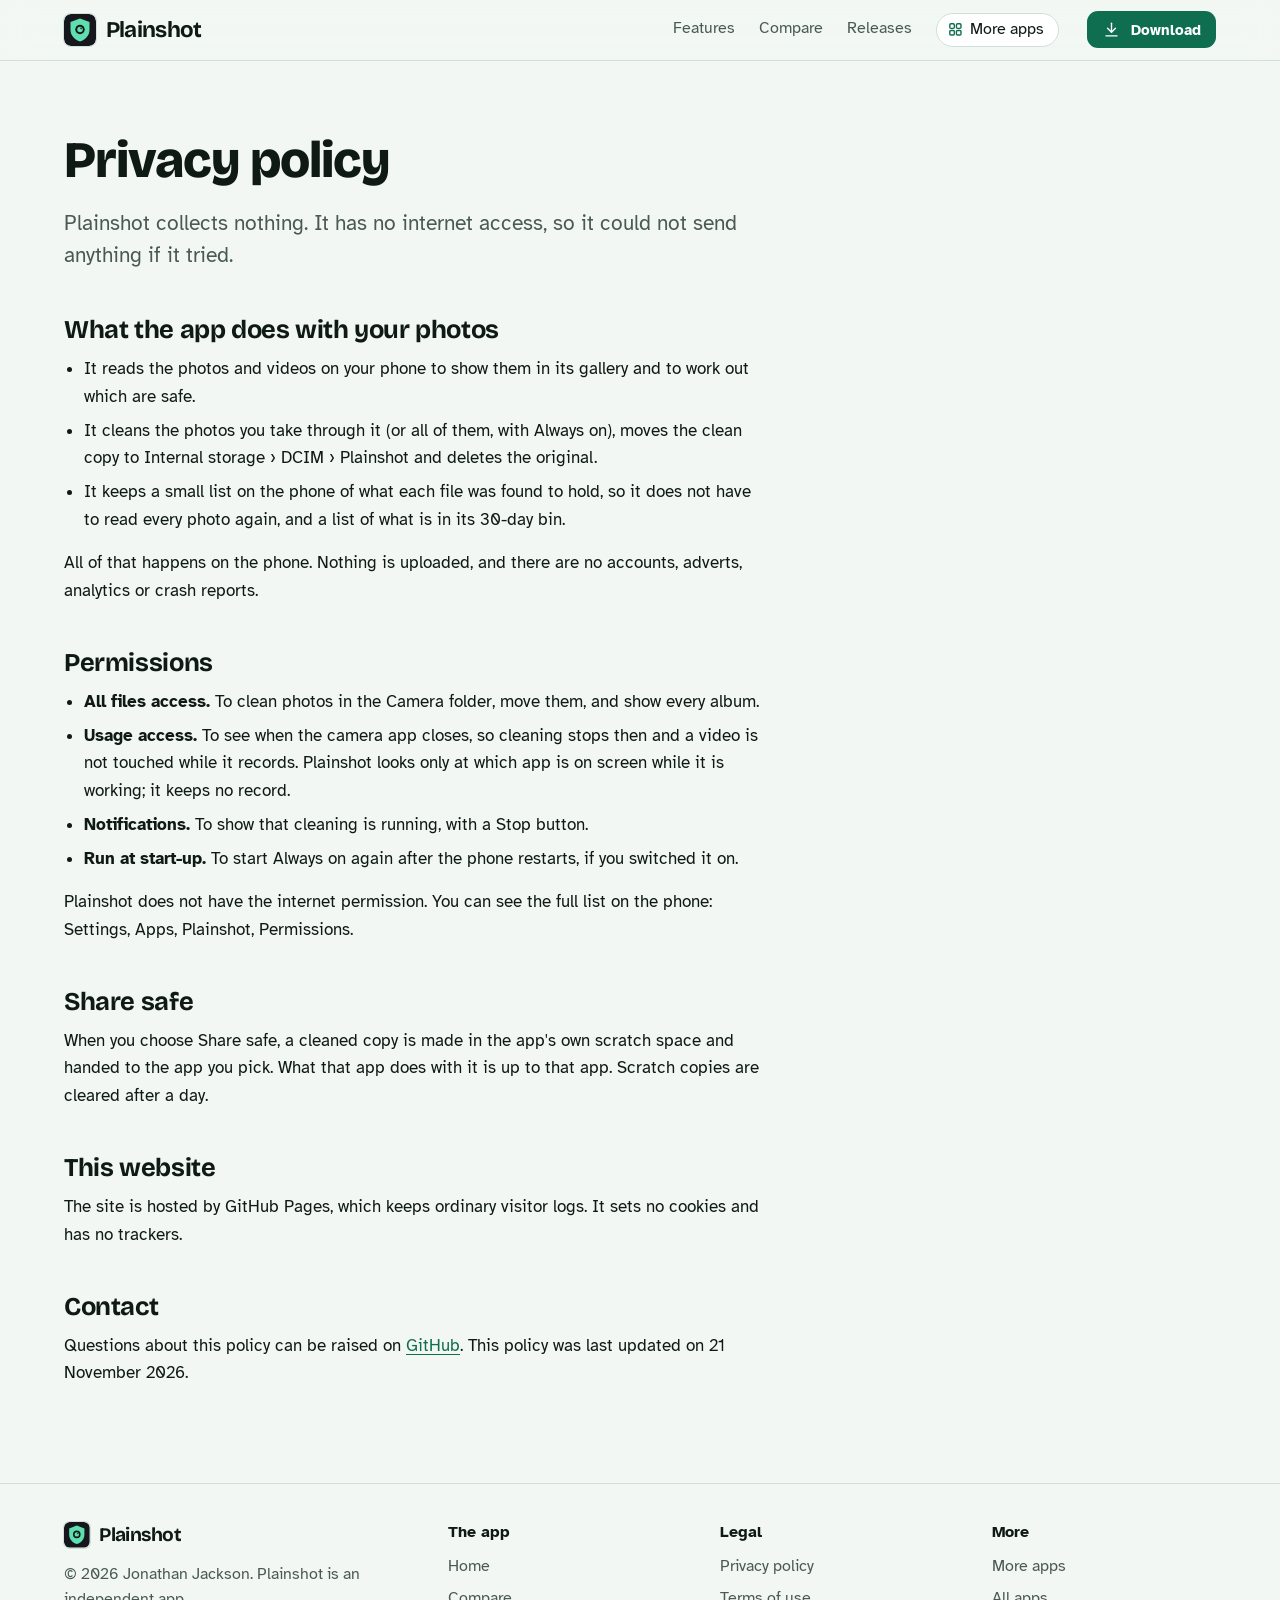
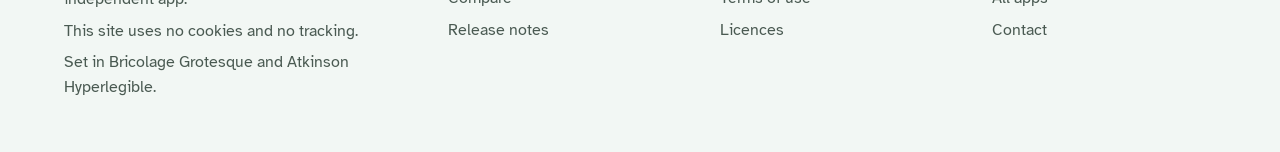
<file: privacy.html>
<!DOCTYPE html>
<html lang="en-GB">
<head>
<meta charset="utf-8">
<meta name="viewport" content="width=device-width, initial-scale=1">
<title>Plainshot privacy policy</title>
<meta name="description" content="What Plainshot does with your information: in short, it stays on your phone.">
<meta name="author" content="Jonathan Jackson">
<link rel="canonical" href="https://customgpter.github.io/plainshot/privacy.html">
<meta name="theme-color" content="#f2f7f4" media="(prefers-color-scheme: light)">
<meta name="theme-color" content="#0e0f12" media="(prefers-color-scheme: dark)">
<meta property="og:type" content="website">
<meta property="og:site_name" content="Plainshot">
<meta property="og:title" content="Plainshot privacy policy">
<meta property="og:description" content="What Plainshot does with your information: in short, it stays on your phone.">
<meta property="og:url" content="https://customgpter.github.io/plainshot/privacy.html">
<meta property="og:image" content="https://customgpter.github.io/plainshot/assets/og.png">
<meta property="og:image:width" content="1200">
<meta property="og:image:height" content="630">
<meta property="og:image:alt" content="Plainshot&#x27;s gallery, with a Safe pill on the cleaned photos">
<meta property="og:locale" content="en_GB">
<meta name="twitter:card" content="summary_large_image">
<link rel="icon" href="./assets/favicon.svg" type="image/svg+xml">
<link rel="apple-touch-icon" href="./assets/apple-touch-icon.png">
<link rel="preload" href="./assets/fonts/bricolage-grotesque-latin.woff2" as="font" type="font/woff2" crossorigin>
<link rel="preload" href="./assets/fonts/atkinson-hyperlegible-latin-400-normal.woff2" as="font" type="font/woff2" crossorigin>
<link rel="stylesheet" href="./assets/site.css?v=1">
<link rel="stylesheet" href="./assets/house.css?v=1">
<link rel="stylesheet" href="./assets/apps-list.css?v=1">
<script src="./assets/apps-list.js?v=1" defer></script>
</head>
<body>
<a class="skip" href="#main">Skip to content</a>
<header class="masthead">
<div class="wrap">
<a class="brand" href="./" aria-label="Plainshot home"><svg viewBox="0 0 64 64" aria-hidden="true"><rect width="64" height="64" rx="14" fill="#15171c"/><path d="M32 9l19 7v15c0 12-8 20.5-19 24-11-3.5-19-12-19-24V16z" fill="#5edfb0"/><circle cx="32" cy="31" r="9.5" fill="#15171c"/><circle cx="32" cy="31" r="5.5" fill="#5edfb0"/><circle cx="34.2" cy="28.8" r="1.6" fill="#15171c"/></svg><span>Plainshot</span></a>
<nav aria-label="Main"><ul><li><a href="./#features">Features</a></li><li><a href="./compare.html">Compare</a></li><li><a href="./releases.html">Releases</a></li><li><a class="more-apps" href="./more-apps.html"><svg class="ico" viewBox="0 0 24 24" aria-hidden="true"><rect x="4" y="4" width="6.5" height="6.5" rx="1.6"/><rect x="13.5" y="4" width="6.5" height="6.5" rx="1.6"/><rect x="4" y="13.5" width="6.5" height="6.5" rx="1.6"/><rect x="13.5" y="13.5" width="6.5" height="6.5" rx="1.6"/></svg>More apps</a></li></ul></nav>
<a class="button small" href="https://github.com/CustomGPTer/plainshot/releases/latest/download/Plainshot.apk"><svg class="ico" viewBox="0 0 24 24" aria-hidden="true"><path d="M12 4v11"/><path d="M7 10.5l5 5 5-5"/><path d="M5 20h14"/></svg>Download</a>
</div>
</header>
<main id="main" class="doc">
<div class="wrap">
<div class="measure">
<h1>Privacy policy</h1>
<p class="lede">Plainshot collects nothing. It has no internet access, so it could not send anything if it tried.</p>
<h2 id="what-the-app-does-with-your-photos">What the app does with your photos</h2><ul>
<li>It reads the photos and videos on your phone to show them in its gallery and to work out which are safe.</li>
<li>It cleans the photos you take through it (or all of them, with Always on), moves the clean copy to Internal storage › DCIM › Plainshot and deletes the original.</li>
<li>It keeps a small list on the phone of what each file was found to hold, so it does not have to read every photo again, and a list of what is in its 30-day bin.</li>
</ul>
<p>All of that happens on the phone. Nothing is uploaded, and there are no accounts, adverts, analytics or crash reports.</p><h2 id="permissions">Permissions</h2><ul>
<li><strong>All files access.</strong> To clean photos in the Camera folder, move them, and show every album.</li>
<li><strong>Usage access.</strong> To see when the camera app closes, so cleaning stops then and a video is not touched while it records. Plainshot looks only at which app is on screen while it is working; it keeps no record.</li>
<li><strong>Notifications.</strong> To show that cleaning is running, with a Stop button.</li>
<li><strong>Run at start-up.</strong> To start Always on again after the phone restarts, if you switched it on.</li>
</ul>
<p>Plainshot does not have the internet permission. You can see the full list on the phone: Settings, Apps, Plainshot, Permissions.</p><h2 id="share-safe">Share safe</h2><p>When you choose Share safe, a cleaned copy is made in the app's own scratch space and handed to the app you pick. What that app does with it is up to that app. Scratch copies are cleared after a day.</p><h2 id="this-website">This website</h2><p>The site is hosted by GitHub Pages, which keeps ordinary visitor logs. It sets no cookies and has no trackers.</p>
<h2 id="contact">Contact</h2>
<p>Questions about this policy can be raised on <a href="https://github.com/CustomGPTer/plainshot/issues">GitHub</a>. This policy was last updated on 21 November 2026.</p>
</div>
</div>
</main>
<footer class="colophon">
<div class="wrap">
<div>
<a class="brand" href="./" aria-label="Plainshot home"><svg viewBox="0 0 64 64" aria-hidden="true"><rect width="64" height="64" rx="14" fill="#15171c"/><path d="M32 9l19 7v15c0 12-8 20.5-19 24-11-3.5-19-12-19-24V16z" fill="#5edfb0"/><circle cx="32" cy="31" r="9.5" fill="#15171c"/><circle cx="32" cy="31" r="5.5" fill="#5edfb0"/><circle cx="34.2" cy="28.8" r="1.6" fill="#15171c"/></svg><span>Plainshot</span></a>
<p>&copy; 2026 Jonathan Jackson. Plainshot is an independent app.</p>
<p>This site uses no cookies and no tracking.</p>
<p>Set in Bricolage Grotesque and Atkinson Hyperlegible.</p>
</div>
<nav aria-label="The app"><h2>The app</h2><ul>
<li><a href="./">Home</a></li>
<li><a href="./compare.html">Compare</a></li>
<li><a href="./releases.html">Release notes</a></li>

</ul></nav>
<nav aria-label="Legal"><h2>Legal</h2><ul>
<li><a href="./privacy.html">Privacy policy</a></li>
<li><a href="./terms.html">Terms of use</a></li>
<li><a href="./licences.html">Licences</a></li>
</ul></nav>
<nav aria-label="More"><h2>More</h2><ul>
<li><a href="./more-apps.html">More apps</a></li>
<li><a href="https://customgpter.github.io/">All apps</a></li>
<li><a href="https://github.com/CustomGPTer/plainshot/issues">Contact</a></li>
</ul></nav>
</div>
</footer>
</body>
</html>
</file>
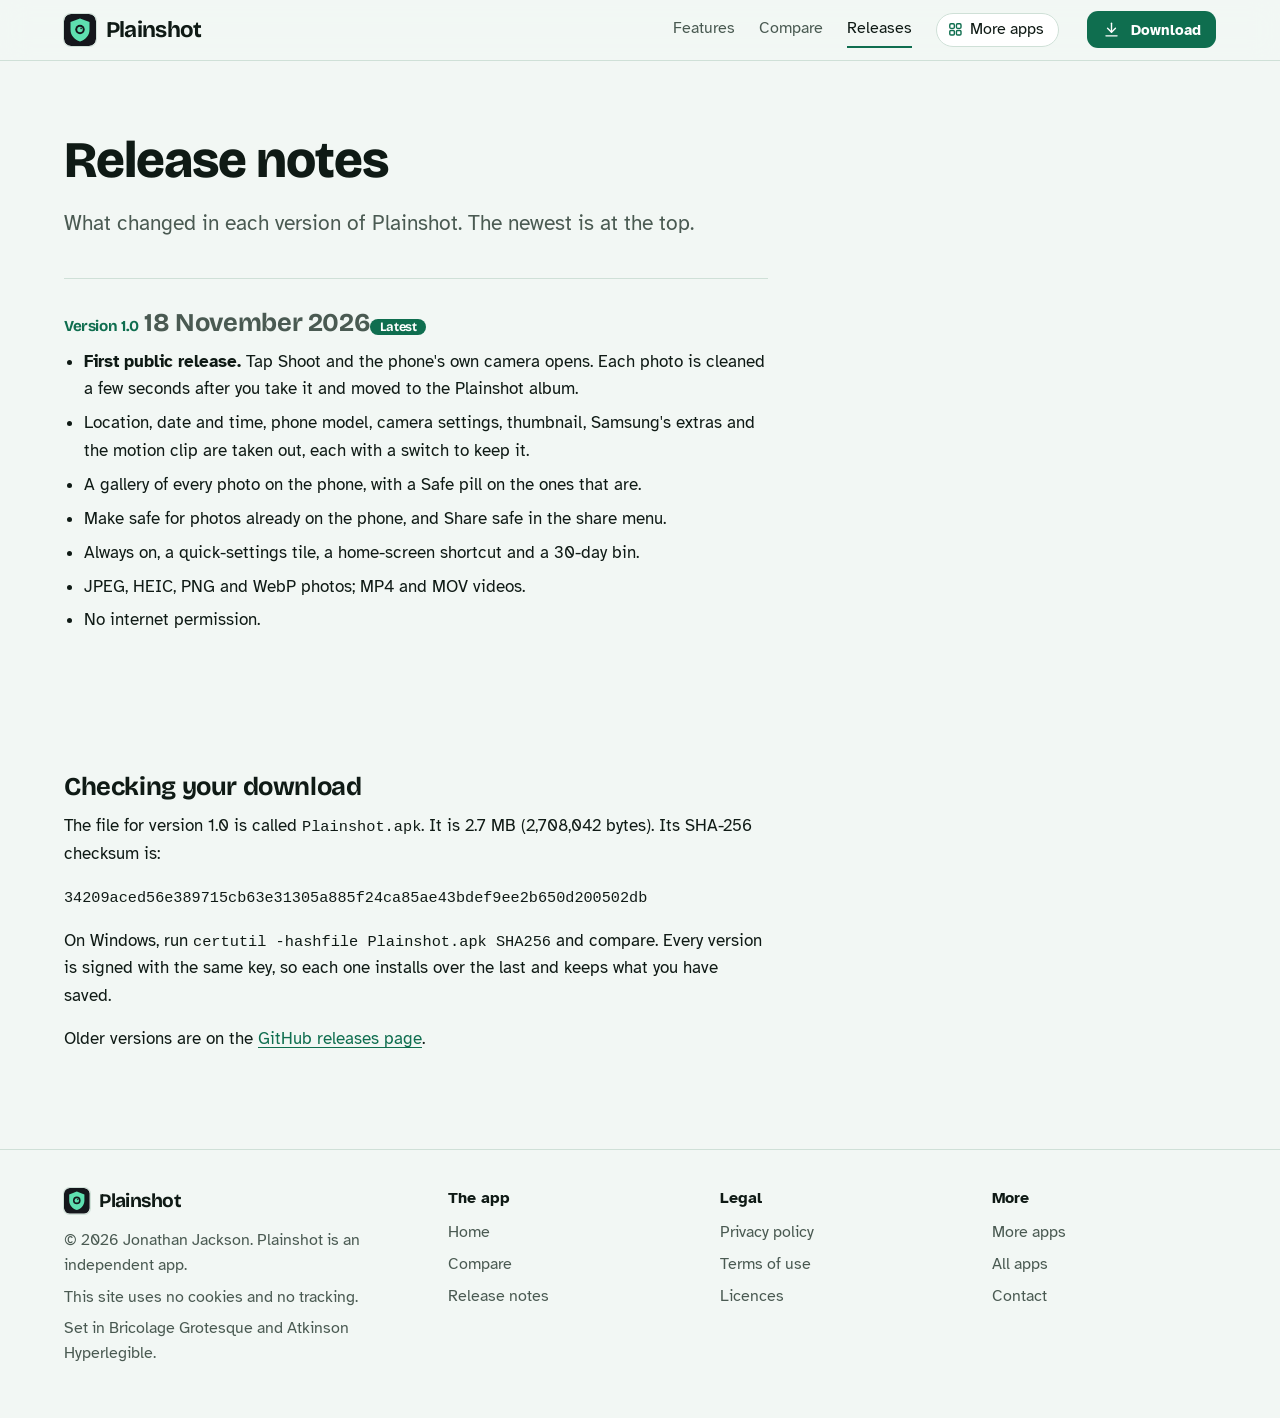
<file: releases.html>
<!DOCTYPE html>
<html lang="en-GB">
<head>
<meta charset="utf-8">
<meta name="viewport" content="width=device-width, initial-scale=1">
<title>Plainshot release notes</title>
<meta name="description" content="What changed in each version of Plainshot, with the file size and checksum to check your download.">
<meta name="author" content="Jonathan Jackson">
<link rel="canonical" href="https://customgpter.github.io/plainshot/releases.html">
<meta name="theme-color" content="#f2f7f4" media="(prefers-color-scheme: light)">
<meta name="theme-color" content="#0e0f12" media="(prefers-color-scheme: dark)">
<meta property="og:type" content="website">
<meta property="og:site_name" content="Plainshot">
<meta property="og:title" content="Plainshot release notes">
<meta property="og:description" content="What changed in each version of Plainshot, with the file size and checksum to check your download.">
<meta property="og:url" content="https://customgpter.github.io/plainshot/releases.html">
<meta property="og:image" content="https://customgpter.github.io/plainshot/assets/og.png">
<meta property="og:image:width" content="1200">
<meta property="og:image:height" content="630">
<meta property="og:image:alt" content="Plainshot&#x27;s gallery, with a Safe pill on the cleaned photos">
<meta property="og:locale" content="en_GB">
<meta name="twitter:card" content="summary_large_image">
<link rel="icon" href="./assets/favicon.svg" type="image/svg+xml">
<link rel="apple-touch-icon" href="./assets/apple-touch-icon.png">
<link rel="preload" href="./assets/fonts/bricolage-grotesque-latin.woff2" as="font" type="font/woff2" crossorigin>
<link rel="preload" href="./assets/fonts/atkinson-hyperlegible-latin-400-normal.woff2" as="font" type="font/woff2" crossorigin>
<link rel="stylesheet" href="./assets/site.css?v=1">
<link rel="stylesheet" href="./assets/house.css?v=1">
<link rel="stylesheet" href="./assets/apps-list.css?v=1">
<script src="./assets/apps-list.js?v=1" defer></script>
</head>
<body>
<a class="skip" href="#main">Skip to content</a>
<header class="masthead">
<div class="wrap">
<a class="brand" href="./" aria-label="Plainshot home"><svg viewBox="0 0 64 64" aria-hidden="true"><rect width="64" height="64" rx="14" fill="#15171c"/><path d="M32 9l19 7v15c0 12-8 20.5-19 24-11-3.5-19-12-19-24V16z" fill="#5edfb0"/><circle cx="32" cy="31" r="9.5" fill="#15171c"/><circle cx="32" cy="31" r="5.5" fill="#5edfb0"/><circle cx="34.2" cy="28.8" r="1.6" fill="#15171c"/></svg><span>Plainshot</span></a>
<nav aria-label="Main"><ul><li><a href="./#features">Features</a></li><li><a href="./compare.html">Compare</a></li><li><a href="./releases.html" aria-current="page">Releases</a></li><li><a class="more-apps" href="./more-apps.html"><svg class="ico" viewBox="0 0 24 24" aria-hidden="true"><rect x="4" y="4" width="6.5" height="6.5" rx="1.6"/><rect x="13.5" y="4" width="6.5" height="6.5" rx="1.6"/><rect x="4" y="13.5" width="6.5" height="6.5" rx="1.6"/><rect x="13.5" y="13.5" width="6.5" height="6.5" rx="1.6"/></svg>More apps</a></li></ul></nav>
<a class="button small" href="https://github.com/CustomGPTer/plainshot/releases/latest/download/Plainshot.apk"><svg class="ico" viewBox="0 0 24 24" aria-hidden="true"><path d="M12 4v11"/><path d="M7 10.5l5 5 5-5"/><path d="M5 20h14"/></svg>Download</a>
</div>
</header>
<main id="main" class="doc">
<div class="wrap">
<div class="measure">
<h1>Release notes</h1>
<p class="lede">What changed in each version of Plainshot. The newest is at the top.</p>
<section class="release" id="v1.0"><h2><span class="ver">Version 1.0</span> <span class="when">18 November 2026</span><span class="tag">Latest</span></h2><ul><li><b>First public release.</b> Tap Shoot and the phone's own camera opens. Each photo is cleaned a few seconds after you take it and moved to the Plainshot album.</li><li>Location, date and time, phone model, camera settings, thumbnail, Samsung's extras and the motion clip are taken out, each with a switch to keep it.</li><li>A gallery of every photo on the phone, with a Safe pill on the ones that are.</li><li>Make safe for photos already on the phone, and Share safe in the share menu.</li><li>Always on, a quick-settings tile, a home-screen shortcut and a 30-day bin.</li><li>JPEG, HEIC, PNG and WebP photos; MP4 and MOV videos.</li><li>No internet permission.</li></ul></section>
<h2 id="checking">Checking your download</h2>
<p>The file for version 1.0 is called <code>Plainshot.apk</code>. It is 2.7 MB (2,708,042 bytes). Its SHA-256 checksum is:</p>
<p><code class="sum">34209aced56e389715cb63e31305a885f24ca85ae43bdef9ee2b650d200502db</code></p>
<p>On Windows, run <code>certutil -hashfile Plainshot.apk SHA256</code> and compare. Every version is signed with the same key, so each one installs over the last and keeps what you have saved.</p>
<p>Older versions are on the <a href="https://github.com/CustomGPTer/plainshot/releases">GitHub releases page</a>.</p>
</div>
</div>
</main>
<footer class="colophon">
<div class="wrap">
<div>
<a class="brand" href="./" aria-label="Plainshot home"><svg viewBox="0 0 64 64" aria-hidden="true"><rect width="64" height="64" rx="14" fill="#15171c"/><path d="M32 9l19 7v15c0 12-8 20.5-19 24-11-3.5-19-12-19-24V16z" fill="#5edfb0"/><circle cx="32" cy="31" r="9.5" fill="#15171c"/><circle cx="32" cy="31" r="5.5" fill="#5edfb0"/><circle cx="34.2" cy="28.8" r="1.6" fill="#15171c"/></svg><span>Plainshot</span></a>
<p>&copy; 2026 Jonathan Jackson. Plainshot is an independent app.</p>
<p>This site uses no cookies and no tracking.</p>
<p>Set in Bricolage Grotesque and Atkinson Hyperlegible.</p>
</div>
<nav aria-label="The app"><h2>The app</h2><ul>
<li><a href="./">Home</a></li>
<li><a href="./compare.html">Compare</a></li>
<li><a href="./releases.html">Release notes</a></li>

</ul></nav>
<nav aria-label="Legal"><h2>Legal</h2><ul>
<li><a href="./privacy.html">Privacy policy</a></li>
<li><a href="./terms.html">Terms of use</a></li>
<li><a href="./licences.html">Licences</a></li>
</ul></nav>
<nav aria-label="More"><h2>More</h2><ul>
<li><a href="./more-apps.html">More apps</a></li>
<li><a href="https://customgpter.github.io/">All apps</a></li>
<li><a href="https://github.com/CustomGPTer/plainshot/issues">Contact</a></li>
</ul></nav>
</div>
</footer>
</body>
</html>
</file>
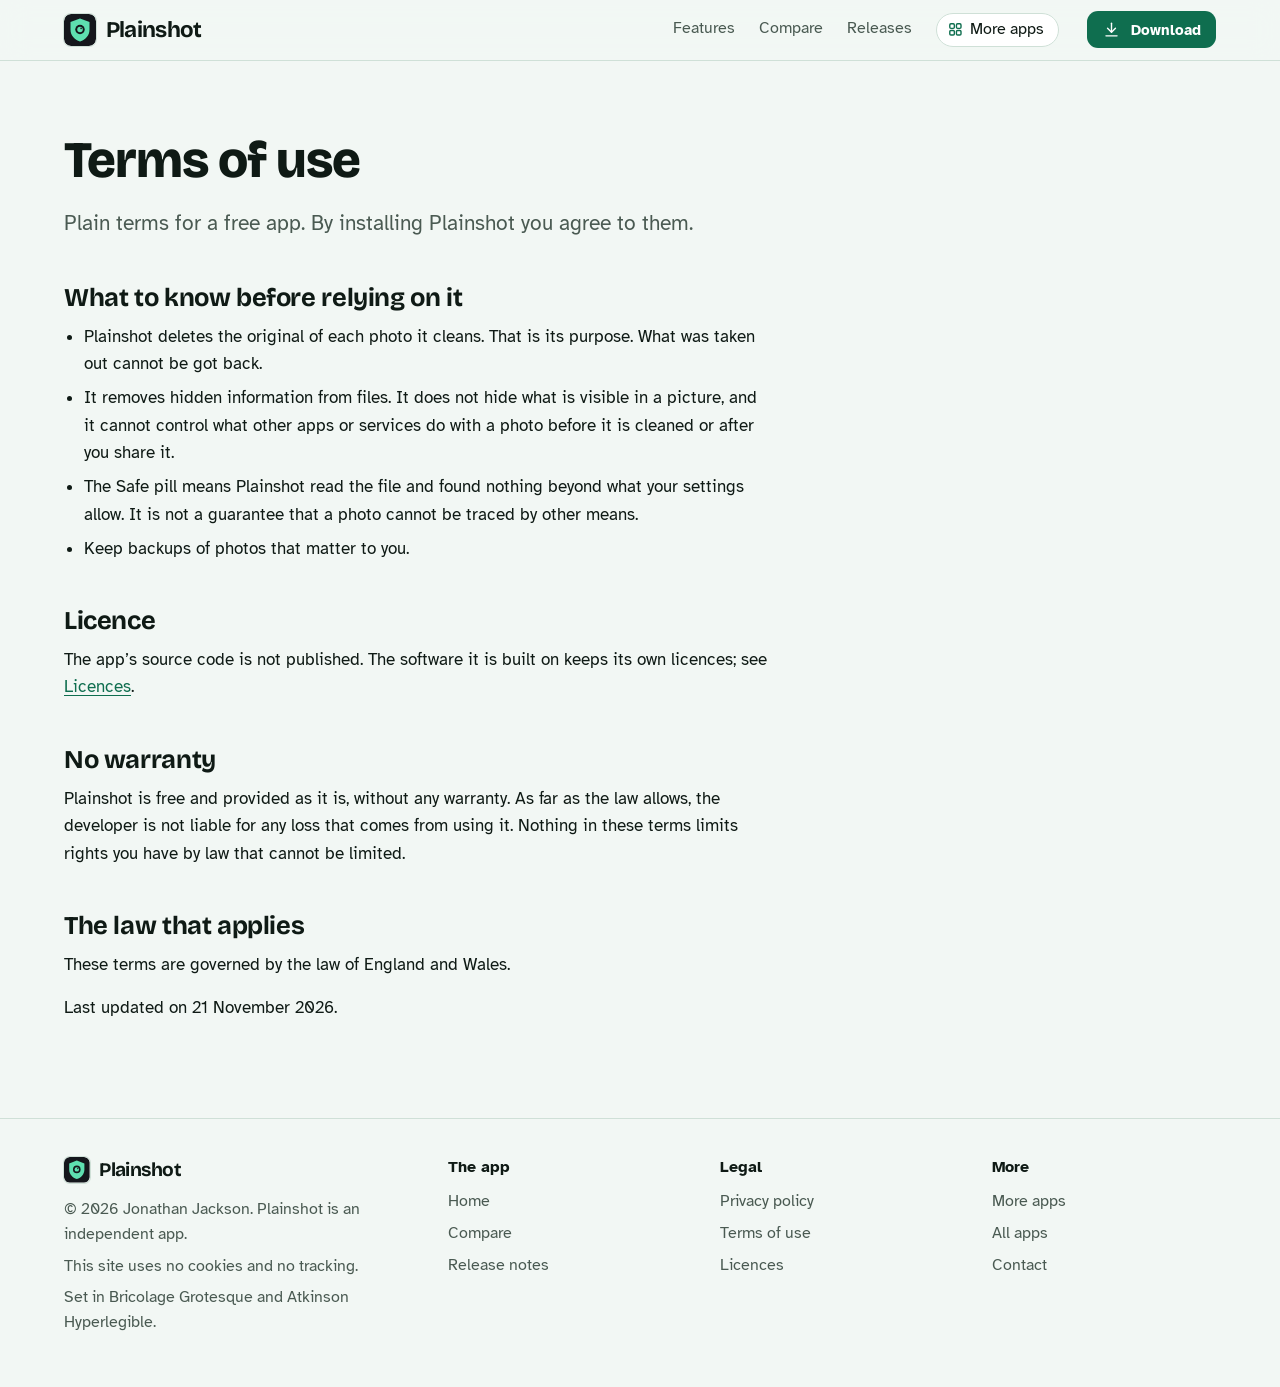
<file: terms.html>
<!DOCTYPE html>
<html lang="en-GB">
<head>
<meta charset="utf-8">
<meta name="viewport" content="width=device-width, initial-scale=1">
<title>Plainshot terms of use</title>
<meta name="description" content="The terms for using Plainshot.">
<meta name="author" content="Jonathan Jackson">
<link rel="canonical" href="https://customgpter.github.io/plainshot/terms.html">
<meta name="theme-color" content="#f2f7f4" media="(prefers-color-scheme: light)">
<meta name="theme-color" content="#0e0f12" media="(prefers-color-scheme: dark)">
<meta property="og:type" content="website">
<meta property="og:site_name" content="Plainshot">
<meta property="og:title" content="Plainshot terms of use">
<meta property="og:description" content="The terms for using Plainshot.">
<meta property="og:url" content="https://customgpter.github.io/plainshot/terms.html">
<meta property="og:image" content="https://customgpter.github.io/plainshot/assets/og.png">
<meta property="og:image:width" content="1200">
<meta property="og:image:height" content="630">
<meta property="og:image:alt" content="Plainshot&#x27;s gallery, with a Safe pill on the cleaned photos">
<meta property="og:locale" content="en_GB">
<meta name="twitter:card" content="summary_large_image">
<link rel="icon" href="./assets/favicon.svg" type="image/svg+xml">
<link rel="apple-touch-icon" href="./assets/apple-touch-icon.png">
<link rel="preload" href="./assets/fonts/bricolage-grotesque-latin.woff2" as="font" type="font/woff2" crossorigin>
<link rel="preload" href="./assets/fonts/atkinson-hyperlegible-latin-400-normal.woff2" as="font" type="font/woff2" crossorigin>
<link rel="stylesheet" href="./assets/site.css?v=1">
<link rel="stylesheet" href="./assets/house.css?v=1">
<link rel="stylesheet" href="./assets/apps-list.css?v=1">
<script src="./assets/apps-list.js?v=1" defer></script>
</head>
<body>
<a class="skip" href="#main">Skip to content</a>
<header class="masthead">
<div class="wrap">
<a class="brand" href="./" aria-label="Plainshot home"><svg viewBox="0 0 64 64" aria-hidden="true"><rect width="64" height="64" rx="14" fill="#15171c"/><path d="M32 9l19 7v15c0 12-8 20.5-19 24-11-3.5-19-12-19-24V16z" fill="#5edfb0"/><circle cx="32" cy="31" r="9.5" fill="#15171c"/><circle cx="32" cy="31" r="5.5" fill="#5edfb0"/><circle cx="34.2" cy="28.8" r="1.6" fill="#15171c"/></svg><span>Plainshot</span></a>
<nav aria-label="Main"><ul><li><a href="./#features">Features</a></li><li><a href="./compare.html">Compare</a></li><li><a href="./releases.html">Releases</a></li><li><a class="more-apps" href="./more-apps.html"><svg class="ico" viewBox="0 0 24 24" aria-hidden="true"><rect x="4" y="4" width="6.5" height="6.5" rx="1.6"/><rect x="13.5" y="4" width="6.5" height="6.5" rx="1.6"/><rect x="4" y="13.5" width="6.5" height="6.5" rx="1.6"/><rect x="13.5" y="13.5" width="6.5" height="6.5" rx="1.6"/></svg>More apps</a></li></ul></nav>
<a class="button small" href="https://github.com/CustomGPTer/plainshot/releases/latest/download/Plainshot.apk"><svg class="ico" viewBox="0 0 24 24" aria-hidden="true"><path d="M12 4v11"/><path d="M7 10.5l5 5 5-5"/><path d="M5 20h14"/></svg>Download</a>
</div>
</header>
<main id="main" class="doc">
<div class="wrap">
<div class="measure">
<h1>Terms of use</h1>
<p class="lede">Plain terms for a free app. By installing Plainshot you agree to them.</p>
<h2 id="what-to-know-before-relying-on-it">What to know before relying on it</h2><ul>
<li>Plainshot deletes the original of each photo it cleans. That is its purpose. What was taken out cannot be got back.</li>
<li>It removes hidden information from files. It does not hide what is visible in a picture, and it cannot control what other apps or services do with a photo before it is cleaned or after you share it.</li>
<li>The Safe pill means Plainshot read the file and found nothing beyond what your settings allow. It is not a guarantee that a photo cannot be traced by other means.</li>
<li>Keep backups of photos that matter to you.</li>
</ul><h2 id="licence">Licence</h2><p>The app&rsquo;s source code is not published. The software it is built on keeps its own licences; see <a href="licences.html">Licences</a>.</p>
<p></p>
<p class="small"></p>
<h2 id="no-warranty">No warranty</h2>
<p>Plainshot is free and provided as it is, without any warranty. As far as the law allows, the developer is not liable for any loss that comes from using it. Nothing in these terms limits rights you have by law that cannot be limited.</p>
<h2 id="governing">The law that applies</h2>
<p>These terms are governed by the law of England and Wales.</p>
<p>Last updated on 21 November 2026.</p>
</div>
</div>
</main>
<footer class="colophon">
<div class="wrap">
<div>
<a class="brand" href="./" aria-label="Plainshot home"><svg viewBox="0 0 64 64" aria-hidden="true"><rect width="64" height="64" rx="14" fill="#15171c"/><path d="M32 9l19 7v15c0 12-8 20.5-19 24-11-3.5-19-12-19-24V16z" fill="#5edfb0"/><circle cx="32" cy="31" r="9.5" fill="#15171c"/><circle cx="32" cy="31" r="5.5" fill="#5edfb0"/><circle cx="34.2" cy="28.8" r="1.6" fill="#15171c"/></svg><span>Plainshot</span></a>
<p>&copy; 2026 Jonathan Jackson. Plainshot is an independent app.</p>
<p>This site uses no cookies and no tracking.</p>
<p>Set in Bricolage Grotesque and Atkinson Hyperlegible.</p>
</div>
<nav aria-label="The app"><h2>The app</h2><ul>
<li><a href="./">Home</a></li>
<li><a href="./compare.html">Compare</a></li>
<li><a href="./releases.html">Release notes</a></li>

</ul></nav>
<nav aria-label="Legal"><h2>Legal</h2><ul>
<li><a href="./privacy.html">Privacy policy</a></li>
<li><a href="./terms.html">Terms of use</a></li>
<li><a href="./licences.html">Licences</a></li>
</ul></nav>
<nav aria-label="More"><h2>More</h2><ul>
<li><a href="./more-apps.html">More apps</a></li>
<li><a href="https://customgpter.github.io/">All apps</a></li>
<li><a href="https://github.com/CustomGPTer/plainshot/issues">Contact</a></li>
</ul></nav>
</div>
</footer>
</body>
</html>
</file>
<file: assets/site.css>
@font-face{font-family:"Bricolage Grotesque";src:url("fonts/bricolage-grotesque-latin.woff2") format("woff2");font-weight:200 800;font-style:normal;font-display:swap}
@font-face{font-family:"Atkinson Hyperlegible";src:url("fonts/atkinson-hyperlegible-latin-400-normal.woff2") format("woff2");font-weight:400;font-style:normal;font-display:swap}
@font-face{font-family:"Atkinson Hyperlegible";src:url("fonts/atkinson-hyperlegible-latin-700-normal.woff2") format("woff2");font-weight:700;font-style:normal;font-display:swap}

/* Daylight page, night-time camera. The lamp colour is kept for the one thing to press and for what the camera has seen. */
:root{
  --page:#f2f5f9; --panel:#ffffff; --raised:#e8edf3; --ink:#0d1a2b; --soft:#465468; --rule:#d2dae4;
  --accent:#0a6a55; --accent-ink:#ffffff; --warn:#8a5200; --rec:#d3302f;
  --lamp:#ffb347; --lamp-ink:#231400; --lamp-text:#8a5200;
  --night:#09111e; --night-2:#111d30; --night-3:#1a2a43; --night-ink:#eaf0f8; --night-soft:#9fb0c7; --night-rule:#24364f; --iris:#55d6ab;
  --display:"Bricolage Grotesque","Atkinson Hyperlegible",system-ui,sans-serif;
  --sans:"Atkinson Hyperlegible",system-ui,-apple-system,"Segoe UI",Roboto,sans-serif;
  --mono:ui-monospace,SFMono-Regular,Menlo,Consolas,"Liberation Mono",monospace;
  color-scheme:light dark;
}
@media (prefers-color-scheme:dark){
  :root{--page:#0a111b; --panel:#111a27; --raised:#182434; --ink:#e9eef5; --soft:#a0aec0; --rule:#243247;
    --accent:#55d6ab; --accent-ink:#00281d; --warn:#ffb347; --rec:#ff6163; --lamp-text:#ffb347}
}

*,*::before,*::after{box-sizing:border-box}
html{-webkit-text-size-adjust:100%;scroll-behavior:smooth;scroll-padding-top:5.5rem}
@media (prefers-reduced-motion:reduce){html{scroll-behavior:auto}}
body{margin:0;background:var(--page);color:var(--ink);font:400 1.0625rem/1.62 var(--sans);text-rendering:optimizeLegibility;-webkit-font-smoothing:antialiased}
img,svg{max-width:100%;display:block}
a{color:var(--accent);text-decoration-thickness:.07em;text-underline-offset:.2em}
a:hover{text-decoration-thickness:.13em}
:focus-visible{outline:3px solid var(--lamp);outline-offset:3px;border-radius:6px}
code{font:.9em/1 var(--mono);overflow-wrap:anywhere}
h1,h2,h3{font-family:var(--display);font-weight:700;letter-spacing:-.015em;line-height:1.08;margin:0;text-wrap:balance}
p{margin:0 0 1rem}
.skip{position:absolute;left:-999px;top:0;background:var(--ink);color:var(--page);padding:.6rem 1rem;z-index:30;border-radius:0 0 8px 0}
.skip:focus{left:0}
.sr{position:absolute;width:1px;height:1px;overflow:hidden;clip-path:inset(50%);white-space:nowrap}
.wrap{width:min(72rem,100% - 2.5rem);margin-inline:auto}
.measure{max-width:44rem}
.ico{width:1.25em;height:1.25em;flex:none;fill:none;stroke:currentColor;stroke-width:1.75;stroke-linecap:round;stroke-linejoin:round}

/* ---------- masthead */
.masthead{position:sticky;top:0;z-index:20;background:color-mix(in srgb,var(--page) 88%,transparent);-webkit-backdrop-filter:blur(14px) saturate(1.3);backdrop-filter:blur(14px) saturate(1.3);border-bottom:1px solid var(--rule)}
.masthead .wrap{display:flex;flex-wrap:wrap;align-items:center;gap:.35rem 1.75rem;padding-block:.7rem}
.brand{display:inline-flex;align-items:center;gap:.6rem;font:700 1.4rem/1 var(--display);letter-spacing:-.03em;color:var(--ink);text-decoration:none;margin-right:auto}
.brand svg{width:2rem;height:2rem;flex:none;border-radius:.5rem;box-shadow:0 0 0 1px var(--rule)}
.masthead nav ul{display:flex;flex-wrap:wrap;align-items:center;gap:.15rem 1.5rem;list-style:none;margin:0;padding:0;font-size:1rem;line-height:1.3}
.masthead nav a{display:inline-flex;align-items:center;gap:.4rem;color:var(--soft);text-decoration:none;padding-block:.45rem;border-bottom:2px solid transparent}
.masthead nav a:hover{color:var(--ink)}
.masthead nav a[aria-current="page"]{color:var(--ink);border-bottom-color:var(--lamp)}
.masthead nav a.more-apps{color:var(--ink);border:1px solid var(--rule);border-radius:999px;padding:.34rem .85rem .34rem .65rem;background:var(--panel)}
.masthead nav a.more-apps .ico{width:1.05em;height:1.05em;color:var(--accent);stroke-width:2}
.masthead nav a.more-apps:hover,.masthead nav a.more-apps[aria-current="page"]{border-color:var(--accent)}
.button{display:inline-flex;align-items:center;gap:.6rem;background:var(--lamp);color:var(--lamp-ink);font:700 1.08rem/1.2 var(--sans);text-decoration:none;padding:.95rem 1.5rem;border-radius:14px;box-shadow:0 1px 0 rgba(255,255,255,.45) inset,0 12px 24px -14px rgba(138,82,0,.9)}
.button:hover{background:#ffc56e}
.button:active{transform:translateY(1px)}
.button.small{font-size:.95rem;padding:.55rem .95rem;border-radius:11px;box-shadow:none}
.button.quiet{background:none;box-shadow:none;border:1px solid var(--rule);color:var(--ink)}
.button.quiet:hover{border-color:var(--ink);background:none}
@media (max-width:52rem){
  .masthead nav{order:3;flex:1 0 100%}
  .masthead nav ul{gap:.1rem .85rem;font-size:.95rem}
  .masthead nav .wide{display:none}
}
@media (max-width:24rem){.masthead nav a.more-apps .ico{display:none}.masthead nav a.more-apps{padding-inline:.7rem}}

/* ---------- hero */
.hero{padding-block:clamp(2.2rem,6vw,4.75rem) clamp(2.5rem,6vw,4.5rem);overflow:hidden}
.hero-grid{display:grid;gap:clamp(2.25rem,5vw,4rem);align-items:center}
@media (min-width:62rem){.hero-grid{grid-template-columns:minmax(0,11fr) minmax(0,10fr)}}
.hero h1{font-size:clamp(2.6rem,6vw,4.25rem);font-weight:800;line-height:1;letter-spacing:-.022em;margin-bottom:1.5rem}
.lede{font-size:clamp(1.14rem,2vw,1.3rem);line-height:1.55;color:var(--soft);margin:0 0 1rem;max-width:34rem}
.get{display:flex;flex-wrap:wrap;align-items:center;gap:.9rem 1.5rem;margin:1.8rem 0 1.1rem}
.get .aside{font-weight:700;color:var(--ink)}
.facts{font-size:.98rem;line-height:1.5;color:var(--soft);margin:0 0 .5rem;max-width:36rem}
.pills{display:flex;flex-wrap:wrap;gap:.45rem;list-style:none;margin:0 0 1rem;padding:0;font-size:.95rem}
.pills li{border:1px solid var(--rule);border-radius:999px;padding:.22rem .8rem;background:var(--panel);color:var(--soft)}

/* the monitor: the camera's view, the day beneath it, and the alert it sends */
.monitor{position:relative;max-width:36rem;margin-inline:auto;width:100%;padding-bottom:3.1rem}
@media (min-width:62rem){.monitor{margin-inline:auto 0}}
.screen{position:relative;background:var(--night);border-radius:22px;padding:.6rem;box-shadow:0 0 0 1px var(--night-rule),0 30px 60px -30px rgba(9,17,30,.75)}
.cam{position:relative;border-radius:15px;overflow:hidden;aspect-ratio:16/10;background:#0b1626}
.cam svg{width:100%;height:100%}
.cam text{font:700 15px var(--sans);fill:#231400}
.hud{position:absolute;display:inline-flex;align-items:center;gap:.4rem;font:700 .76rem/1 var(--sans);color:var(--night-ink);background:rgba(6,12,22,.62);border-radius:999px;padding:.38rem .65rem;letter-spacing:.01em}
.hud i{width:.5rem;height:.5rem;border-radius:50%;background:var(--iris)}
.hud.watching{left:.7rem;top:.7rem}
.hud.rec{right:.7rem;top:.7rem}
.hud.rec i{background:#ff5a5c}
.hud.stamp{left:.7rem;bottom:.7rem;font:400 .74rem/1 var(--mono);border-radius:6px;color:#d5deea}
.hud.place{right:.7rem;bottom:.7rem;border-radius:6px;font-weight:400;color:#d5deea}
.day{padding:.85rem .55rem 2rem;color:var(--night-soft);font-size:.8rem;line-height:1.2}
.day-head{display:flex;justify-content:space-between;margin-bottom:.6rem}
.day-head b{color:var(--night-ink)}
.track{position:relative;height:1.5rem;border-radius:7px;background:repeating-linear-gradient(90deg,var(--night-3) 0 1px,transparent 1px calc(100% / 24)),var(--night-2);box-shadow:inset 0 0 0 1px var(--night-rule)}
.ev{position:absolute;top:3px;bottom:3px;width:max(5px,1.1%);border-radius:3px;background:var(--iris);left:var(--at)}
.ev.seen{background:var(--lamp)}
.now{position:absolute;top:-4px;bottom:-4px;left:var(--at);width:2px;background:var(--night-ink);border-radius:2px}
.hours{display:flex;justify-content:space-between;margin-top:.4rem;font-size:.72rem}
.alert{position:absolute;right:-.4rem;bottom:0;display:flex;align-items:center;gap:.75rem;width:min(19rem,88%);background:var(--panel);color:var(--ink);border:1px solid var(--rule);border-radius:16px;padding:.65rem .8rem;box-shadow:0 18px 36px -18px rgba(9,17,30,.55)}
.alert .thumb{flex:none;width:3.1rem;height:3.1rem;border-radius:10px;background:linear-gradient(160deg,#16263d,#0b1626);position:relative;overflow:hidden}
.alert .thumb::before{content:"";position:absolute;left:50%;bottom:0;width:38%;height:62%;translate:-50% 0;border-radius:40% 40% 0 0;background:#6f86a6}
.alert .thumb::after{content:"";position:absolute;left:50%;top:14%;width:26%;aspect-ratio:1;translate:-50% 0;border-radius:50%;background:#8ea4c2}
.alert b{display:block;font-size:.98rem;line-height:1.25}
.alert span{display:block;font-size:.86rem;color:var(--soft);line-height:1.3}
.alert .dot{flex:none;width:.6rem;height:.6rem;border-radius:50%;background:var(--lamp);margin-left:auto;box-shadow:0 0 0 4px color-mix(in srgb,var(--lamp) 25%,transparent)}
@media (max-width:26rem){.alert{right:0}}
@media (prefers-reduced-motion:no-preference){
  .cam .spill{animation:vg-in .9s ease-out .25s both}
  .cam .who{animation:vg-step .9s cubic-bezier(.2,.8,.25,1) .9s both}
  .cam .mark{animation:vg-lock .45s cubic-bezier(.3,1.4,.5,1) 1.7s both;transform-box:fill-box;transform-origin:center}
  .hud.rec{animation:vg-in .3s ease-out 2.05s both}
  .hud.rec i{animation:vg-blink 1.2s steps(2,jump-none) 2.3s 4}
  .ev.seen,.now{animation:vg-pop .4s cubic-bezier(.3,1.5,.5,1) 2.4s both}
  .alert{animation:vg-rise .6s cubic-bezier(.2,.8,.25,1) 2.9s both}
  @keyframes vg-in{from{opacity:0}to{opacity:1}}
  @keyframes vg-step{from{opacity:0;transform:translateX(18px)}to{opacity:1;transform:none}}
  @keyframes vg-lock{from{opacity:0;transform:scale(1.12)}to{opacity:1;transform:none}}
  @keyframes vg-blink{from{opacity:1}to{opacity:.25}}
  @keyframes vg-pop{from{opacity:0;transform:scaleY(.2)}to{opacity:1;transform:none}}
  @keyframes vg-rise{from{opacity:0;transform:translateY(14px)}to{opacity:1;transform:none}}
}

/* ---------- sections */
section{padding-block:clamp(3rem,7vw,5.5rem)}
section + section{border-top:1px solid var(--rule)}
h2{font-size:clamp(1.8rem,3.6vw,2.6rem);margin-bottom:.9rem}
h3{font:700 1.1rem/1.3 var(--sans);letter-spacing:0;margin:0 0 .3rem}
.intro{color:var(--soft);max-width:40rem;margin-bottom:2.2rem;font-size:1.1rem}

.promises{padding-block:0;border-block:1px solid var(--rule);background:var(--panel)}
.promises ul{list-style:none;margin:0;padding:0;display:grid;grid-template-columns:repeat(auto-fit,minmax(min(100%,14rem),1fr))}
.promises li{display:flex;gap:.8rem;align-items:flex-start;padding:1.4rem 1.5rem 1.4rem 0}
.promises .ico{width:1.6rem;height:1.6rem;color:var(--accent);margin-top:.1rem}
.promises b{display:block;line-height:1.3}
.promises span{color:var(--soft);font-size:.96rem;line-height:1.45;display:block}
.hero + .promises{border-top:1px solid var(--rule)}

.steps{list-style:none;counter-reset:s;margin:0;padding:0;display:grid;gap:1.25rem}
@media (min-width:52rem){.steps{grid-template-columns:repeat(3,minmax(0,1fr))}}
.steps li{counter-increment:s;background:var(--panel);border:1px solid var(--rule);border-radius:18px;padding:1.4rem 1.4rem 1.5rem}
.steps li::before{content:counter(s);display:grid;place-items:center;width:2rem;height:2rem;border-radius:50%;background:var(--ink);color:var(--page);font:700 1rem/1 var(--display);margin-bottom:1rem}
.steps p{margin:0;color:var(--soft)}

.notices{display:grid;gap:1.25rem}
@media (min-width:52rem){.notices{grid-template-columns:repeat(2,minmax(0,1fr))}}
.sense{background:var(--night);color:var(--night-ink);border-radius:20px;padding:1.5rem 1.5rem 1.6rem;box-shadow:0 0 0 1px var(--night-rule)}
.sense h3{font:700 1.35rem/1.2 var(--display);letter-spacing:-.02em;margin-bottom:.35rem}
.sense p{color:var(--night-soft);margin-bottom:1.1rem}
.chips{display:flex;flex-wrap:wrap;gap:.5rem;list-style:none;margin:0;padding:0}
.chips li{display:inline-flex;align-items:center;gap:.45rem;border:1px solid var(--night-rule);background:var(--night-2);border-radius:10px;padding:.42rem .75rem .42rem .6rem;font-size:.98rem;line-height:1.2}
.chips .ico{color:var(--lamp)}

.groups{display:grid;gap:0}
.group{display:grid;gap:.4rem 3rem;padding-block:1.6rem;border-top:1px solid var(--rule)}
.group:last-child{border-bottom:1px solid var(--rule)}
@media (min-width:56rem){.group{grid-template-columns:13rem minmax(0,1fr)}}
.group > h3{font:700 1.3rem/1.2 var(--display);letter-spacing:-.02em;color:var(--ink)}
.group dl{margin:0;display:grid;gap:1.1rem 2.5rem}
@media (min-width:40rem){.group dl{grid-template-columns:repeat(2,minmax(0,1fr))}}
.group dt{font-weight:700;line-height:1.35}
.group dd{margin:.2rem 0 0;color:var(--soft)}

.setups{display:grid;gap:1.25rem}
@media (min-width:52rem){.setups{grid-template-columns:repeat(2,minmax(0,1fr))}}
.setup{background:var(--panel);border:1px solid var(--rule);border-radius:20px;padding:1.5rem}
.setup h3{font:700 1.35rem/1.2 var(--display);letter-spacing:-.02em;margin-bottom:.9rem}
.setup .kit{display:flex;align-items:center;gap:.6rem;color:var(--soft);font-size:.95rem;margin-bottom:1rem}
.setup .kit .ico{width:1.9rem;height:1.9rem;color:var(--ink);stroke-width:1.5}
.setup .kit .to{width:1.2rem;height:1.2rem;color:var(--soft)}
.ticks{list-style:none;margin:0;padding:0;display:grid;gap:.5rem}
.ticks li{position:relative;padding-left:1.7rem;color:var(--soft)}
.ticks li::before{content:"";position:absolute;left:.15rem;top:.42em;width:.75rem;height:.42rem;border-left:2.5px solid var(--accent);border-bottom:2.5px solid var(--accent);rotate:-45deg}

.modes{list-style:none;margin:0;padding:0;display:grid;gap:1.25rem}
@media (min-width:52rem){.modes{grid-template-columns:repeat(3,minmax(0,1fr))}}
.modes li{border-top:3px solid var(--ink);padding-top:1rem}
.modes p{color:var(--soft);margin:0}

.scroll{overflow-x:auto}
table{width:100%;border-collapse:collapse}
th,td{text-align:left;vertical-align:top;padding:.85rem 1.2rem .85rem 0;border-top:1px solid var(--rule)}
thead th{border-top:0;color:var(--soft);font-weight:400;padding-top:0}
tbody th{font-weight:700;min-width:11rem}
tr:last-child>*{border-bottom:1px solid var(--rule)}
.after-table{margin-top:1.5rem}
/* On a phone a table becomes a stack: the row's name, then its cells side by side. */
@media (max-width:40rem){
  table:not(.cmp),table:not(.cmp) thead,table:not(.cmp) tbody{display:block}
  table:not(.cmp) tr{display:flex;flex-wrap:wrap;gap:.3rem 1.1rem;padding:.9rem 0;border-top:1px solid var(--rule)}
  table:not(.cmp) thead tr{border-top:0;padding-top:0}
  table:not(.cmp) tbody tr:last-child{border-bottom:1px solid var(--rule)}
  table:not(.cmp) th,table:not(.cmp) td{display:block;border:0;padding:0;flex:1 1 0;min-width:0;overflow-wrap:break-word}
  table:not(.cmp) tr>:first-child{flex:0 0 100%;min-width:0}
}

.plain{list-style:none;margin:0;padding:0;display:grid;gap:1.6rem 3rem}
@media (min-width:52rem){.plain{grid-template-columns:repeat(3,minmax(0,1fr))}}
.plain p{color:var(--soft);margin:0}

.faq{display:grid;gap:0 3rem;align-items:start}
@media (min-width:56rem){.faq{grid-template-columns:repeat(2,minmax(0,1fr))}}
.faq details{border-top:1px solid var(--rule);padding:.15rem 0}
.faq summary{cursor:pointer;list-style:none;display:flex;align-items:flex-start;justify-content:space-between;gap:1rem;font-weight:700;padding:.85rem 0;line-height:1.35}
.faq summary::-webkit-details-marker{display:none}
.faq summary::after{content:"";flex:none;width:.6rem;height:.6rem;margin:.3rem .25rem 0 0;border-right:2px solid var(--soft);border-bottom:2px solid var(--soft);rotate:45deg;transition:rotate .15s}
.faq details[open] summary::after{rotate:-135deg;margin-top:.55rem}
.faq details p{color:var(--soft);margin:0 0 1.1rem;max-width:36rem}
@media (prefers-reduced-motion:reduce){.faq summary::after{transition:none}}

.closing{background:var(--night);color:var(--night-ink);border-top:0}
.closing .wrap{display:grid;gap:1.5rem 3rem;align-items:center}
@media (min-width:52rem){.closing .wrap{grid-template-columns:minmax(0,1fr) auto}}
.closing h2{margin-bottom:.5rem}
.closing p{color:var(--night-soft);margin:0;max-width:36rem}
.closing a:not(.button){color:var(--iris)}
section + .closing{border-top:0}

/* ---------- document pages */
.doc{padding-block:clamp(2.5rem,6vw,4.5rem) clamp(3rem,7vw,5rem)}
.doc h1{font-size:clamp(2.2rem,5vw,3.2rem);font-weight:800;letter-spacing:-.02em;margin-bottom:1.2rem}
.doc .lede{max-width:none}
.doc h2{font-size:1.6rem;margin-top:2.8rem;margin-bottom:.7rem;scroll-margin-top:5.5rem}
.doc h3{margin-top:1.6rem}
.doc ul{padding-left:1.25rem;margin:0 0 1rem}
.doc li{margin:.4rem 0}
.doc a{overflow-wrap:anywhere}
.contents{border-block:1px solid var(--rule);padding-block:1rem;margin-block:2rem}
.contents ul{list-style:none;margin:.4rem 0 0;padding:0;columns:2 14rem;column-gap:2rem}
.contents li{margin:.2rem 0;break-inside:avoid}
.note{border-left:3px solid var(--lamp);padding:.2rem 0 .2rem 1.1rem;color:var(--soft)}
.key{font-size:.95rem;line-height:1.55;color:var(--soft);margin:0 0 .6rem}
.sum{font-size:.95rem;overflow-wrap:anywhere}

/* ---------- compare */
.cmp{min-width:44rem;margin:1.4rem 0 1rem}
.cmp th,.cmp td{padding:.85rem .9rem}
.cmp thead th{color:var(--ink);font-weight:700;vertical-align:bottom;padding-top:.85rem}
.cmp small{display:block;font-weight:400;font-size:.84rem;line-height:1.35;color:var(--soft)}
.cmp tbody th{min-width:13rem;padding-left:0}
.cmp thead th:first-child{padding-left:0}
.cmp .ours{background:var(--panel);box-shadow:inset 1px 0 var(--rule),inset -1px 0 var(--rule)}
.yes{color:var(--accent);font-weight:700}
.pay{color:var(--lamp-text);font-weight:700}
.na{color:var(--soft)}
.cmp .app{display:none}
@media (max-width:54rem){
  .cmp{min-width:0}
  .cmp thead{position:absolute;width:1px;height:1px;overflow:hidden;clip-path:inset(50%)}
  .cmp tbody,.cmp tr,.cmp th,.cmp td{display:block}
  .cmp tr{padding:1rem 0;border-top:1px solid var(--rule)}
  .cmp th,.cmp td{border:0;padding:0}
  .cmp tbody th{min-width:0;margin-bottom:.55rem}
  .cmp td{display:grid;grid-template-columns:7.5rem 1fr;gap:.75rem;padding:.22rem 0}
  .cmp .app{display:block;font-weight:400;color:var(--soft)}
  .cmp .ours{background:none;box-shadow:none}
  .cmp .ours .app{color:var(--ink);font-weight:700}
}

/* ---------- release notes */
.release{border-top:1px solid var(--rule);margin-top:2.4rem;padding-top:1.9rem;scroll-margin-top:5.5rem}
.doc .release h2{margin-top:0}
.contents + .release{border-top:0;margin-top:0;padding-top:.4rem}
.ver{font-weight:700;font-size:.95rem;color:var(--lamp-text);margin:0 0 .5rem}
.when{color:var(--soft);margin:-.2rem 0 .2rem}
.tag{display:inline-block;background:var(--accent);color:var(--accent-ink);border-radius:999px;font-weight:700;font-size:.8rem;padding:.08rem .6rem;margin-right:.6rem}
.doc .release h3{font-size:1rem;color:var(--ink);margin:1.3rem 0 .2rem}
.release ul{margin-bottom:0}

/* ---------- more apps */
.mapps{list-style:none;margin:2.2rem 0 0;padding:0;display:grid;gap:1.4rem}
@media (min-width:50rem){.mapps{grid-template-columns:repeat(2,minmax(0,1fr))}}
.doc .mapps{padding-left:0}
.doc .mapp{margin:0}
.mapp{display:flex;flex-direction:column;background:var(--panel);border:1px solid var(--rule);border-radius:20px;overflow:hidden}
.mapp-cover{position:relative;height:6.5rem;background:linear-gradient(135deg,var(--b),var(--b2));overflow:hidden}
.mapp-cover svg{position:absolute;right:-1.2rem;top:-1.6rem;width:11rem;height:11rem;max-width:none;opacity:.22}
.mapp-body{display:flex;flex-direction:column;flex:1;padding:0 1.4rem 1.4rem}
.mapp-icon{width:4.25rem;height:4.25rem;border-radius:1rem;margin-top:-2.1rem;position:relative;box-shadow:0 0 0 4px var(--panel)}
.mapp h2{font-size:1.6rem;margin:.85rem 0 .1rem}
.mapp-kind{color:var(--soft);margin:0 0 .7rem}
.mapp-say{margin:0 0 1.1rem}
.mapp-go{display:flex;flex-wrap:wrap;align-items:center;gap:.7rem 1.3rem;margin:auto 0 0}
.mapp-go .button{padding:.75rem 1.15rem;font-size:1rem;border-radius:12px}
.mapp-site{font-weight:700}
.mapp-needs{font-size:.9rem;color:var(--soft);margin:.9rem 0 0}

/* ---------- colophon */
.colophon{border-top:1px solid var(--rule);color:var(--soft);font-size:.98rem;line-height:1.6}
.colophon .wrap{display:grid;gap:2rem 3rem;padding-block:2.4rem 2.8rem}
@media (min-width:52rem){.colophon .wrap{grid-template-columns:minmax(0,1.5fr) repeat(3,minmax(0,1fr))}}
.colophon p{margin:0 0 .4rem;max-width:26rem}
.colophon .brand{font-size:1.2rem;margin-bottom:.9rem}
.colophon .brand svg{width:1.6rem;height:1.6rem}
.colophon h2{font:700 .98rem/1.3 var(--sans);letter-spacing:0;color:var(--ink);margin:0 0 .5rem}
.colophon ul{list-style:none;margin:0;padding:0}
.colophon li a{display:inline-block;padding-block:.22rem;color:var(--soft);text-decoration:none}
.colophon li a:hover{color:var(--ink);text-decoration:underline}
</file>
<file: assets/house.css>
:root{--page:#f2f7f4;--panel:#ffffff;--raised:#e3eee8;--ink:#0f1a15;--soft:#4a5a52;--rule:#cfe0d7;--accent:#0f6e4f;--accent-ink:#ffffff;--lamp:#0f6e4f;--lamp-ink:#ffffff;--lamp-text:#0f6e4f}
@media (prefers-color-scheme:dark){:root{--page:#0e0f12;--panel:#16181d;--raised:#1f2229;--ink:#eceef2;--soft:#a7adb9;--rule:#2a2e37;--accent:#5edfb0;--accent-ink:#00210f;--lamp:#5edfb0;--lamp-ink:#00210f;--lamp-text:#5edfb0}}
/* House additions: phone frames, the screens gallery, the lawful-use box and test-build labels. */
.brand svg{border-radius:22%}
.hero-phone{display:flex;justify-content:center}
.phone{position:relative;width:min(100%,19rem);aspect-ratio:393/852;padding:.55rem;border-radius:2.6rem;background:#0b0d12;box-shadow:0 0 0 1px rgba(255,255,255,.06) inset,0 1px 0 rgba(255,255,255,.12) inset,0 30px 60px -28px rgba(10,20,40,.55),0 12px 24px -12px rgba(10,20,40,.35)}
.phone img{display:block;width:100%;height:100%;object-fit:cover;object-position:top;border-radius:2.1rem;background:#111}
.gallery{display:flex;gap:clamp(1rem,3vw,1.75rem);overflow-x:auto;scroll-snap-type:x mandatory;padding:.5rem .25rem 1.25rem;margin:1.75rem -.25rem 0;scrollbar-width:thin;overscroll-behavior-x:contain}
.gallery:focus-visible{outline-offset:6px}
.shot{flex:0 0 auto;width:min(72vw,15.5rem);margin:0;scroll-snap-align:start}
.shot .phone{width:100%;border-radius:2.2rem;padding:.45rem}
.shot .phone img{border-radius:1.8rem}
.shot .shot figcaption{margin:.85rem .2rem 0;font-size:.98rem;line-height:1.4;color:var(--soft)}
.gate-scope{margin:0 0 .25rem}
.law-box{margin:0 0 1rem;padding:.9rem 1rem;max-width:34rem;border:1px solid #e0b450;background:#fff8e6;color:#3d2a00;border-radius:14px}
.law-box label{display:flex;gap:.65rem;align-items:flex-start;font-weight:700;cursor:pointer;font-size:1.02rem}
.law-box input{width:1.25rem;height:1.25rem;margin:.12rem 0 0;flex:none;accent-color:#8a5200}
.law-box p{margin:.5rem 0 0;font-size:.95rem}
.law-box a{color:#6b4000;font-weight:700}
.gate-scope a[aria-disabled="true"]{opacity:.45;cursor:not-allowed;pointer-events:none;filter:grayscale(.4);box-shadow:none}
.law-band{background:var(--raised)}
.beta-tag{display:inline-block;margin-left:-.9rem;font-size:.72rem;font-weight:700;letter-spacing:.05em;text-transform:uppercase;padding:.3rem .5rem;border-radius:6px;background:#ffe7b3;color:#5c3b00;border:1px solid #e0b450}
.beta-note{max-width:34rem;padding:.8rem 1rem;border-radius:12px;background:#ffe7b3;color:#3d2a00;border:1px solid #e0b450}
.mapp-soon{display:inline-block;padding:.85rem 1.3rem;border:1px dashed var(--rule);border-radius:14px;color:var(--soft);font-weight:700}
code.sum{word-break:break-all}
@media (prefers-color-scheme:dark){
  .law-box,.beta-note{background:#2a2108;color:#ffe9b8;border-color:#7a5c14}
  .law-box a{color:#ffd27a}
  .law-box input{accent-color:#ffb347}
  .beta-tag{background:#4a3500;color:#ffe2a3;border-color:#8a6a1c}
  .phone{box-shadow:0 0 0 1px rgba(255,255,255,.1) inset,0 30px 60px -28px rgba(0,0,0,.8)}
}
@media (max-width:40rem){.hero-phone .phone{width:min(78%,17rem)}}
</file>
<file: assets/apps-list.css>
/* The full app list on More apps pages and the hub. Works alongside each site's own card styles. */
.mapps-jump{margin:1.8rem 0 0}
.mapps-jump ul{list-style:none;margin:0;padding:0;display:flex;flex-wrap:wrap;gap:.5rem}
.mapps-jump a{display:inline-block;padding:.45rem .85rem;border:1px solid var(--rule,#d2dae4);border-radius:999px;font-size:.95rem;font-weight:700;text-decoration:none;color:inherit;background:var(--panel,#fff)}
.mapps-jump a:hover,.mapps-jump a:focus-visible{border-color:currentColor}
.mapps-group{margin:2.6rem 0 0;scroll-margin-top:5rem}
.mapps-cat{font-size:1.45rem;margin:0;padding:0 0 .6rem;border-bottom:1px solid var(--rule,#d2dae4)}
.mapps-group .mapps{margin-top:1.4rem}
.mapp h3{font-size:1.5rem;line-height:1.2;margin:.85rem 0 .1rem;display:flex;flex-wrap:wrap;align-items:center;gap:.5rem}
.mapp-badge{display:inline-block;font-size:.75rem;font-weight:700;letter-spacing:.04em;text-transform:uppercase;line-height:1;padding:.35rem .55rem;border-radius:6px;vertical-align:middle}
.mapp-badge.beta{background:#ffe7b3;color:#5c3b00;border:1px solid #e0b450}
.mapp-badge.here{background:transparent;color:var(--soft,#465468);border:1px solid var(--rule,#d2dae4)}
.mapp-soon{display:inline-block;padding:.7rem 1.1rem;border:1px dashed var(--rule,#b9c4d1);border-radius:12px;color:var(--soft,#465468);font-weight:700}
.mapp-go .button.ghost{background:transparent;color:inherit;border:2px solid currentColor;box-shadow:none}
.mapp-also{font-size:.9rem;color:var(--soft,#465468);margin:.6rem 0 0}
.mapp-law{margin:0 0 1rem;padding:.8rem .9rem;border:1px solid #e0b450;background:#fff8e6;color:#3d2a00;border-radius:12px;font-size:.95rem}
.mapp-law label{display:flex;gap:.6rem;align-items:flex-start;font-weight:700;cursor:pointer}
.mapp-law input{width:1.2rem;height:1.2rem;margin:.1rem 0 0;flex:none;accent-color:#8a5200}
.mapp-law p{margin:.45rem 0 0}
.mapp-law a{color:#6b4000;font-weight:700}
.mapp a[aria-disabled="true"]{opacity:.45;cursor:not-allowed;pointer-events:none;filter:grayscale(.4)}
@media (prefers-color-scheme:dark){
  .mapp-badge.beta{background:#4a3500;color:#ffe2a3;border-color:#8a6a1c}
  .mapp-law{background:#2a2108;color:#ffe9b8;border-color:#7a5c14}
  .mapp-law a{color:#ffd27a}
  .mapp-law input{accent-color:#ffb347}
}
:where(.mapp a.button){display:inline-flex;align-items:center;gap:.5rem;padding:.75rem 1.15rem;border-radius:12px;background:var(--accent,#1f5fa8);color:var(--accent-ink,#fff);font-weight:700;text-decoration:none;border:2px solid transparent}
:where(.mapp a.button.ghost){background:transparent;color:inherit;border-color:currentColor}
:where(.mapps){list-style:none;padding:0;display:grid;gap:1.4rem}
.gate-scope{margin:0 0 .25rem}
.law-box{margin:0 0 1rem;padding:.9rem 1rem;max-width:34rem;border:1px solid #e0b450;background:#fff8e6;color:#3d2a00;border-radius:14px}
.law-box label{display:flex;gap:.65rem;align-items:flex-start;font-weight:700;cursor:pointer;font-size:1.02rem}
.law-box input{width:1.25rem;height:1.25rem;margin:.12rem 0 0;flex:none;accent-color:#8a5200}
.law-box p{margin:.5rem 0 0;font-size:.95rem}
.law-box a{color:#6b4000;font-weight:700}
.gate-scope a[aria-disabled="true"]{opacity:.45;cursor:not-allowed;pointer-events:none;filter:grayscale(.4);box-shadow:none}
@media (prefers-color-scheme:dark){
  .law-box{background:#2a2108;color:#ffe9b8;border-color:#7a5c14}
  .law-box a{color:#ffd27a}
  .law-box input{accent-color:#ffb347}
}
</file>
